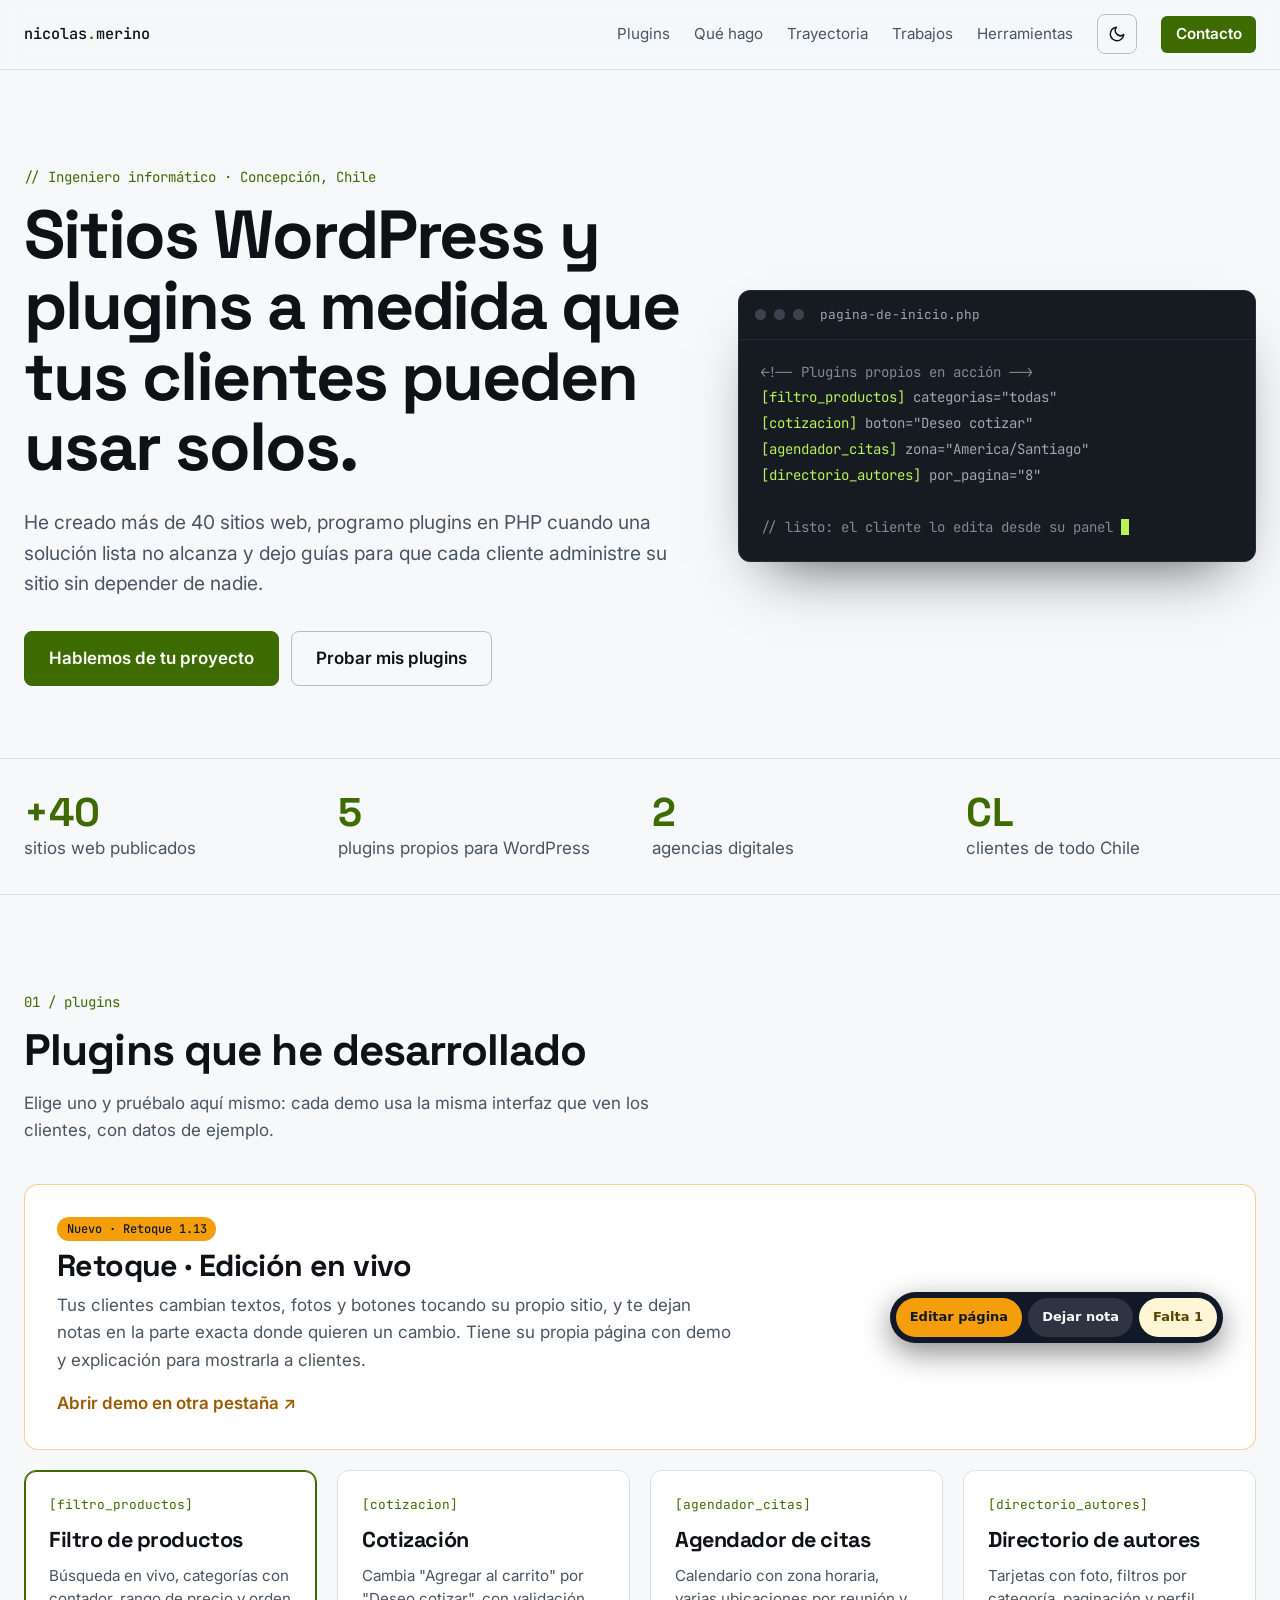
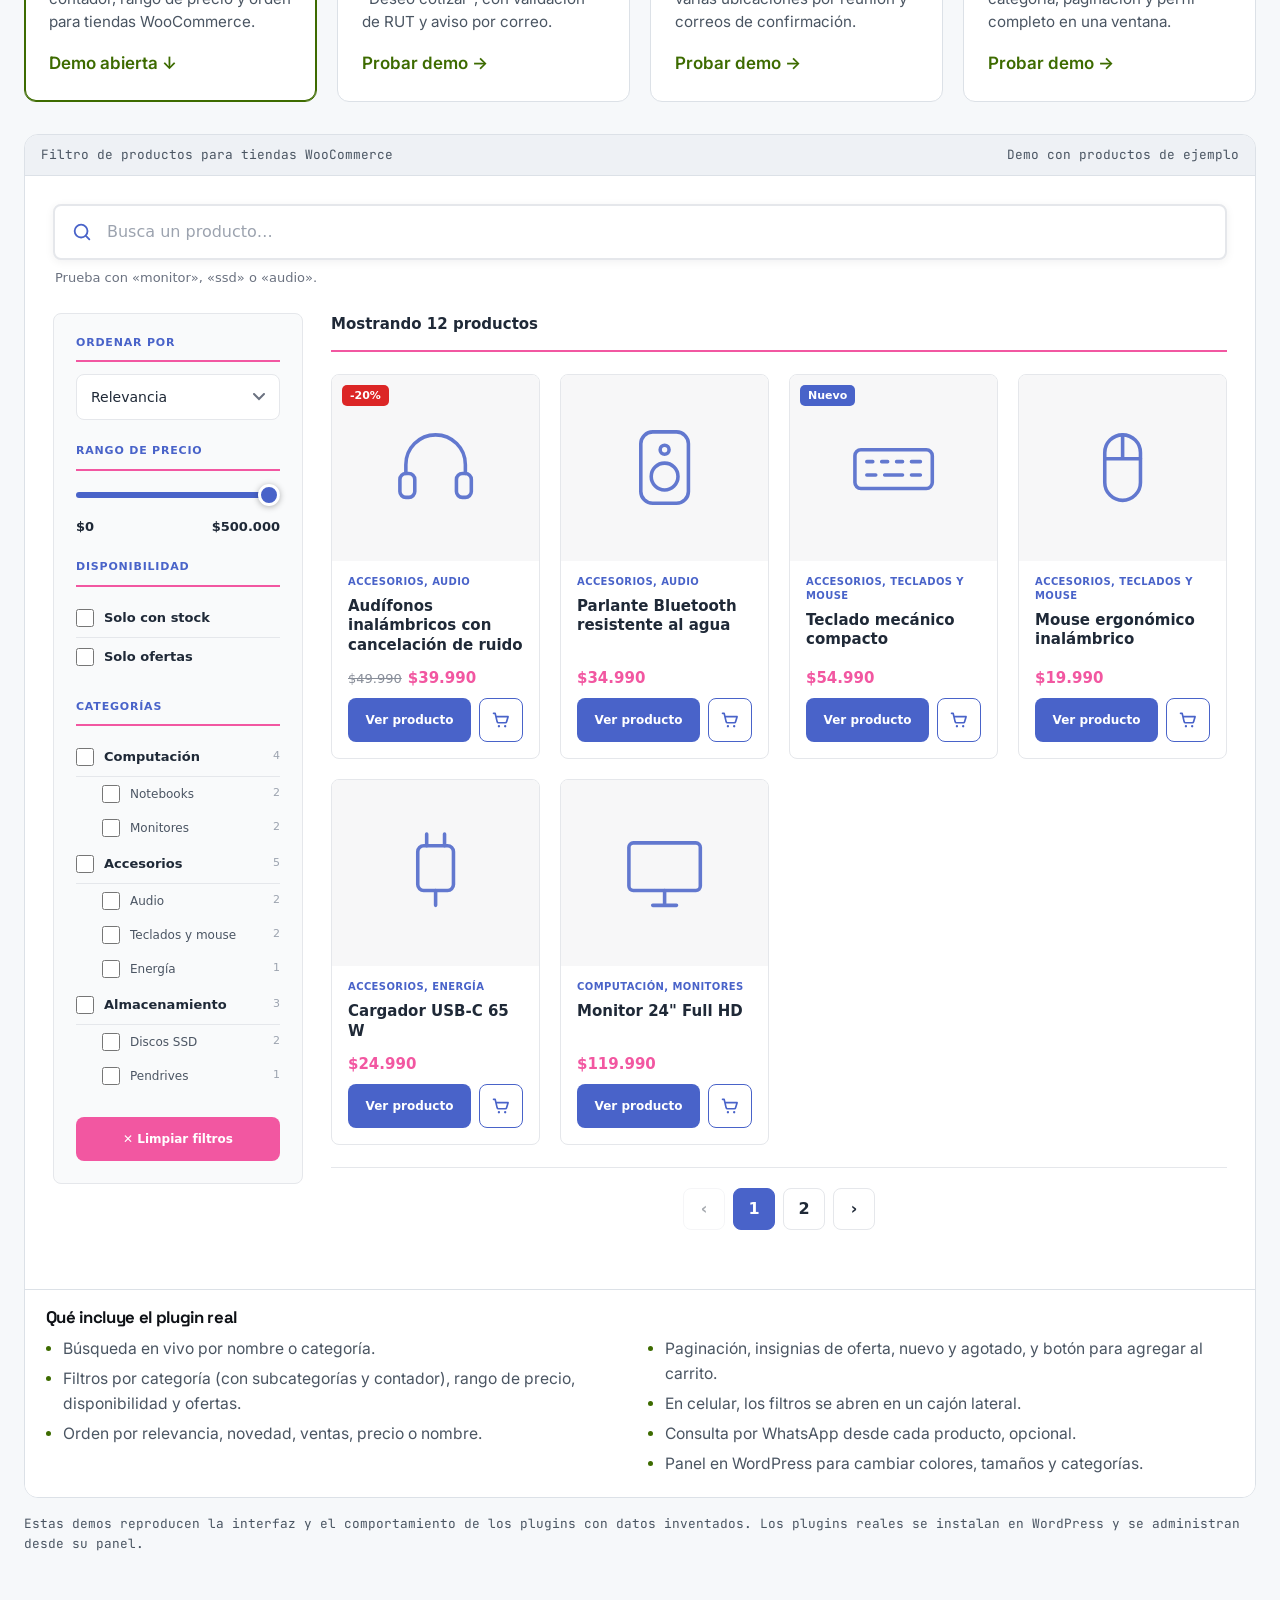
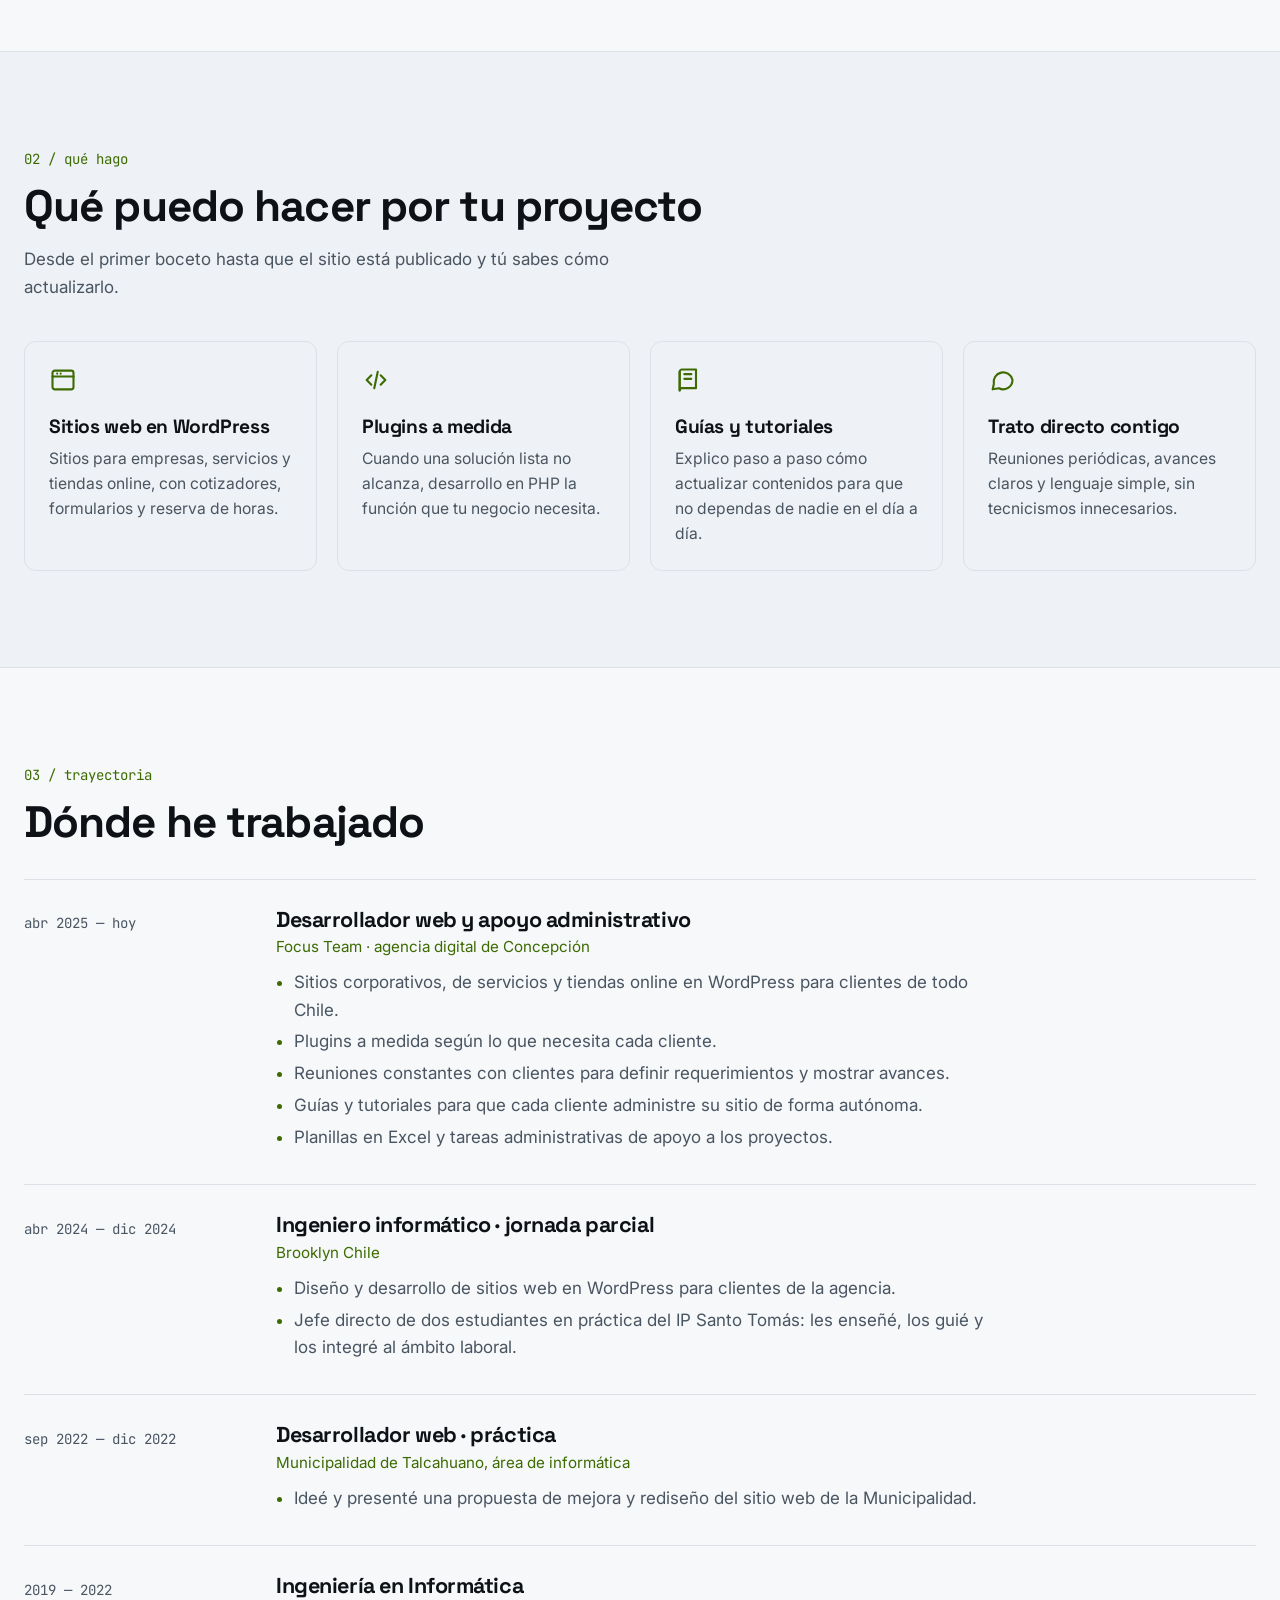
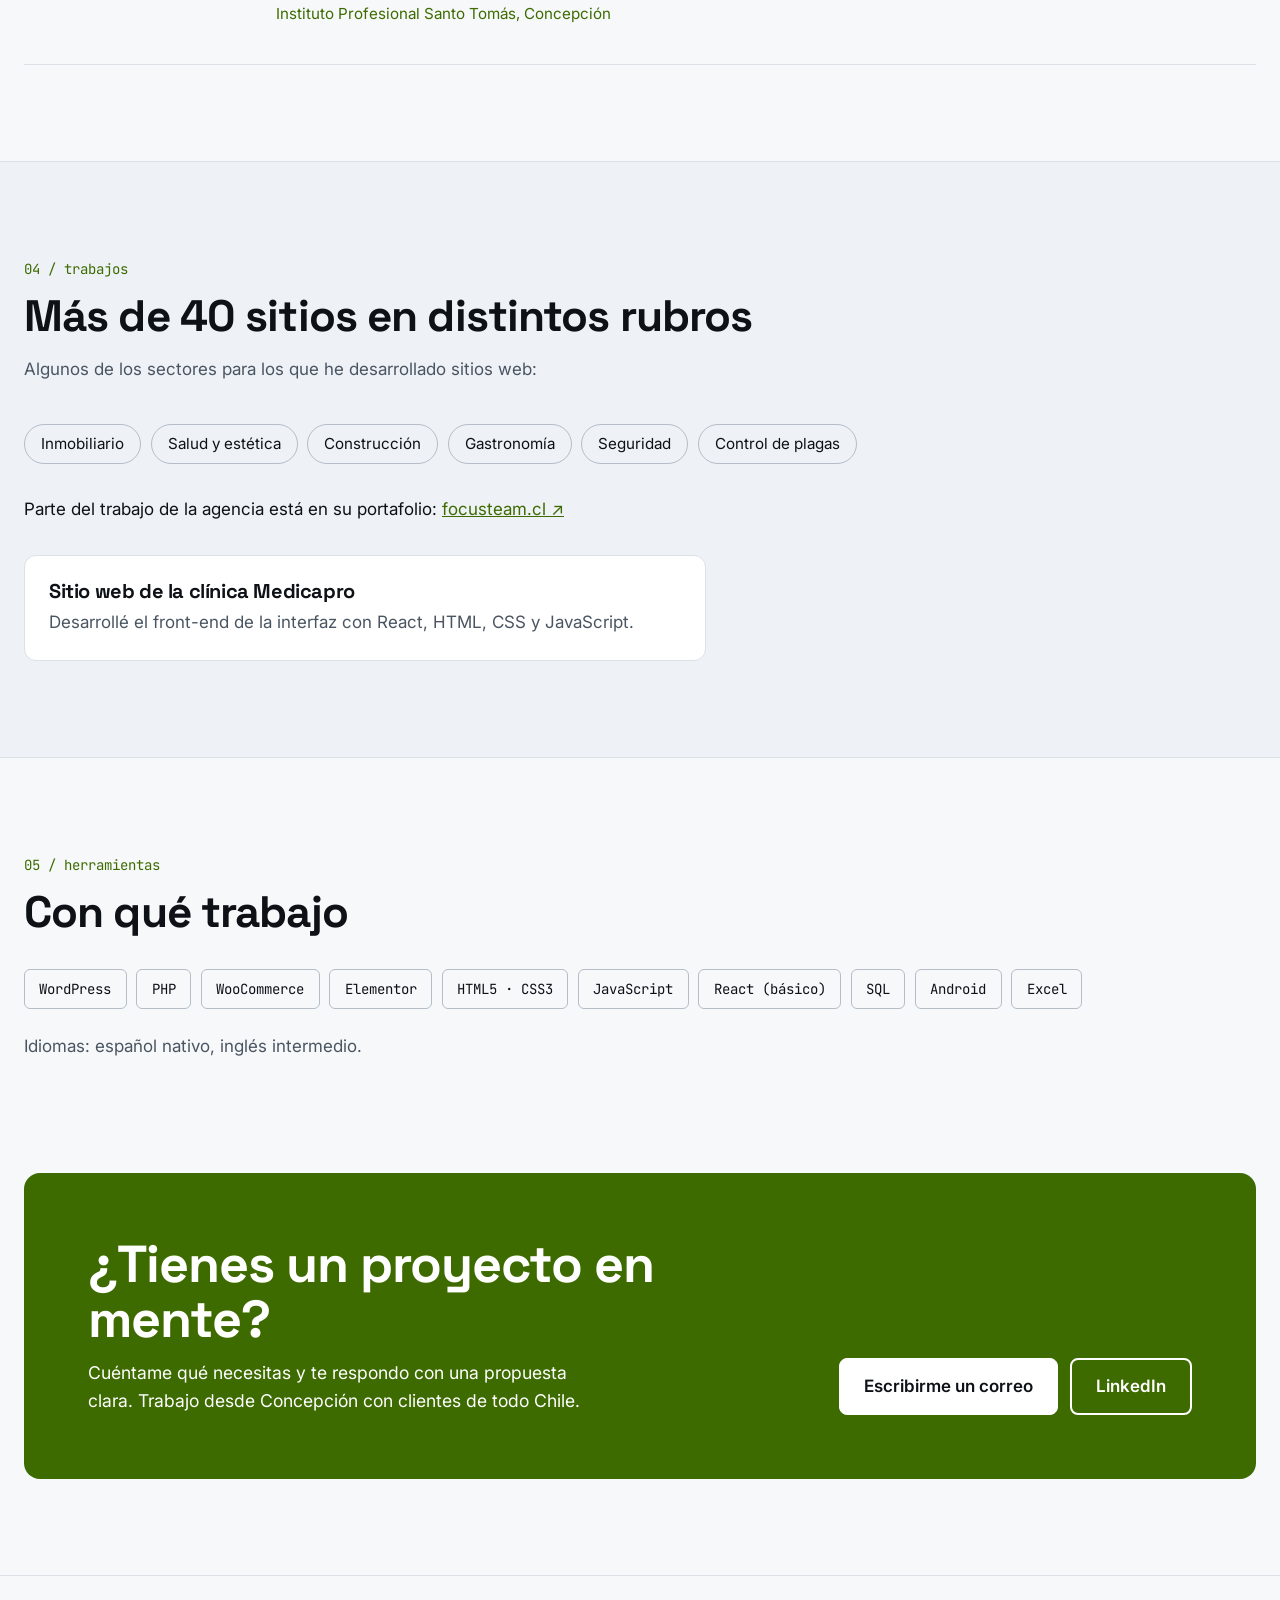
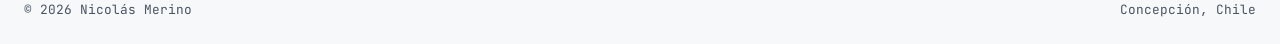
<file: index.html>
<!DOCTYPE html>
<html lang="es">
<head>
<meta charset="utf-8">
<script>
  // Tema guardado por el visitante; la primera vez se usa el del sistema.
  (function () {
    var tema = null;
    try { tema = localStorage.getItem("tema"); } catch (e) {}
    if (tema !== "claro" && tema !== "oscuro") {
      tema = window.matchMedia && window.matchMedia("(prefers-color-scheme: light)").matches ? "claro" : "oscuro";
    }
    document.documentElement.setAttribute("data-tema", tema);
  })();
</script>
<meta name="viewport" content="width=device-width, initial-scale=1, viewport-fit=cover">
<title>Nicolás Merino · Desarrollador web</title>
<meta name="description" content="Portafolio de Nicolás Merino, ingeniero informático en Concepción. Más de 40 sitios web en WordPress, plugins a medida que puedes probar en vivo y guías para que cada cliente administre su propio sitio.">
<meta name="theme-color" content="#0E1116">
<meta property="og:title" content="Nicolás Merino · Desarrollador web">
<meta property="og:description" content="Más de 40 sitios web en WordPress y plugins a medida que puedes probar en vivo.">
<meta property="og:type" content="website">
<link rel="preconnect" href="https://fonts.googleapis.com">
<link rel="preconnect" href="https://fonts.gstatic.com" crossorigin>
<link href="https://fonts.googleapis.com/css2?family=Space+Grotesk:wght@500;700&family=Inter:wght@400;500;600&family=JetBrains+Mono:wght@400;500&family=Open+Sans:wght@400;600;700&display=swap" rel="stylesheet">
<style>
  /* ---------- Variables (diseño oscuro) ---------- */
  :root {
    color-scheme: dark;
    --fondo: #0E1116;
    --fondo-alterno: #12161C;
    --superficie: #161B22;
    --tinta: #E6EDF3;
    --tinta-suave: #9BA7B4;
    --linea: #232A33;
    --linea-fuerte: #3A4450;
    --verde: #1C232C;
    --acento: #B8F35A;
    --acento-claro: #D4FA94;
    --texto-acento: #0E1116;
    --barra-fondo: rgba(14, 17, 22, 0.88);
    --icono-fondo: #111827;
    --ambar-texto: #F59E0B;
    --sombra-ventana: 0 30px 60px -30px rgba(0, 0, 0, 0.7);
    --fuente-titulos: "Space Grotesk", "Segoe UI", system-ui, sans-serif;
    --fuente-texto: "Inter", system-ui, -apple-system, "Segoe UI", Roboto, sans-serif;
    --fuente-mono: "JetBrains Mono", ui-monospace, "Cascadia Code", Consolas, monospace;
  }

  * { box-sizing: border-box; }
  html { scroll-behavior: smooth; scroll-padding-top: 5rem; }
  body {
    margin: 0;
    background: var(--fondo);
    color: var(--tinta);
    font-family: var(--fuente-texto);
    font-size: 1.0625rem;
    line-height: 1.6;
    -webkit-font-smoothing: antialiased;
  }
  h1, h2, h3 { font-family: var(--fuente-titulos); margin: 0; letter-spacing: -0.02em; line-height: 1.1; }
  p { margin: 0 0 1em; }
  a { color: var(--acento); }
  a:hover { color: var(--acento-claro); }
  :focus-visible { outline: 3px solid var(--acento); outline-offset: 3px; border-radius: 4px; }

  .contenedor { width: min(1440px, 100% - 3rem); margin-inline: auto; }
  .seccion { padding: clamp(4rem, 9vw, 6rem) 0; }
  .seccion-alterna { background: var(--fondo-alterno); border-block: 1px solid var(--linea); }
  .rotulo { margin: 0 0 0.75rem; font-family: var(--fuente-mono); font-size: 0.875rem; color: var(--acento); }
  .titulo-seccion { font-size: clamp(2rem, 4vw, 2.75rem); margin-bottom: 1rem; }
  .entrada { color: var(--tinta-suave); max-width: 60ch; margin-bottom: 2.5rem; }

  /* ---------- Saltar al contenido ---------- */
  .saltar { position: absolute; left: 1rem; top: -4rem; z-index: 100; background: var(--acento); color: var(--texto-acento); padding: 0.6rem 1rem; border-radius: 6px; font-weight: 600; text-decoration: none; }
  .saltar:focus { top: 1rem; }

  /* ---------- Barra superior ---------- */
  .barra { position: sticky; top: 0; z-index: 50; background: var(--barra-fondo); backdrop-filter: blur(10px); -webkit-backdrop-filter: blur(10px); border-bottom: 1px solid var(--linea); }
  .barra .contenedor { display: flex; justify-content: space-between; align-items: center; gap: 1rem; padding: 0.9rem 0; }
  .marca { font-family: var(--fuente-mono); font-weight: 500; font-size: 0.95rem; color: var(--tinta); text-decoration: none; white-space: nowrap; }
  .marca span { color: var(--acento); }
  .barra nav { display: flex; align-items: center; gap: 1.5rem; font-size: 0.95rem; overflow-x: auto; scrollbar-width: none; }
  .barra nav::-webkit-scrollbar { display: none; }
  .barra nav a { color: var(--tinta-suave); text-decoration: none; white-space: nowrap; }
  .barra nav a:hover { color: var(--tinta); }
  .barra nav .nav-contacto { color: var(--texto-acento); background: var(--acento); padding: 0.4rem 0.9rem; border-radius: 6px; font-weight: 600; }
  .barra nav .nav-contacto:hover { color: var(--texto-acento); background: var(--acento-claro); }

  /* ---------- Botones ---------- */
  .acciones { display: flex; flex-wrap: wrap; gap: 0.75rem; }
  .boton { display: inline-flex; align-items: center; min-height: 48px; padding: 0.8rem 1.5rem; border-radius: 8px; font-weight: 600; text-decoration: none; background: var(--acento); color: var(--texto-acento); border: 1px solid var(--acento); transition: transform 0.15s ease, background-color 0.15s ease; }
  .boton:hover { color: var(--texto-acento); background: var(--acento-claro); transform: translateY(-2px); }
  .boton.secundario { background: transparent; color: var(--tinta); border-color: var(--linea-fuerte); }
  .boton.secundario:hover { border-color: var(--tinta); color: var(--tinta); }

  /* ---------- Portada ---------- */
  .portada { padding: clamp(3.5rem, 9vw, 6rem) 0 clamp(3rem, 7vw, 4.5rem); }
  .portada .contenedor { display: flex; flex-wrap: wrap; align-items: center; gap: 3.5rem; }
  .portada-texto { flex: 1 1 520px; min-width: 0; }
  .portada h1 { font-size: clamp(2.5rem, 6vw, 4.25rem); line-height: 1.04; letter-spacing: -0.03em; margin-bottom: 1.5rem; }
  .portada .bajada { color: var(--tinta-suave); font-size: 1.2rem; max-width: 56ch; margin-bottom: 2rem; }
  .codigo { flex: 1 1 380px; min-width: 0; background: var(--superficie); border: 1px solid var(--linea); border-radius: 12px; overflow: hidden; font-family: var(--fuente-mono); font-size: 0.875rem; line-height: 1.85; box-shadow: 0 30px 60px -30px rgba(0, 0, 0, 0.7); }
  .codigo-barra { display: flex; align-items: center; gap: 0.5rem; padding: 0.75rem 1rem; border-bottom: 1px solid var(--linea); }
  .codigo-barra i { width: 11px; height: 11px; border-radius: 50%; background: var(--linea-fuerte); }
  .codigo-barra span { margin-left: 0.5rem; color: var(--tinta-suave); font-size: 0.8rem; }
  .codigo pre { margin: 0; padding: 1.25rem 1.4rem; color: #C9D3DD; font: inherit; white-space: pre-wrap; word-break: break-word; }
  .codigo .c { color: #7D8A97; }
  .codigo .s { color: var(--acento); }
  .codigo .a { color: var(--tinta-suave); }
  .cursor { display: inline-block; width: 0.55em; height: 1.1em; vertical-align: -0.2em; background: var(--acento); }

  /* ---------- Cifras ---------- */
  .cifras { border-block: 1px solid var(--linea); }
  .cifras .contenedor { display: grid; grid-template-columns: repeat(auto-fit, minmax(200px, 1fr)); gap: 1.5rem; padding: 2rem 0; }
  .cifra strong { display: block; font-family: var(--fuente-titulos); font-size: 2.5rem; line-height: 1.1; color: var(--acento); }
  .cifra span { color: var(--tinta-suave); }

  /* ---------- Tarjetas de plugins (son las pestañas) ---------- */
  .tarjetas-plugins { display: grid; grid-template-columns: repeat(auto-fit, minmax(250px, 1fr)); gap: 1.25rem; margin-bottom: 2rem; }
  .tarjeta-plugin { display: flex; flex-direction: column; gap: 0.75rem; text-align: left; padding: 1.5rem; border-radius: 12px; border: 1px solid var(--linea); background: var(--superficie); color: var(--tinta); font: inherit; cursor: pointer; transition: border-color 0.15s ease, transform 0.15s ease; }
  .tarjeta-plugin:hover { border-color: var(--linea-fuerte); transform: translateY(-2px); }
  .tarjeta-plugin[aria-selected="true"] { border-color: var(--acento); box-shadow: inset 0 0 0 1px var(--acento); }
  .tarjeta-plugin code { font-family: var(--fuente-mono); font-size: 0.8rem; color: var(--acento); }
  .tarjeta-plugin .nombre { font-family: var(--fuente-titulos); font-weight: 700; font-size: 1.35rem; letter-spacing: -0.02em; line-height: 1.2; }
  .tarjeta-plugin .detalle { color: var(--tinta-suave); font-size: 0.95rem; line-height: 1.5; }
  .tarjeta-plugin .llamado { margin-top: auto; padding-top: 0.25rem; font-weight: 600; color: var(--acento); }
  .tarjeta-plugin .llamado-activo { display: none; }
  .tarjeta-plugin[aria-selected="true"] .llamado-inactivo { display: none; }
  .tarjeta-plugin[aria-selected="true"] .llamado-activo { display: inline; }
  #zona-demos { scroll-margin-top: 5.5rem; }

  /* ---------- Plugin destacado (página aparte) ---------- */
  .sr-only { position: absolute; width: 1px; height: 1px; overflow: hidden; clip: rect(0 0 0 0); white-space: nowrap; }
  .destacado { display: grid; grid-template-columns: minmax(0, 1fr) auto; grid-template-areas: "texto barra" "llamado barra"; gap: 1rem 2rem; align-items: center; margin-bottom: 1.25rem; padding: clamp(1.4rem, 3vw, 2rem); border-radius: 14px; border: 1px solid rgba(245, 158, 11, 0.45); background: linear-gradient(var(--superficie), var(--superficie)) padding-box; color: var(--tinta); text-decoration: none; transition: border-color 0.15s ease, transform 0.15s ease; }
  .destacado:hover { color: var(--tinta); border-color: #F59E0B; transform: translateY(-2px); }
  .destacado-texto { grid-area: texto; display: flex; flex-direction: column; gap: 0.5rem; min-width: 0; }
  .destacado-etiqueta { align-self: flex-start; padding: 0.15rem 0.6rem; border-radius: 999px; background: #F59E0B; color: #111827; font-family: var(--fuente-mono); font-size: 0.75rem; font-weight: 500; }
  .destacado-nombre { font-family: var(--fuente-titulos); font-weight: 700; font-size: clamp(1.5rem, 3vw, 1.9rem); letter-spacing: -0.02em; line-height: 1.15; }
  .destacado-detalle { color: var(--tinta-suave); max-width: 62ch; }
  .destacado .llamado { grid-area: llamado; font-weight: 600; color: var(--ambar-texto); }
  .destacado-barra { grid-area: barra; display: flex; align-items: center; gap: 6px; padding: 6px; border-radius: 999px; background: #111827; box-shadow: 0 10px 30px rgba(0, 0, 0, 0.45); font-family: system-ui, -apple-system, "Segoe UI", Roboto, sans-serif; font-size: 13px; font-weight: 600; white-space: nowrap; }
  .destacado-boton { padding: 9px 14px; border-radius: 999px; background: rgba(255, 255, 255, 0.12); color: #f9fafb; }
  .destacado-boton--editar { background: #F59E0B; color: #111827; }
  .destacado-boton--falta { background: #FFF6D6; color: #5C4400; }
  @media (max-width: 760px) {
    .destacado { grid-template-columns: 1fr; grid-template-areas: "texto" "barra" "llamado"; }
    .destacado-barra { justify-self: start; }
  }

    /* ---------- Demos de plugins ---------- */
  .panel-demo[hidden] { display: none; }
  .demo-marco { border: 1px solid var(--linea); border-radius: 14px; overflow: hidden; background: var(--superficie); }
  .demo-cabecera { display: flex; justify-content: space-between; align-items: center; flex-wrap: wrap; gap: 0.5rem 1rem; padding: 0.6rem 1rem; background: var(--verde); border-bottom: 1px solid var(--linea); font-family: var(--fuente-titulos); font-size: 0.88rem; color: var(--tinta); }
  .demo-cabecera button { font: inherit; font-weight: 700; color: var(--tinta); background: transparent; border: 1px solid var(--tinta); border-radius: 999px; padding: 0.2rem 0.85rem; cursor: pointer; }
  .demo-cabecera button:hover { background: var(--tinta); color: var(--fondo); }
  .demo-incluye { padding: 1.1rem 1.3rem 1.3rem; border-top: 1px solid var(--linea); background: var(--superficie); }
  .demo-incluye h3 { font-size: 1.05rem; font-weight: 700; margin-bottom: 0.6rem; }
  .demo-incluye ul { margin: 0; padding-left: 1.1rem; columns: 2; column-gap: 2rem; font-size: 0.98rem; }
  .demo-incluye li { margin-bottom: 0.3rem; break-inside: avoid; }
  .nota-demo { font-size: 0.92rem; color: var(--tinta-suave); margin: 1rem 0 0; }

  /* Zona que simula la página de un cliente: siempre clara, sin importar el tema del portafolio */
  .demo-plugin { color-scheme: light; background: #fff; color: #1f2937; font-family: system-ui, -apple-system, "Segoe UI", Roboto, "Helvetica Neue", Arial, sans-serif; font-size: 16px; line-height: 1.5; letter-spacing: normal; padding: clamp(14px, 3vw, 28px); }
  .demo-plugin *, .demo-plugin *::before, .demo-plugin *::after { box-sizing: border-box; }
  /* :where() deja estas reglas con la menor prioridad, para que los estilos de cada plugin las puedan reemplazar */
  .demo-plugin :where(h2, h3, h4) { font-family: inherit; letter-spacing: normal; line-height: 1.3; margin: 0; padding: 0; }
  .demo-plugin :where(p) { max-width: none; margin: 0; }
  .demo-plugin :where(ul, ol, fieldset, legend) { margin: 0; padding: 0; }
  .demo-plugin :where(button, input, select, textarea) { font-family: inherit; font-size: inherit; color: inherit; }
  .demo-plugin :focus-visible { outline: 3px solid #7c93e6; outline-offset: 2px; }
  .demo-estado { min-height: 1.4em; margin-top: 12px; font-size: 0.88rem; color: #6b7280; text-align: center; }

  /* ============ 1. Filtro de productos (ftfp) ============ */
  .ftfp-filtro { --ftfp-primary: #4963C9; --ftfp-accent: #F257A1; --ftfp-text: #1F2937; --ftfp-muted: #6B7280; --ftfp-border: #E5E7EB; --ftfp-surface: #F9FAFB; --ftfp-radius: 8px; --ftfp-control-h: 46px; color: var(--ftfp-text); }
  .ftfp-searchbar { margin-bottom: 26px; }
  .ftfp-search { position: relative; display: flex; align-items: center; }
  .ftfp-filtro .ftfp-search-input { width: 100%; height: 56px; margin: 0; padding: 0 48px 0 52px; border: 2px solid var(--ftfp-border); border-radius: var(--ftfp-radius); background: #fff; color: var(--ftfp-text); font-size: 16px; font-weight: 500; box-shadow: 0 2px 10px rgba(17, 24, 39, .06); -webkit-appearance: none; appearance: none; transition: border-color .2s ease, box-shadow .2s ease; }
  .ftfp-filtro .ftfp-search-input::-webkit-search-cancel-button { display: none; }
  .ftfp-filtro .ftfp-search-input::placeholder { color: #9CA3AF; opacity: 1; }
  .ftfp-filtro .ftfp-search-input:focus { outline: none; border-color: var(--ftfp-primary); box-shadow: 0 0 0 4px color-mix(in srgb, var(--ftfp-primary) 15%, transparent); }
  .ftfp-search-icon { position: absolute; left: 18px; top: 50%; transform: translateY(-50%); display: flex; color: var(--ftfp-primary); pointer-events: none; }
  .ftfp-search-clear { position: absolute; right: 10px; top: 50%; transform: translateY(-50%); display: none; align-items: center; justify-content: center; width: 32px; height: 32px; padding: 0; border: 0; border-radius: 50%; background: #F3F4F6; color: var(--ftfp-muted); font-size: 13px; cursor: pointer; }
  .ftfp-search-clear.is-visible { display: flex; }
  .ftfp-search-clear:hover { background: #E5E7EB; color: var(--ftfp-text); }
  .ftfp-search-hint { margin: 8px 2px 0; font-size: 13px; color: var(--ftfp-muted); }
  .ftfp-wrapper { display: grid; grid-template-columns: 250px minmax(0, 1fr); gap: 28px; align-items: start; }
  .ftfp-sidebar { background: var(--ftfp-surface); border: 1px solid var(--ftfp-border); border-radius: var(--ftfp-radius); }
  .ftfp-sidebar-body { display: flex; flex-direction: column; gap: 24px; padding: 22px; }
  .ftfp-filter-title { margin: 0 0 12px; padding: 0 0 10px; border-bottom: 2px solid var(--ftfp-accent); color: var(--ftfp-primary); font-size: 11px; font-weight: 700; letter-spacing: .8px; text-transform: uppercase; }
  .ftfp-select { width: 100%; height: var(--ftfp-control-h); padding: 0 38px 0 14px; border: 1px solid var(--ftfp-border); border-radius: var(--ftfp-radius); background: #fff url("data:image/svg+xml,%3Csvg xmlns='http://www.w3.org/2000/svg' width='12' height='8' viewBox='0 0 12 8'%3E%3Cpath d='M1 1l5 5 5-5' stroke='%236B7280' stroke-width='2' fill='none' stroke-linecap='round'/%3E%3C/svg%3E") no-repeat right 14px center; color: var(--ftfp-text); font-size: 14px; font-weight: 500; cursor: pointer; -webkit-appearance: none; appearance: none; }
  .ftfp-select:focus { outline: none; border-color: var(--ftfp-primary); box-shadow: 0 0 0 3px color-mix(in srgb, var(--ftfp-primary) 15%, transparent); }
  .ftfp-range { --ftfp-fill: 100%; display: block; width: 100%; height: 24px; margin: 6px 0 10px; padding: 0; border: 0; background: transparent; cursor: pointer; -webkit-appearance: none; appearance: none; }
  .ftfp-range::-webkit-slider-runnable-track { height: 6px; border-radius: 3px; background: linear-gradient(to right, var(--ftfp-primary) 0, var(--ftfp-primary) var(--ftfp-fill), #E5E7EB var(--ftfp-fill), #E5E7EB 100%); }
  .ftfp-range::-webkit-slider-thumb { -webkit-appearance: none; appearance: none; width: 22px; height: 22px; margin-top: -8px; border-radius: 50%; border: 3px solid #fff; background: var(--ftfp-primary); box-shadow: 0 1px 6px rgba(0, 0, 0, .3); cursor: pointer; }
  .ftfp-range::-moz-range-track { height: 6px; border-radius: 3px; background: #E5E7EB; }
  .ftfp-range::-moz-range-progress { height: 6px; border-radius: 3px; background: var(--ftfp-primary); }
  .ftfp-range::-moz-range-thumb { width: 16px; height: 16px; border-radius: 50%; border: 3px solid #fff; background: var(--ftfp-primary); box-shadow: 0 1px 6px rgba(0, 0, 0, .3); cursor: pointer; }
  .ftfp-price-values { display: flex; justify-content: space-between; font-size: 13px; font-weight: 700; }
  .ftfp-categories { display: flex; flex-direction: column; }
  .ftfp-category-main-label, .ftfp-category-label { display: flex; align-items: center; gap: 10px; margin: 0; cursor: pointer; user-select: none; line-height: 1.35; transition: color .2s ease; }
  .ftfp-category-main-label { padding: 10px 0; border-bottom: 1px solid var(--ftfp-border); font-size: 13px; font-weight: 600; }
  .ftfp-category-label { padding: 8px 0 8px 26px; color: #4B5563; font-size: 12px; font-weight: 500; }
  .ftfp-category-main-label:hover, .ftfp-category-label:hover { color: var(--ftfp-primary); }
  .ftfp-category-checkbox { width: 18px; height: 18px; margin: 0; flex-shrink: 0; cursor: pointer; accent-color: var(--ftfp-primary); }
  .ftfp-category-count { margin-left: auto; color: #9CA3AF; font-size: 11px; font-weight: 500; }
  .ftfp-avail-box .ftfp-category-main-label:last-child { border-bottom: 0; }
  .ftfp-reset-btn { display: inline-flex; align-items: center; justify-content: center; width: 100%; min-height: 44px; padding: 10px 14px; border: 0; border-radius: var(--ftfp-radius); background: var(--ftfp-accent); color: #fff; font-size: 12px; font-weight: 700; cursor: pointer; transition: background-color .2s ease; }
  .ftfp-reset-btn:hover { background: #E0408A; }
  .ftfp-main { display: flex; flex-direction: column; gap: 22px; min-width: 0; }
  .ftfp-header { display: flex; align-items: center; justify-content: space-between; flex-wrap: wrap; gap: 12px; padding-bottom: 14px; border-bottom: 2px solid var(--ftfp-accent); }
  .ftfp-count { font-size: 15px; font-weight: 700; }
  .ftfp-count-query strong { color: var(--ftfp-primary); }
  .ftfp-filter-toggle { display: none; align-items: center; gap: 8px; padding: 10px 16px; border: 1px solid var(--ftfp-border); border-radius: var(--ftfp-radius); background: #fff; color: var(--ftfp-text); font-size: 14px; font-weight: 700; cursor: pointer; box-shadow: 0 1px 4px rgba(17, 24, 39, .06); }
  .ftfp-filter-toggle svg { color: var(--ftfp-primary); }
  .ftfp-filter-badge { display: none; min-width: 20px; height: 20px; padding: 0 6px; border-radius: 10px; background: var(--ftfp-primary); color: #fff; font-size: 11px; font-weight: 700; line-height: 20px; text-align: center; }
  .ftfp-filter-badge.is-visible { display: inline-block; }
  .ftfp-grid { display: grid; grid-template-columns: repeat(auto-fill, minmax(190px, 1fr)); gap: 20px; width: 100%; }
  .ftfp-product-card { display: flex; flex-direction: column; height: 100%; overflow: hidden; background: #fff; border: 1px solid var(--ftfp-border); border-radius: var(--ftfp-radius); transition: border-color .2s ease, box-shadow .2s ease, transform .2s ease; }
  .ftfp-product-card:hover { border-color: #F257A1; box-shadow: 0 8px 22px rgba(17, 24, 39, .10); transform: translateY(-3px); }
  .ftfp-product-image { position: relative; display: flex; align-items: center; justify-content: center; width: 100%; aspect-ratio: 1 / .9; background: #F7F7F8; color: var(--ftfp-primary); }
  .ftfp-product-image svg { width: 46%; height: auto; opacity: .85; }
  .ftfp-badges { position: absolute; top: 10px; left: 10px; display: flex; flex-direction: column; align-items: flex-start; gap: 5px; }
  .ftfp-badge { display: inline-block; padding: 4px 8px; border-radius: 5px; color: #fff; font-size: 11px; font-weight: 700; line-height: 1.2; }
  .ftfp-badge-sale { background: #DC2626; }
  .ftfp-badge-new { background: var(--ftfp-primary); }
  .ftfp-badge-oos { background: #6B7280; }
  .ftfp-oos .ftfp-product-image svg { opacity: .35; filter: grayscale(.6); }
  .ftfp-product-info { display: flex; flex-direction: column; flex-grow: 1; gap: 8px; padding: 14px 16px 16px; }
  .ftfp-product-category { color: var(--ftfp-primary); font-size: 10px; font-weight: 700; letter-spacing: .4px; line-height: 1.4; text-transform: uppercase; }
  .ftfp-product-title { font-size: 15px; font-weight: 600; word-break: break-word; }
  .ftfp-product-price { margin-top: auto; padding-top: 4px; font-size: 15px; font-weight: 700; color: #F257A1; }
  .ftfp-product-price del { color: #6B7280; opacity: .8; font-weight: 500; margin-right: 6px; font-size: 13px; }
  .ftfp-product-price ins { text-decoration: none; }
  .ftfp-actions { display: flex; align-items: stretch; gap: 8px; }
  .ftfp-btn { flex: 1; min-width: 0; display: inline-flex; align-items: center; justify-content: center; min-height: 44px; padding: 10px 14px; border: 0; border-radius: var(--ftfp-radius); background: var(--ftfp-primary); color: #fff; font-size: 12px; font-weight: 700; cursor: pointer; transition: filter .2s ease, box-shadow .2s ease; }
  .ftfp-btn:hover { filter: brightness(1.12); box-shadow: 0 4px 12px rgba(17, 24, 39, .18); }
  .ftfp-cart-btn { flex: 0 0 44px; width: 44px; min-height: 44px; display: inline-flex; align-items: center; justify-content: center; padding: 0; border: 1px solid var(--ftfp-primary); border-radius: var(--ftfp-radius); background: #fff; color: var(--ftfp-primary); cursor: pointer; transition: background-color .2s ease, color .2s ease; }
  .ftfp-cart-btn:hover { background: var(--ftfp-primary); color: #fff; }
  .ftfp-cart-btn .ftfp-ico-ok { display: none; }
  .ftfp-cart-btn.added { background: #16A34A; border-color: #16A34A; color: #fff; }
  .ftfp-cart-btn.added .ftfp-ico-cart { display: none; }
  .ftfp-cart-btn.added .ftfp-ico-ok { display: block; }
  .ftfp-pagination { display: flex; flex-wrap: wrap; align-items: center; justify-content: center; gap: 8px; padding-top: 20px; border-top: 1px solid var(--ftfp-border); }
  .ftfp-pagination:empty { display: none; }
  .ftfp-page-link { display: inline-flex; align-items: center; justify-content: center; min-width: 42px; height: 42px; padding: 0 14px; border: 1px solid var(--ftfp-border); border-radius: var(--ftfp-radius); background: #fff; color: var(--ftfp-text); font-weight: 600; cursor: pointer; transition: all .2s ease; }
  .ftfp-page-link:hover:not(:disabled) { border-color: var(--ftfp-primary); color: var(--ftfp-primary); }
  .ftfp-page-link.is-active { background: var(--ftfp-primary); border-color: var(--ftfp-primary); color: #fff; }
  .ftfp-page-link:disabled { opacity: .4; cursor: default; }
  .ftfp-no-results { grid-column: 1 / -1; padding: 50px 24px; text-align: center; color: var(--ftfp-muted); }
  .ftfp-no-results strong { display: block; margin-bottom: 8px; color: var(--ftfp-text); font-size: 17px; }

  /* ============ 2. Cotización (txc) ============ */
  .txc { --txc-azul: #1a3a6b; --txc-azul-2: #234b88; --txc-texto: #1e293b; --txc-suave: #64748b; --txc-borde: #cbd5e1; --txc-fondo: #f7f8fa; --txc-rojo: #dc2626; --txc-verde: #16a34a; --txc-radio: 8px; max-width: 1040px; margin: 0 auto; color: var(--txc-texto); }
  .txc-intro { margin: 0 0 20px; font-size: 16px; line-height: 1.55; color: #475569; }
  .txc-intro span { display: block; margin-top: 4px; font-size: 14px; color: var(--txc-suave); }
  .txc-grid { display: grid; grid-template-columns: minmax(0, 1fr); gap: 20px; }
  .txc-resumen { background: var(--txc-fondo); border: 1px solid #e2e8f0; border-left: 4px solid var(--txc-azul); border-radius: var(--txc-radio); padding: 18px; align-self: start; }
  .txc-resumen__titulo { margin: 0 0 14px; font-size: 13px; font-weight: 700; letter-spacing: .06em; text-transform: uppercase; color: var(--txc-azul); }
  .txc-prod { display: flex; gap: 14px; align-items: center; }
  .txc-prod__img { flex: 0 0 72px; width: 72px; height: 72px; border-radius: 6px; background: #fff; border: 1px solid #e2e8f0; display: flex; align-items: center; justify-content: center; color: var(--txc-azul); }
  .txc-prod__img svg { width: 44px; height: 44px; }
  .txc-prod__nombre { font-weight: 700; font-size: 16px; line-height: 1.35; }
  .txc-prod__sku { font-size: 13px; color: var(--txc-suave); margin-top: 2px; }
  .txc-prod__precio { font-size: 15px; color: var(--txc-azul); margin-top: 4px; font-weight: 600; }
  .txc-link { display: inline-block; margin-top: 14px; padding: 0; border: 0; background: none; font-size: 14px; color: var(--txc-azul); text-decoration: underline; text-underline-offset: 3px; cursor: pointer; }
  .txc-pasos { list-style: none; margin: 18px 0 0; padding: 16px 0 0; border-top: 1px solid #e2e8f0; display: none; }
  .txc-pasos li { display: flex; align-items: center; gap: 10px; margin: 0 0 10px; font-size: 14px; color: #475569; }
  .txc-pasos li span { flex: 0 0 24px; height: 24px; border-radius: 50%; background: var(--txc-azul); color: #fff; font-size: 12px; font-weight: 700; display: inline-flex; align-items: center; justify-content: center; }
  .txc-seccion { border: 0; margin: 0 0 22px; min-width: 0; }
  .txc-seccion legend { display: block; width: 100%; margin: 0 0 14px; padding: 0 0 8px; border-bottom: 2px solid var(--txc-azul); font-size: 13px; font-weight: 700; letter-spacing: .06em; text-transform: uppercase; color: var(--txc-azul); float: none; }
  .txc-fila { display: grid; grid-template-columns: minmax(0, 1fr); gap: 0 16px; }
  .txc-campo { margin: 0 0 14px; min-width: 0; }
  .txc-campo label, .txc-label { display: block; margin: 0 0 6px; font-size: 15px; font-weight: 600; color: var(--txc-texto); line-height: 1.3; }
  .txc abbr { color: var(--txc-rojo); text-decoration: none; cursor: help; }
  .txc-opc { font-weight: 400; color: var(--txc-suave); }
  .txc-campo input[type="text"], .txc-campo input[type="email"], .txc-campo input[type="tel"], .txc-campo input[type="number"], .txc-campo select, .txc-campo textarea { width: 100%; min-height: 46px; padding: 10px 12px; border: 1px solid var(--txc-borde); border-radius: var(--txc-radio); background: #fff; color: var(--txc-texto); font-size: 16px; line-height: 1.4; }
  .txc-campo textarea { resize: vertical; min-height: 110px; }
  .txc-campo input:focus, .txc-campo select:focus, .txc-campo textarea:focus { outline: none; border-color: var(--txc-azul); box-shadow: 0 0 0 3px rgba(26, 58, 107, .15); }
  .txc-campo [aria-invalid="true"] { border-color: var(--txc-rojo); background: #fff7f7; }
  .txc-campo select:disabled { background: #f1f5f9; color: var(--txc-suave); cursor: not-allowed; }
  .txc-error { display: block; margin-top: 5px; font-size: 13.5px; color: var(--txc-rojo); }
  .txc-error[hidden] { display: none; }
  .txc-tel { display: flex; }
  .txc-tel__pref { display: inline-flex; align-items: center; padding: 0 12px; border: 1px solid var(--txc-borde); border-right: 0; border-radius: var(--txc-radio) 0 0 var(--txc-radio); background: #f1f5f9; color: var(--txc-suave); font-weight: 600; }
  .txc-campo .txc-tel input { border-radius: 0 var(--txc-radio) var(--txc-radio) 0; }
  .txc-couriers { display: grid; grid-template-columns: repeat(auto-fit, minmax(130px, 1fr)); gap: 10px; }
  .txc-courier { margin: 0; cursor: pointer; }
  .txc-campo .txc-courier { margin: 0; font-weight: 600; }
  .txc-courier input { position: absolute; opacity: 0; pointer-events: none; }
  .txc-courier__caja { position: relative; display: flex; flex-direction: column; align-items: center; justify-content: center; gap: 6px; min-height: 88px; padding: 12px 8px; border: 2px solid var(--txc-borde); border-radius: var(--txc-radio); background: #fff; color: var(--txc-suave); text-align: center; transition: border-color .15s ease, background .15s ease; }
  .txc-courier__nombre { font-size: 14px; font-weight: 700; color: var(--txc-texto); }
  .txc-courier input:checked + .txc-courier__caja { border-color: var(--txc-azul); background: #eef3fa; color: var(--txc-azul); }
  .txc-courier input:focus-visible + .txc-courier__caja { outline: 3px solid #7c93e6; outline-offset: 2px; }
  .txc-courier__check { position: absolute; top: 6px; right: 6px; width: 18px; height: 18px; border-radius: 50%; background: var(--txc-azul); display: none; }
  .txc-courier__check::after { content: ""; position: absolute; left: 6px; top: 3px; width: 5px; height: 9px; border: solid #fff; border-width: 0 2px 2px 0; transform: rotate(45deg); }
  .txc-courier input:checked + .txc-courier__caja .txc-courier__check { display: block; }
  .txc-stepper { display: inline-flex; align-items: stretch; }
  .txc-stepper__btn { width: 46px; border: 1px solid var(--txc-borde); background: #f1f5f9; color: var(--txc-azul); font-size: 22px; font-weight: 700; cursor: pointer; }
  .txc-stepper__btn:first-child { border-radius: var(--txc-radio) 0 0 var(--txc-radio); }
  .txc-stepper__btn:last-child { border-radius: 0 var(--txc-radio) var(--txc-radio) 0; }
  .txc-campo .txc-stepper input { width: 84px; border-radius: 0; text-align: center; border-left: 0; border-right: 0; }
  .txc-alerta { margin: 0 0 18px; padding: 12px 14px; border: 1px solid #fecaca; border-radius: var(--txc-radio); background: #fef2f2; color: #991b1b; font-size: 15px; }
  .txc-enviar { display: inline-flex; align-items: center; justify-content: center; width: 100%; min-height: 52px; padding: 12px 28px; border: 0; border-radius: var(--txc-radio); background: var(--txc-azul); color: #fff; font-size: 17px; font-weight: 700; cursor: pointer; box-shadow: 0 2px 6px rgba(26, 58, 107, .25); transition: background .15s ease; }
  .txc-enviar:hover { background: var(--txc-azul-2); }
  .txc-nota { margin: 14px 0 0; font-size: 14px; color: var(--txc-suave); line-height: 1.5; }
  .txc-gracias { max-width: 560px; margin: 0 auto; padding: 24px 0; text-align: center; }
  .txc-gracias__icono { width: 64px; height: 64px; margin: 0 auto 16px; border-radius: 50%; background: var(--txc-verde); color: #fff; display: flex; align-items: center; justify-content: center; }
  .txc-gracias h2 { font-size: 26px; margin-bottom: 12px; color: var(--txc-azul); }
  .txc-gracias p { margin-bottom: 12px; line-height: 1.55; }
  .txc-gracias__sub { color: var(--txc-suave); }
  .txc-btn-wsp { display: inline-flex; align-items: center; gap: 8px; padding: 12px 22px; border: 0; border-radius: var(--txc-radio); background: #25D366; color: #fff; font-size: 16px; font-weight: 700; cursor: pointer; }
  .txc-btn-wsp:hover { filter: brightness(.94); }
  @media (min-width: 860px) {
    .txc-grid { grid-template-columns: 300px minmax(0, 1fr); gap: 32px; }
    .txc-pasos { display: block; }
    .txc-fila { grid-template-columns: repeat(2, minmax(0, 1fr)); }
  }

  /* ============ 3. Agendador de citas (ac) ============ */
  .ac-agendador { --ac-color: #0f766e; --ac-fondo: #ffffff; --ac-texto: #1a1f2b; --ac-suave: #5b6676; --ac-borde: #dde2e9; --ac-panel: color-mix(in srgb, var(--ac-color) 6%, #fff); --ac-radio: 18px; --ac-radio-dia: 11px; --ac-sombra: 0 6px 24px rgba(20, 30, 50, .08); width: 100%; max-width: 880px; margin: 0 auto; color: var(--ac-texto); line-height: 1.45; }
  .ac-tarjeta { display: grid; grid-template-columns: minmax(200px, 280px) minmax(0, 1fr); background: var(--ac-fondo); border: 1px solid var(--ac-borde); border-radius: var(--ac-radio); box-shadow: var(--ac-sombra); overflow: hidden; min-height: 440px; }
  .ac-confirmada .ac-tarjeta { grid-template-columns: minmax(0, 1fr); }
  .ac-info { position: relative; padding: 28px 24px; background: var(--ac-panel); border-right: 1px solid color-mix(in srgb, var(--ac-color) 14%, var(--ac-borde)); }
  .ac-atras { width: 38px; height: 38px; margin: 0 0 16px; display: inline-flex; align-items: center; justify-content: center; color: var(--ac-color); background: var(--ac-fondo); border: 1px solid var(--ac-borde); border-radius: 50%; cursor: pointer; }
  .ac-atras:hover { border-color: var(--ac-color); }
  .ac-anfitrion { margin: 0 0 4px; font-size: 14px; font-weight: 600; color: var(--ac-suave); }
  .ac-titulo { margin: 0 0 16px; font-size: 22px; font-weight: 700; line-height: 1.25; }
  .ac-meta { list-style: none; display: flex; flex-direction: column; gap: 10px; margin: 0 0 16px; }
  .ac-meta li { display: flex; align-items: flex-start; gap: 10px; }
  .ac-meta .ac-icono { flex: 0 0 18px; margin-top: 2px; color: var(--ac-color); }
  .ac-meta .ac-seleccion { font-weight: 700; color: var(--ac-color); }
  .ac-ayuda { display: block; font-size: 13px; color: var(--ac-suave); font-weight: 400; }
  .ac-descripcion { font-size: 14px; color: var(--ac-suave); line-height: 1.55; }
  .ac-icono { width: 18px; height: 18px; flex: none; }
  .ac-principal { padding: 28px 30px; min-width: 0; }
  .ac-pasos { list-style: none; display: flex; flex-wrap: wrap; gap: 6px 18px; margin: 0 0 18px; }
  .ac-paso { display: flex; align-items: center; gap: 8px; font-size: 13px; color: var(--ac-suave); }
  .ac-paso-numero { width: 24px; height: 24px; display: inline-flex; align-items: center; justify-content: center; border-radius: 50%; border: 1px solid var(--ac-borde); font-size: 12px; font-weight: 700; }
  .ac-paso-actual { color: var(--ac-texto); font-weight: 700; }
  .ac-paso-actual .ac-paso-numero { background: var(--ac-color); border-color: var(--ac-color); color: #fff; }
  .ac-paso-hecho .ac-paso-numero { background: color-mix(in srgb, var(--ac-color) 14%, #fff); border-color: transparent; color: var(--ac-color); }
  .ac-encabezado { margin: 0 0 16px; font-size: 20px; font-weight: 700; outline: none; }
  .ac-error { margin: 0 0 14px; padding: 10px 12px; border-radius: 8px; background: #fef2f2; border: 1px solid #fecaca; color: #991b1b; font-size: 14px; }
  .ac-error:empty { display: none; }
  .ac-selector { display: grid; grid-template-columns: minmax(0, 1fr); gap: 22px; }
  .ac-selector.ac-con-horas { grid-template-columns: minmax(0, 1fr) 170px; }
  .ac-cal-cabecera { display: flex; align-items: center; justify-content: space-between; margin-bottom: 12px; }
  .ac-mes { font-size: 16px; font-weight: 700; }
  .ac-nav { width: 38px; height: 38px; display: inline-flex; align-items: center; justify-content: center; color: var(--ac-color); background: var(--ac-fondo); border: 1px solid var(--ac-borde); border-radius: 50%; cursor: pointer; }
  .ac-nav:hover:not(:disabled) { border-color: var(--ac-color); }
  .ac-nav:disabled { opacity: .35; cursor: default; }
  .ac-semana, .ac-dias { display: grid; grid-template-columns: repeat(7, minmax(0, 1fr)); gap: 6px; }
  .ac-semana span { padding: 4px 0; text-align: center; font-size: 12px; font-weight: 700; color: var(--ac-suave); }
  .ac-dia { aspect-ratio: 1; display: inline-flex; align-items: center; justify-content: center; position: relative; padding: 0; border: 0; border-radius: var(--ac-radio-dia); background: none; color: #a3acb9; font-size: 15px; cursor: default; }
  .ac-dia.ac-libre { background: color-mix(in srgb, var(--ac-color) 10%, #fff); color: var(--ac-color); font-weight: 700; cursor: pointer; transition: background .15s ease; }
  .ac-dia.ac-libre:hover { background: color-mix(in srgb, var(--ac-color) 20%, #fff); }
  .ac-dia.ac-activo, .ac-dia.ac-activo:hover { background: var(--ac-color); color: #fff; }
  .ac-dia.ac-hoy::after { content: ""; position: absolute; bottom: 5px; left: 50%; width: 4px; height: 4px; margin-left: -2px; border-radius: 50%; background: currentColor; }
  .ac-estado { margin-top: 12px; font-size: 14px; color: var(--ac-suave); }
  .ac-zona-caja { margin-top: 18px; }
  .ac-zona-caja label { display: block; margin-bottom: 6px; font-size: 13px; font-weight: 600; color: var(--ac-suave); }
  .ac-zona-fila { display: flex; align-items: center; gap: 8px; color: var(--ac-suave); }
  .ac-zona { flex: 1; min-width: 0; padding: 9px 10px; border: 1px solid var(--ac-borde); border-radius: 8px; background: #fff; color: var(--ac-texto); font-size: 14px; }
  .ac-zona:focus, .ac-form input:focus, .ac-form textarea:focus { outline: none; border-color: var(--ac-color); box-shadow: 0 0 0 1px var(--ac-color); }
  .ac-horas-caja { min-width: 0; }
  .ac-horas-titulo { margin-bottom: 10px; font-size: 14px; font-weight: 700; }
  .ac-horas { display: flex; flex-direction: column; gap: 8px; max-height: 330px; overflow-y: auto; padding: 2px 4px 2px 2px; }
  .ac-hora { padding: 9px 12px; border: 1px solid var(--ac-color); border-radius: 999px; background: #fff; color: var(--ac-color); font-size: 15px; font-weight: 700; cursor: pointer; transition: background .15s ease; }
  .ac-hora:hover { background: color-mix(in srgb, var(--ac-color) 10%, #fff); }
  .ac-hora-activa, .ac-hora-activa:hover { background: var(--ac-color); color: #fff; }
  .ac-continuar { margin-top: 14px; padding-top: 14px; border-top: 1px solid var(--ac-borde); }
  .ac-continuar-texto { margin-bottom: 8px; font-size: 14px; font-weight: 700; }
  .ac-siguiente, .ac-btn { display: inline-flex; align-items: center; justify-content: center; gap: 6px; width: 100%; padding: 11px 16px; border: 0; border-radius: 8px; background: var(--ac-color); color: #fff; font-size: 15px; font-weight: 700; cursor: pointer; transition: filter .15s ease; }
  .ac-siguiente:hover, .ac-btn:hover { filter: brightness(1.1); }
  .ac-form { display: flex; flex-direction: column; gap: 14px; max-width: 460px; }
  .ac-form label, .ac-form legend { display: block; margin-bottom: 6px; font-size: 14px; font-weight: 600; }
  .ac-form input[type="text"], .ac-form input[type="email"], .ac-form input[type="tel"], .ac-form textarea { width: 100%; padding: 10px 12px; border: 1px solid var(--ac-borde); border-radius: 8px; background: #fff; color: var(--ac-texto); font-size: 15px; line-height: 1.4; }
  .ac-form [aria-invalid="true"] { border-color: #dc2626; }
  .ac-form fieldset { border: 0; min-width: 0; }
  .ac-ubicaciones { display: grid; grid-template-columns: repeat(2, minmax(0, 1fr)); gap: 8px; }
  .ac-opcion-ubicacion { display: flex; align-items: center; gap: 8px; margin: 0 !important; padding: 10px 12px; border: 1px solid var(--ac-borde); border-radius: 8px; font-weight: 600 !important; cursor: pointer; }
  .ac-opcion-ubicacion input { accent-color: var(--ac-color); }
  .ac-opcion-ubicacion .ac-icono { color: var(--ac-color); }
  .ac-opcion-ubicacion:has(input:checked) { border-color: var(--ac-color); background: var(--ac-panel); }
  .ac-opcion-ubicacion:has(input:focus-visible) { outline: 3px solid #7c93e6; outline-offset: 2px; }
  .ac-opcional { font-weight: 400; color: var(--ac-suave); }
  .ac-btn-secundario { align-self: flex-start; padding: 6px 0; border: 0; background: none; color: var(--ac-color); font-size: 14px; font-weight: 700; cursor: pointer; }
  .ac-legal { font-size: 12.5px; color: var(--ac-suave); }
  .ac-ok { max-width: 520px; margin: 0 auto; padding: 8px 0; text-align: center; }
  .ac-ok-icono { width: 64px; height: 64px; margin: 8px auto 14px; display: flex; align-items: center; justify-content: center; border-radius: 50%; background: color-mix(in srgb, var(--ac-color) 12%, #fff); color: var(--ac-color); }
  .ac-ok-icono .ac-icono { width: 32px; height: 32px; }
  .ac-ok-titulo { margin-bottom: 14px; }
  .ac-resumen { margin: 0 0 16px; padding: 16px 18px; border: 1px solid var(--ac-borde); border-radius: 12px; text-align: left; }
  .ac-resumen h3 { margin-bottom: 10px; font-size: 16px; font-weight: 700; }
  .ac-resumen ul { list-style: none; display: flex; flex-direction: column; gap: 8px; }
  .ac-resumen li { display: flex; gap: 10px; align-items: flex-start; font-size: 14.5px; }
  .ac-resumen .ac-icono { color: var(--ac-color); margin-top: 2px; }
  .ac-enlaces { display: flex; flex-wrap: wrap; justify-content: center; gap: 8px; margin-bottom: 12px; }
  .ac-enlaces span { padding: 6px 12px; border: 1px solid var(--ac-borde); border-radius: 999px; font-size: 13px; font-weight: 600; color: var(--ac-color); }
  .ac-nota-ok { margin-bottom: 14px; font-size: 13px; color: var(--ac-suave); }
  .ac-ok .ac-btn { width: auto; padding: 10px 22px; }
  @media (max-width: 760px) {
    .ac-tarjeta { grid-template-columns: minmax(0, 1fr); min-height: 0; }
    .ac-info { padding: 22px 20px 16px; border-right: 0; border-bottom: 1px solid var(--ac-borde); }
    .ac-principal { padding: 20px; }
    .ac-selector.ac-con-horas { grid-template-columns: minmax(0, 1fr); }
    .ac-horas { flex-direction: row; flex-wrap: wrap; max-height: none; }
    .ac-hora { flex: 1 1 78px; }
    .ac-ubicaciones { grid-template-columns: minmax(0, 1fr); }
  }

  /* ============ 4. Directorio de autores (diraut) ============ */
  .diraut-directorio { font-family: 'Open Sans', system-ui, sans-serif; max-width: 1200px; margin: 0 auto; color: #2b2b33; }
  .diraut-filtros { margin-bottom: 32px; display: flex; justify-content: center; align-items: center; flex-wrap: wrap; gap: 14px; }
  .diraut-filtros select { width: auto; min-width: min(280px, 100%); max-width: 100%; padding: 12px 40px 12px 16px; border: 1px solid #d8d8de; border-radius: 10px; font-size: 15px; font-weight: 600; background-color: #fff; color: #2b2b33; box-shadow: 0 2px 6px rgba(20, 20, 40, .05); cursor: pointer; line-height: 1.5; -webkit-appearance: none; appearance: none; background-image: url("data:image/svg+xml;charset=UTF-8,%3Csvg xmlns='http://www.w3.org/2000/svg' viewBox='0 0 24 24' fill='none' stroke='%236343e9' stroke-width='2'%3E%3Cpath d='M6 9l6 6 6-6'/%3E%3C/svg%3E"); background-repeat: no-repeat; background-position: right 14px center; background-size: 18px; }
  .diraut-filtros select:focus { outline: none; border-color: #6343e9; box-shadow: 0 0 0 3px rgba(99, 67, 233, .15); }
  .diraut-grid { display: grid; grid-template-columns: minmax(0, 1fr); gap: 26px; }
  @media (min-width: 640px) { .diraut-grid { grid-template-columns: repeat(2, minmax(0, 1fr)); } }
  @media (min-width: 1000px) { .diraut-grid { grid-template-columns: repeat(4, minmax(0, 1fr)); } }
  .diraut-sin-resultados { grid-column: 1 / -1; text-align: center; color: #666672; margin: 20px 0; }
  .diraut-tarjeta { position: relative; display: flex; flex-direction: column; min-width: 0; margin: 0; overflow: hidden; background: #fff; border: 1px solid #f1f1f4; border-radius: 14px; box-shadow: 0 5px 18px rgba(20, 20, 40, .06); transition: transform .3s ease, box-shadow .3s ease; }
  .diraut-tarjeta:hover { transform: translateY(-6px); box-shadow: 0 16px 28px rgba(20, 20, 40, .12); }
  .diraut-imagen-contenedor { position: relative; width: 100%; aspect-ratio: 1 / 1; overflow: hidden; background: #f3f2f8; cursor: pointer; flex-shrink: 0; }
  .diraut-imagen-contenedor img { position: absolute; inset: 0; width: 100%; height: 100%; object-fit: cover; display: block; transition: transform .4s ease; }
  .diraut-tarjeta:hover .diraut-imagen-contenedor img { transform: scale(1.04); }
  .diraut-etiqueta-categoria { position: absolute; top: 15px; left: 15px; z-index: 2; background: rgba(255, 255, 255, .95); color: #2b2b33; font-size: 11px; font-weight: 700; line-height: 1.2; padding: 6px 12px; border-radius: 7px; text-transform: uppercase; letter-spacing: .5px; box-shadow: 0 2px 5px rgba(0, 0, 0, .12); pointer-events: none; }
  .diraut-tarjeta-contenido { padding: 20px 20px 24px; flex-grow: 1; display: flex; flex-direction: column; }
  .diraut-titulo { font-size: 18px; font-weight: 700; margin: 0 0 12px; color: #18181c; line-height: 1.3; }
  .diraut-descripcion { font-size: 14px; color: #666672; line-height: 1.6; margin-bottom: 20px; display: -webkit-box; -webkit-line-clamp: 3; line-clamp: 3; -webkit-box-orient: vertical; overflow: hidden; }
  .diraut-boton-ver-mas { align-self: center; width: max-content; max-width: 100%; margin: auto auto 0; padding: 8px 24px; border: 2px solid #6343e9; border-radius: 8px; background: transparent; color: #6343e9; font-size: 14px; font-weight: 600; line-height: 1.4; cursor: pointer; transition: all .25s ease; }
  .diraut-boton-ver-mas:hover, .diraut-boton-ver-mas:focus-visible { background: #6343e9; color: #fff; }
  .diraut-directorio :focus-visible, .diraut-modal-fondo :focus-visible { outline: 3px solid rgba(99, 67, 233, .35); outline-offset: 2px; }
  .diraut-paginacion { display: flex; justify-content: center; align-items: center; gap: 8px; margin-top: 40px; flex-wrap: wrap; }
  .diraut-paginacion:empty { display: none; }
  .diraut-boton-pagina { min-width: 38px; height: 38px; padding: 0 10px; display: flex; justify-content: center; align-items: center; border: 1px solid #e2e2e8; background: #fff; color: #55555f; cursor: pointer; border-radius: 8px; font-weight: 600; font-size: 14px; line-height: 1; transition: all .2s; }
  .diraut-boton-pagina:hover:not(:disabled) { background: #f5f4fb; color: #333; }
  .diraut-boton-pagina.activo { background: #6343e9; color: #fff; border-color: #6343e9; }
  .diraut-boton-pagina:disabled { opacity: .45; cursor: default; }
  .diraut-paginacion-separador { color: #8a8a96; }
  html.diraut-modal-abierto, html.diraut-modal-abierto body { overflow: hidden; }
  .diraut-modal-fondo { position: fixed; inset: 0; z-index: 999999; display: flex; justify-content: center; align-items: center; padding: 20px; background: rgba(20, 20, 30, .7); -webkit-backdrop-filter: blur(4px); backdrop-filter: blur(4px); font-family: 'Open Sans', system-ui, sans-serif; }
  .diraut-modal-fondo[hidden] { display: none; }
  .diraut-modal-fondo *, .diraut-modal-fondo *::before, .diraut-modal-fondo *::after { box-sizing: border-box; }
  .diraut-modal-contenido { position: relative; width: 100%; max-width: 620px; max-height: 88vh; max-height: 88dvh; padding: 40px; overflow-y: auto; overscroll-behavior: contain; background: #fff; color: #2b2b33; border-radius: 18px; box-shadow: 0 25px 55px rgba(0, 0, 0, .28); outline: none; }
  .diraut-modal-cerrar { position: absolute; top: 16px; right: 16px; z-index: 3; width: 40px; height: 40px; padding: 0; display: flex; align-items: center; justify-content: center; border: 0; border-radius: 50%; background: rgba(255, 255, 255, .92); color: #55555f; font-size: 24px; line-height: 1; cursor: pointer; box-shadow: 0 2px 8px rgba(0, 0, 0, .15); }
  .diraut-modal-cerrar:hover { background: #e3e1ee; color: #333; }
  .diraut-modal-imagen { position: relative; width: 100%; height: 300px; border-radius: 14px; overflow: hidden; background: #f3f2f8; margin-bottom: 24px; }
  .diraut-modal-imagen img { position: absolute; inset: 0; width: 100%; height: 100%; object-fit: contain; }
  .diraut-modal-titulo { margin: 0 0 6px; font-size: 26px; font-weight: 700; line-height: 1.25; color: #18181c; }
  .diraut-modal-meta { margin: 0 0 16px; font-size: 14px; font-weight: 600; color: #6343e9; }
  .diraut-modal-descripcion { font-size: 16px; color: #4d4d57; line-height: 1.75; }
  .diraut-modal-descripcion p { margin: 0 0 16px; }
  .diraut-caracteristicas-titulo { margin: 24px 0 12px; padding-top: 20px; border-top: 1px solid #f0f0f4; font-size: 15px; font-weight: 700; color: #18181c; }
  .diraut-lista-caracteristicas { margin: 0; padding: 0; list-style: none; display: flex; flex-direction: column; gap: 10px; }
  .diraut-lista-caracteristicas li { position: relative; padding-left: 22px; font-size: 14.5px; color: #4d4d57; line-height: 1.5; }
  .diraut-lista-caracteristicas li::before { content: ""; position: absolute; left: 3px; top: 7px; width: 8px; height: 8px; border-radius: 50%; background: #6343e9; }
  @media (max-width: 640px) {
    .diraut-modal-fondo { padding: 10px; }
    .diraut-modal-contenido { padding: 22px; border-radius: 14px; }
    .diraut-modal-imagen { height: 240px; }
    .diraut-modal-titulo { font-size: 22px; }
    .diraut-modal-cerrar { top: 10px; right: 10px; }
  }

  .ftfp-drawer-head, .ftfp-drawer-foot { display: none; }
  /* ---------- Filtro en celular ---------- */
  @media (max-width: 768px) {
    .ftfp-wrapper { grid-template-columns: minmax(0, 1fr); gap: 16px; }
    .ftfp-sidebar { display: none; }
    .ftfp-abierto .ftfp-sidebar { display: flex; flex-direction: column; position: fixed; top: 0; bottom: 0; left: 0; z-index: 1001; width: min(88vw, 380px); border: 0; border-radius: 0 14px 14px 0; background: #fff; box-shadow: 4px 0 30px rgba(0, 0, 0, .2); }
    .ftfp-abierto .ftfp-sidebar-body { flex: 1; overflow-y: auto; padding: 20px 18px; }
    .ftfp-abierto::after { content: ""; position: fixed; inset: 0; z-index: 1000; background: rgba(17, 24, 39, .5); }
    .ftfp-drawer-head { display: flex; align-items: center; justify-content: space-between; padding: 16px 18px; border-bottom: 1px solid var(--ftfp-border); font-size: 17px; font-weight: 700; }
    .ftfp-drawer-close { width: 36px; height: 36px; display: flex; align-items: center; justify-content: center; padding: 0; border: 0; border-radius: 50%; background: #F3F4F6; color: var(--ftfp-text); font-size: 15px; cursor: pointer; }
    .ftfp-drawer-foot { display: block; padding: 14px 18px; border-top: 1px solid var(--ftfp-border); background: #fff; }
    .ftfp-apply-btn { width: 100%; min-height: 48px; border: 0; border-radius: var(--ftfp-radius); background: var(--ftfp-primary); color: #fff; font-size: 15px; font-weight: 700; cursor: pointer; }
    .ftfp-filter-toggle { display: inline-flex; }
    .ftfp-search-input { height: 52px !important; }
    .ftfp-grid { grid-template-columns: repeat(2, minmax(0, 1fr)); gap: 12px; }
    .ftfp-product-card:hover { transform: none; }
    .ftfp-product-info { padding: 10px 12px 12px; gap: 6px; }
    .ftfp-product-title { font-size: 14px; }
    .demo-incluye ul { columns: 1; }
  }
  @media (max-width: 340px) { .ftfp-grid { grid-template-columns: 1fr; } }
  @media (prefers-reduced-motion: reduce) {
    .ftfp-product-card, .diraut-tarjeta, .diraut-imagen-contenedor img { transition: none; }
    .ftfp-product-card:hover, .diraut-tarjeta:hover { transform: none; }
  }


  /* ---------- Ajustes de las demos al diseño oscuro ---------- */
  .demo-marco { border-color: var(--linea); }
  .demo-cabecera { font-family: var(--fuente-mono); font-size: 0.8rem; color: var(--tinta-suave); }
  .demo-cabecera button { font-family: var(--fuente-texto); color: var(--acento); border-color: var(--acento); }
  .demo-cabecera button:hover { background: var(--acento); color: var(--texto-acento); }
  .demo-incluye h3 { font-family: var(--fuente-titulos); }
  .demo-incluye ul { color: var(--tinta-suave); }
  .demo-incluye li::marker { color: var(--acento); }
  .nota-demo { font-family: var(--fuente-mono); font-size: 0.8rem; }

  /* ---------- Servicios ---------- */
  .servicios { display: grid; grid-template-columns: repeat(auto-fit, minmax(240px, 1fr)); gap: 1.25rem; }
  .servicio { padding: 1.5rem; border: 1px solid var(--linea); border-radius: 12px; }
  .servicio h3 { font-size: 1.2rem; margin-bottom: 0.5rem; }
  .servicio p { margin: 0; color: var(--tinta-suave); font-size: 0.98rem; }
  .servicio svg { color: var(--acento); margin-bottom: 0.9rem; }

  /* ---------- Trayectoria ---------- */
  .experiencias { display: flex; flex-direction: column; }
  .experiencia { display: flex; flex-wrap: wrap; gap: 0.5rem 2rem; padding: 1.75rem 0; border-top: 1px solid var(--linea); }
  .experiencia:last-child { border-bottom: 1px solid var(--linea); }
  .experiencia .fecha { flex: 0 0 220px; font-family: var(--fuente-mono); font-size: 0.875rem; color: var(--tinta-suave); padding-top: 0.3rem; }
  .experiencia .detalle { flex: 1 1 420px; min-width: 0; }
  .experiencia h3 { font-size: 1.35rem; margin-bottom: 0.25rem; }
  .experiencia .lugar { color: var(--acento); font-size: 0.95rem; margin-bottom: 0.6rem; }
  .experiencia ul { margin: 0; padding-left: 1.1rem; color: var(--tinta-suave); max-width: 66ch; }
  .experiencia li { margin-bottom: 0.3rem; }
  .experiencia li::marker { color: var(--acento); }

  /* ---------- Trabajos ---------- */
  .rubros { list-style: none; margin: 0 0 2rem; padding: 0; display: flex; flex-wrap: wrap; gap: 0.6rem; }
  .rubros li { padding: 0.45rem 1rem; border: 1px solid var(--linea-fuerte); border-radius: 999px; font-size: 0.95rem; }
  .proyecto { margin-top: 2rem; padding: 1.5rem; border: 1px solid var(--linea); border-radius: 12px; background: var(--superficie); max-width: 62ch; }
  .proyecto h3 { font-size: 1.25rem; margin-bottom: 0.4rem; }
  .proyecto p { margin: 0; color: var(--tinta-suave); }

  /* ---------- Herramientas ---------- */
  .herramientas { list-style: none; margin: 0; padding: 0; display: flex; flex-wrap: wrap; gap: 0.6rem; font-family: var(--fuente-mono); font-size: 0.875rem; }
  .herramientas li { padding: 0.5rem 0.9rem; border: 1px solid var(--linea-fuerte); border-radius: 6px; }
  .idiomas { margin-top: 1.5rem; color: var(--tinta-suave); }

  /* ---------- Contacto ---------- */
  .contacto-caja { display: flex; flex-wrap: wrap; align-items: flex-end; justify-content: space-between; gap: 2rem; padding: clamp(2rem, 6vw, 4rem); border-radius: 16px; background: var(--acento); color: var(--texto-acento); }
  .contacto-caja > div { flex: 1 1 420px; min-width: 0; }
  .contacto-caja h2 { font-size: clamp(2rem, 4.5vw, 3.25rem); line-height: 1.05; margin-bottom: 0.75rem; }
  .contacto-caja p { margin: 0; font-size: 1.1rem; max-width: 48ch; }
  .contacto-caja .boton { background: var(--texto-acento); color: var(--tinta); border-color: var(--texto-acento); }
  .contacto-caja .boton:hover { background: #232A33; color: var(--tinta); }
  .contacto-caja .boton.secundario { background: transparent; color: var(--texto-acento); border: 2px solid var(--texto-acento); }
  .contacto-caja .boton.secundario:hover { background: rgba(14, 17, 22, 0.08); color: var(--texto-acento); }
  .contacto-caja :focus-visible { outline-color: var(--texto-acento); }

  footer { border-top: 1px solid var(--linea); }
  footer .contenedor { padding: 1.5rem 0; font-family: var(--fuente-mono); font-size: 0.8rem; color: var(--tinta-suave); display: flex; flex-wrap: wrap; justify-content: space-between; gap: 0.5rem; }

  /* ---------- Movimiento ---------- */
  @media (prefers-reduced-motion: no-preference) {
    .cursor { animation: parpadeo 1.1s steps(1) infinite; }
    @keyframes parpadeo { 50% { opacity: 0; } }
    .codigo { animation: aparecer 0.7s ease-out both; }
    @keyframes aparecer { from { opacity: 0; transform: translateY(14px); } to { opacity: 1; transform: none; } }
  }
  @media (prefers-reduced-motion: reduce) {
    html { scroll-behavior: auto; }
    .boton, .tarjeta-plugin { transition: none; }
  }

  @media (max-width: 640px) {
    .barra nav a:not(.nav-contacto) { display: none; }
    .experiencia .fecha { flex-basis: 100%; padding-top: 0; }
    .demo-incluye ul { columns: 1; }
  }
  /* ---------- Modo claro ---------- */
  :root[data-tema="claro"] {
    color-scheme: light;
    --fondo: #F6F8FA;
    --fondo-alterno: #EEF1F5;
    --superficie: #FFFFFF;
    --tinta: #0E1116;
    --tinta-suave: #4A5562;
    --linea: #DCE1E7;
    --linea-fuerte: #B4BDC8;
    --verde: #EEF1F5;
    --acento: #3D6B00;
    --acento-claro: #4E8700;
    --texto-acento: #FFFFFF;
    --barra-fondo: rgba(246, 248, 250, 0.9);
    --icono-fondo: #E8F2DA;
    --ambar-texto: #9A5B00;
    --sombra-ventana: 0 24px 50px -28px rgba(14, 17, 22, 0.35);
  }
  /* La ventana de código se ve siempre oscura, como un editor */
  :root[data-tema="claro"] .codigo { --superficie: #161B22; --linea: #232A33; --linea-fuerte: #3A4450; --tinta-suave: #9BA7B4; --acento: #B8F35A; color-scheme: dark; }
  :root[data-tema="claro"] .contacto-caja .boton:hover { background: #E9EEF3; color: #0E1116; }
  :root[data-tema="claro"] .contacto-caja .boton.secundario:hover { background: rgba(255, 255, 255, 0.14); color: var(--texto-acento); }
  :root[data-tema="claro"] .paso.es-hecho { border-color: var(--acento); }

  /* ---------- Botón de modo claro / oscuro ---------- */
  .tema-boton { flex: none; display: inline-grid; place-items: center; width: 40px; height: 40px; padding: 0; border: 1px solid var(--linea-fuerte); border-radius: 8px; background: transparent; color: var(--tinta); cursor: pointer; }
  .tema-boton:hover { border-color: var(--tinta); }
  .tema-boton svg { display: block; }
  .tema-luna { display: none !important; }
  :root[data-tema="claro"] .tema-sol { display: none !important; }
  :root[data-tema="claro"] .tema-luna { display: block !important; }
</style>
</head>
<body>
<a class="saltar" href="#contenido">Saltar al contenido</a>

<header class="barra">
  <div class="contenedor">
    <a class="marca" href="#inicio">nicolas<span>.</span>merino</a>
    <nav aria-label="Secciones">
      <a href="#plugins">Plugins</a>
      <a href="#servicios">Qué hago</a>
      <a href="#trayectoria">Trayectoria</a>
      <a href="#trabajos">Trabajos</a>
      <a href="#herramientas">Herramientas</a>
      <button type="button" class="tema-boton" id="tema-boton" aria-label="Cambiar a modo claro" title="Cambiar a modo claro">
        <svg class="tema-sol" aria-hidden="true" width="18" height="18" viewBox="0 0 24 24" fill="none" stroke="currentColor" stroke-width="2" stroke-linecap="round" stroke-linejoin="round"><circle cx="12" cy="12" r="4"/><path d="M12 2v2M12 20v2M4.9 4.9l1.4 1.4M17.7 17.7l1.4 1.4M2 12h2M20 12h2M4.9 19.1l1.4-1.4M17.7 6.3l1.4-1.4"/></svg>
        <svg class="tema-luna" aria-hidden="true" width="18" height="18" viewBox="0 0 24 24" fill="none" stroke="currentColor" stroke-width="2" stroke-linecap="round" stroke-linejoin="round"><path d="M21 12.8A9 9 0 1 1 11.2 3a7 7 0 0 0 9.8 9.8z"/></svg>
      </button>
      <a class="nav-contacto" href="#contacto">Contacto</a>
    </nav>
  </div>
</header>

<main id="contenido">
  <!-- Portada -->
  <section class="portada" id="inicio">
    <div class="contenedor">
      <div class="portada-texto">
        <p class="rotulo">// Ingeniero informático · Concepción, Chile</p>
        <h1>Sitios WordPress y plugins a medida que tus clientes pueden usar solos.</h1>
        <p class="bajada">He creado más de 40 sitios web, programo plugins en PHP cuando una solución lista no alcanza y dejo guías para que cada cliente administre su sitio sin depender de nadie.</p>
        <div class="acciones">
          <a class="boton" href="#contacto">Hablemos de tu proyecto</a>
          <a class="boton secundario" href="#plugins">Probar mis plugins</a>
        </div>
      </div>
      <div class="codigo" aria-hidden="true">
        <div class="codigo-barra"><i></i><i></i><i></i><span>pagina-de-inicio.php</span></div>
<pre><span class="c">&lt;!-- Plugins propios en acción --&gt;</span>
<span class="s">[filtro_productos]</span> <span class="a">categorias="todas"</span>
<span class="s">[cotizacion]</span> <span class="a">boton="Deseo cotizar"</span>
<span class="s">[agendador_citas]</span> <span class="a">zona="America/Santiago"</span>
<span class="s">[directorio_autores]</span> <span class="a">por_pagina="8"</span>

<span class="c">// listo: el cliente lo edita desde su panel</span> <span class="cursor"></span></pre>
      </div>
    </div>
  </section>

  <!-- Cifras -->
  <section class="cifras" aria-label="En resumen">
    <div class="contenedor">
      <div class="cifra"><strong>+40</strong><span>sitios web publicados</span></div>
      <div class="cifra"><strong>5</strong><span>plugins propios para WordPress</span></div>
      <div class="cifra"><strong>2</strong><span>agencias digitales</span></div>
      <div class="cifra"><strong>CL</strong><span>clientes de todo Chile</span></div>
    </div>
  </section>

  <!-- Plugins -->
  <section class="seccion" id="plugins">
    <div class="contenedor">
      <p class="rotulo">01 / plugins</p>
      <h2 class="titulo-seccion">Plugins que he desarrollado</h2>
      <p class="entrada">Elige uno y pruébalo aquí mismo: cada demo usa la misma interfaz que ven los clientes, con datos de ejemplo.</p>

      <a class="destacado" href="retoque.html" target="_blank" rel="noopener">
        <span class="destacado-texto">
          <span class="destacado-etiqueta">Nuevo · Retoque 1.13</span>
          <span class="destacado-nombre">Retoque · Edición en vivo</span>
          <span class="destacado-detalle">Tus clientes cambian textos, fotos y botones tocando su propio sitio, y te dejan notas en la parte exacta donde quieren un cambio. Tiene su propia página con demo y explicación para mostrarla a clientes.</span>
        </span>
        <span class="destacado-barra" aria-hidden="true">
          <span class="destacado-boton destacado-boton--editar">Editar página</span>
          <span class="destacado-boton">Dejar nota</span>
          <span class="destacado-boton destacado-boton--falta">Falta 1</span>
        </span>
        <span class="llamado">Abrir demo en otra pestaña ↗<span class="sr-only"> (se abre en una pestaña nueva)</span></span>
      </a>

      <div class="tarjetas-plugins" role="tablist" aria-label="Demos de plugins">
        <button type="button" class="tarjeta-plugin" role="tab" id="pestana-filtros" aria-controls="panel-filtros" aria-selected="true">
          <code>[filtro_productos]</code>
          <span class="nombre">Filtro de productos</span>
          <span class="detalle">Búsqueda en vivo, categorías con contador, rango de precio y orden para tiendas WooCommerce.</span>
          <span class="llamado"><span class="llamado-inactivo">Probar demo →</span><span class="llamado-activo">Demo abierta ↓</span></span>
        </button>
        <button type="button" class="tarjeta-plugin" role="tab" id="pestana-cotizacion" aria-controls="panel-cotizacion" aria-selected="false" tabindex="-1">
          <code>[cotizacion]</code>
          <span class="nombre">Cotización</span>
          <span class="detalle">Cambia "Agregar al carrito" por "Deseo cotizar", con validación de RUT y aviso por correo.</span>
          <span class="llamado"><span class="llamado-inactivo">Probar demo →</span><span class="llamado-activo">Demo abierta ↓</span></span>
        </button>
        <button type="button" class="tarjeta-plugin" role="tab" id="pestana-agenda" aria-controls="panel-agenda" aria-selected="false" tabindex="-1">
          <code>[agendador_citas]</code>
          <span class="nombre">Agendador de citas</span>
          <span class="detalle">Calendario con zona horaria, varias ubicaciones por reunión y correos de confirmación.</span>
          <span class="llamado"><span class="llamado-inactivo">Probar demo →</span><span class="llamado-activo">Demo abierta ↓</span></span>
        </button>
        <button type="button" class="tarjeta-plugin" role="tab" id="pestana-autores" aria-controls="panel-autores" aria-selected="false" tabindex="-1">
          <code>[directorio_autores]</code>
          <span class="nombre">Directorio de autores</span>
          <span class="detalle">Tarjetas con foto, filtros por categoría, paginación y perfil completo en una ventana.</span>
          <span class="llamado"><span class="llamado-inactivo">Probar demo →</span><span class="llamado-activo">Demo abierta ↓</span></span>
        </button>
      </div>

      <div id="zona-demos">
      <!-- 1. Filtro de productos -->
      <div class="panel-demo" role="tabpanel" id="panel-filtros" aria-labelledby="pestana-filtros">
        <div class="demo-marco">
          <div class="demo-cabecera"><span>Filtro de productos para tiendas WooCommerce</span><span>Demo con productos de ejemplo</span></div>
          <div class="demo-plugin">
            <div class="ftfp-filtro" id="demo-filtro"></div>
            <p class="demo-estado" role="status" aria-live="polite"></p>
          </div>
          <div class="demo-incluye">
            <h3>Qué incluye el plugin real</h3>
            <ul>
              <li>Búsqueda en vivo por nombre o categoría.</li>
              <li>Filtros por categoría (con subcategorías y contador), rango de precio, disponibilidad y ofertas.</li>
              <li>Orden por relevancia, novedad, ventas, precio o nombre.</li>
              <li>Paginación, insignias de oferta, nuevo y agotado, y botón para agregar al carrito.</li>
              <li>En celular, los filtros se abren en un cajón lateral.</li>
              <li>Consulta por WhatsApp desde cada producto, opcional.</li>
              <li>Panel en WordPress para cambiar colores, tamaños y categorías.</li>
            </ul>
          </div>
        </div>
      </div>

      <!-- 2. Cotización -->
      <div class="panel-demo" role="tabpanel" id="panel-cotizacion" aria-labelledby="pestana-cotizacion" hidden>
        <div class="demo-marco">
          <div class="demo-cabecera"><span>Formulario de cotización para tiendas WooCommerce</span><button type="button" id="demo-cot-rellenar">Rellenar con datos de ejemplo</button></div>
          <div class="demo-plugin">
            <div id="demo-cotizacion"></div>
            <p class="demo-estado" role="status" aria-live="polite"></p>
          </div>
          <div class="demo-incluye">
            <h3>Qué incluye el plugin real</h3>
            <ul>
              <li>Reemplaza "Agregar al carrito" por el botón "Deseo cotizar" en fichas y listados de productos.</li>
              <li>Formulario con validación en vivo, RUT chileno con dígito verificador y teléfono +56.</li>
              <li>Datos de despacho opcionales: empresa de envío, región y comuna.</li>
              <li>Correo de aviso al negocio y copia para el cliente.</li>
              <li>Enlace a WhatsApp con el resumen de la solicitud.</li>
              <li>Protección contra mensajes automáticos (spam).</li>
            </ul>
          </div>
        </div>
      </div>

      <!-- 3. Agendador -->
      <div class="panel-demo" role="tabpanel" id="panel-agenda" aria-labelledby="pestana-agenda" hidden>
        <div class="demo-marco">
          <div class="demo-cabecera"><span>Agendador de reuniones</span><span>Horarios de ejemplo</span></div>
          <div class="demo-plugin">
            <div id="demo-agendador"></div>
            <p class="demo-estado" role="status" aria-live="polite"></p>
          </div>
          <div class="demo-incluye">
            <h3>Qué incluye el plugin real</h3>
            <ul>
              <li>Calendario con zona horaria elegida por el cliente; abre en el primer mes con horarios libres.</li>
              <li>Varias ubicaciones por reunión: Google Meet, Zoom, llamada, WhatsApp o presencial.</li>
              <li>Disponibilidad por horario semanal, fechas especiales, aviso mínimo y máximo de citas por día.</li>
              <li>Opción de aprobar cada reunión antes de confirmarla.</li>
              <li>Correos de confirmación con invitación de calendario y enlace para cancelar o cambiar el horario.</li>
              <li>Estilos propios por página y widget para Elementor.</li>
            </ul>
          </div>
        </div>
      </div>

      <!-- 4. Directorio de autores -->
      <div class="panel-demo" role="tabpanel" id="panel-autores" aria-labelledby="pestana-autores" hidden>
        <div class="demo-marco">
          <div class="demo-cabecera"><span>Directorio de autores y autoras</span><span>Autores y fotos de ejemplo</span></div>
          <div class="demo-plugin">
            <div class="diraut-directorio" id="demo-directorio"></div>
          </div>
          <div class="demo-incluye">
            <h3>Qué incluye el plugin real</h3>
            <ul>
              <li>Tipo de contenido propio "Autor" con foto, categoría, descripción corta y larga, y características.</li>
              <li>Fotos con la misma proporción en todas las tarjetas, con punto de enfoque definido por autor.</li>
              <li>Filtros por categoría y por tipo de escritor, y paginación.</li>
              <li>Ventana con el perfil completo, accesible con teclado y cierre con Esc.</li>
              <li>Se muestra con un shortcode; puede haber varios directorios en una misma página.</li>
            </ul>
          </div>
        </div>
      </div>

      <p class="nota-demo">Estas demos reproducen la interfaz y el comportamiento de los plugins con datos inventados. Los plugins reales se instalan en WordPress y se administran desde su panel.</p>
      </div>
    </div>
  </section>

  <!-- Qué hago -->
  <section class="seccion seccion-alterna" id="servicios">
    <div class="contenedor">
      <p class="rotulo">02 / qué hago</p>
      <h2 class="titulo-seccion">Qué puedo hacer por tu proyecto</h2>
      <p class="entrada">Desde el primer boceto hasta que el sitio está publicado y tú sabes cómo actualizarlo.</p>
      <div class="servicios">
        <div class="servicio">
          <svg aria-hidden="true" width="28" height="28" viewBox="0 0 24 24" fill="none" stroke="currentColor" stroke-width="1.8" stroke-linecap="round" stroke-linejoin="round"><rect x="3" y="4" width="18" height="16" rx="2"/><path d="M3 9h18"/><path d="M7 6.5h.01M10 6.5h.01"/></svg>
          <h3>Sitios web en WordPress</h3>
          <p>Sitios para empresas, servicios y tiendas online, con cotizadores, formularios y reserva de horas.</p>
        </div>
        <div class="servicio">
          <svg aria-hidden="true" width="28" height="28" viewBox="0 0 24 24" fill="none" stroke="currentColor" stroke-width="1.8" stroke-linecap="round" stroke-linejoin="round"><path d="m8 8-4 4 4 4"/><path d="m16 8 4 4-4 4"/><path d="m13.5 5-3 14"/></svg>
          <h3>Plugins a medida</h3>
          <p>Cuando una solución lista no alcanza, desarrollo en PHP la función que tu negocio necesita.</p>
        </div>
        <div class="servicio">
          <svg aria-hidden="true" width="28" height="28" viewBox="0 0 24 24" fill="none" stroke="currentColor" stroke-width="1.8" stroke-linecap="round" stroke-linejoin="round"><path d="M4 5a2 2 0 0 1 2-2h12v16H6a2 2 0 0 0-2 2z"/><path d="M4 21V5"/><path d="M8 7h6M8 11h6"/></svg>
          <h3>Guías y tutoriales</h3>
          <p>Explico paso a paso cómo actualizar contenidos para que no dependas de nadie en el día a día.</p>
        </div>
        <div class="servicio">
          <svg aria-hidden="true" width="28" height="28" viewBox="0 0 24 24" fill="none" stroke="currentColor" stroke-width="1.8" stroke-linecap="round" stroke-linejoin="round"><path d="M21 12a8 8 0 0 1-11.6 7.1L4 20l1-4.6A8 8 0 1 1 21 12z"/></svg>
          <h3>Trato directo contigo</h3>
          <p>Reuniones periódicas, avances claros y lenguaje simple, sin tecnicismos innecesarios.</p>
        </div>
      </div>
    </div>
  </section>

  <!-- Trayectoria -->
  <section class="seccion" id="trayectoria">
    <div class="contenedor">
      <p class="rotulo">03 / trayectoria</p>
      <h2 class="titulo-seccion">Dónde he trabajado</h2>
      <div class="experiencias" style="margin-top: 2rem">
        <article class="experiencia">
          <div class="fecha">abr 2025 — hoy</div>
          <div class="detalle">
            <h3>Desarrollador web y apoyo administrativo</h3>
            <p class="lugar">Focus Team · agencia digital de Concepción</p>
            <ul>
              <li>Sitios corporativos, de servicios y tiendas online en WordPress para clientes de todo Chile.</li>
              <li>Plugins a medida según lo que necesita cada cliente.</li>
              <li>Reuniones constantes con clientes para definir requerimientos y mostrar avances.</li>
              <li>Guías y tutoriales para que cada cliente administre su sitio de forma autónoma.</li>
              <li>Planillas en Excel y tareas administrativas de apoyo a los proyectos.</li>
            </ul>
          </div>
        </article>
        <article class="experiencia">
          <div class="fecha">abr 2024 — dic 2024</div>
          <div class="detalle">
            <h3>Ingeniero informático · jornada parcial</h3>
            <p class="lugar">Brooklyn Chile</p>
            <ul>
              <li>Diseño y desarrollo de sitios web en WordPress para clientes de la agencia.</li>
              <li>Jefe directo de dos estudiantes en práctica del IP Santo Tomás: les enseñé, los guié y los integré al ámbito laboral.</li>
            </ul>
          </div>
        </article>
        <article class="experiencia">
          <div class="fecha">sep 2022 — dic 2022</div>
          <div class="detalle">
            <h3>Desarrollador web · práctica</h3>
            <p class="lugar">Municipalidad de Talcahuano, área de informática</p>
            <ul>
              <li>Ideé y presenté una propuesta de mejora y rediseño del sitio web de la Municipalidad.</li>
            </ul>
          </div>
        </article>
        <article class="experiencia">
          <div class="fecha">2019 — 2022</div>
          <div class="detalle">
            <h3>Ingeniería en Informática</h3>
            <p class="lugar">Instituto Profesional Santo Tomás, Concepción</p>
          </div>
        </article>
      </div>
    </div>
  </section>

  <!-- Trabajos -->
  <section class="seccion seccion-alterna" id="trabajos">
    <div class="contenedor">
      <p class="rotulo">04 / trabajos</p>
      <h2 class="titulo-seccion">Más de 40 sitios en distintos rubros</h2>
      <p class="entrada">Algunos de los sectores para los que he desarrollado sitios web:</p>
      <ul class="rubros">
        <li>Inmobiliario</li>
        <li>Salud y estética</li>
        <li>Construcción</li>
        <li>Gastronomía</li>
        <li>Seguridad</li>
        <li>Control de plagas</li>
      </ul>
      <p>Parte del trabajo de la agencia está en su portafolio: <a href="https://focusteam.cl" target="_blank" rel="noopener">focusteam.cl ↗</a></p>
      <div class="proyecto">
        <h3>Sitio web de la clínica Medicapro</h3>
        <p>Desarrollé el front-end de la interfaz con React, HTML, CSS y JavaScript.</p>
      </div>
    </div>
  </section>

  <!-- Herramientas -->
  <section class="seccion" id="herramientas">
    <div class="contenedor">
      <p class="rotulo">05 / herramientas</p>
      <h2 class="titulo-seccion" style="margin-bottom: 2rem">Con qué trabajo</h2>
      <ul class="herramientas">
        <li>WordPress</li>
        <li>PHP</li>
        <li>WooCommerce</li>
        <li>Elementor</li>
        <li>HTML5 · CSS3</li>
        <li>JavaScript</li>
        <li>React (básico)</li>
        <li>SQL</li>
        <li>Android</li>
        <li>Excel</li>
      </ul>
      <p class="idiomas">Idiomas: español nativo, inglés intermedio.</p>
    </div>
  </section>

  <!-- Contacto -->
  <section class="seccion" id="contacto" style="padding-top: 0">
    <div class="contenedor">
      <div class="contacto-caja">
        <div>
          <h2>¿Tienes un proyecto en mente?</h2>
          <p>Cuéntame qué necesitas y te respondo con una propuesta clara. Trabajo desde Concepción con clientes de todo Chile.</p>
        </div>
        <div class="acciones" style="flex: 0 1 auto">
          <a class="boton" href="mailto:nicolasmerino321@gmail.com">Escribirme un correo</a>
          <a class="boton secundario" href="https://www.linkedin.com/in/nico-merino-b07332221" target="_blank" rel="noopener">LinkedIn</a>
        </div>
      </div>
    </div>
  </section>
</main>

<footer>
  <div class="contenedor"><span>© 2026 Nicolás Merino</span><span>Concepción, Chile</span></div>
</footer>

<script>

  /* ========== Demos de plugins ========== */
  const pesos = (n) => "$" + Math.round(n).toLocaleString("es-CL");
  const normalizar = (t) => String(t).toLowerCase().normalize("NFD").replace(/[̀-ͯ]/g, "");
  const esc = (t) => String(t).replace(/[&<>"']/g, (c) => ({ "&": "&amp;", "<": "&lt;", ">": "&gt;", '"': "&quot;", "'": "&#39;" }[c]));
  const pad = (n) => String(n).padStart(2, "0");
  const mayuscula = (t) => t.charAt(0).toUpperCase() + t.slice(1);
  const sinMovimiento = window.matchMedia("(prefers-reduced-motion: reduce)").matches;

  // Mensaje breve bajo cada demo (por ejemplo, cuando un botón solo existe en el sitio real)
  function avisar(raiz, mensaje) {
    const zona = raiz.closest(".demo-plugin").querySelector(".demo-estado");
    if (!zona) return;
    zona.textContent = mensaje;
    clearTimeout(zona._temporizador);
    zona._temporizador = setTimeout(() => { zona.textContent = ""; }, 4500);
  }

  // ----- Pestañas -----
  const pestanas = Array.from(document.querySelectorAll('[role="tab"]'));
  function activarPestana(pestana) {
    pestanas.forEach((otra) => {
      const activa = otra === pestana;
      otra.setAttribute("aria-selected", activa ? "true" : "false");
      otra.tabIndex = activa ? 0 : -1;
      document.getElementById(otra.getAttribute("aria-controls")).hidden = !activa;
    });
  }
  pestanas.forEach((pestana, indice) => {
    pestana.addEventListener("click", () => activarPestana(pestana));
    pestana.addEventListener("keydown", (evento) => {
      let destino = null;
      if (evento.key === "ArrowRight") destino = pestanas[(indice + 1) % pestanas.length];
      if (evento.key === "ArrowLeft") destino = pestanas[(indice - 1 + pestanas.length) % pestanas.length];
      if (destino) { evento.preventDefault(); activarPestana(destino); destino.focus(); }
    });
  });

  /* ================================================================
     1. Filtro de productos
     ================================================================ */
  (function filtroProductos() {
    const raiz = document.getElementById("demo-filtro");
    const POR_PAGINA = 6;
    const PRECIO_MAX = 500000;

    const ICONOS = {
      audifonos: '<path d="M12 36v-6a20 20 0 0 1 40 0v6"/><rect x="8" y="36" width="10" height="16" rx="4"/><rect x="46" y="36" width="10" height="16" rx="4"/>',
      parlante: '<rect x="16" y="8" width="32" height="48" rx="8"/><circle cx="32" cy="38" r="9"/><circle cx="32" cy="20" r="3"/>',
      teclado: '<rect x="6" y="20" width="52" height="26" rx="4"/><path d="M14 28h4M24 28h4M34 28h4M44 28h6M14 37h6M26 37h12M44 37h6"/>',
      mouse: '<rect x="20" y="10" width="24" height="44" rx="12"/><path d="M32 10v16M20 26h24"/>',
      cargador: '<rect x="20" y="14" width="24" height="30" rx="4"/><path d="M26 6v8M38 6v8M32 44v10"/>',
      monitor: '<rect x="8" y="12" width="48" height="32" rx="3"/><path d="M24 54h16M32 44v10"/>',
      notebook: '<rect x="14" y="14" width="36" height="26" rx="3"/><path d="M6 46h52l-4 6H10z"/>',
      ssd: '<rect x="10" y="18" width="44" height="28" rx="4"/><path d="M18 38h8M44 28h4"/><circle cx="46" cy="38" r="2"/>',
      pendrive: '<rect x="22" y="22" width="20" height="32" rx="3"/><path d="M26 22V10h12v12M30 15h1M34 15h1"/>'
    };

    const CATEGORIAS = [
      { nombre: "Computación", hijas: ["Notebooks", "Monitores"] },
      { nombre: "Accesorios", hijas: ["Audio", "Teclados y mouse", "Energía"] },
      { nombre: "Almacenamiento", hijas: ["Discos SSD", "Pendrives"] }
    ];

    // orden = posición en "relevancia"; novedad y ventas sirven para los otros ordenamientos
    const PRODUCTOS = [
      { nombre: "Audífonos inalámbricos con cancelación de ruido", cat: "Accesorios", sub: "Audio", precio: 39990, antes: 49990, icono: "audifonos", novedad: 6, ventas: 90 },
      { nombre: "Parlante Bluetooth resistente al agua", cat: "Accesorios", sub: "Audio", precio: 34990, icono: "parlante", novedad: 3, ventas: 75 },
      { nombre: "Teclado mecánico compacto", cat: "Accesorios", sub: "Teclados y mouse", precio: 54990, nuevo: true, icono: "teclado", novedad: 12, ventas: 40 },
      { nombre: "Mouse ergonómico inalámbrico", cat: "Accesorios", sub: "Teclados y mouse", precio: 19990, icono: "mouse", novedad: 2, ventas: 120 },
      { nombre: "Cargador USB-C 65 W", cat: "Accesorios", sub: "Energía", precio: 24990, icono: "cargador", novedad: 5, ventas: 110 },
      { nombre: "Monitor 24\" Full HD", cat: "Computación", sub: "Monitores", precio: 119990, icono: "monitor", novedad: 4, ventas: 60 },
      { nombre: "Monitor curvo 27\" QHD", cat: "Computación", sub: "Monitores", precio: 219990, antes: 249990, icono: "monitor", novedad: 7, ventas: 30 },
      { nombre: "Notebook 14\" Ryzen 5, 16 GB", cat: "Computación", sub: "Notebooks", precio: 429990, icono: "notebook", novedad: 9, ventas: 55 },
      { nombre: "Notebook 15,6\" Core i5", cat: "Computación", sub: "Notebooks", precio: 499990, agotado: true, icono: "notebook", novedad: 1, ventas: 80 },
      { nombre: "Disco SSD 1 TB NVMe", cat: "Almacenamiento", sub: "Discos SSD", precio: 64990, nuevo: true, icono: "ssd", novedad: 11, ventas: 70 },
      { nombre: "Disco SSD portátil 500 GB", cat: "Almacenamiento", sub: "Discos SSD", precio: 49990, icono: "ssd", novedad: 8, ventas: 65 },
      { nombre: "Pendrive 128 GB USB 3.2", cat: "Almacenamiento", sub: "Pendrives", precio: 9990, icono: "pendrive", novedad: 10, ventas: 150 }
    ].map((p, i) => Object.assign({ id: i, orden: i }, p));

    const estado = { texto: "", precioMax: PRECIO_MAX, cats: new Set(), stock: false, oferta: false, orden: "relevancia", pagina: 1 };

    const cuenta = (fn) => PRODUCTOS.filter(fn).length;
    const htmlCategorias = CATEGORIAS.map((c) => {
      const hijas = c.hijas.map((h) =>
        `<label class="ftfp-category-label"><input type="checkbox" class="ftfp-category-checkbox" data-cat="${esc(c.nombre)}|${esc(h)}"><span>${esc(h)}</span><span class="ftfp-category-count">${cuenta((p) => p.cat === c.nombre && p.sub === h)}</span></label>`
      ).join("");
      return `<label class="ftfp-category-main-label"><input type="checkbox" class="ftfp-category-checkbox" data-cat="${esc(c.nombre)}"><span>${esc(c.nombre)}</span><span class="ftfp-category-count">${cuenta((p) => p.cat === c.nombre)}</span></label>${hijas}`;
    }).join("");

    raiz.innerHTML = `
      <div class="ftfp-searchbar">
        <div class="ftfp-search" role="search">
          <span class="ftfp-search-icon"><svg width="22" height="22" viewBox="0 0 24 24" fill="none" stroke="currentColor" stroke-width="2" stroke-linecap="round" aria-hidden="true"><circle cx="11" cy="11" r="7"/><path d="M20 20l-3.5-3.5"/></svg></span>
          <input type="search" class="ftfp-search-input" placeholder="Busca un producto…" aria-label="Buscar productos" autocomplete="off" spellcheck="false">
          <button type="button" class="ftfp-search-clear" aria-label="Borrar búsqueda">✕</button>
        </div>
        <p class="ftfp-search-hint">Prueba con «monitor», «ssd» o «audio».</p>
      </div>
      <div class="ftfp-wrapper">
        <aside class="ftfp-sidebar" aria-label="Filtros">
          <div class="ftfp-drawer-head"><span>Filtros</span><button type="button" class="ftfp-drawer-close" aria-label="Cerrar filtros">✕</button></div>
          <div class="ftfp-sidebar-body">
            <div>
              <h3 class="ftfp-filter-title">Ordenar por</h3>
              <select class="ftfp-select" aria-label="Ordenar por">
                <option value="relevancia">Relevancia</option>
                <option value="nuevos">Más nuevos</option>
                <option value="vendidos">Más vendidos</option>
                <option value="precio-asc">Precio: menor a mayor</option>
                <option value="precio-desc">Precio: mayor a menor</option>
                <option value="nombre-asc">Nombre: A - Z</option>
              </select>
            </div>
            <div class="ftfp-price-box">
              <h3 class="ftfp-filter-title">Rango de precio</h3>
              <input type="range" class="ftfp-range" min="0" max="${PRECIO_MAX}" step="5000" value="${PRECIO_MAX}" aria-label="Precio máximo">
              <div class="ftfp-price-values"><span>$0</span><span class="ftfp-precio-max">${pesos(PRECIO_MAX)}</span></div>
            </div>
            <div class="ftfp-avail-box">
              <h3 class="ftfp-filter-title">Disponibilidad</h3>
              <label class="ftfp-category-main-label"><input type="checkbox" class="ftfp-category-checkbox" data-filtro="stock"><span>Solo con stock</span></label>
              <label class="ftfp-category-main-label"><input type="checkbox" class="ftfp-category-checkbox" data-filtro="oferta"><span>Solo ofertas</span></label>
            </div>
            <div class="ftfp-categories-box">
              <h3 class="ftfp-filter-title">Categorías</h3>
              <div class="ftfp-categories">${htmlCategorias}</div>
            </div>
            <button type="button" class="ftfp-reset-btn">✕ Limpiar filtros</button>
          </div>
          <div class="ftfp-drawer-foot"><button type="button" class="ftfp-apply-btn">Ver <span class="ftfp-apply-count"></span> productos</button></div>
        </aside>
        <div class="ftfp-main">
          <div class="ftfp-header">
            <button type="button" class="ftfp-filter-toggle" aria-expanded="false">
              <svg width="18" height="18" viewBox="0 0 24 24" fill="none" stroke="currentColor" stroke-width="2" stroke-linecap="round" aria-hidden="true"><path d="M4 6h16M7 12h10M10 18h4"/></svg>
              Filtrar <span class="ftfp-filter-badge"></span>
            </button>
            <div class="ftfp-count" aria-live="polite">Mostrando <span class="ftfp-total"></span> productos<span class="ftfp-count-query"></span></div>
          </div>
          <div class="ftfp-grid"></div>
          <div class="ftfp-pagination"></div>
        </div>
      </div>`;

    const $ = (sel) => raiz.querySelector(sel);
    const campoBuscar = $(".ftfp-search-input");
    const botonLimpiarBusqueda = $(".ftfp-search-clear");
    const selectorOrden = $(".ftfp-select");
    const rango = $(".ftfp-range");
    const grilla = $(".ftfp-grid");
    const paginacion = $(".ftfp-pagination");
    const insignia = $(".ftfp-filter-badge");
    const botonFiltrar = $(".ftfp-filter-toggle");

    function filtrar() {
      const palabras = normalizar(estado.texto).split(/\s+/).filter(Boolean);
      const lista = PRODUCTOS.filter((p) => {
        const pajar = normalizar(p.nombre + " " + p.cat + " " + p.sub);
        return palabras.every((w) => pajar.includes(w)) &&
          p.precio <= estado.precioMax &&
          (estado.cats.size === 0 || estado.cats.has(p.cat) || estado.cats.has(p.cat + "|" + p.sub)) &&
          (!estado.stock || !p.agotado) &&
          (!estado.oferta || p.antes);
      });
      const criterios = {
        "relevancia": (a, b) => a.orden - b.orden,
        "nuevos": (a, b) => b.novedad - a.novedad,
        "vendidos": (a, b) => b.ventas - a.ventas,
        "precio-asc": (a, b) => a.precio - b.precio,
        "precio-desc": (a, b) => b.precio - a.precio,
        "nombre-asc": (a, b) => a.nombre.localeCompare(b.nombre, "es")
      };
      return lista.sort(criterios[estado.orden]);
    }

    function tarjeta(p) {
      const insignias = (p.agotado ? '<span class="ftfp-badge ftfp-badge-oos">Agotado</span>' : "") +
        (p.antes ? `<span class="ftfp-badge ftfp-badge-sale">-${Math.round((1 - p.precio / p.antes) * 100)}%</span>` : "") +
        (p.nuevo ? '<span class="ftfp-badge ftfp-badge-new">Nuevo</span>' : "");
      const carrito = p.agotado ? "" :
        `<button type="button" class="ftfp-cart-btn" data-accion="carrito" aria-label="Agregar al carrito: ${esc(p.nombre)}">
          <svg class="ftfp-ico-cart" viewBox="0 0 24 24" width="20" height="20" aria-hidden="true"><path d="M3 4h2l2.4 10.2a1.5 1.5 0 0 0 1.5 1.1h8.3a1.5 1.5 0 0 0 1.5-1.1L20.5 8H6.2" fill="none" stroke="currentColor" stroke-width="2" stroke-linecap="round" stroke-linejoin="round"/><circle cx="9.5" cy="19.5" r="1.4" fill="currentColor"/><circle cx="17" cy="19.5" r="1.4" fill="currentColor"/></svg>
          <svg class="ftfp-ico-ok" viewBox="0 0 24 24" width="20" height="20" aria-hidden="true"><path d="M5 12.5l4.5 4.5L19 7.5" fill="none" stroke="currentColor" stroke-width="2.6" stroke-linecap="round" stroke-linejoin="round"/></svg>
        </button>`;
      return `<article class="ftfp-product-card${p.agotado ? " ftfp-oos" : ""}">
        <div class="ftfp-product-image">
          ${insignias ? `<span class="ftfp-badges">${insignias}</span>` : ""}
          <svg viewBox="0 0 64 64" fill="none" stroke="currentColor" stroke-width="2.4" stroke-linecap="round" stroke-linejoin="round" aria-hidden="true">${ICONOS[p.icono]}</svg>
        </div>
        <div class="ftfp-product-info">
          <div class="ftfp-product-category">${esc(p.cat)}, ${esc(p.sub)}</div>
          <h3 class="ftfp-product-title">${esc(p.nombre)}</h3>
          <div class="ftfp-product-price">${p.antes ? `<del>${pesos(p.antes)}</del>` : ""}<ins>${pesos(p.precio)}</ins></div>
          <div class="ftfp-actions"><button type="button" class="ftfp-btn" data-accion="ver">Ver producto</button>${carrito}</div>
        </div>
      </article>`;
    }

    function dibujarPaginacion(paginas) {
      if (paginas <= 1) { paginacion.innerHTML = ""; return; }
      let html = `<button type="button" class="ftfp-page-link" data-pagina="${estado.pagina - 1}" aria-label="Página anterior"${estado.pagina === 1 ? " disabled" : ""}>‹</button>`;
      for (let i = 1; i <= paginas; i++) {
        html += `<button type="button" class="ftfp-page-link${i === estado.pagina ? " is-active" : ""}" data-pagina="${i}"${i === estado.pagina ? ' aria-current="page"' : ""} aria-label="Página ${i}">${i}</button>`;
      }
      html += `<button type="button" class="ftfp-page-link" data-pagina="${estado.pagina + 1}" aria-label="Página siguiente"${estado.pagina === paginas ? " disabled" : ""}>›</button>`;
      paginacion.innerHTML = html;
    }

    function actualizar() {
      const lista = filtrar();
      const paginas = Math.max(1, Math.ceil(lista.length / POR_PAGINA));
      if (estado.pagina > paginas) estado.pagina = paginas;
      const visibles = lista.slice((estado.pagina - 1) * POR_PAGINA, estado.pagina * POR_PAGINA);

      $(".ftfp-total").textContent = lista.length;
      $(".ftfp-apply-count").textContent = lista.length;
      $(".ftfp-count-query").innerHTML = estado.texto.trim() ? ` para «<strong>${esc(estado.texto.trim())}</strong>»` : "";
      $(".ftfp-precio-max").textContent = pesos(estado.precioMax);
      rango.style.setProperty("--ftfp-fill", (estado.precioMax / PRECIO_MAX * 100) + "%");
      botonLimpiarBusqueda.classList.toggle("is-visible", estado.texto.length > 0);

      grilla.innerHTML = visibles.length
        ? visibles.map(tarjeta).join("")
        : '<div class="ftfp-no-results"><strong>No encontramos productos con esos filtros.</strong>Prueba con otro nombre, sube el precio máximo o limpia los filtros.</div>';
      dibujarPaginacion(paginas);

      const activos = estado.cats.size + (estado.stock ? 1 : 0) + (estado.oferta ? 1 : 0) + (estado.precioMax < PRECIO_MAX ? 1 : 0);
      insignia.textContent = activos;
      insignia.classList.toggle("is-visible", activos > 0);
    }

    campoBuscar.addEventListener("input", () => { estado.texto = campoBuscar.value; estado.pagina = 1; actualizar(); });
    botonLimpiarBusqueda.addEventListener("click", () => { campoBuscar.value = ""; estado.texto = ""; estado.pagina = 1; actualizar(); campoBuscar.focus(); });
    selectorOrden.addEventListener("change", () => { estado.orden = selectorOrden.value; estado.pagina = 1; actualizar(); });
    rango.addEventListener("input", () => { estado.precioMax = Number(rango.value); estado.pagina = 1; actualizar(); });

    raiz.addEventListener("change", (e) => {
      const caja = e.target.closest(".ftfp-category-checkbox");
      if (!caja) return;
      if (caja.dataset.cat) {
        caja.checked ? estado.cats.add(caja.dataset.cat) : estado.cats.delete(caja.dataset.cat);
      } else if (caja.dataset.filtro) {
        estado[caja.dataset.filtro] = caja.checked;
      }
      estado.pagina = 1;
      actualizar();
    });

    $(".ftfp-reset-btn").addEventListener("click", () => {
      estado.texto = ""; estado.precioMax = PRECIO_MAX; estado.cats.clear(); estado.stock = false; estado.oferta = false; estado.orden = "relevancia"; estado.pagina = 1;
      campoBuscar.value = ""; rango.value = PRECIO_MAX; selectorOrden.value = "relevancia";
      raiz.querySelectorAll(".ftfp-category-checkbox").forEach((c) => { c.checked = false; });
      actualizar();
    });

    // En celular los filtros se abren en un cajón lateral
    function cajon(abrir) {
      raiz.classList.toggle("ftfp-abierto", abrir);
      document.documentElement.classList.toggle("diraut-modal-abierto", abrir);
      botonFiltrar.setAttribute("aria-expanded", abrir ? "true" : "false");
      if (abrir) $(".ftfp-drawer-close").focus(); else botonFiltrar.focus();
    }
    botonFiltrar.addEventListener("click", () => cajon(!raiz.classList.contains("ftfp-abierto")));
    $(".ftfp-drawer-close").addEventListener("click", () => cajon(false));
    $(".ftfp-apply-btn").addEventListener("click", () => cajon(false));
    document.addEventListener("keydown", (ev) => { if (ev.key === "Escape" && raiz.classList.contains("ftfp-abierto")) cajon(false); });
    window.matchMedia("(min-width: 769px)").addEventListener("change", (m) => {
      if (m.matches && raiz.classList.contains("ftfp-abierto")) {
        raiz.classList.remove("ftfp-abierto");
        document.documentElement.classList.remove("diraut-modal-abierto");
        botonFiltrar.setAttribute("aria-expanded", "false");
      }
    });

    raiz.addEventListener("click", (e) => {
      if (e.target === raiz && raiz.classList.contains("ftfp-abierto")) { cajon(false); return; } // clic en el fondo oscuro
      const pag = e.target.closest("[data-pagina]");
      if (pag && !pag.disabled) {
        estado.pagina = Number(pag.dataset.pagina);
        actualizar();
        $(".ftfp-header").scrollIntoView({ behavior: sinMovimiento ? "auto" : "smooth", block: "start" });
        return;
      }
      const boton = e.target.closest("[data-accion]");
      if (!boton) return;
      if (boton.dataset.accion === "ver") {
        avisar(raiz, "En el sitio real, este botón abre la ficha del producto.");
      } else if (boton.dataset.accion === "carrito") {
        boton.classList.add("added");
        avisar(raiz, "Producto agregado al carrito (simulado).");
        setTimeout(() => boton.classList.remove("added"), 1600);
      }
    });

    actualizar();
  })();

  /* ================================================================
     2. Cotización
     ================================================================ */
  (function cotizacion() {
    const raiz = document.getElementById("demo-cotizacion");
    const REGIONES = {
      biobio: { nombre: "Región del Biobío", comunas: ["Concepción", "Talcahuano", "San Pedro de la Paz", "Chiguayante", "Los Ángeles"] },
      metropolitana: { nombre: "Región Metropolitana", comunas: ["Santiago", "Providencia", "Las Condes", "Maipú", "Ñuñoa"] },
      valparaiso: { nombre: "Región de Valparaíso", comunas: ["Valparaíso", "Viña del Mar", "Quilpué", "Villa Alemana"] }
    };
    const COURIERS = ["Chilexpress", "Starken", "Blue Express"];
    const VARIANTES = ["2 MP · 1080p", "4 MP · 2K", "8 MP · 4K"];
    const ICONO_CAMION = '<svg aria-hidden="true" width="26" height="26" viewBox="0 0 24 24" fill="none" stroke="currentColor" stroke-width="1.8" stroke-linecap="round" stroke-linejoin="round"><path d="M1 4h13v12H1z"/><path d="M14 8h4l3 3v5h-7z"/><circle cx="5.5" cy="18.5" r="2"/><circle cx="17.5" cy="18.5" r="2"/></svg>';

    // Validación del RUT chileno (módulo 11), igual que en el plugin
    const limpiarRut = (v) => (v || "").replace(/[^0-9kK]/g, "").toUpperCase();
    function rutValido(v) {
      const r = limpiarRut(v);
      if (r.length < 8 || r.length > 9) return false;
      const cuerpo = r.slice(0, -1), dv = r.slice(-1);
      if (!/^\d+$/.test(cuerpo)) return false;
      let suma = 0, mult = 2;
      for (let i = cuerpo.length - 1; i >= 0; i--) {
        suma += parseInt(cuerpo.charAt(i), 10) * mult;
        mult = mult === 7 ? 2 : mult + 1;
      }
      const res = 11 - (suma % 11);
      return (res === 11 ? "0" : res === 10 ? "K" : String(res)) === dv;
    }
    function formatearRut(v) {
      const r = limpiarRut(v);
      if (r.length < 2) return r;
      return r.slice(0, -1).replace(/\B(?=(\d{3})+(?!\d))/g, ".") + "-" + r.slice(-1);
    }
    const digitosTel = (v) => (v || "").replace(/\D/g, "").replace(/^0+/, "").replace(/^56(?=\d{9})/, "");

    const reglas = {
      nombre: (v) => v.trim().length >= 3 || "Ingresa tu nombre y apellido.",
      correo: (v) => /^[^\s@]+@[^\s@]+\.[^\s@]{2,}$/.test(v.trim()) || "Ingresa un correo válido.",
      telefono: (v) => { const d = digitosTel(v); return (d.length >= 8 && d.length <= 13) || "Ingresa un teléfono válido, ej: 912345678."; },
      empresa: (v) => v.trim().length >= 2 || "Ingresa el nombre de la empresa.",
      rut: (v) => !v.trim() ? "Ingresa el RUT de la empresa." : (rutValido(v) || "El RUT no es válido. Revisa el número y el dígito verificador."),
      cantidad: (v) => { const n = parseInt(v, 10); return (n >= 1 && n <= 9999) || "Indica una cantidad entre 1 y 9999."; }
    };

    const campoHtml = (id, etiqueta, entrada, opciones = {}) => `
      <div class="txc-campo">
        <label for="txc-${id}">${etiqueta}${opciones.opcional ? ' <span class="txc-opc">(opcional)</span>' : ' <abbr title="obligatorio">*</abbr>'}</label>
        ${entrada}
        <span class="txc-error" id="txc-err-${id}" hidden></span>
      </div>`;

    function vistaFormulario() {
      raiz.innerHTML = `
        <div class="txc">
          <p class="txc-intro">Completa tus datos y te enviaremos el <strong>valor y disponibilidad</strong> por correo y WhatsApp. <span>No se procesan pagos en este sitio.</span></p>
          <div class="txc-grid">
            <aside class="txc-resumen" aria-label="Producto a cotizar">
              <h3 class="txc-resumen__titulo">Producto a cotizar</h3>
              <div class="txc-prod">
                <div class="txc-prod__img"><svg viewBox="0 0 64 64" fill="none" stroke="currentColor" stroke-width="2.6" stroke-linecap="round" stroke-linejoin="round" aria-hidden="true"><rect x="8" y="16" width="40" height="22" rx="5"/><circle cx="28" cy="27" r="6"/><path d="M48 24l10-5v18l-10-5M20 38v10h16"/></svg></div>
                <div>
                  <div class="txc-prod__nombre">Cámara de seguridad IP Wi-Fi</div>
                  <div class="txc-prod__sku">SKU: CAM-IP-04</div>
                  <div class="txc-prod__precio">Desde ${pesos(59990)} + IVA</div>
                </div>
              </div>
              <button type="button" class="txc-link" data-accion="volver">← Volver al producto / elegir otro</button>
              <ul class="txc-pasos">
                <li><span>1</span> Envías este formulario</li>
                <li><span>2</span> Confirmas por WhatsApp (opcional)</li>
                <li><span>3</span> Recibes la cotización formal</li>
              </ul>
            </aside>

            <form class="txc-form" novalidate>
              <div class="txc-alerta" role="alert" hidden>Revisa los campos marcados en rojo e intenta de nuevo.</div>

              <fieldset class="txc-seccion">
                <legend>Datos de contacto</legend>
                ${campoHtml("nombre", "Nombre y Apellido", '<input id="txc-nombre" type="text" name="nombre" maxlength="100" autocomplete="off">')}
                <div class="txc-fila">
                  ${campoHtml("correo", "Correo electrónico", '<input id="txc-correo" type="email" name="correo" maxlength="120" autocomplete="off" inputmode="email">')}
                  ${campoHtml("telefono", "Teléfono / WhatsApp", '<div class="txc-tel"><span class="txc-tel__pref" aria-hidden="true">+56</span><input id="txc-telefono" type="tel" name="telefono" maxlength="20" autocomplete="off" inputmode="tel" placeholder="Ej: 912345678"></div>')}
                </div>
              </fieldset>

              <fieldset class="txc-seccion">
                <legend>Datos de la empresa</legend>
                <div class="txc-fila">
                  ${campoHtml("empresa", "Nombre de la Empresa", '<input id="txc-empresa" type="text" name="empresa" maxlength="120" autocomplete="off">')}
                  ${campoHtml("rut", "RUT Empresa", '<input id="txc-rut" type="text" name="rut" maxlength="12" placeholder="Ej: 77.654.321-7" autocomplete="off">')}
                </div>
              </fieldset>

              <fieldset class="txc-seccion">
                <legend>Datos de despacho <span class="txc-opc">(opcional)</span></legend>
                <div class="txc-campo">
                  <span class="txc-label" id="txc-courier-lbl">¿Con qué empresa quieres el envío? <span class="txc-opc">(opcional)</span></span>
                  <div class="txc-couriers" role="radiogroup" aria-labelledby="txc-courier-lbl">
                    ${COURIERS.map((c) => `<label class="txc-courier"><input type="radio" name="courier" value="${esc(c)}"><span class="txc-courier__caja">${ICONO_CAMION}<span class="txc-courier__nombre">${esc(c)}</span><span class="txc-courier__check" aria-hidden="true"></span></span></label>`).join("")}
                  </div>
                </div>
                <div class="txc-fila">
                  ${campoHtml("region", "Región", `<select id="txc-region" name="region"><option value="">Selecciona una región</option>${Object.entries(REGIONES).map(([k, r]) => `<option value="${k}">${esc(r.nombre)}</option>`).join("")}</select>`, { opcional: true })}
                  ${campoHtml("comuna", "Comuna", '<select id="txc-comuna" name="comuna" disabled><option value="">Primero elige la región</option></select>', { opcional: true })}
                </div>
                <div class="txc-fila">
                  ${campoHtml("direccion", "Dirección (calle y número)", '<input id="txc-direccion" type="text" name="direccion" maxlength="150" autocomplete="off" placeholder="Ej: Av. Providencia 1234">', { opcional: true })}
                  ${campoHtml("direccion2", "Depto / oficina", '<input id="txc-direccion2" type="text" name="direccion2" maxlength="120" autocomplete="off" placeholder="Ej: Of. 502, Torre B, bodega">', { opcional: true })}
                </div>
              </fieldset>

              <fieldset class="txc-seccion">
                <legend>Detalle de la cotización</legend>
                <div class="txc-fila">
                  <div class="txc-campo">
                    <label for="txc-variante">Modelo / variante</label>
                    <select id="txc-variante" name="variacion"><option value="0">No estoy seguro / asesórenme</option>${VARIANTES.map((v) => `<option>${esc(v)}</option>`).join("")}</select>
                  </div>
                  ${campoHtml("cantidad", "Cantidad", '<div class="txc-stepper"><button type="button" class="txc-stepper__btn" data-paso="-1" aria-label="Restar uno">−</button><input id="txc-cantidad" type="number" name="cantidad" min="1" max="9999" step="1" inputmode="numeric" value="1"><button type="button" class="txc-stepper__btn" data-paso="1" aria-label="Sumar uno">+</button></div>')}
                </div>
                <div class="txc-campo">
                  <label for="txc-mensaje">Mensaje <span class="txc-opc">(opcional)</span></label>
                  <textarea id="txc-mensaje" name="mensaje" rows="4" maxlength="2000" placeholder="Describe lo que necesitas aquí: uso, accesorios, plazos, lugar de despacho…"></textarea>
                </div>
              </fieldset>

              <button type="submit" class="txc-enviar">Enviar solicitud de cotización</button>
              <p class="txc-nota">Al enviar, recibirás una confirmación por correo y podrás escribirnos por <strong>WhatsApp</strong> para acelerar tu cotización.</p>
            </form>
          </div>
        </div>`;
      enlazar();
    }

    function validar(campo) {
      const regla = reglas[campo.name];
      if (!regla) return true;
      const resultado = regla(campo.value);
      const mensaje = document.getElementById("txc-err-" + campo.name);
      const ok = resultado === true;
      if (ok) { campo.removeAttribute("aria-invalid"); } else { campo.setAttribute("aria-invalid", "true"); }
      if (mensaje) { mensaje.hidden = ok; mensaje.textContent = ok ? "" : resultado; }
      return ok;
    }

    function enlazar() {
      const form = raiz.querySelector(".txc-form");
      const alerta = form.querySelector(".txc-alerta");
      const selRegion = form.elements.region;
      const selComuna = form.elements.comuna;

      form.addEventListener("input", (e) => {
        const c = e.target;
        if (c.name === "rut") c.value = formatearRut(c.value);
        if (c.name === "telefono") c.value = c.value.replace(/[^\d\s]/g, "");
        if (c.getAttribute("aria-invalid")) validar(c);
      });
      form.addEventListener("focusout", (e) => {
        if (reglas[e.target.name] && e.target.value !== "") validar(e.target);
      });

      selRegion.addEventListener("change", () => {
        const region = REGIONES[selRegion.value];
        selComuna.innerHTML = `<option value="">${region ? "Selecciona una comuna" : "Primero elige la región"}</option>` +
          (region ? region.comunas.map((c) => `<option>${esc(c)}</option>`).join("") : "");
        selComuna.disabled = !region;
        if (region) selComuna.focus();
      });

      // Courier: un segundo clic sobre la opción elegida la desmarca (el despacho es opcional)
      form.querySelectorAll('input[name="courier"]').forEach((radio) => {
        radio.addEventListener("click", () => {
          if (radio.dataset.estaba === "1") {
            radio.checked = false;
            radio.dataset.estaba = "";
          } else {
            form.querySelectorAll('input[name="courier"]').forEach((x) => { x.dataset.estaba = ""; });
            radio.dataset.estaba = "1";
          }
        });
      });

      form.querySelectorAll(".txc-stepper__btn").forEach((boton) => {
        boton.addEventListener("click", () => {
          const campo = form.elements.cantidad;
          const nuevo = Math.min(9999, Math.max(1, (parseInt(campo.value, 10) || 1) + Number(boton.dataset.paso)));
          campo.value = nuevo;
          if (campo.getAttribute("aria-invalid")) validar(campo);
        });
      });

      form.addEventListener("submit", (e) => {
        e.preventDefault();
        let primero = null;
        Object.keys(reglas).forEach((nombre) => {
          const campo = form.elements[nombre];
          if (campo && !validar(campo) && !primero) primero = campo;
        });
        alerta.hidden = !primero;
        if (primero) { primero.focus(); return; }
        vistaGracias(form.elements.nombre.value.trim(), form.elements.correo.value.trim());
      });

      raiz.querySelector('[data-accion="volver"]').addEventListener("click", () => {
        avisar(raiz, "En el sitio real, este enlace vuelve a la ficha del producto o al catálogo.");
      });
    }

    function vistaGracias(nombre, correo) {
      const numero = "C-" + (1000 + Math.floor(Math.random() * 9000));
      raiz.innerHTML = `
        <div class="txc"><div class="txc-gracias">
          <div class="txc-gracias__icono" aria-hidden="true"><svg width="34" height="34" viewBox="0 0 24 24" fill="none" stroke="currentColor" stroke-width="3" stroke-linecap="round" stroke-linejoin="round"><path d="M20 6 9 17l-5-5"/></svg></div>
          <h2 tabindex="-1">¡Solicitud enviada!</h2>
          <p>Gracias, <strong>${esc(nombre)}</strong>. Recibimos tu solicitud <strong>N° ${numero}</strong> y te responderemos a la brevedad.</p>
          <p class="txc-gracias__sub">¿Quieres agilizarla? Envíanos el resumen por WhatsApp:</p>
          <p><button type="button" class="txc-btn-wsp" data-accion="wsp"><svg aria-hidden="true" width="20" height="20" viewBox="0 0 24 24" fill="currentColor"><path d="M17.5 14.4c-.3-.1-1.8-.9-2-1-.3-.1-.5-.1-.7.1-.2.3-.8 1-.9 1.2-.2.2-.3.2-.6.1-.3-.1-1.3-.5-2.4-1.5-.9-.8-1.5-1.8-1.7-2.1-.2-.3 0-.5.1-.6l.4-.5c.2-.2.2-.3.3-.5.1-.2 0-.4 0-.5l-.9-2.2c-.2-.6-.5-.5-.7-.5h-.6c-.2 0-.5.1-.8.4-.3.3-1 1-1 2.5s1.1 2.9 1.2 3.1c.1.2 2.1 3.2 5.1 4.5.7.3 1.3.5 1.7.6.7.2 1.4.2 1.9.1.6-.1 1.8-.7 2-1.4.2-.7.2-1.3.2-1.4-.1-.1-.3-.2-.6-.3zM12 21.8c-1.8 0-3.5-.5-5-1.4l-.4-.2-3.7 1 1-3.6-.2-.4A9.8 9.8 0 1 1 12 21.8zM12 0a12 12 0 0 0-10.3 18L0 24l6.2-1.6A12 12 0 1 0 12 0z"/></svg><span>Enviar por WhatsApp</span></button></p>
          <p class="txc-gracias__sub">Te enviamos una copia a <strong>${esc(correo)}</strong>. Si no la ves, revisa tu carpeta de spam o promociones.</p>
          <p><button type="button" class="txc-link" data-accion="nueva">Hacer otra cotización →</button></p>
        </div></div>`;
      raiz.querySelector("h2").focus();
      raiz.querySelector('[data-accion="wsp"]').addEventListener("click", () => avisar(raiz, "En el sitio real, este botón abre WhatsApp con el resumen de la solicitud."));
      raiz.querySelector('[data-accion="nueva"]').addEventListener("click", vistaFormulario);
    }

    document.getElementById("demo-cot-rellenar").addEventListener("click", () => {
      if (!raiz.querySelector(".txc-form")) vistaFormulario();
      const form = raiz.querySelector(".txc-form");
      const valores = { nombre: "Ana Ejemplo", correo: "ana@ejemplo.cl", telefono: "912345678", empresa: "Comercial Ejemplo SpA", rut: "77.654.321-7", cantidad: "3", mensaje: "Necesito 3 cámaras para una bodega. ¿Tienen instalación?" };
      Object.entries(valores).forEach(([k, v]) => { form.elements[k].value = v; form.elements[k].removeAttribute("aria-invalid"); });
      form.querySelectorAll(".txc-error").forEach((m) => { m.hidden = true; });
      form.querySelector(".txc-alerta").hidden = true;
      avisar(raiz, "Datos de ejemplo cargados. Presiona «Enviar solicitud de cotización».");
    });

    vistaFormulario();
  })();

  /* ================================================================
     3. Agendador de citas
     ================================================================ */
  (function agendador() {
    const raiz = document.getElementById("demo-agendador");
    const IDIOMA = "es-CL";
    const ZONA_ANFITRION = "America/Santiago";
    const ZONAS = [["America/Santiago", "Santiago (Chile)"], ["America/Bogota", "Bogotá"], ["America/Mexico_City", "Ciudad de México"], ["America/New_York", "Nueva York"], ["Europe/Madrid", "Madrid"]];
    const DURACION = 30;
    const SEMANA = ["Lu", "Ma", "Mi", "Ju", "Vi", "Sá", "Do"];
    const PASOS = ["Horario", "Sus datos", "Listo"];
    const UBICACIONES = [
      { tipo: "meet", nombre: "Google Meet", icono: "video", ayuda: "El enlace llega en la confirmación", telefono: false },
      { tipo: "llamada", nombre: "Llamada telefónica", icono: "telefono", ayuda: "Le llamamos al número que indique", telefono: true },
      { tipo: "whatsapp", nombre: "WhatsApp", icono: "whatsapp", ayuda: "Le escribimos al número que indique", telefono: true },
      { tipo: "presencial", nombre: "Presencial", icono: "ubicacion", ayuda: "Av. Ejemplo 123, Concepción", telefono: false }
    ];
    const ICONOS = {
      izquierda: '<path d="M15 18l-6-6 6-6"/>',
      derecha: '<path d="M9 18l6-6-6-6"/>',
      reloj: '<circle cx="12" cy="12" r="9"/><path d="M12 7v5l3 2"/>',
      ubicacion: '<path d="M12 21s-7-6.2-7-11a7 7 0 0 1 14 0c0 4.8-7 11-7 11z"/><circle cx="12" cy="10" r="2.5"/>',
      calendario: '<rect x="3" y="5" width="18" height="16" rx="2"/><path d="M3 10h18M8 3v4M16 3v4"/>',
      mundo: '<circle cx="12" cy="12" r="9"/><path d="M3 12h18M12 3a14 14 0 0 1 0 18M12 3a14 14 0 0 0 0 18"/>',
      check: '<path d="M5 12.5l4.5 4.5L19 7.5"/>',
      video: '<rect x="3" y="6" width="13" height="12" rx="2"/><path d="M16 10l5-3v10l-5-3z"/>',
      telefono: '<path d="M5 4h4l2 5-2.5 1.5a11 11 0 0 0 5 5L15 13l5 2v4a2 2 0 0 1-2 2A16 16 0 0 1 3 6a2 2 0 0 1 2-2z"/>',
      whatsapp: '<path d="M3 21l1.6-4.7A8.5 8.5 0 1 1 8 19.6z"/><path d="M9 9.5c.5 2 2.5 4 5 5l1.2-1.2-2-1-1 .7a4 4 0 0 1-1.7-1.7l.7-1-1-2z"/>'
    };
    const icono = (n) => `<svg class="ac-icono" viewBox="0 0 24 24" fill="none" stroke="currentColor" stroke-width="2" stroke-linecap="round" stroke-linejoin="round" aria-hidden="true" focusable="false">${ICONOS[n]}</svg>`;

    // ---- Zonas horarias: se calcula el instante real de "9:00 en Santiago" ----
    function partes(ts, zona) {
      const f = new Intl.DateTimeFormat("en-CA", { timeZone: zona, year: "numeric", month: "2-digit", day: "2-digit", hour: "2-digit", minute: "2-digit", hourCycle: "h23" });
      const o = {};
      f.formatToParts(ts).forEach((p) => { o[p.type] = p.value; });
      return { y: +o.year, m: +o.month, d: +o.day, h: +o.hour, mi: +o.minute };
    }
    function instanteEnZona(y, m, d, h, mi, zona) {
      let ts = Date.UTC(y, m - 1, d, h, mi);
      for (let i = 0; i < 2; i++) {
        const p = partes(ts, zona);
        ts -= Date.UTC(p.y, p.m - 1, p.d, p.h, p.mi) - Date.UTC(y, m - 1, d, h, mi);
      }
      return ts;
    }
    const claveDia = (ts, zona) => { const p = partes(ts, zona); return p.y + "-" + pad(p.m) + "-" + pad(p.d); };

    // ---- Horarios de ejemplo: lunes a viernes, 09:00 a 17:30, sin hora de almuerzo ----
    const hoy = partes(Date.now(), ZONA_ANFITRION);
    const HORARIOS = [];
    for (let i = 1; i <= 40; i++) {
      const f = new Date(Date.UTC(hoy.y, hoy.m - 1, hoy.d + i));
      const dow = f.getUTCDay();
      if (dow === 0 || dow === 6) continue;
      for (let min = 9 * 60; min <= 17 * 60 + 30; min += 30) {
        if (min >= 13 * 60 && min < 14 * 60) continue;
        if ((f.getUTCDate() * 3 + min / 30) % 4 === 0) continue; // algunas horas ya ocupadas
        HORARIOS.push(instanteEnZona(f.getUTCFullYear(), f.getUTCMonth() + 1, f.getUTCDate(), Math.floor(min / 60), min % 60, ZONA_ANFITRION));
      }
    }

    const e = { vista: "calendario", zona: ZONA_ANFITRION, anio: 0, mes: 0, dia: null, hora: null, invitados: false, error: "", datos: { nombre: "", correo: "", ubicacion: "", telefono: "", listaInvitados: "", notas: "" } };

    const porDia = () => {
      const m = {};
      HORARIOS.forEach((ts) => { const k = claveDia(ts, e.zona); (m[k] = m[k] || []).push(ts); });
      return m;
    };
    const fDia = (ts) => mayuscula(new Intl.DateTimeFormat(IDIOMA, { timeZone: e.zona, weekday: "long", day: "numeric", month: "long" }).format(ts));
    const fHora = (ts) => new Intl.DateTimeFormat(IDIOMA, { timeZone: e.zona, hour: "2-digit", minute: "2-digit", hourCycle: "h23" }).format(ts);
    const rango = (ts) => fHora(ts) + " – " + fHora(ts + DURACION * 60000) + ", " + fDia(ts);
    const ubicacionElegida = () => UBICACIONES.find((u) => u.tipo === e.datos.ubicacion) || null;

    function irAlPrimerMes() {
      const claves = Object.keys(porDia()).sort();
      const [a, m] = claves[0].split("-").map(Number);
      e.anio = a; e.mes = m - 1;
    }

    function panelInfo() {
      const elegida = e.vista === "formulario" ? ubicacionElegida() : null;
      let ubic;
      if (elegida) ubic = `<li>${icono(elegida.icono)}<span>${esc(elegida.nombre)}</span></li>`;
      else ubic = `<li>${icono("ubicacion")}<span>Usted elige el lugar:<small class="ac-ayuda">${UBICACIONES.map((u) => esc(u.nombre)).join(" · ")}</small></span></li>`;
      return `<aside class="ac-info">
        ${e.vista === "formulario" ? `<button type="button" class="ac-atras" data-accion="atras" aria-label="Volver al calendario">${icono("izquierda")}</button>` : ""}
        <p class="ac-anfitrion">Consultoría Ejemplo</p>
        <h2 class="ac-titulo">Reunión de diagnóstico</h2>
        <ul class="ac-meta">
          <li>${icono("reloj")}<span>${DURACION} min</span></li>
          ${ubic}
          ${e.vista === "formulario" && e.hora ? `<li class="ac-seleccion">${icono("calendario")}<span>${esc(rango(e.hora))}</span></li><li>${icono("mundo")}<span>${esc(e.zona.replace(/_/g, " "))}</span></li>` : ""}
        </ul>
        <p class="ac-descripcion">Conversemos 30 minutos sobre lo que necesita su negocio y los pasos para empezar.</p>
      </aside>`;
    }

    function pasos(actual) {
      return `<ol class="ac-pasos" aria-label="Pasos">${PASOS.map((nombre, i) => {
        const n = i + 1;
        const clase = n < actual ? " ac-paso-hecho" : n === actual ? " ac-paso-actual" : "";
        return `<li class="ac-paso${clase}"${n === actual ? ' aria-current="step"' : ""}><span class="ac-paso-numero">${n < actual ? "✓" : n}</span><span>${nombre}</span></li>`;
      }).join("")}</ol>`;
    }

    function vistaCalendario() {
      const dias = porDia();
      const claves = Object.keys(dias).sort();
      const [pa, pm] = claves[0].split("-").map(Number);
      const [ua, um] = claves[claves.length - 1].split("-").map(Number);
      const actual = e.anio * 12 + e.mes;
      const hayAtras = actual > pa * 12 + (pm - 1);
      const hayAdelante = actual < ua * 12 + (um - 1);
      const primero = new Date(Date.UTC(e.anio, e.mes, 1)).getUTCDay();
      const desfase = (primero + 6) % 7;
      const total = new Date(Date.UTC(e.anio, e.mes + 1, 0)).getUTCDate();
      const nombreMes = mayuscula(new Intl.DateTimeFormat(IDIOMA, { timeZone: "UTC", month: "long", year: "numeric" }).format(Date.UTC(e.anio, e.mes, 1)));
      const hoyClave = claveDia(Date.now(), e.zona);
      const etiquetaDia = new Intl.DateTimeFormat(IDIOMA, { timeZone: "UTC", weekday: "long", day: "numeric", month: "long" });

      let html = pasos(1) + '<h2 class="ac-encabezado" tabindex="-1">Elija un día y una hora</h2>';
      html += `<div class="ac-selector${e.dia ? " ac-con-horas" : ""}"><div class="ac-calendario">`;
      html += `<div class="ac-cal-cabecera"><button type="button" class="ac-nav" data-accion="mes-anterior" aria-label="Mes anterior"${hayAtras ? "" : " disabled"}>${icono("izquierda")}</button><span class="ac-mes" aria-live="polite">${esc(nombreMes)}</span><button type="button" class="ac-nav" data-accion="mes-siguiente" aria-label="Mes siguiente"${hayAdelante ? "" : " disabled"}>${icono("derecha")}</button></div>`;
      html += `<div class="ac-semana" aria-hidden="true">${SEMANA.map((d) => `<span>${d}</span>`).join("")}</div><div class="ac-dias">`;
      for (let i = 0; i < desfase; i++) html += "<span></span>";
      for (let d = 1; d <= total; d++) {
        const clave = e.anio + "-" + pad(e.mes + 1) + "-" + pad(d);
        const libre = !!dias[clave];
        const activo = clave === e.dia;
        const etiqueta = etiquetaDia.format(Date.UTC(e.anio, e.mes, d)) + (libre ? ", con horarios disponibles" : ", sin horarios");
        const clases = "ac-dia" + (libre ? " ac-libre" : "") + (clave === hoyClave ? " ac-hoy" : "") + (activo ? " ac-activo" : "");
        html += `<button type="button" class="${clases}"${libre ? ` data-accion="dia" data-dia="${clave}"` : " disabled"}${activo ? ' aria-pressed="true"' : ""} aria-label="${esc(etiqueta)}">${d}</button>`;
      }
      html += "</div>";
      html += `<div class="ac-zona-caja"><label for="ac-zona">Mostrar horarios en</label><div class="ac-zona-fila">${icono("mundo")}<select class="ac-zona" id="ac-zona">${ZONAS.map(([v, n]) => `<option value="${v}"${v === e.zona ? " selected" : ""}>${esc(n)}</option>`).join("")}</select></div></div>`;
      html += "</div>";

      if (e.dia) {
        const horas = (dias[e.dia] || []).slice().sort((a, b) => a - b);
        html += `<div class="ac-horas-caja"><p class="ac-horas-titulo" id="ac-horas-t">${horas.length ? esc(fDia(horas[0])) : ""}</p><div class="ac-horas" role="group" aria-labelledby="ac-horas-t">`;
        html += horas.map((ts) => `<button type="button" class="ac-hora${ts === e.hora ? " ac-hora-activa" : ""}" data-accion="hora" data-ts="${ts}" aria-pressed="${ts === e.hora ? "true" : "false"}">${fHora(ts)}</button>`).join("");
        html += "</div>";
        if (e.hora) html += `<div class="ac-continuar"><p class="ac-continuar-texto">${fHora(e.hora)} · ${DURACION} min</p><button type="button" class="ac-siguiente" data-accion="siguiente">Continuar ${icono("derecha")}</button></div>`;
        html += "</div>";
      }
      html += "</div>";
      return html;
    }

    function vistaFormulario() {
      const d = e.datos;
      const sel = ubicacionElegida();
      let html = pasos(2) + '<h2 class="ac-encabezado" tabindex="-1">Sus datos</h2><form class="ac-form" novalidate>';
      html += `<div><label for="ac-nombre">Nombre y apellido *</label><input id="ac-nombre" type="text" name="nombre" autocomplete="off" value="${esc(d.nombre)}"></div>`;
      html += `<div><label for="ac-correo">Correo electrónico *</label><input id="ac-correo" type="email" name="correo" autocomplete="off" value="${esc(d.correo)}"></div>`;
      html += '<fieldset class="ac-ubicaciones-caja"><legend>¿Dónde prefiere la reunión? *</legend><div class="ac-ubicaciones">';
      html += UBICACIONES.map((u) => `<label class="ac-opcion-ubicacion"><input type="radio" name="ubicacion" value="${u.tipo}"${d.ubicacion === u.tipo ? " checked" : ""}>${icono(u.icono)}<span>${esc(u.nombre)}</span></label>`).join("");
      html += "</div></fieldset>";
      html += `<div class="ac-campo-telefono"${sel && sel.telefono ? "" : " hidden"}><label for="ac-telefono">Teléfono *</label><input id="ac-telefono" type="tel" name="telefono" autocomplete="off" value="${esc(d.telefono)}"><small class="ac-ayuda">Incluya el código de país si no es de Chile.</small></div>`;
      html += `<button type="button" class="ac-btn-secundario" data-accion="invitados"${e.invitados ? " hidden" : ""}>+ Invitar a otra persona</button>`;
      html += `<div class="ac-invitados"${e.invitados ? "" : " hidden"}><label for="ac-invitados">Correos de las personas invitadas (separados por coma)</label><textarea id="ac-invitados" name="invitados" rows="2">${esc(d.listaInvitados)}</textarea></div>`;
      html += `<div><label for="ac-notas">¿Algo que debamos saber antes de la reunión? <span class="ac-opcional">(opcional)</span></label><textarea id="ac-notas" name="notas" rows="3" maxlength="3000">${esc(d.notas)}</textarea></div>`;
      html += '<p class="ac-legal">Al confirmar, acepta que usemos sus datos solo para gestionar esta reunión.</p>';
      html += `<div class="ac-error" role="alert">${esc(e.error)}</div>`;
      html += '<button type="submit" class="ac-btn">Confirmar reunión</button></form>';
      return html;
    }

    function vistaListo() {
      const d = e.datos;
      const u = ubicacionElegida();
      return pasos(3) + `<div class="ac-ok">
        <span class="ac-ok-icono">${icono("check")}</span>
        <h2 class="ac-ok-titulo ac-encabezado" tabindex="-1">¡Reserva confirmada!</h2>
        <div class="ac-resumen"><h3>Reunión de diagnóstico</h3><ul>
          <li>${icono("calendario")}<span>${esc(rango(e.hora))}</span></li>
          <li>${icono("mundo")}<span>${esc(e.zona.replace(/_/g, " "))}</span></li>
          <li>${icono(u.icono)}<span>${esc(u.nombre)}${u.telefono && d.telefono ? " · " + esc(d.telefono) : ""}</span></li>
          <li>${icono("check")}<span>${esc(d.nombre)} · ${esc(d.correo)}</span></li>
        </ul></div>
        <div class="ac-enlaces"><span>Google Calendar</span><span>Outlook</span><span>Apple</span><span>Cancelar o cambiar horario</span></div>
        <p class="ac-nota-ok">En el sitio real llega un correo con estos botones y la invitación de calendario.</p>
        <button type="button" class="ac-btn" data-accion="reiniciar">Hacer otra reserva</button>
      </div>`;
    }

    function dibujar(enfocar) {
      const contenido = e.vista === "calendario" ? vistaCalendario() : e.vista === "formulario" ? vistaFormulario() : vistaListo();
      const clases = "ac-agendador-interior" + (e.vista === "listo" ? " ac-confirmada" : "");
      raiz.innerHTML = `<div class="ac-agendador"><div class="${clases}"><div class="ac-tarjeta">${panelInfo()}<section class="ac-principal">${contenido}</section></div></div></div>`;
      if (enfocar === "titulo") {
        const t = raiz.querySelector(".ac-encabezado");
        if (t) t.focus({ preventScroll: true });
      } else if (enfocar) {
        const el = raiz.querySelector(enfocar);
        if (el) el.focus({ preventScroll: true });
      }
    }

    raiz.addEventListener("click", (ev) => {
      const b = ev.target.closest("[data-accion]");
      if (!b) return;
      const accion = b.dataset.accion;
      if (accion === "dia") { e.dia = b.dataset.dia; e.hora = null; dibujar('[data-dia="' + e.dia + '"]'); }
      else if (accion === "hora") { e.hora = Number(b.dataset.ts); dibujar('[data-ts="' + e.hora + '"]'); }
      else if (accion === "mes-anterior" || accion === "mes-siguiente") {
        const delta = accion === "mes-anterior" ? -1 : 1;
        const f = new Date(Date.UTC(e.anio, e.mes + delta, 1));
        e.anio = f.getUTCFullYear(); e.mes = f.getUTCMonth();
        dibujar('[data-accion="' + accion + '"]');
      }
      else if (accion === "siguiente") { e.vista = "formulario"; e.error = ""; dibujar("titulo"); }
      else if (accion === "atras") { e.vista = "calendario"; e.error = ""; dibujar("titulo"); }
      else if (accion === "invitados") {
        e.invitados = true;
        raiz.querySelector(".ac-invitados").hidden = false;
        b.hidden = true;
        raiz.querySelector("#ac-invitados").focus();
      }
      else if (accion === "reiniciar") {
        e.vista = "calendario"; e.dia = null; e.hora = null; e.invitados = false; e.error = "";
        e.datos = { nombre: "", correo: "", ubicacion: "", telefono: "", listaInvitados: "", notas: "" };
        irAlPrimerMes(); dibujar("titulo");
      }
    });

    raiz.addEventListener("change", (ev) => {
      if (ev.target.id === "ac-zona") {
        e.zona = ev.target.value;
        e.hora = null;
        const dias = porDia();
        if (!dias[e.dia]) e.dia = null;
        if (!Object.keys(dias).some((k) => k.startsWith(e.anio + "-" + pad(e.mes + 1)))) irAlPrimerMes();
        dibujar("#ac-zona");
      } else if (ev.target.name === "ubicacion") {
        e.datos.ubicacion = ev.target.value;
        const u = ubicacionElegida();
        raiz.querySelector(".ac-campo-telefono").hidden = !(u && u.telefono);
        raiz.querySelector(".ac-info").outerHTML = panelInfo();
      }
    });

    raiz.addEventListener("input", (ev) => {
      const mapa = { nombre: "nombre", correo: "correo", telefono: "telefono", invitados: "listaInvitados", notas: "notas" };
      const clave = mapa[ev.target.name];
      if (clave && ev.target.closest(".ac-form")) e.datos[clave] = ev.target.value;
    });

    raiz.addEventListener("submit", (ev) => {
      ev.preventDefault();
      const d = e.datos;
      const u = ubicacionElegida();
      const form = ev.target;
      let error = "", foco = null;
      form.querySelectorAll("[aria-invalid]").forEach((x) => x.removeAttribute("aria-invalid"));
      if (d.nombre.trim().length < 3) { error = "Ingrese su nombre y apellido."; foco = form.elements.nombre; }
      else if (!/^[^\s@]+@[^\s@]+\.[^\s@]{2,}$/.test(d.correo.trim())) { error = "Ingrese un correo válido."; foco = form.elements.correo; }
      else if (!u) { error = "Elija dónde prefiere la reunión."; foco = form.querySelector('input[name="ubicacion"]'); }
      else if (u.telefono && d.telefono.replace(/\D/g, "").length < 8) { error = "Ingrese un teléfono válido para poder contactarlo."; foco = form.elements.telefono; }
      e.error = error;
      const caja = form.querySelector(".ac-error");
      caja.textContent = error;
      if (error) { if (foco && foco.name !== "ubicacion") foco.setAttribute("aria-invalid", "true"); if (foco) foco.focus(); return; }
      e.vista = "listo";
      dibujar("titulo");
    });

    irAlPrimerMes();
    dibujar();
  })();

  /* ================================================================
     4. Directorio de autores
     ================================================================ */
  (function directorioAutores() {
    const raiz = document.getElementById("demo-directorio");
    const POR_PAGINA = 8;
    const TODOS = "Todos (Autores y Autoras)";
    const TODOS_TIPOS = "Todos los tipos";

    // Autores y autoras inventados para la demostración
    const AUTORES = [
      { n: "Elena Marchant", c: "Autora", t: "Novelista", corta: "Novelas de misterio ambientadas en pueblos del sur de Chile.", larga: ["Escribe novelas de misterio donde el paisaje funciona casi como un personaje más. Combina trabajo de archivo con ficción para recrear la vida en los pueblos del sur.", "Dicta talleres de escritura para quienes parten su primera novela."], car: ["4 novelas publicadas", "Talleres de escritura narrativa", "Participación en ferias del libro regionales"] },
      { n: "Tomás Valderrama", c: "Autor", t: "Ensayista", corta: "Ensayos breves sobre ciudad, memoria y vida cotidiana.", larga: ["Sus ensayos parten de escenas pequeñas, como una esquina o una conversación en el bus, para pensar cómo cambian las ciudades.", "Colabora con revistas culturales y ha coordinado ciclos de lectura."], car: ["3 libros de ensayo", "Columnista en revistas culturales", "Coordinador de ciclos de lectura"] },
      { n: "Irene Collao", c: "Autora", t: "Poeta", corta: "Poesía de versos cortos inspirada en el mar y los oficios.", larga: ["Su poesía usa versos cortos y un lenguaje directo para hablar del mar, el trabajo y la familia.", "Realiza lecturas en bibliotecas y colegios."], car: ["5 poemarios", "Lecturas en bibliotecas y colegios", "Antologada en publicaciones regionales"] },
      { n: "Bruno Aldunate", c: "Autor", t: "Cuentista", corta: "Cuentos fantásticos que cruzan lo cotidiano con lo inexplicable.", larga: ["Sus cuentos parten en escenas normales y giran hacia lo fantástico sin aviso. Prefiere finales abiertos.", "Participa en talleres de lectura en voz alta."], car: ["2 libros de cuentos", "Talleres de lectura en voz alta", "Cuentos publicados en revistas literarias"] },
      { n: "Marta Quiroz", c: "Autora", t: "Infantil", corta: "Álbumes ilustrados para primeros lectores sobre animales y amistad.", larga: ["Escribe álbumes ilustrados con frases breves y mucho humor, pensados para leer en voz alta.", "Trabaja con ilustradoras e ilustradores de la región."], car: ["6 álbumes ilustrados", "Visitas a jardines infantiles y escuelas", "Trabajo en equipo con ilustradores"] },
      { n: "Julián Ferrer", c: "Autor", t: "Novelista", corta: "Novela histórica sobre puertos, migraciones y oficios.", larga: ["Investiga archivos portuarios para reconstruir historias de familias migrantes en los puertos del país.", "Sus novelas mezclan documentos reales y personajes inventados."], car: ["3 novelas históricas", "Investigación en archivos portuarios", "Charlas en museos y centros culturales"] },
      { n: "Sofía Bahamondes", c: "Autora", t: "Poeta", corta: "Poesía contemporánea sobre cuerpo, territorio y lenguaje.", larga: ["Trabaja con fragmentos, listas y repeticiones para escribir sobre el cuerpo y el territorio.", "Edita una pequeña colección de poesía independiente."], car: ["2 poemarios", "Edición de una colección independiente", "Lecturas y performances"] },
      { n: "Ignacio Pereda", c: "Autor", t: "Ensayista", corta: "Ensayo cultural sobre cine, música y fandoms.", larga: ["Escribe sobre cómo las comunidades de fans construyen sentido alrededor del cine y la música.", "Dicta clases de escritura académica y de divulgación."], car: ["2 libros de ensayo", "Clases de escritura de divulgación", "Participación en podcasts culturales"] },
      { n: "Alma Tapia", c: "Autora", t: "Cuentista", corta: "Cuentos breves de humor negro sobre la vida de barrio.", larga: ["Sus cuentos son cortos, directos y con humor negro. Los personajes salen de su propio barrio.", "Organiza una feria anual de escritores locales."], car: ["3 libros de cuentos", "Organizadora de una feria de escritores", "Cuentos adaptados a radioteatro"] },
      { n: "Renato Cifuentes", c: "Autor", t: "Infantil", corta: "Cuentos de aventuras para lectores de 8 a 12 años.", larga: ["Escribe aventuras con misterios y mapas para lectores de 8 a 12 años.", "Realiza talleres para fomentar la lectura en escuelas rurales."], car: ["4 libros infantiles", "Talleres en escuelas rurales", "Material de apoyo para docentes"] },
      { n: "Paula Norambuena", c: "Autora", t: "Ensayista", corta: "Ensayos sobre educación, lectura y bibliotecas públicas.", larga: ["Combina su experiencia como bibliotecaria con investigación para escribir sobre cómo se forman los lectores.", "Asesora proyectos de bibliotecas comunitarias."], car: ["2 libros de ensayo", "Asesorías a bibliotecas comunitarias", "Conferencias sobre fomento lector"] },
      { n: "Gaspar Leiva", c: "Autor", t: "Poeta", corta: "Poesía visual y experimental con collage y fotografía.", larga: ["Mezcla texto, collage y fotografía para crear poemas que se leen y se miran.", "Presenta sus libros en galerías y ferias de arte."], car: ["3 libros de poesía visual", "Exposiciones en galerías", "Libros de artista en edición limitada"] }
    ];
    const PALETAS = [["#e9e5fb", "#bfb4f1"], ["#e3eefb", "#a9c5ef"], ["#fbe6ee", "#f0b4c8"], ["#e4f4ec", "#a9d9bf"], ["#fbf0dc", "#efd096"], ["#ece7f5", "#c2b2e0"]];
    const retrato = (i) => {
      const [fondo, figura] = PALETAS[i % PALETAS.length];
      const svg = `<svg xmlns="http://www.w3.org/2000/svg" viewBox="0 0 400 400"><rect width="400" height="400" fill="${fondo}"/><circle cx="200" cy="150" r="62" fill="${figura}"/><path d="M80 400c0-85 54-140 120-140s120 55 120 140z" fill="${figura}"/></svg>`;
      return "data:image/svg+xml;charset=UTF-8," + encodeURIComponent(svg);
    };
    AUTORES.forEach((a, i) => { a.img = retrato(i); a.fondo = PALETAS[i % PALETAS.length][0]; });

    const categorias = [...new Set(AUTORES.map((a) => a.c))].sort();
    const tipos = [...new Set(AUTORES.map((a) => a.t))].sort((a, b) => a.localeCompare(b, "es"));
    const estado = { categoria: TODOS, tipo: TODOS_TIPOS, pagina: 1 };

    raiz.innerHTML = `
      <div class="diraut-filtros">
        <select class="diraut-filtro-categoria" aria-label="Filtrar por categoría"><option>${TODOS}</option>${categorias.map((c) => `<option>${esc(c)}</option>`).join("")}</select>
        <select class="diraut-filtro-tipo" aria-label="Filtrar por tipo de escritor"><option>${TODOS_TIPOS}</option>${tipos.map((t) => `<option>${esc(t)}</option>`).join("")}</select>
      </div>
      <div class="diraut-grid" aria-live="polite"></div>
      <nav class="diraut-paginacion" aria-label="Paginación del directorio"></nav>
      <div class="diraut-modal-fondo" role="dialog" aria-modal="true" aria-labelledby="diraut-modal-nombre" hidden>
        <div class="diraut-modal-contenido" tabindex="-1">
          <button type="button" class="diraut-modal-cerrar" aria-label="Cerrar">&times;</button>
          <div class="diraut-modal-cuerpo"></div>
        </div>
      </div>`;

    const grilla = raiz.querySelector(".diraut-grid");
    const paginacion = raiz.querySelector(".diraut-paginacion");
    const modal = raiz.querySelector(".diraut-modal-fondo");
    const cuerpoModal = raiz.querySelector(".diraut-modal-cuerpo");
    const botonCerrar = raiz.querySelector(".diraut-modal-cerrar");
    let origenFoco = null;

    function filtrados() {
      return AUTORES.filter((a) => (estado.categoria === TODOS || a.c === estado.categoria) && (estado.tipo === TODOS_TIPOS || a.t === estado.tipo))
        .sort((a, b) => a.n.localeCompare(b.n, "es"));
    }

    function dibujarPaginacion(paginas) {
      if (paginas <= 1) { paginacion.innerHTML = ""; return; }
      const boton = (texto, pagina, extra = "", etiqueta = "") => `<button type="button" class="diraut-boton-pagina${extra}" data-pagina="${pagina}"${etiqueta ? ` aria-label="${etiqueta}"` : ""}${extra.includes("activo") ? ' aria-current="page"' : ""}>${texto}</button>`;
      let html = `<button type="button" class="diraut-boton-pagina" data-pagina="${estado.pagina - 1}" aria-label="Página anterior"${estado.pagina === 1 ? " disabled" : ""}>‹</button>`;
      let ultimo = 0;
      for (let i = 1; i <= paginas; i++) {
        if (i === 1 || i === paginas || Math.abs(i - estado.pagina) <= 1) {
          if (i - ultimo > 1) html += '<span class="diraut-paginacion-separador">…</span>';
          html += boton(i, i, i === estado.pagina ? " activo" : "", "Página " + i);
          ultimo = i;
        }
      }
      html += `<button type="button" class="diraut-boton-pagina" data-pagina="${estado.pagina + 1}" aria-label="Página siguiente"${estado.pagina === paginas ? " disabled" : ""}>›</button>`;
      paginacion.innerHTML = html;
    }

    function dibujar() {
      const lista = filtrados();
      const paginas = Math.max(1, Math.ceil(lista.length / POR_PAGINA));
      if (estado.pagina > paginas) estado.pagina = paginas;
      const visibles = lista.slice((estado.pagina - 1) * POR_PAGINA, estado.pagina * POR_PAGINA);
      grilla.innerHTML = visibles.length
        ? visibles.map((a) => `<article class="diraut-tarjeta">
            <div class="diraut-imagen-contenedor" data-perfil="${esc(a.n)}">
              <span class="diraut-etiqueta-categoria">${esc(a.c)}</span>
              <img src="${a.img}" alt="" loading="lazy">
            </div>
            <div class="diraut-tarjeta-contenido">
              <h3 class="diraut-titulo">${esc(a.n)}</h3>
              <p class="diraut-descripcion">${esc(a.corta)}</p>
              <button type="button" class="diraut-boton-ver-mas" data-perfil="${esc(a.n)}">Ver perfil completo</button>
            </div>
          </article>`).join("")
        : '<p class="diraut-sin-resultados">No se encontraron resultados.</p>';
      dibujarPaginacion(paginas);
    }

    function abrirPerfil(nombre, origen) {
      const a = AUTORES.find((x) => x.n === nombre);
      if (!a) return;
      origenFoco = origen;
      cuerpoModal.innerHTML = `
        <div class="diraut-modal-imagen" style="background:${a.fondo}"><img src="${a.img}" alt=""></div>
        <h3 class="diraut-modal-titulo" id="diraut-modal-nombre">${esc(a.n)}</h3>
        <p class="diraut-modal-meta">${esc(a.c)} · ${esc(a.t)}</p>
        <div class="diraut-modal-descripcion">${a.larga.map((p) => `<p>${esc(p)}</p>`).join("")}</div>
        <h4 class="diraut-caracteristicas-titulo">Características</h4>
        <ul class="diraut-lista-caracteristicas">${a.car.map((c) => `<li>${esc(c)}</li>`).join("")}</ul>`;
      modal.hidden = false;
      document.documentElement.classList.add("diraut-modal-abierto");
      raiz.querySelector(".diraut-modal-contenido").scrollTop = 0;
      botonCerrar.focus();
    }
    function cerrarPerfil() {
      if (modal.hidden) return;
      modal.hidden = true;
      document.documentElement.classList.remove("diraut-modal-abierto");
      if (origenFoco && document.body.contains(origenFoco)) origenFoco.focus();
    }

    raiz.querySelector(".diraut-filtro-categoria").addEventListener("change", (ev) => { estado.categoria = ev.target.value; estado.pagina = 1; dibujar(); });
    raiz.querySelector(".diraut-filtro-tipo").addEventListener("change", (ev) => { estado.tipo = ev.target.value; estado.pagina = 1; dibujar(); });

    raiz.addEventListener("click", (ev) => {
      const pag = ev.target.closest("[data-pagina]");
      if (pag && !pag.disabled) {
        estado.pagina = Number(pag.dataset.pagina);
        dibujar();
        grilla.scrollIntoView({ behavior: sinMovimiento ? "auto" : "smooth", block: "start" });
        return;
      }
      const perfil = ev.target.closest("[data-perfil]");
      if (perfil) {
        const boton = perfil.closest(".diraut-tarjeta").querySelector(".diraut-boton-ver-mas");
        abrirPerfil(perfil.dataset.perfil, boton);
        return;
      }
      if (ev.target === modal || ev.target.closest(".diraut-modal-cerrar")) cerrarPerfil();
    });

    document.addEventListener("keydown", (ev) => {
      if (modal.hidden) return;
      if (ev.key === "Escape") cerrarPerfil();
      // El único elemento enfocable de la ventana es el botón de cierre: se mantiene el foco dentro
      if (ev.key === "Tab") { ev.preventDefault(); botonCerrar.focus(); }
    });

    dibujar();
  })();


  // ----- Las tarjetas abren su demo y llevan la vista hasta ella -----
  document.querySelectorAll(".tarjeta-plugin").forEach((tarjeta) => {
    tarjeta.addEventListener("click", () => {
      const zona = document.getElementById("zona-demos");
      const arriba = zona.getBoundingClientRect().top;
      // Solo desplaza si la demo no está ya a la vista
      if (arriba > window.innerHeight * 0.6 || arriba < 0) {
        zona.scrollIntoView({ behavior: sinMovimiento ? "auto" : "smooth", block: "start" });
      }
    });
  });
</script>
<script>
  // Botón de modo claro / oscuro: cambia el tema y lo recuerda para la próxima visita.
  (function () {
    var boton = document.getElementById("tema-boton");
    var meta = document.querySelector('meta[name="theme-color"]');
    function pintar() {
      var claro = document.documentElement.getAttribute("data-tema") === "claro";
      var texto = claro ? "Cambiar a modo oscuro" : "Cambiar a modo claro";
      boton.setAttribute("aria-label", texto);
      boton.title = texto;
      if (meta) meta.setAttribute("content", claro ? "#F6F8FA" : "#0E1116");
    }
    boton.addEventListener("click", function () {
      var nuevo = document.documentElement.getAttribute("data-tema") === "claro" ? "oscuro" : "claro";
      document.documentElement.setAttribute("data-tema", nuevo);
      try { localStorage.setItem("tema", nuevo); } catch (e) {}
      pintar();
    });
    pintar();
  })();
</script>
</body>
</html>
</file>
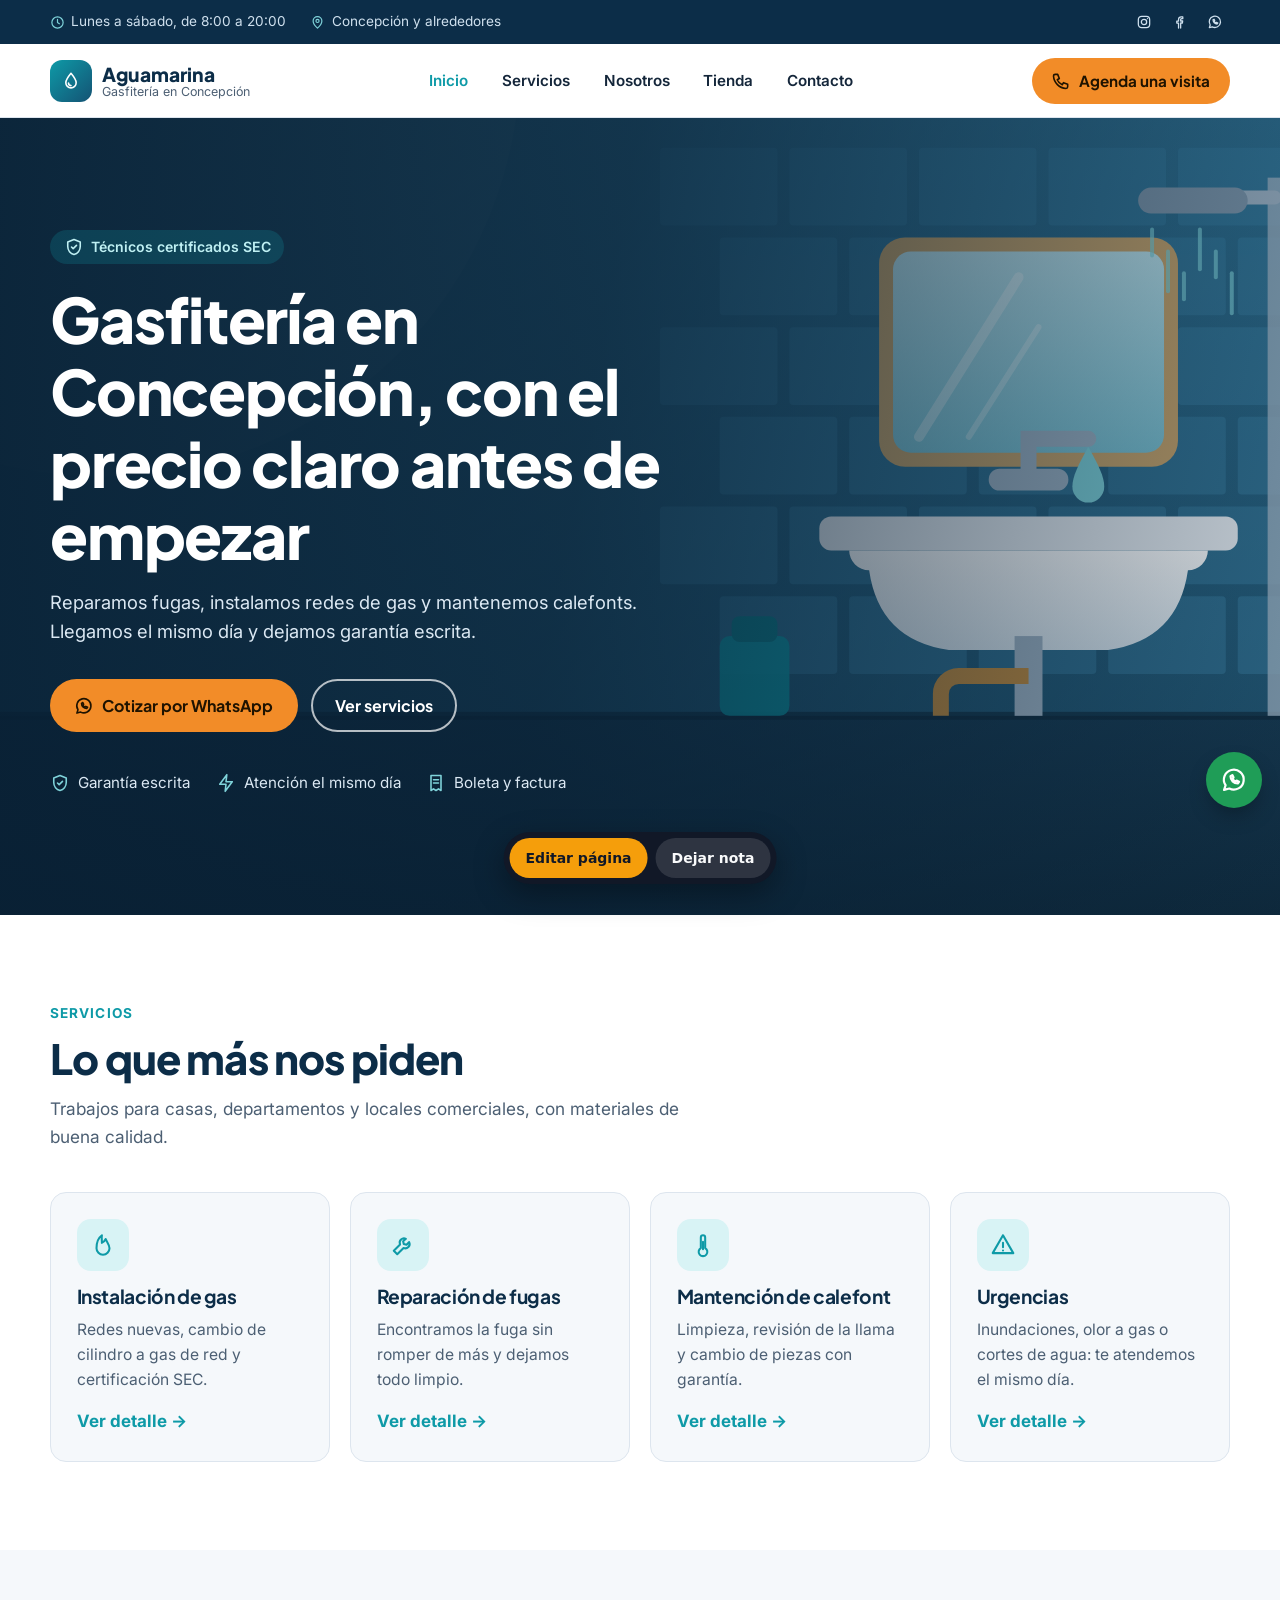
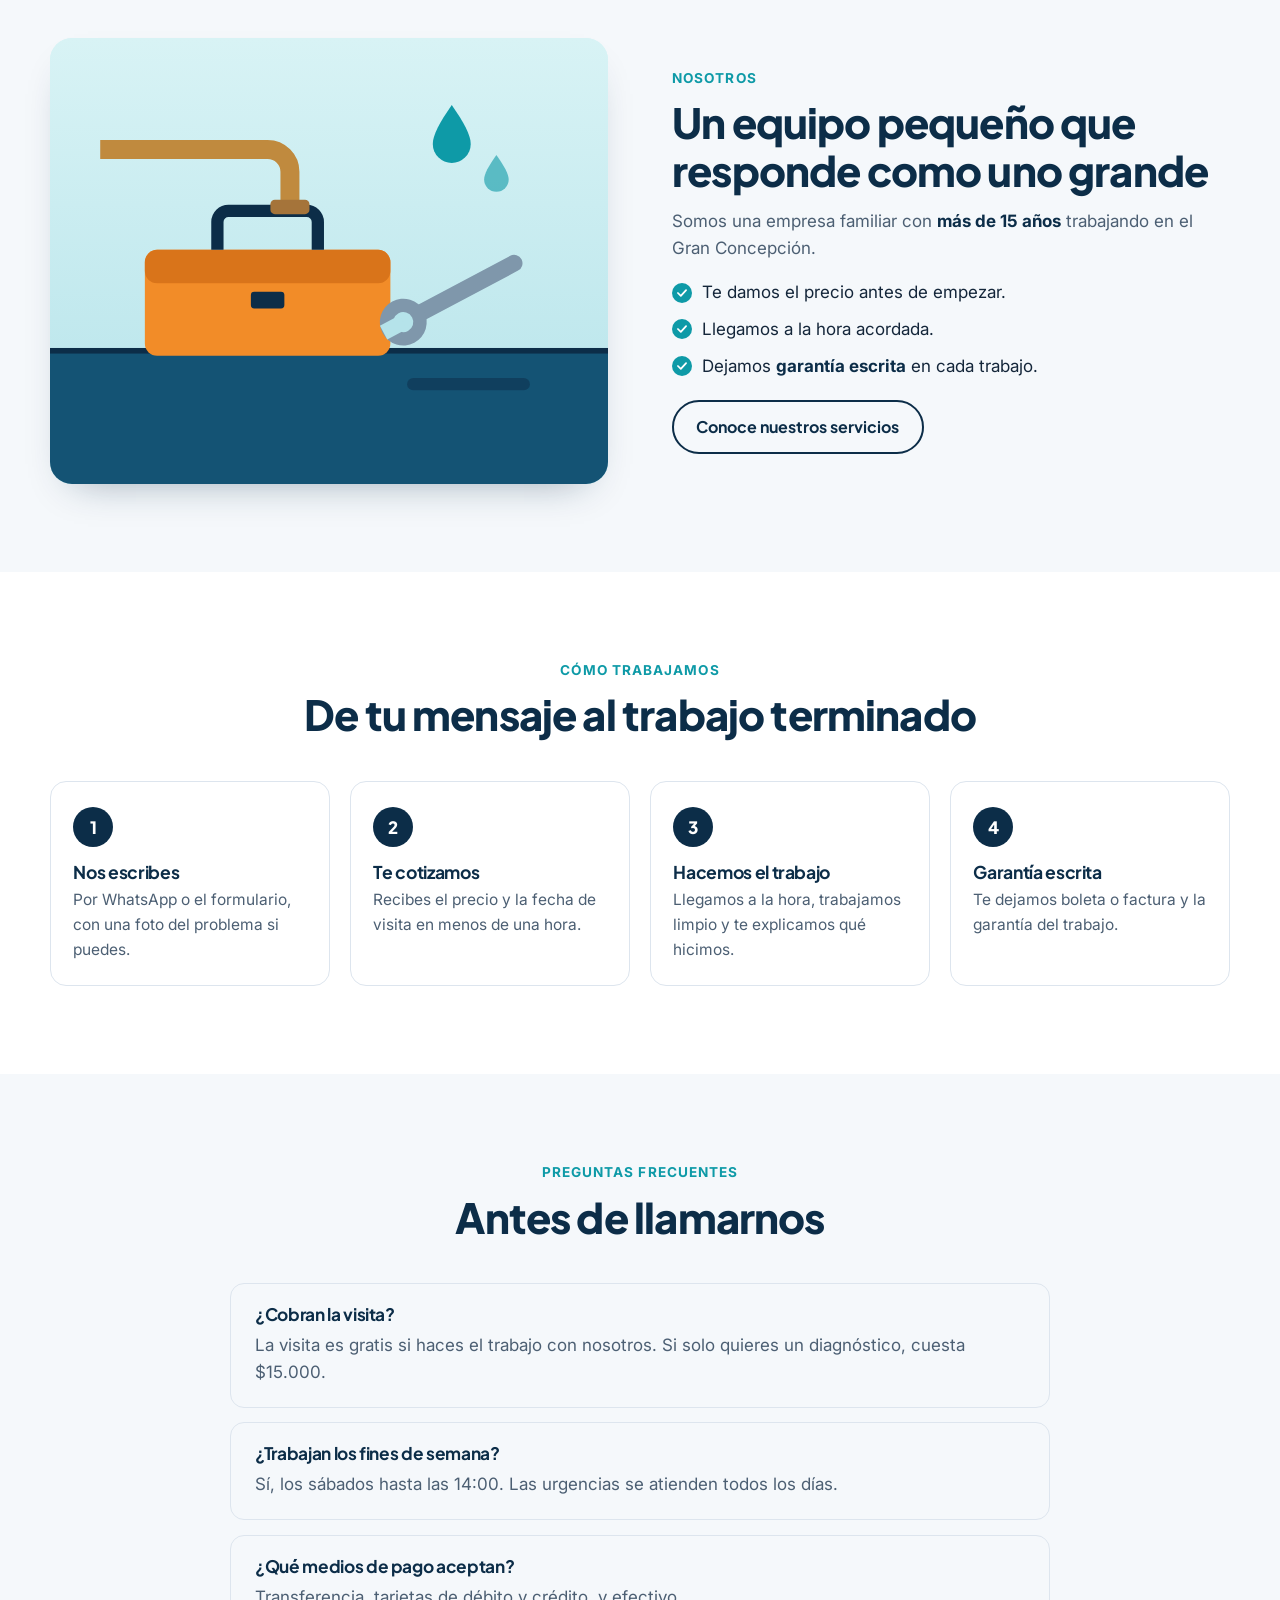
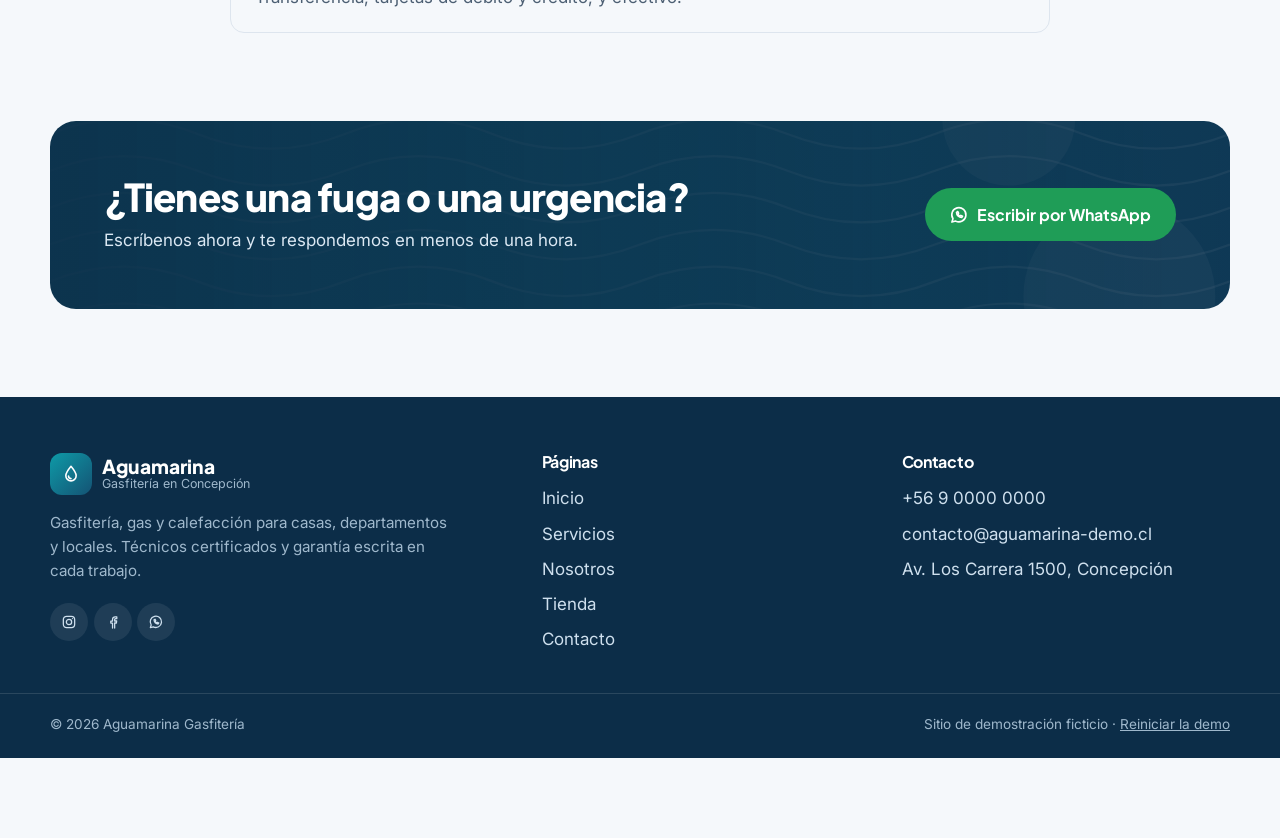
<file: retoque-demo/index.html>
<!DOCTYPE html>
<html lang="es">
<head>
<meta charset="utf-8">
<meta name="viewport" content="width=device-width, initial-scale=1">
<title>Aguamarina Gasfitería · Concepción</title>
<meta name="description" content="Gasfitería, gas y calefacción en Concepción. Sitio de demostración de Retoque.">
<meta name="robots" content="noindex">
<link rel="preconnect" href="https://fonts.googleapis.com">
<link rel="preconnect" href="https://fonts.gstatic.com" crossorigin>
<link href="https://fonts.googleapis.com/css2?family=Plus+Jakarta+Sans:wght@600;700;800&family=Inter:wght@400;500;600;700&display=swap" rel="stylesheet">
<link rel="stylesheet" href="sitio.css">
<link rel="stylesheet" href="retoque/editor.css">
<link rel="stylesheet" href="retoque/estilo.css">
</head>
<body>
<div class="franja" data-contenedor="franja">
  <div class="contenedor">
    <div class="franja-datos">
      <span><svg class="icono" aria-hidden="true" viewBox="0 0 24 24" fill="none" stroke="currentColor" stroke-width="1.9" stroke-linecap="round" stroke-linejoin="round"><circle cx="12" cy="12" r="9"/><path d="M12 7v5l3 2"/></svg><span data-retoque="franja_horario" data-retoque-tipo="texto">Lunes a sábado, de 8:00 a 20:00</span></span>
      <span><svg class="icono" aria-hidden="true" viewBox="0 0 24 24" fill="none" stroke="currentColor" stroke-width="1.9" stroke-linecap="round" stroke-linejoin="round"><path d="M12 21s-7-6.3-7-11.5a7 7 0 0 1 14 0C19 14.7 12 21 12 21z"/><circle cx="12" cy="9.5" r="2.5"/></svg><span data-retoque="franja_zona" data-retoque-tipo="texto">Concepción y alrededores</span></span>
    </div>
    <div class="redes">
      <a id="franja-instagram" href="https://instagram.com/" aria-label="Instagram"><svg class="icono" aria-hidden="true" viewBox="0 0 24 24" fill="none" stroke="currentColor" stroke-width="1.9" stroke-linecap="round" stroke-linejoin="round"><rect x="3.5" y="3.5" width="17" height="17" rx="5"/><circle cx="12" cy="12" r="4"/><path d="M17.2 6.8h.01"/></svg></a>
      <a href="https://facebook.com/" aria-label="Facebook"><svg class="icono" aria-hidden="true" viewBox="0 0 24 24" fill="none" stroke="currentColor" stroke-width="1.9" stroke-linecap="round" stroke-linejoin="round"><path d="M14.5 21v-7.5h2.6l.4-3h-3V8.6c0-.9.3-1.6 1.6-1.6h1.6V4.3a21 21 0 0 0-2.4-.1c-2.4 0-4 1.4-4 4.1v2.3H8.7v3h2.6V21"/></svg></a>
      <a href="https://wa.me/56900000000" aria-label="WhatsApp"><svg class="icono" aria-hidden="true" viewBox="0 0 24 24" fill="none" stroke="currentColor" stroke-width="1.9" stroke-linecap="round" stroke-linejoin="round"><path d="M3.5 20.5l1.3-4A8.5 8.5 0 1 1 8 19.3z"/><path d="M9 8.8c0 3.4 2.8 6.2 6.2 6.2l1.1-1.5-2.1-1-1 .8a4 4 0 0 1-2.4-2.4l.8-1-1-2.1z"/></svg></a>
    </div>
  </div>
</div>
<header class="cabecera" data-contenedor="cabecera">
  <div class="contenedor">
    <a class="logo" href="index.html">
      <span class="logo-marca"><svg class="icono" aria-hidden="true" viewBox="0 0 24 24" fill="none" stroke="currentColor" stroke-width="1.9" stroke-linecap="round" stroke-linejoin="round"><path d="M12 2.8c3.6 4.4 6.2 8 6.2 11.2a6.2 6.2 0 0 1-12.4 0c0-3.2 2.6-6.8 6.2-11.2z"/><path d="M9 14.5a3 3 0 0 0 3 3"/></svg></span>
      <span class="logo-texto"><span class="logo-nombre" data-retoque="marca_nombre" data-retoque-tipo="texto">Aguamarina</span><span class="logo-lema" data-retoque="marca_lema" data-retoque-tipo="texto">Gasfitería en Concepción</span></span>
    </a>
    <nav class="menu" aria-label="Menú principal">
      <a href="index.html" aria-current="page">Inicio</a>
      <a href="servicios.html">Servicios</a>
      <a href="index.html#nosotros">Nosotros</a>
      <a href="tienda.html">Tienda</a>
      <a href="contacto.html">Contacto</a>
    </nav>
    <a class="boton boton-principal" href="contacto.html" data-retoque="cabecera_boton" data-retoque-tipo="enlace" data-retoque-url="contacto.html"><svg class="icono" aria-hidden="true" viewBox="0 0 24 24" fill="none" stroke="currentColor" stroke-width="1.9" stroke-linecap="round" stroke-linejoin="round"><path d="M5 4h3l2 5-2.5 1.5a11 11 0 0 0 6 6L15 14l5 2v3a2 2 0 0 1-2 2A16 16 0 0 1 3 6a2 2 0 0 1 2-2z"/></svg><span class="retoque-enlace-texto">Agenda una visita</span></a>
  </div>
</header>
<main id="contenido">

<section class="banner" data-contenedor="banner" style="--retoque-imagen-fondo: url(&quot;img/banner-bano.svg&quot;)" data-retoque-con-fondo data-retoque-fondo="inicio_banner_fondo" data-retoque-defecto="img/banner-bano.svg" data-retoque-nombre-capa="Fondo del banner">
  <div class="contenedor">
    <div class="banner-texto">
      <span class="etiqueta"><svg class="icono" aria-hidden="true" viewBox="0 0 24 24" fill="none" stroke="currentColor" stroke-width="1.9" stroke-linecap="round" stroke-linejoin="round"><path d="M12 3 4.5 6v5.5c0 4.6 3.2 8.4 7.5 9.5 4.3-1.1 7.5-4.9 7.5-9.5V6z"/><path d="m9 12 2 2 4-4"/></svg><span data-retoque="inicio_etiqueta" data-retoque-tipo="texto">Técnicos certificados SEC</span></span>
      <h1 data-retoque="inicio_titulo" data-retoque-tipo="texto">Gasfitería en Concepción, con el precio claro antes de empezar</h1>
      <p class="bajada" data-retoque="inicio_bajada" data-retoque-tipo="parrafo">Reparamos fugas, instalamos redes de gas y mantenemos calefonts. Llegamos el mismo día y dejamos garantía escrita.</p>
      <div class="acciones">
        <a class="boton boton-principal" href="https://wa.me/56900000000" data-retoque="inicio_boton_whatsapp" data-retoque-tipo="enlace" data-retoque-url="https://wa.me/56900000000"><svg class="icono" aria-hidden="true" viewBox="0 0 24 24" fill="none" stroke="currentColor" stroke-width="1.9" stroke-linecap="round" stroke-linejoin="round"><path d="M3.5 20.5l1.3-4A8.5 8.5 0 1 1 8 19.3z"/><path d="M9 8.8c0 3.4 2.8 6.2 6.2 6.2l1.1-1.5-2.1-1-1 .8a4 4 0 0 1-2.4-2.4l.8-1-1-2.1z"/></svg><span class="retoque-enlace-texto">Cotizar por WhatsApp</span></a>
        <a class="boton boton-claro" href="servicios.html" data-retoque="inicio_boton_servicios" data-retoque-tipo="enlace" data-retoque-url="servicios.html"><span class="retoque-enlace-texto">Ver servicios</span></a>
      </div>
      <ul class="sellos">
        <li><svg class="icono" aria-hidden="true" viewBox="0 0 24 24" fill="none" stroke="currentColor" stroke-width="1.9" stroke-linecap="round" stroke-linejoin="round"><path d="M12 3 4.5 6v5.5c0 4.6 3.2 8.4 7.5 9.5 4.3-1.1 7.5-4.9 7.5-9.5V6z"/><path d="m9 12 2 2 4-4"/></svg><span data-retoque="inicio_sello_1" data-retoque-tipo="texto">Garantía escrita</span></li>
        <li><svg class="icono" aria-hidden="true" viewBox="0 0 24 24" fill="none" stroke="currentColor" stroke-width="1.9" stroke-linecap="round" stroke-linejoin="round"><path d="M13 2 4.5 13.5H12L11 22l8.5-11.5H12z"/></svg><span data-retoque="inicio_sello_2" data-retoque-tipo="texto">Atención el mismo día</span></li>
        <li><svg class="icono" aria-hidden="true" viewBox="0 0 24 24" fill="none" stroke="currentColor" stroke-width="1.9" stroke-linecap="round" stroke-linejoin="round"><path d="M6 3h12v18l-3-2-3 2-3-2-3 2z"/><path d="M9 8h6M9 12h6"/></svg><span data-retoque="inicio_sello_3" data-retoque-tipo="texto">Boleta y factura</span></li>
      </ul>
    </div>
  </div>
</section>

<section class="seccion seccion-blanca" data-contenedor="servicios-destacados">
  <div class="contenedor">
    <div class="encabezado">
      <span class="antetitulo" data-retoque="inicio_servicios_antetitulo" data-retoque-tipo="texto">Servicios</span>
      <h2 class="titulo" data-retoque="inicio_servicios_titulo" data-retoque-tipo="texto">Lo que más nos piden</h2>
      <p class="entrada" data-retoque="inicio_servicios_entrada" data-retoque-tipo="parrafo">Trabajos para casas, departamentos y locales comerciales, con materiales de buena calidad.</p>
    </div>
    <ul class="servicios" data-retoque-lista="inicio_servicios" data-retoque-nombre="servicio">
      <li class="servicio" data-retoque-item="s1">
          <span class="servicio-icono"><svg class="icono" aria-hidden="true" viewBox="0 0 24 24" fill="none" stroke="currentColor" stroke-width="1.9" stroke-linecap="round" stroke-linejoin="round"><path d="M12 21a6 6 0 0 0 6-6c0-3.5-2.5-5.5-3.5-8.5-1 2-2 3-3.5 3.5C11 7 10.5 5 11 3 7.5 5.5 6 9.5 6 15a6 6 0 0 0 6 6z"/></svg></span>
          <h3 data-retoque="inicio_servicios_s1_titulo" data-retoque-tipo="texto">Instalación de gas</h3>
          <p data-retoque="inicio_servicios_s1_texto" data-retoque-tipo="parrafo">Redes nuevas, cambio de cilindro a gas de red y certificación SEC.</p>
          <a class="mas" href="servicios.html">Ver detalle →</a>
        </li>
      <li class="servicio" data-retoque-item="s2">
          <span class="servicio-icono"><svg class="icono" aria-hidden="true" viewBox="0 0 24 24" fill="none" stroke="currentColor" stroke-width="1.9" stroke-linecap="round" stroke-linejoin="round"><path d="M14.7 6.3a4 4 0 0 0-5.4 5.2L3.5 17.3l3.2 3.2 5.8-5.8a4 4 0 0 0 5.2-5.4l-2.4 2.4-2.6-.6-.6-2.6z"/></svg></span>
          <h3 data-retoque="inicio_servicios_s2_titulo" data-retoque-tipo="texto">Reparación de fugas</h3>
          <p data-retoque="inicio_servicios_s2_texto" data-retoque-tipo="parrafo">Encontramos la fuga sin romper de más y dejamos todo limpio.</p>
          <a class="mas" href="servicios.html">Ver detalle →</a>
        </li>
      <li class="servicio" data-retoque-item="s3">
          <span class="servicio-icono"><svg class="icono" aria-hidden="true" viewBox="0 0 24 24" fill="none" stroke="currentColor" stroke-width="1.9" stroke-linecap="round" stroke-linejoin="round"><path d="M14 14.8V5a2 2 0 0 0-4 0v9.8a4 4 0 1 0 4 0z"/><path d="M12 9v7"/></svg></span>
          <h3 data-retoque="inicio_servicios_s3_titulo" data-retoque-tipo="texto">Mantención de calefont</h3>
          <p data-retoque="inicio_servicios_s3_texto" data-retoque-tipo="parrafo">Limpieza, revisión de la llama y cambio de piezas con garantía.</p>
          <a class="mas" href="servicios.html">Ver detalle →</a>
        </li>
      <li class="servicio" data-retoque-item="s4">
          <span class="servicio-icono"><svg class="icono" aria-hidden="true" viewBox="0 0 24 24" fill="none" stroke="currentColor" stroke-width="1.9" stroke-linecap="round" stroke-linejoin="round"><path d="M12 3 2.5 19.5h19z"/><path d="M12 10v4M12 17h.01"/></svg></span>
          <h3 data-retoque="inicio_servicios_s4_titulo" data-retoque-tipo="texto">Urgencias</h3>
          <p data-retoque="inicio_servicios_s4_texto" data-retoque-tipo="parrafo">Inundaciones, olor a gas o cortes de agua: te atendemos el mismo día.</p>
          <a class="mas" href="servicios.html">Ver detalle →</a>
        </li>
    </ul>
    <template data-retoque-plantilla="inicio_servicios">
      <li class="servicio" data-retoque-item="__nuevo__">
        <span class="servicio-icono"><svg class="icono" aria-hidden="true" viewBox="0 0 24 24" fill="none" stroke="currentColor" stroke-width="1.9" stroke-linecap="round" stroke-linejoin="round"><path d="M14.7 6.3a4 4 0 0 0-5.4 5.2L3.5 17.3l3.2 3.2 5.8-5.8a4 4 0 0 0 5.2-5.4l-2.4 2.4-2.6-.6-.6-2.6z"/></svg></span>
        <h3 data-retoque="inicio_servicios___nuevo___titulo" data-retoque-tipo="texto" data-retoque-defecto="Nuevo servicio">Nuevo servicio</h3>
        <p data-retoque="inicio_servicios___nuevo___texto" data-retoque-tipo="parrafo" data-retoque-defecto="Describe el servicio en una o dos frases.">Describe el servicio en una o dos frases.</p>
        <a class="mas" href="servicios.html">Ver detalle →</a>
      </li>
    </template>
  </div>
</section>

<section class="seccion" id="nosotros" data-contenedor="nosotros">
  <div class="contenedor dos-columnas">
    <div class="foto"><img src="img/herramientas.svg" alt="Caja de herramientas y llave de gasfitería" width="1000" height="800" data-retoque="inicio_nosotros_foto" data-retoque-tipo="imagen"></div>
    <div>
      <span class="antetitulo" data-retoque="inicio_nosotros_antetitulo" data-retoque-tipo="texto">Nosotros</span>
      <h2 class="titulo" data-retoque="inicio_nosotros_titulo" data-retoque-tipo="texto">Un equipo pequeño que responde como uno grande</h2>
      <div class="texto-largo" data-retoque="inicio_nosotros_texto" data-retoque-tipo="formato"><p>Somos una empresa familiar con <strong>más de 15 años</strong> trabajando en el Gran Concepción.</p><ul><li>Te damos el precio antes de empezar.</li><li>Llegamos a la hora acordada.</li><li>Dejamos <strong>garantía escrita</strong> en cada trabajo.</li></ul></div>
      <a class="boton boton-borde" href="servicios.html" data-retoque="inicio_nosotros_boton" data-retoque-tipo="enlace" data-retoque-url="servicios.html"><span class="retoque-enlace-texto">Conoce nuestros servicios</span></a>
    </div>
  </div>
</section>

<section class="seccion seccion-blanca" data-contenedor="como-trabajamos">
  <div class="contenedor">
    <div class="encabezado encabezado-centro">
      <span class="antetitulo" data-retoque="inicio_pasos_antetitulo" data-retoque-tipo="texto">Cómo trabajamos</span>
      <h2 class="titulo" data-retoque="inicio_pasos_titulo" data-retoque-tipo="texto">De tu mensaje al trabajo terminado</h2>
    </div>
    <ol class="pasos">
      <li class="paso"><h3 data-retoque="inicio_paso_1_titulo" data-retoque-tipo="texto">Nos escribes</h3><p data-retoque="inicio_paso_1_texto" data-retoque-tipo="parrafo">Por WhatsApp o el formulario, con una foto del problema si puedes.</p></li>
      <li class="paso"><h3 data-retoque="inicio_paso_2_titulo" data-retoque-tipo="texto">Te cotizamos</h3><p data-retoque="inicio_paso_2_texto" data-retoque-tipo="parrafo">Recibes el precio y la fecha de visita en menos de una hora.</p></li>
      <li class="paso"><h3 data-retoque="inicio_paso_3_titulo" data-retoque-tipo="texto">Hacemos el trabajo</h3><p data-retoque="inicio_paso_3_texto" data-retoque-tipo="parrafo">Llegamos a la hora, trabajamos limpio y te explicamos qué hicimos.</p></li>
      <li class="paso"><h3 data-retoque="inicio_paso_4_titulo" data-retoque-tipo="texto">Garantía escrita</h3><p data-retoque="inicio_paso_4_texto" data-retoque-tipo="parrafo">Te dejamos boleta o factura y la garantía del trabajo.</p></li>
    </ol>
  </div>
</section>

<section class="seccion" data-contenedor="preguntas">
  <div class="contenedor">
    <div class="encabezado encabezado-centro">
      <span class="antetitulo" data-retoque="inicio_preguntas_antetitulo" data-retoque-tipo="texto">Preguntas frecuentes</span>
      <h2 class="titulo" data-retoque="inicio_preguntas_titulo" data-retoque-tipo="texto">Antes de llamarnos</h2>
    </div>
    <ul class="preguntas" data-retoque-lista="inicio_preguntas" data-retoque-nombre="pregunta">
      <li class="pregunta" data-retoque-item="p1">
          <h3 data-retoque="inicio_preguntas_p1_titulo" data-retoque-tipo="texto">¿Cobran la visita?</h3>
          <p data-retoque="inicio_preguntas_p1_texto" data-retoque-tipo="parrafo">La visita es gratis si haces el trabajo con nosotros. Si solo quieres un diagnóstico, cuesta $15.000.</p>
        </li>
      <li class="pregunta" data-retoque-item="p2">
          <h3 data-retoque="inicio_preguntas_p2_titulo" data-retoque-tipo="texto">¿Trabajan los fines de semana?</h3>
          <p data-retoque="inicio_preguntas_p2_texto" data-retoque-tipo="parrafo">Sí, los sábados hasta las 14:00. Las urgencias se atienden todos los días.</p>
        </li>
      <li class="pregunta" data-retoque-item="p3">
          <h3 data-retoque="inicio_preguntas_p3_titulo" data-retoque-tipo="texto">¿Qué medios de pago aceptan?</h3>
          <p data-retoque="inicio_preguntas_p3_texto" data-retoque-tipo="parrafo">Transferencia, tarjetas de débito y crédito, y efectivo.</p>
        </li>
    </ul>
    <template data-retoque-plantilla="inicio_preguntas">
      <li class="pregunta" data-retoque-item="__nuevo__">
        <h3 data-retoque="inicio_preguntas___nuevo___titulo" data-retoque-tipo="texto" data-retoque-defecto="Nueva pregunta">Nueva pregunta</h3>
        <p data-retoque="inicio_preguntas___nuevo___texto" data-retoque-tipo="parrafo" data-retoque-defecto="Escribe aquí la respuesta.">Escribe aquí la respuesta.</p>
      </li>
    </template>
  </div>
</section>

<section class="seccion" style="padding-top: 0" data-contenedor="llamado">
  <div class="contenedor">
    <div class="llamado" style="--retoque-imagen-fondo: url(&quot;img/agua.svg&quot;)" data-retoque-con-fondo data-retoque-fondo="inicio_llamado_fondo" data-retoque-defecto="img/agua.svg" data-retoque-nombre-capa="Fondo del llamado">
      <div class="llamado-dentro">
        <div>
          <h2 data-retoque="inicio_llamado_titulo" data-retoque-tipo="texto">¿Tienes una fuga o una urgencia?</h2>
          <p data-retoque="inicio_llamado_texto" data-retoque-tipo="parrafo">Escríbenos ahora y te respondemos en menos de una hora.</p>
        </div>
        <a class="boton boton-whatsapp" href="https://wa.me/56900000000" data-retoque="inicio_llamado_boton" data-retoque-tipo="enlace" data-retoque-url="https://wa.me/56900000000"><svg class="icono" aria-hidden="true" viewBox="0 0 24 24" fill="none" stroke="currentColor" stroke-width="1.9" stroke-linecap="round" stroke-linejoin="round"><path d="M3.5 20.5l1.3-4A8.5 8.5 0 1 1 8 19.3z"/><path d="M9 8.8c0 3.4 2.8 6.2 6.2 6.2l1.1-1.5-2.1-1-1 .8a4 4 0 0 1-2.4-2.4l.8-1-1-2.1z"/></svg><span class="retoque-enlace-texto">Escribir por WhatsApp</span></a>
      </div>
    </div>
  </div>
</section>

</main>
<footer class="pie" data-contenedor="pie">
  <div class="contenedor pie-rejilla">
    <div>
      <a class="logo" href="index.html">
        <span class="logo-marca"><svg class="icono" aria-hidden="true" viewBox="0 0 24 24" fill="none" stroke="currentColor" stroke-width="1.9" stroke-linecap="round" stroke-linejoin="round"><path d="M12 2.8c3.6 4.4 6.2 8 6.2 11.2a6.2 6.2 0 0 1-12.4 0c0-3.2 2.6-6.8 6.2-11.2z"/><path d="M9 14.5a3 3 0 0 0 3 3"/></svg></span>
        <span class="logo-texto"><span class="logo-nombre">Aguamarina</span><span class="logo-lema">Gasfitería en Concepción</span></span>
      </a>
      <p data-retoque="pie_texto" data-retoque-tipo="parrafo">Gasfitería, gas y calefacción para casas, departamentos y locales. Técnicos certificados y garantía escrita en cada trabajo.</p>
      <div class="redes">
        <a href="https://instagram.com/" aria-label="Instagram"><svg class="icono" aria-hidden="true" viewBox="0 0 24 24" fill="none" stroke="currentColor" stroke-width="1.9" stroke-linecap="round" stroke-linejoin="round"><rect x="3.5" y="3.5" width="17" height="17" rx="5"/><circle cx="12" cy="12" r="4"/><path d="M17.2 6.8h.01"/></svg></a>
        <a href="https://facebook.com/" aria-label="Facebook"><svg class="icono" aria-hidden="true" viewBox="0 0 24 24" fill="none" stroke="currentColor" stroke-width="1.9" stroke-linecap="round" stroke-linejoin="round"><path d="M14.5 21v-7.5h2.6l.4-3h-3V8.6c0-.9.3-1.6 1.6-1.6h1.6V4.3a21 21 0 0 0-2.4-.1c-2.4 0-4 1.4-4 4.1v2.3H8.7v3h2.6V21"/></svg></a>
        <a href="https://wa.me/56900000000" aria-label="WhatsApp"><svg class="icono" aria-hidden="true" viewBox="0 0 24 24" fill="none" stroke="currentColor" stroke-width="1.9" stroke-linecap="round" stroke-linejoin="round"><path d="M3.5 20.5l1.3-4A8.5 8.5 0 1 1 8 19.3z"/><path d="M9 8.8c0 3.4 2.8 6.2 6.2 6.2l1.1-1.5-2.1-1-1 .8a4 4 0 0 1-2.4-2.4l.8-1-1-2.1z"/></svg></a>
      </div>
    </div>
    <div>
      <h3>Páginas</h3>
      <ul>
        <li><a href="index.html">Inicio</a></li>
        <li><a href="servicios.html">Servicios</a></li>
        <li><a href="index.html#nosotros">Nosotros</a></li>
        <li><a href="tienda.html">Tienda</a></li>
        <li><a href="contacto.html">Contacto</a></li>
      </ul>
    </div>
    <div>
      <h3>Contacto</h3>
      <ul>
        <li><span data-retoque="sitio_telefono" data-retoque-tipo="texto">+56 9 0000 0000</span></li>
        <li><span data-retoque="sitio_correo" data-retoque-tipo="texto">contacto@aguamarina-demo.cl</span></li>
        <li><span data-retoque="pie_direccion" data-retoque-tipo="texto">Av. Los Carrera 1500, Concepción</span></li>
      </ul>
    </div>
  </div>
  <div class="pie-final">
    <div class="contenedor">
      <span data-retoque="pie_derechos" data-retoque-tipo="texto">© 2026 Aguamarina Gasfitería</span>
      <span>Sitio de demostración ficticio · <button type="button" class="reiniciar-demo" data-reiniciar-demo>Reiniciar la demo</button></span>
    </div>
  </div>
</footer>
<a class="flotante" href="https://wa.me/56900000000" aria-label="Escribir por WhatsApp"><svg class="icono" aria-hidden="true" viewBox="0 0 24 24" fill="none" stroke="currentColor" stroke-width="1.9" stroke-linecap="round" stroke-linejoin="round"><path d="M3.5 20.5l1.3-4A8.5 8.5 0 1 1 8 19.3z"/><path d="M9 8.8c0 3.4 2.8 6.2 6.2 6.2l1.1-1.5-2.1-1-1 .8a4 4 0 0 1-2.4-2.4l.8-1-1-2.1z"/></svg></a>
<script>window.RETOQUE_DEMO_IMAGENES = [{"url": "img/banner-bano.svg", "alt": "Baño con lavamanos y cañerías"}, {"url": "img/banner-cocina.svg", "alt": "Cocina con lavaplatos y llave nueva"}, {"url": "img/herramientas.svg", "alt": "Caja de herramientas y llave de gasfitería"}, {"url": "img/camioneta.svg", "alt": "Camioneta de servicio"}, {"url": "img/calefont.svg", "alt": "Calefont recién mantenido"}, {"url": "img/canerias.svg", "alt": "Cañerías de cobre"}, {"url": "img/agua.svg", "alt": "Fondo de agua"}, {"url": "img/mapa.svg", "alt": "Mapa de la zona de atención"}];</script>
<script src="demo.js"></script>
<script src="retoque/editor.js"></script>
<script src="retoque/estilo.js"></script>
</body>
</html>
</file>
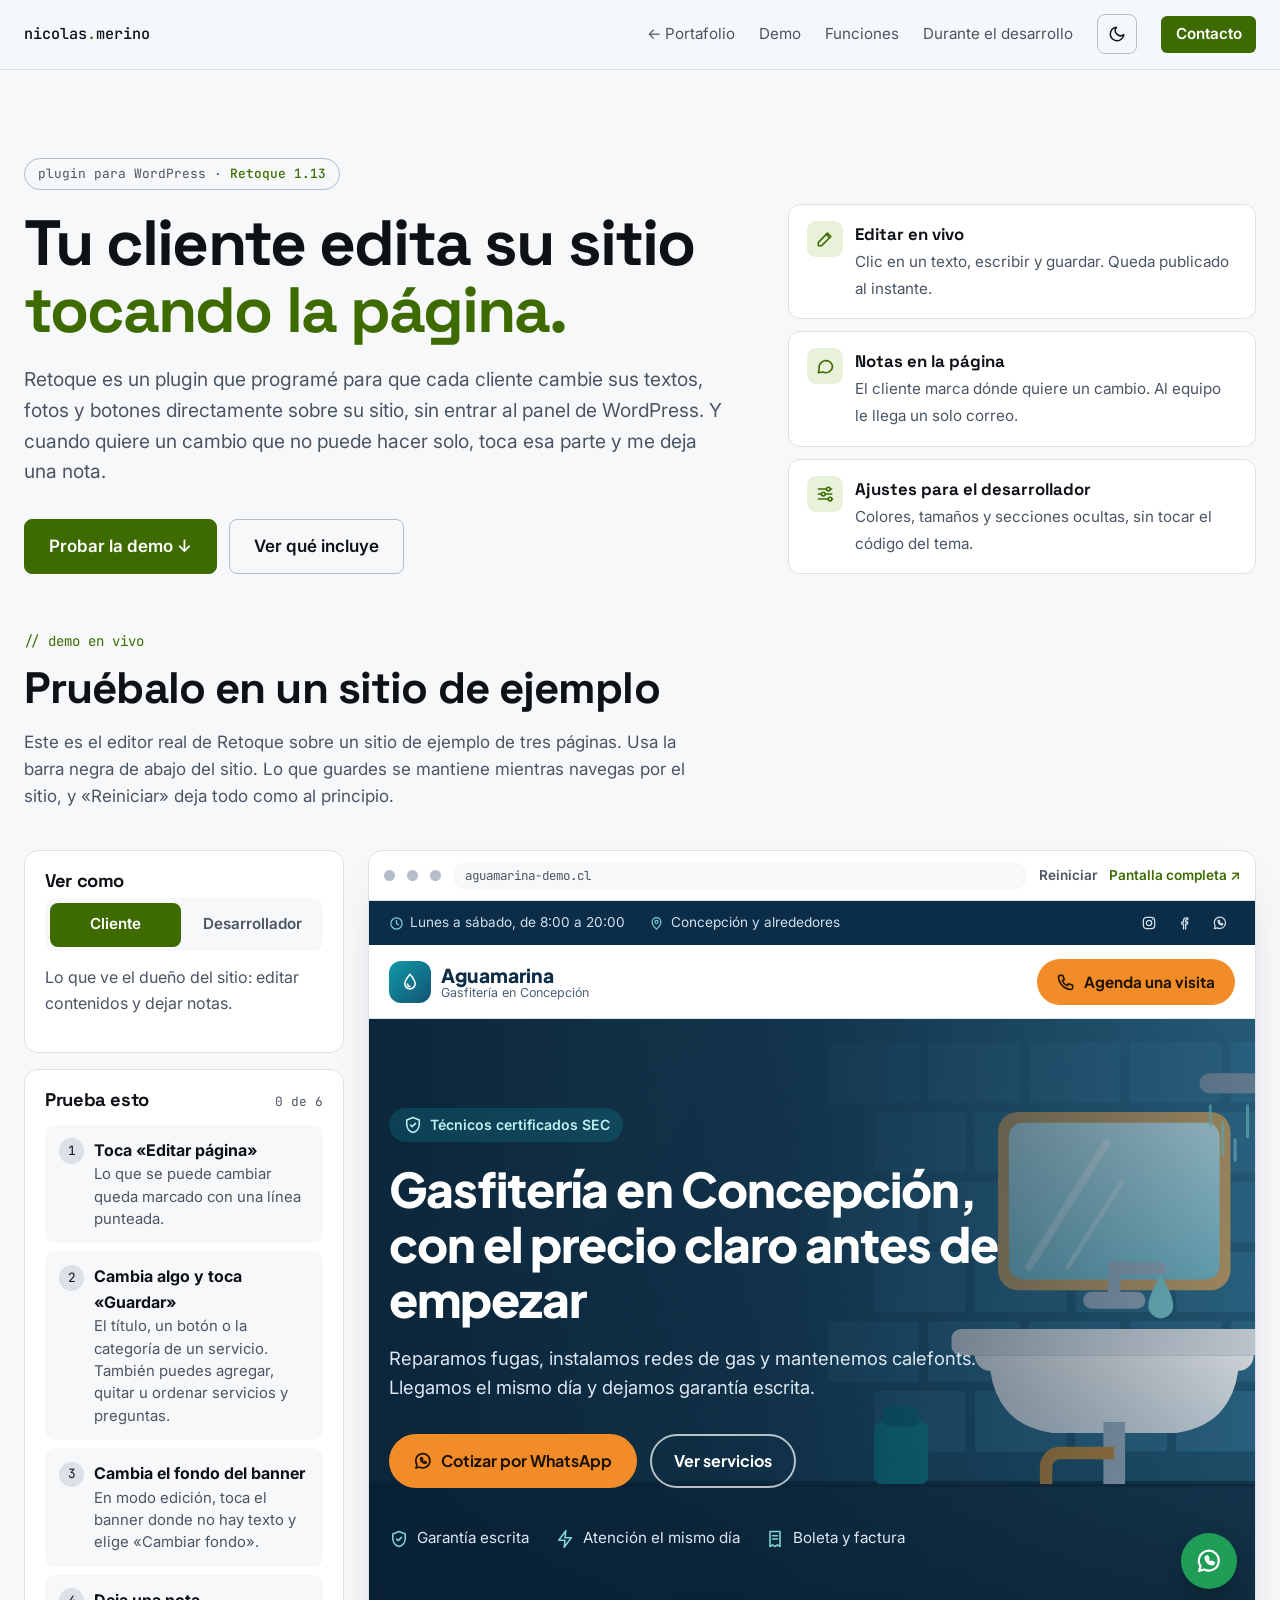
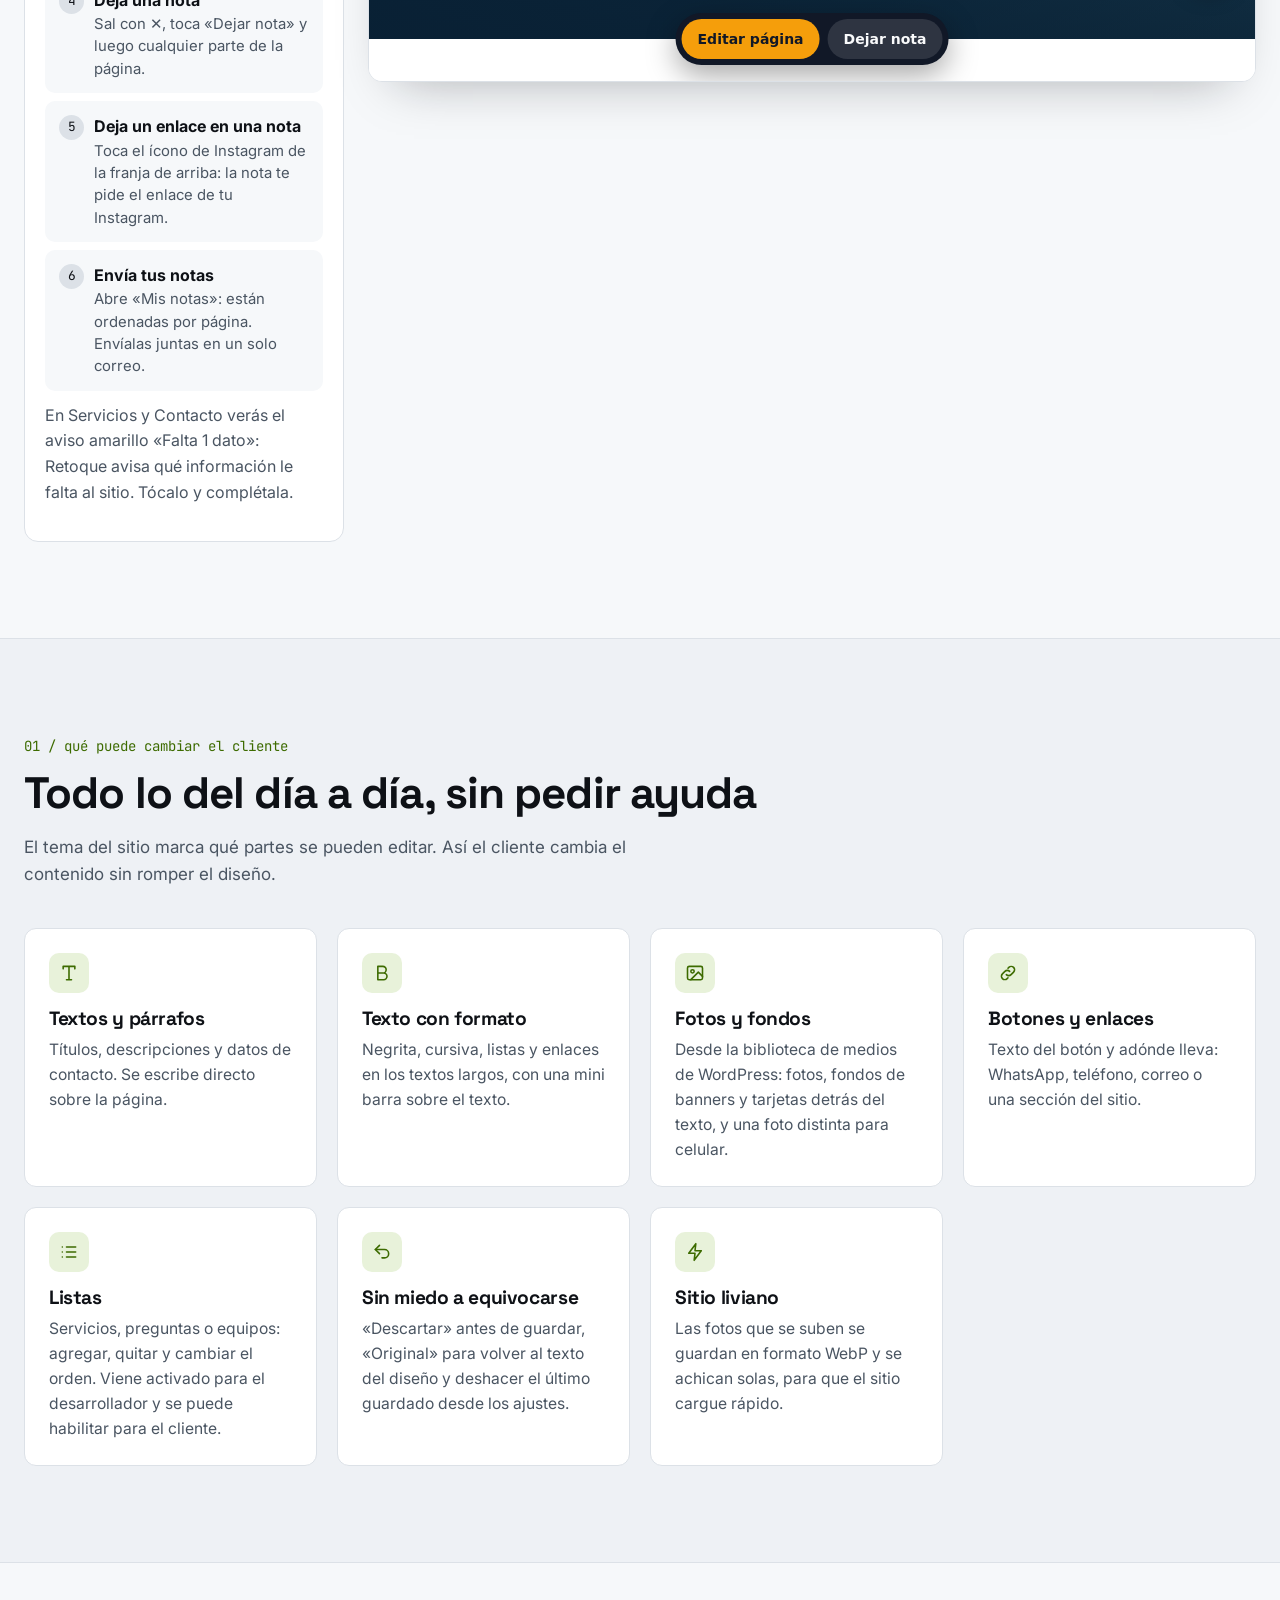
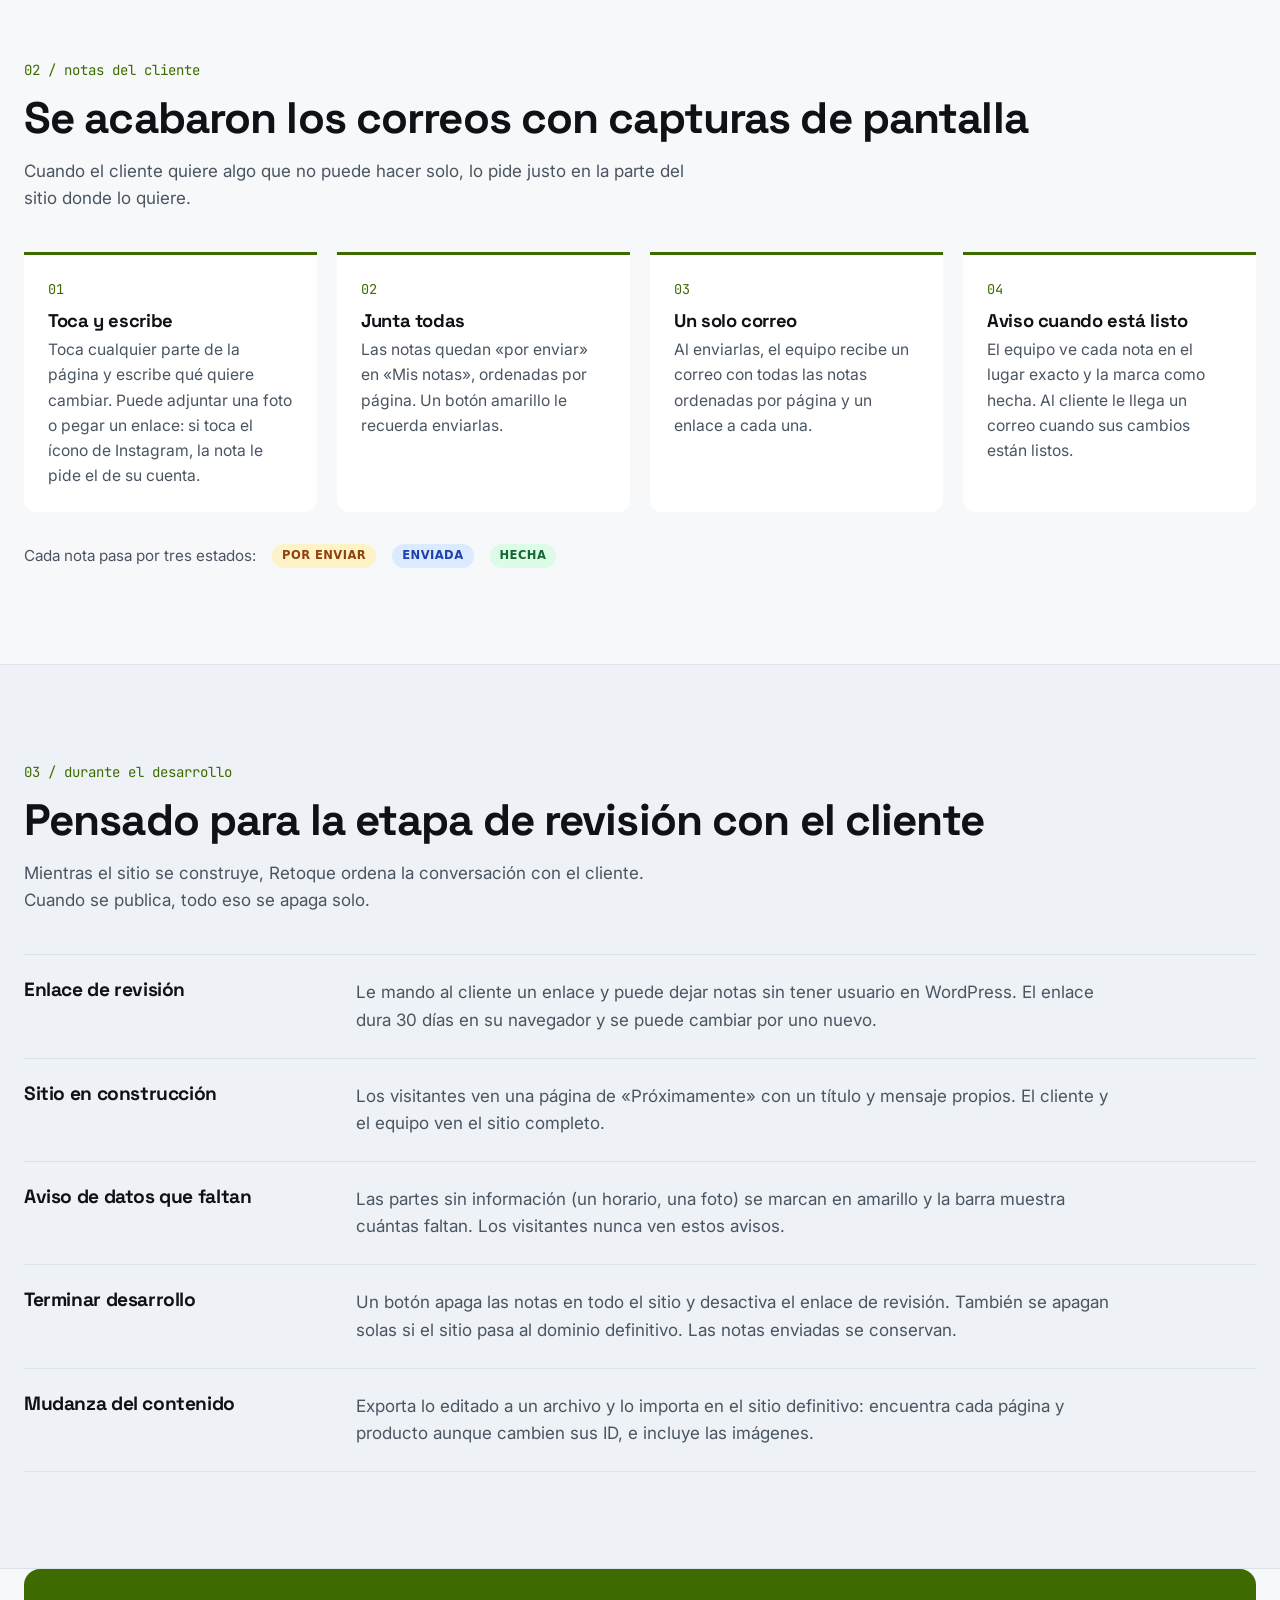
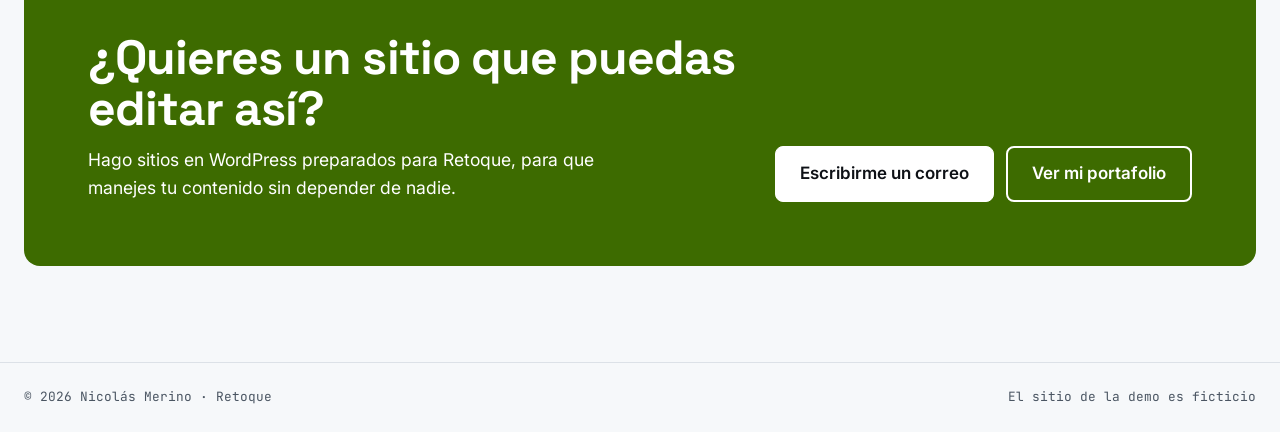
<file: retoque.html>
<!DOCTYPE html>
<html lang="es">
<head>
<meta charset="utf-8">
<script>
  // Tema guardado por el visitante; la primera vez se usa el del sistema.
  (function () {
    var tema = null;
    try { tema = localStorage.getItem("tema"); } catch (e) {}
    if (tema !== "claro" && tema !== "oscuro") {
      tema = window.matchMedia && window.matchMedia("(prefers-color-scheme: light)").matches ? "claro" : "oscuro";
    }
    document.documentElement.setAttribute("data-tema", tema);
  })();
</script>
<meta name="viewport" content="width=device-width, initial-scale=1, viewport-fit=cover">
<title>Retoque · Edición en vivo para WordPress</title>
<meta name="description" content="Retoque es un plugin de WordPress hecho por Nicolás Merino: tus clientes cambian textos, fotos y botones tocando su propio sitio, y te dejan notas en cualquier parte de la página. Pruébalo en vivo.">
<meta name="theme-color" content="#0E1116">
<meta property="og:title" content="Retoque · Edición en vivo para WordPress">
<meta property="og:description" content="Tus clientes editan su sitio tocando la página y te dejan notas donde quieren un cambio. Demo interactiva.">
<meta property="og:type" content="website">
<link rel="preconnect" href="https://fonts.googleapis.com">
<link rel="preconnect" href="https://fonts.gstatic.com" crossorigin>
<link href="https://fonts.googleapis.com/css2?family=Space+Grotesk:wght@500;700&family=Inter:wght@400;500;600&family=JetBrains+Mono:wght@400;500&display=swap" rel="stylesheet">
<style>
  /* ---------- Variables (mismo diseño oscuro del portafolio) ---------- */
  :root {
    color-scheme: dark;
    --fondo: #0E1116;
    --fondo-alterno: #12161C;
    --superficie: #161B22;
    --tinta: #E6EDF3;
    --tinta-suave: #9BA7B4;
    --linea: #232A33;
    --linea-fuerte: #3A4450;
    --acento: #B8F35A;
    --acento-claro: #D4FA94;
    --texto-acento: #0E1116;
    --barra-fondo: rgba(14, 17, 22, 0.88);
    --icono-fondo: #111827;
    --ambar-texto: #F59E0B;
    --sombra-ventana: 0 30px 60px -30px rgba(0, 0, 0, 0.7);
    --ambar: #F59E0B;
    --fuente-titulos: "Space Grotesk", "Segoe UI", system-ui, sans-serif;
    --fuente-texto: "Inter", system-ui, -apple-system, "Segoe UI", Roboto, sans-serif;
    --fuente-mono: "JetBrains Mono", ui-monospace, "Cascadia Code", Consolas, monospace;
  }
  * { box-sizing: border-box; }
  html { scroll-behavior: smooth; scroll-padding-top: 5rem; }
  body { margin: 0; background: var(--fondo); color: var(--tinta); font-family: var(--fuente-texto); font-size: 1.0625rem; line-height: 1.6; -webkit-font-smoothing: antialiased; }
  h1, h2, h3 { font-family: var(--fuente-titulos); margin: 0; letter-spacing: -0.02em; line-height: 1.1; }
  p { margin: 0 0 1em; }
  a { color: var(--acento); }
  a:hover { color: var(--acento-claro); }
  :focus-visible { outline: 3px solid var(--acento); outline-offset: 3px; border-radius: 4px; }
  code { font-family: var(--fuente-mono); font-size: 0.9em; }

  .contenedor { width: min(1600px, 100% - 3rem); margin-inline: auto; }
  .seccion { padding: clamp(4rem, 9vw, 6rem) 0; }
  .seccion-alterna { background: var(--fondo-alterno); border-block: 1px solid var(--linea); }
  .rotulo { margin: 0 0 0.75rem; font-family: var(--fuente-mono); font-size: 0.875rem; color: var(--acento); }
  .titulo-seccion { font-size: clamp(2rem, 4vw, 2.75rem); margin-bottom: 1rem; }
  .entrada { color: var(--tinta-suave); max-width: 62ch; margin-bottom: 2.5rem; }

  .saltar { position: absolute; left: 1rem; top: -4rem; z-index: 100; background: var(--acento); color: var(--texto-acento); padding: 0.6rem 1rem; border-radius: 6px; font-weight: 600; text-decoration: none; }
  .saltar:focus { top: 1rem; }

  /* ---------- Barra ---------- */
  .barra { position: sticky; top: 0; z-index: 50; background: var(--barra-fondo); backdrop-filter: blur(10px); -webkit-backdrop-filter: blur(10px); border-bottom: 1px solid var(--linea); }
  .barra .contenedor { display: flex; justify-content: space-between; align-items: center; gap: 1rem; padding: 0.9rem 0; }
  .marca { font-family: var(--fuente-mono); font-weight: 500; font-size: 0.95rem; color: var(--tinta); text-decoration: none; white-space: nowrap; }
  .marca span { color: var(--acento); }
  .barra nav { display: flex; align-items: center; gap: 1.5rem; font-size: 0.95rem; }
  .barra nav a { color: var(--tinta-suave); text-decoration: none; white-space: nowrap; }
  .barra nav a:hover { color: var(--tinta); }
  .barra nav .nav-contacto { color: var(--texto-acento); background: var(--acento); padding: 0.4rem 0.9rem; border-radius: 6px; font-weight: 600; }
  .barra nav .nav-contacto:hover { color: var(--texto-acento); background: var(--acento-claro); }

  /* ---------- Botones ---------- */
  .acciones { display: flex; flex-wrap: wrap; gap: 0.75rem; }
  .boton { display: inline-flex; align-items: center; min-height: 48px; padding: 0.8rem 1.5rem; border-radius: 8px; font-weight: 600; text-decoration: none; background: var(--acento); color: var(--texto-acento); border: 1px solid var(--acento); transition: transform 0.15s ease, background-color 0.15s ease; }
  .boton:hover { color: var(--texto-acento); background: var(--acento-claro); transform: translateY(-2px); }
  .boton.secundario { background: transparent; color: var(--tinta); border-color: var(--linea-fuerte); }
  .boton.secundario:hover { border-color: var(--tinta); color: var(--tinta); }

  /* ---------- Portada ---------- */
  .portada { padding: clamp(3.5rem, 8vw, 5.5rem) 0 clamp(2.5rem, 5vw, 3.5rem); }
  .portada .contenedor { display: flex; flex-wrap: wrap; gap: 2.5rem 3.5rem; align-items: flex-end; }
  .portada-texto { flex: 1 1 560px; min-width: 0; }
  .insignia { display: inline-flex; align-items: center; gap: 0.5rem; margin-bottom: 1.25rem; padding: 0.3rem 0.8rem; border: 1px solid var(--linea-fuerte); border-radius: 999px; font-family: var(--fuente-mono); font-size: 0.8rem; color: var(--tinta-suave); }
  .insignia b { color: var(--acento); font-weight: 500; }
  .portada h1 { font-size: clamp(2.4rem, 5.6vw, 4rem); line-height: 1.05; letter-spacing: -0.03em; margin-bottom: 1.25rem; }
  .portada h1 em { font-style: normal; color: var(--acento); }
  .portada .bajada { color: var(--tinta-suave); font-size: 1.2rem; max-width: 60ch; margin-bottom: 2rem; }
  .resumen { flex: 1 1 320px; min-width: 0; display: grid; gap: 0.75rem; margin: 0; padding: 0; list-style: none; }
  .resumen li { display: flex; gap: 0.75rem; align-items: flex-start; padding: 1rem 1.1rem; border: 1px solid var(--linea); border-radius: 12px; background: var(--superficie); }
  .resumen .icono { flex: none; display: grid; place-items: center; width: 36px; height: 36px; border-radius: 9px; background: var(--icono-fondo); color: var(--acento); }
  .resumen strong { display: block; font-family: var(--fuente-titulos); font-size: 1.05rem; }
  .resumen span { color: var(--tinta-suave); font-size: 0.95rem; }

  /* ---------- Demo ---------- */
  .demo { padding: 0 0 clamp(4rem, 9vw, 6rem); }
  .demo-rejilla { display: flex; flex-wrap: wrap; gap: 1.5rem; align-items: flex-start; }
  .guia { flex: 1 1 320px; max-width: 380px; min-width: 0; display: flex; flex-direction: column; gap: 1rem; }
  .ventana { flex: 999 1 640px; min-width: 0; border: 1px solid var(--linea); border-radius: 14px; overflow: hidden; background: var(--superficie); box-shadow: var(--sombra-ventana); }
  .ventana-barra { display: flex; align-items: center; gap: 0.75rem; padding: 0.65rem 0.9rem; border-bottom: 1px solid var(--linea); }
  .ventana-barra i { flex: none; width: 11px; height: 11px; border-radius: 50%; background: var(--linea-fuerte); }
  .direccion { flex: 1; min-width: 0; overflow: hidden; text-overflow: ellipsis; white-space: nowrap; padding: 0.25rem 0.8rem; border-radius: 999px; background: var(--fondo); font-family: var(--fuente-mono); font-size: 0.78rem; color: var(--tinta-suave); }
  .ventana-boton { flex: none; padding: 0; border: 0; background: none; color: var(--tinta-suave); font: inherit; font-size: 0.85rem; font-weight: 600; cursor: pointer; white-space: nowrap; }
  .ventana-boton:hover { color: var(--tinta); }
  .ventana-barra a { flex: none; font-size: 0.85rem; font-weight: 600; text-decoration: none; white-space: nowrap; }
  .ventana iframe { display: block; width: 100%; height: min(860px, calc(100svh - 120px)); min-height: 560px; border: 0; background: #f4f7fb; }

  .caja { padding: 1.25rem; border: 1px solid var(--linea); border-radius: 14px; background: var(--superficie); }
  .caja h2 { font-size: 1.15rem; margin-bottom: 0.4rem; }
  .caja > p { color: var(--tinta-suave); font-size: 1rem; margin-bottom: 1rem; }
  .segmentos { display: grid; grid-template-columns: 1fr 1fr; gap: 0.4rem; padding: 0.3rem; border-radius: 10px; background: var(--fondo); }
  .segmentos button { min-height: 44px; border: 0; border-radius: 8px; background: transparent; color: var(--tinta-suave); font: inherit; font-weight: 600; font-size: 0.95rem; cursor: pointer; }
  .segmentos button[aria-pressed="true"] { background: var(--acento); color: var(--texto-acento); }
  .rol-detalle { margin: 0.85rem 0 0; color: var(--tinta-suave); font-size: 0.98rem; }

  .progreso { display: flex; justify-content: space-between; align-items: baseline; gap: 1rem; margin-bottom: 0.75rem; }
  .progreso h2 { margin: 0; }
  .progreso span { font-family: var(--fuente-mono); font-size: 0.8rem; color: var(--tinta-suave); white-space: nowrap; }
  .pasos { list-style: none; margin: 0; padding: 0; display: grid; gap: 0.5rem; counter-reset: paso; }
  .paso { position: relative; padding: 0.75rem 0.85rem 0.75rem 3rem; border-radius: 10px; background: var(--fondo); border: 1px solid transparent; counter-increment: paso; transition: border-color 0.2s ease; }
  .paso::before { content: counter(paso); position: absolute; left: 0.8rem; top: 0.8rem; width: 1.6rem; height: 1.6rem; border-radius: 50%; display: grid; place-items: center; background: var(--linea); color: var(--tinta); font-family: var(--fuente-mono); font-size: 0.8rem; }
  .paso strong { display: block; font-size: 1rem; }
  .paso span { display: block; color: var(--tinta-suave); font-size: 0.93rem; line-height: 1.5; }
  .paso.es-hecho { border-color: rgba(184, 243, 90, 0.45); }
  .paso.es-hecho::before { content: "✓"; background: var(--acento); color: var(--texto-acento); font-weight: 700; }
  .paso[hidden] { display: none; }
  .aviso-demo { margin: 0.75rem 0 0; font-size: 0.93rem; color: var(--tinta-suave); }

  /* ---------- Tarjetas ---------- */
  .tarjetas { display: grid; grid-template-columns: repeat(auto-fit, minmax(250px, 1fr)); gap: 1.25rem; }
  .tarjeta { padding: 1.5rem; border: 1px solid var(--linea); border-radius: 12px; background: var(--superficie); }
  .tarjeta .icono { display: inline-grid; place-items: center; width: 40px; height: 40px; margin-bottom: 0.9rem; border-radius: 10px; background: var(--icono-fondo); color: var(--acento); }
  .tarjeta h3 { font-size: 1.2rem; margin-bottom: 0.5rem; }
  .tarjeta p { margin: 0; color: var(--tinta-suave); font-size: 0.98rem; }

  /* ---------- Flujo de notas ---------- */
  .flujo { display: grid; grid-template-columns: repeat(auto-fit, minmax(230px, 1fr)); gap: 1.25rem; margin: 0 0 2rem; padding: 0; list-style: none; counter-reset: flujo; }
  .flujo li { position: relative; padding: 1.5rem 1.5rem 1.5rem 1.5rem; border-top: 3px solid var(--acento); background: var(--superficie); border-radius: 0 0 12px 12px; counter-increment: flujo; }
  .flujo li::before { content: "0" counter(flujo); display: block; margin-bottom: 0.6rem; font-family: var(--fuente-mono); font-size: 0.85rem; color: var(--acento); }
  .flujo h3 { font-size: 1.15rem; margin-bottom: 0.4rem; }
  .flujo p { margin: 0; color: var(--tinta-suave); font-size: 0.98rem; }
  .estados { display: flex; flex-wrap: wrap; align-items: center; gap: 0.6rem 1rem; color: var(--tinta-suave); font-size: 0.95rem; }
  .estado { display: inline-block; padding: 2px 10px; border-radius: 99px; font: 700 0.72rem/1.7 system-ui, sans-serif; letter-spacing: 0.04em; text-transform: uppercase; }
  .estado--borrador { background: #fef3c7; color: #92400e; }
  .estado--pendiente { background: #dbeafe; color: #1e40af; }
  .estado--hecho { background: #dcfce7; color: #166534; }

  /* ---------- Etapas ---------- */
  .etapas { display: flex; flex-direction: column; }
  .etapa { display: flex; flex-wrap: wrap; gap: 0.4rem 2rem; padding: 1.5rem 0; border-top: 1px solid var(--linea); }
  .etapa:last-child { border-bottom: 1px solid var(--linea); }
  .etapa h3 { flex: 0 0 300px; font-size: 1.2rem; }
  .etapa p { flex: 1 1 420px; min-width: 0; margin: 0; color: var(--tinta-suave); max-width: 70ch; }

  /* ---------- Contacto ---------- */
  .contacto-caja { display: flex; flex-wrap: wrap; align-items: flex-end; justify-content: space-between; gap: 2rem; padding: clamp(2rem, 6vw, 4rem); border-radius: 16px; background: var(--acento); color: var(--texto-acento); }
  .contacto-caja > div { flex: 1 1 420px; min-width: 0; }
  .contacto-caja h2 { font-size: clamp(2rem, 4.5vw, 3rem); line-height: 1.05; margin-bottom: 0.75rem; }
  .contacto-caja p { margin: 0; font-size: 1.1rem; max-width: 50ch; }
  .contacto-caja .boton { background: var(--texto-acento); color: var(--tinta); border-color: var(--texto-acento); }
  .contacto-caja .boton:hover { background: #232A33; color: var(--tinta); }
  .contacto-caja .boton.secundario { background: transparent; color: var(--texto-acento); border: 2px solid var(--texto-acento); }
  .contacto-caja .boton.secundario:hover { background: rgba(14, 17, 22, 0.08); color: var(--texto-acento); }
  .contacto-caja :focus-visible { outline-color: var(--texto-acento); }

  footer { border-top: 1px solid var(--linea); }
  footer .contenedor { padding: 1.5rem 0; font-family: var(--fuente-mono); font-size: 0.8rem; color: var(--tinta-suave); display: flex; flex-wrap: wrap; justify-content: space-between; gap: 0.5rem; }

  @media (prefers-reduced-motion: reduce) {
    html { scroll-behavior: auto; }
    .boton, .paso { transition: none; }
  }
  @media (max-width: 1000px) { .guia { max-width: none; } }
  @media (max-width: 640px) {
    .barra nav a:not(.nav-contacto):not(.nav-volver) { display: none; }
    .etapa h3 { flex-basis: 100%; }
    .ventana iframe { min-height: 520px; height: calc(100svh - 130px); }
  }
  /* ---------- Modo claro ---------- */
  :root[data-tema="claro"] {
    color-scheme: light;
    --fondo: #F6F8FA;
    --fondo-alterno: #EEF1F5;
    --superficie: #FFFFFF;
    --tinta: #0E1116;
    --tinta-suave: #4A5562;
    --linea: #DCE1E7;
    --linea-fuerte: #B4BDC8;
    --verde: #EEF1F5;
    --acento: #3D6B00;
    --acento-claro: #4E8700;
    --texto-acento: #FFFFFF;
    --barra-fondo: rgba(246, 248, 250, 0.9);
    --icono-fondo: #E8F2DA;
    --ambar-texto: #9A5B00;
    --sombra-ventana: 0 24px 50px -28px rgba(14, 17, 22, 0.35);
  }
  /* La ventana de código se ve siempre oscura, como un editor */
  :root[data-tema="claro"] .codigo { --superficie: #161B22; --linea: #232A33; --linea-fuerte: #3A4450; --tinta-suave: #9BA7B4; --acento: #B8F35A; color-scheme: dark; }
  :root[data-tema="claro"] .contacto-caja .boton:hover { background: #E9EEF3; color: #0E1116; }
  :root[data-tema="claro"] .contacto-caja .boton.secundario:hover { background: rgba(255, 255, 255, 0.14); color: var(--texto-acento); }
  :root[data-tema="claro"] .paso.es-hecho { border-color: var(--acento); }

  /* ---------- Botón de modo claro / oscuro ---------- */
  .tema-boton { flex: none; display: inline-grid; place-items: center; width: 40px; height: 40px; padding: 0; border: 1px solid var(--linea-fuerte); border-radius: 8px; background: transparent; color: var(--tinta); cursor: pointer; }
  .tema-boton:hover { border-color: var(--tinta); }
  .tema-boton svg { display: block; }
  .tema-luna { display: none !important; }
  :root[data-tema="claro"] .tema-sol { display: none !important; }
  :root[data-tema="claro"] .tema-luna { display: block !important; }
</style>
</head>
<body>
<a class="saltar" href="#contenido">Saltar al contenido</a>

<header class="barra">
  <div class="contenedor">
    <a class="marca" href="./">nicolas<span>.</span>merino</a>
    <nav aria-label="Secciones">
      <a class="nav-volver" href="./">← Portafolio</a>
      <a href="#demo">Demo</a>
      <a href="#funciones">Funciones</a>
      <a href="#desarrollo">Durante el desarrollo</a>
      <button type="button" class="tema-boton" id="tema-boton" aria-label="Cambiar a modo claro" title="Cambiar a modo claro">
        <svg class="tema-sol" aria-hidden="true" width="18" height="18" viewBox="0 0 24 24" fill="none" stroke="currentColor" stroke-width="2" stroke-linecap="round" stroke-linejoin="round"><circle cx="12" cy="12" r="4"/><path d="M12 2v2M12 20v2M4.9 4.9l1.4 1.4M17.7 17.7l1.4 1.4M2 12h2M20 12h2M4.9 19.1l1.4-1.4M17.7 6.3l1.4-1.4"/></svg>
        <svg class="tema-luna" aria-hidden="true" width="18" height="18" viewBox="0 0 24 24" fill="none" stroke="currentColor" stroke-width="2" stroke-linecap="round" stroke-linejoin="round"><path d="M21 12.8A9 9 0 1 1 11.2 3a7 7 0 0 0 9.8 9.8z"/></svg>
      </button>
      <a class="nav-contacto" href="#contacto">Contacto</a>
    </nav>
  </div>
</header>

<main id="contenido">
  <!-- Portada -->
  <section class="portada">
    <div class="contenedor">
      <div class="portada-texto">
        <p class="insignia">plugin para WordPress · <b>Retoque 1.13</b></p>
        <h1>Tu cliente edita su sitio <em>tocando la página.</em></h1>
        <p class="bajada">Retoque es un plugin que programé para que cada cliente cambie sus textos, fotos y botones directamente sobre su sitio, sin entrar al panel de WordPress. Y cuando quiere un cambio que no puede hacer solo, toca esa parte y me deja una nota.</p>
        <div class="acciones">
          <a class="boton" href="#demo">Probar la demo ↓</a>
          <a class="boton secundario" href="#funciones">Ver qué incluye</a>
        </div>
      </div>
      <ul class="resumen">
        <li><span class="icono" aria-hidden="true"><svg width="20" height="20" viewBox="0 0 24 24" fill="none" stroke="currentColor" stroke-width="1.9" stroke-linecap="round" stroke-linejoin="round"><path d="M4 20h4L19 9l-4-4L4 16z"/><path d="M13.5 6.5l4 4"/></svg></span><div><strong>Editar en vivo</strong><span>Clic en un texto, escribir y guardar. Queda publicado al instante.</span></div></li>
        <li><span class="icono" aria-hidden="true"><svg width="20" height="20" viewBox="0 0 24 24" fill="none" stroke="currentColor" stroke-width="1.9" stroke-linecap="round" stroke-linejoin="round"><path d="M21 12a8 8 0 0 1-11.6 7.1L4 20l1-4.6A8 8 0 1 1 21 12z"/></svg></span><div><strong>Notas en la página</strong><span>El cliente marca dónde quiere un cambio. Al equipo le llega un solo correo.</span></div></li>
        <li><span class="icono" aria-hidden="true"><svg width="20" height="20" viewBox="0 0 24 24" fill="none" stroke="currentColor" stroke-width="1.9" stroke-linecap="round" stroke-linejoin="round"><path d="M4 6h9M19 6h1M4 12h3M13 12h7M4 18h11M21 18h-1"/><circle cx="16" cy="6" r="2.2"/><circle cx="10" cy="12" r="2.2"/><circle cx="18" cy="18" r="2.2"/></svg></span><div><strong>Ajustes para el desarrollador</strong><span>Colores, tamaños y secciones ocultas, sin tocar el código del tema.</span></div></li>
      </ul>
    </div>
  </section>

  <!-- Demo -->
  <section class="demo" id="demo" aria-labelledby="titulo-demo">
    <div class="contenedor">
      <p class="rotulo">// demo en vivo</p>
      <h2 class="titulo-seccion" id="titulo-demo">Pruébalo en un sitio de ejemplo</h2>
      <p class="entrada">Este es el editor real de Retoque sobre un sitio de ejemplo de tres páginas. Usa la barra negra de abajo del sitio. Lo que guardes se mantiene mientras navegas por el sitio, y «Reiniciar» deja todo como al principio.</p>

      <div class="demo-rejilla">
        <div class="guia">
          <div class="caja">
            <h2>Ver como</h2>
            <div class="segmentos" role="group" aria-label="Ver la demo como">
              <button type="button" data-rol="cliente" aria-pressed="true">Cliente</button>
              <button type="button" data-rol="desarrollador" aria-pressed="false">Desarrollador</button>
            </div>
            <p class="rol-detalle" id="rol-detalle">Lo que ve el dueño del sitio: editar contenidos y dejar notas.</p>
          </div>

          <div class="caja">
            <div class="progreso">
              <h2>Prueba esto</h2>
              <span id="progreso" aria-live="polite">0 de 6</span>
            </div>
            <ol class="pasos">
              <li class="paso" data-paso="editar"><strong>Toca «Editar página»</strong><span>Lo que se puede cambiar queda marcado con una línea punteada.</span></li>
              <li class="paso" data-paso="guardar"><strong>Cambia algo y toca «Guardar»</strong><span>El título, un botón o la categoría de un servicio. También puedes agregar, quitar u ordenar servicios y preguntas.</span></li>
              <li class="paso" data-paso="fondo"><strong>Cambia el fondo del banner</strong><span>En modo edición, toca el banner donde no hay texto y elige «Cambiar fondo».</span></li>
              <li class="paso" data-paso="nota"><strong>Deja una nota</strong><span>Sal con ✕, toca «Dejar nota» y luego cualquier parte de la página.</span></li>
              <li class="paso" data-paso="enlace"><strong>Deja un enlace en una nota</strong><span>Toca el ícono de Instagram de la franja de arriba: la nota te pide el enlace de tu Instagram.</span></li>
              <li class="paso" data-paso="enviar"><strong>Envía tus notas</strong><span>Abre «Mis notas»: están ordenadas por página. Envíalas juntas en un solo correo.</span></li>
              <li class="paso" data-paso="estilo" data-solo="desarrollador" hidden><strong>Cambia un estilo con «Estilo»</strong><span>Prueba «Colores del sitio», el tamaño de un título u ocultar una sección, y guarda.</span></li>
              <li class="paso" data-paso="hecha" data-solo="desarrollador" hidden><strong>Marca una nota como hecha</strong><span>En «Dejar nota», toca un marcador azul de la clienta y márcalo como hecho. En «Mis notas» están las de todas las páginas.</span></li>
            </ol>
            <p class="aviso-demo">En Servicios y Contacto verás el aviso amarillo «Falta 1 dato»: Retoque avisa qué información le falta al sitio. Tócalo y complétala.</p>
          </div>
        </div>

        <div class="ventana">
          <div class="ventana-barra">
            <i aria-hidden="true"></i><i aria-hidden="true"></i><i aria-hidden="true"></i>
            <span class="direccion">aguamarina-demo.cl</span>
            <button type="button" id="reiniciar-demo" class="ventana-boton">Reiniciar</button>
            <a id="pantalla-completa" href="retoque-demo/index.html?rol=cliente&amp;nuevo=1" target="_blank" rel="noopener">Pantalla completa ↗</a>
          </div>
          <iframe id="marco-demo" src="retoque-demo/index.html?rol=cliente&amp;nuevo=1" title="Sitio de ejemplo con el editor Retoque"></iframe>
        </div>
      </div>
    </div>
  </section>

  <!-- Funciones -->
  <section class="seccion seccion-alterna" id="funciones">
    <div class="contenedor">
      <p class="rotulo">01 / qué puede cambiar el cliente</p>
      <h2 class="titulo-seccion">Todo lo del día a día, sin pedir ayuda</h2>
      <p class="entrada">El tema del sitio marca qué partes se pueden editar. Así el cliente cambia el contenido sin romper el diseño.</p>
      <div class="tarjetas">
        <article class="tarjeta"><span class="icono" aria-hidden="true"><svg width="20" height="20" viewBox="0 0 24 24" fill="none" stroke="currentColor" stroke-width="1.9" stroke-linecap="round" stroke-linejoin="round"><path d="M5 7V4h14v3M12 4v16M9 20h6"/></svg></span><h3>Textos y párrafos</h3><p>Títulos, descripciones y datos de contacto. Se escribe directo sobre la página.</p></article>
        <article class="tarjeta"><span class="icono" aria-hidden="true"><svg width="20" height="20" viewBox="0 0 24 24" fill="none" stroke="currentColor" stroke-width="1.9" stroke-linecap="round" stroke-linejoin="round"><path d="M7 4h6a4 4 0 0 1 0 8H7zM7 12h7a4 4 0 0 1 0 8H7z"/></svg></span><h3>Texto con formato</h3><p>Negrita, cursiva, listas y enlaces en los textos largos, con una mini barra sobre el texto.</p></article>
        <article class="tarjeta"><span class="icono" aria-hidden="true"><svg width="20" height="20" viewBox="0 0 24 24" fill="none" stroke="currentColor" stroke-width="1.9" stroke-linecap="round" stroke-linejoin="round"><rect x="3" y="4" width="18" height="16" rx="2"/><circle cx="9" cy="10" r="2"/><path d="M21 16l-5-5-9 9"/></svg></span><h3>Fotos y fondos</h3><p>Desde la biblioteca de medios de WordPress: fotos, fondos de banners y tarjetas detrás del texto, y una foto distinta para celular.</p></article>
        <article class="tarjeta"><span class="icono" aria-hidden="true"><svg width="20" height="20" viewBox="0 0 24 24" fill="none" stroke="currentColor" stroke-width="1.9" stroke-linecap="round" stroke-linejoin="round"><path d="M10 14a4 4 0 0 0 5.7 0l3-3a4 4 0 0 0-5.7-5.7l-1 1"/><path d="M14 10a4 4 0 0 0-5.7 0l-3 3a4 4 0 0 0 5.7 5.7l1-1"/></svg></span><h3>Botones y enlaces</h3><p>Texto del botón y adónde lleva: WhatsApp, teléfono, correo o una sección del sitio.</p></article>
        <article class="tarjeta"><span class="icono" aria-hidden="true"><svg width="20" height="20" viewBox="0 0 24 24" fill="none" stroke="currentColor" stroke-width="1.9" stroke-linecap="round" stroke-linejoin="round"><path d="M9 6h11M9 12h11M9 18h11M4 6h.01M4 12h.01M4 18h.01"/></svg></span><h3>Listas</h3><p>Servicios, preguntas o equipos: agregar, quitar y cambiar el orden. Viene activado para el desarrollador y se puede habilitar para el cliente.</p></article>
        <article class="tarjeta"><span class="icono" aria-hidden="true"><svg width="20" height="20" viewBox="0 0 24 24" fill="none" stroke="currentColor" stroke-width="1.9" stroke-linecap="round" stroke-linejoin="round"><path d="M9 14 4 9l5-5"/><path d="M4 9h11a5 5 0 0 1 0 10h-3"/></svg></span><h3>Sin miedo a equivocarse</h3><p>«Descartar» antes de guardar, «Original» para volver al texto del diseño y deshacer el último guardado desde los ajustes.</p></article>
        <article class="tarjeta"><span class="icono" aria-hidden="true"><svg width="20" height="20" viewBox="0 0 24 24" fill="none" stroke="currentColor" stroke-width="1.9" stroke-linecap="round" stroke-linejoin="round"><path d="M13 2 4.5 13.5H12L11 22l8.5-11.5H12z"/></svg></span><h3>Sitio liviano</h3><p>Las fotos que se suben se guardan en formato WebP y se achican solas, para que el sitio cargue rápido.</p></article>
      </div>
    </div>
  </section>

  <!-- Notas -->
  <section class="seccion" id="notas">
    <div class="contenedor">
      <p class="rotulo">02 / notas del cliente</p>
      <h2 class="titulo-seccion">Se acabaron los correos con capturas de pantalla</h2>
      <p class="entrada">Cuando el cliente quiere algo que no puede hacer solo, lo pide justo en la parte del sitio donde lo quiere.</p>
      <ol class="flujo">
        <li><h3>Toca y escribe</h3><p>Toca cualquier parte de la página y escribe qué quiere cambiar. Puede adjuntar una foto o pegar un enlace: si toca el ícono de Instagram, la nota le pide el de su cuenta.</p></li>
        <li><h3>Junta todas</h3><p>Las notas quedan «por enviar» en «Mis notas», ordenadas por página. Un botón amarillo le recuerda enviarlas.</p></li>
        <li><h3>Un solo correo</h3><p>Al enviarlas, el equipo recibe un correo con todas las notas ordenadas por página y un enlace a cada una.</p></li>
        <li><h3>Aviso cuando está listo</h3><p>El equipo ve cada nota en el lugar exacto y la marca como hecha. Al cliente le llega un correo cuando sus cambios están listos.</p></li>
      </ol>
      <div class="estados">
        <span>Cada nota pasa por tres estados:</span>
        <span class="estado estado--borrador">Por enviar</span>
        <span class="estado estado--pendiente">Enviada</span>
        <span class="estado estado--hecho">Hecha</span>
      </div>
    </div>
  </section>

  <!-- Durante el desarrollo -->
  <section class="seccion seccion-alterna" id="desarrollo">
    <div class="contenedor">
      <p class="rotulo">03 / durante el desarrollo</p>
      <h2 class="titulo-seccion">Pensado para la etapa de revisión con el cliente</h2>
      <p class="entrada">Mientras el sitio se construye, Retoque ordena la conversación con el cliente. Cuando se publica, todo eso se apaga solo.</p>
      <div class="etapas">
        <div class="etapa"><h3>Enlace de revisión</h3><p>Le mando al cliente un enlace y puede dejar notas sin tener usuario en WordPress. El enlace dura 30 días en su navegador y se puede cambiar por uno nuevo.</p></div>
        <div class="etapa"><h3>Sitio en construcción</h3><p>Los visitantes ven una página de «Próximamente» con un título y mensaje propios. El cliente y el equipo ven el sitio completo.</p></div>
        <div class="etapa"><h3>Aviso de datos que faltan</h3><p>Las partes sin información (un horario, una foto) se marcan en amarillo y la barra muestra cuántas faltan. Los visitantes nunca ven estos avisos.</p></div>
        <div class="etapa"><h3>Terminar desarrollo</h3><p>Un botón apaga las notas en todo el sitio y desactiva el enlace de revisión. También se apagan solas si el sitio pasa al dominio definitivo. Las notas enviadas se conservan.</p></div>
        <div class="etapa"><h3>Mudanza del contenido</h3><p>Exporta lo editado a un archivo y lo importa en el sitio definitivo: encuentra cada página y producto aunque cambien sus ID, e incluye las imágenes.</p></div>
      </div>
    </div>
  </section>

  <!-- Contacto -->
  <section class="seccion" id="contacto" style="padding-top: 0">
    <div class="contenedor">
      <div class="contacto-caja">
        <div>
          <h2>¿Quieres un sitio que puedas editar así?</h2>
          <p>Hago sitios en WordPress preparados para Retoque, para que manejes tu contenido sin depender de nadie.</p>
        </div>
        <div class="acciones" style="flex: 0 1 auto">
          <a class="boton" href="mailto:nicolasmerino321@gmail.com?subject=Sitio%20con%20Retoque">Escribirme un correo</a>
          <a class="boton secundario" href="./">Ver mi portafolio</a>
        </div>
      </div>
    </div>
  </section>
</main>

<footer>
  <div class="contenedor"><span>© 2026 Nicolás Merino · Retoque</span><span>El sitio de la demo es ficticio</span></div>
</footer>

<script>
(function () {
  "use strict";
  var marco = document.getElementById("marco-demo");
  var completa = document.getElementById("pantalla-completa");
  var detalle = document.getElementById("rol-detalle");
  var botonesRol = Array.prototype.slice.call(document.querySelectorAll("[data-rol]"));
  var pasos = Array.prototype.slice.call(document.querySelectorAll(".paso"));
  var progreso = document.getElementById("progreso");
  var DETALLES = {
    cliente: "Lo que ve el dueño del sitio: editar contenidos y dejar notas.",
    desarrollador: "Además: Estilo, Contenedores y marcar como hechas las notas que ya mandó el cliente."
  };
  var hechos = {};
  var rolActual = "cliente";

  function pintarProgreso() {
    var visibles = pasos.filter(function (p) { return !p.hidden; });
    var listos = visibles.filter(function (p) { return hechos[p.getAttribute("data-paso")]; });
    visibles.forEach(function (p) { p.classList.toggle("es-hecho", !!hechos[p.getAttribute("data-paso")]); });
    progreso.textContent = listos.length + " de " + visibles.length;
  }

  function elegirRol(rol) {
    botonesRol.forEach(function (b) { b.setAttribute("aria-pressed", b.getAttribute("data-rol") === rol ? "true" : "false"); });
    pasos.forEach(function (p) { if (p.hasAttribute("data-solo")) p.hidden = p.getAttribute("data-solo") !== rol; });
    detalle.textContent = DETALLES[rol];
    var url = "retoque-demo/index.html?rol=" + rol + "&nuevo=1";
    if (rol !== rolActual) { hechos = {}; marco.setAttribute("src", url); }
    rolActual = rol;
    completa.setAttribute("href", url);
    pintarProgreso();
  }

  botonesRol.forEach(function (b) {
    b.addEventListener("click", function () { elegirRol(b.getAttribute("data-rol")); });
  });

  // Reiniciar: la demo vuelve a como estaba al principio.
  document.getElementById("reiniciar-demo").addEventListener("click", function () {
    hechos = {};
    marco.setAttribute("src", "retoque-demo/index.html?rol=" + rolActual + "&nuevo=1&r=" + Date.now());
    pintarProgreso();
  });

  // El sitio de la demo avisa qué se va probando.
  window.addEventListener("message", function (e) {
    if (e.source !== marco.contentWindow || !e.data || typeof e.data.retoqueDemo !== "string") return;
    var paso = e.data.retoqueDemo;
    if (pasos.some(function (p) { return p.getAttribute("data-paso") === paso; })) {
      hechos[paso] = true;
      pintarProgreso();
    }
  });

  elegirRol("cliente");
})();
</script>
<script>
  // Botón de modo claro / oscuro: cambia el tema y lo recuerda para la próxima visita.
  (function () {
    var boton = document.getElementById("tema-boton");
    var meta = document.querySelector('meta[name="theme-color"]');
    function pintar() {
      var claro = document.documentElement.getAttribute("data-tema") === "claro";
      var texto = claro ? "Cambiar a modo oscuro" : "Cambiar a modo claro";
      boton.setAttribute("aria-label", texto);
      boton.title = texto;
      if (meta) meta.setAttribute("content", claro ? "#F6F8FA" : "#0E1116");
    }
    boton.addEventListener("click", function () {
      var nuevo = document.documentElement.getAttribute("data-tema") === "claro" ? "oscuro" : "claro";
      document.documentElement.setAttribute("data-tema", nuevo);
      try { localStorage.setItem("tema", nuevo); } catch (e) {}
      pintar();
    });
    pintar();
  })();
</script>
</body>
</html>
</file>
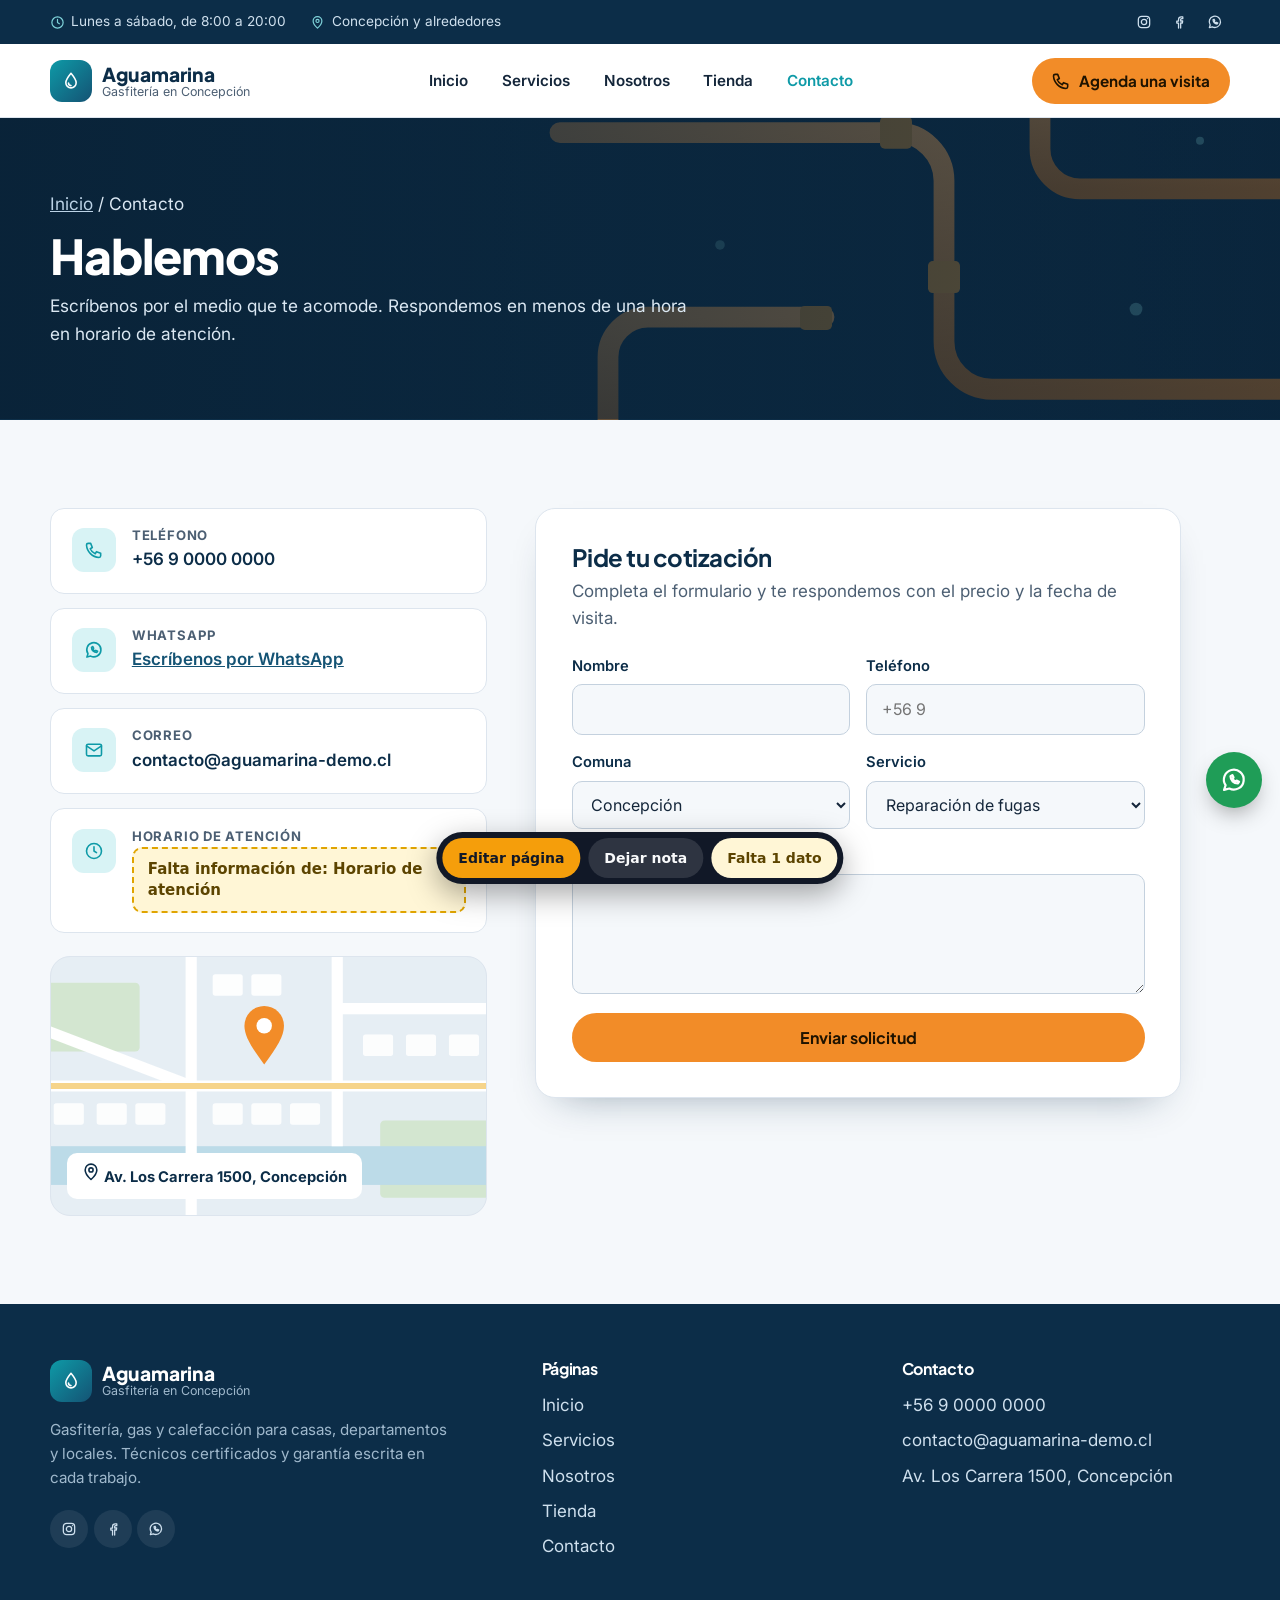
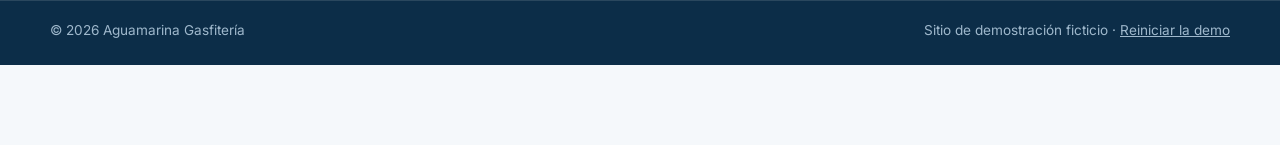
<file: retoque-demo/contacto.html>
<!DOCTYPE html>
<html lang="es">
<head>
<meta charset="utf-8">
<meta name="viewport" content="width=device-width, initial-scale=1">
<title>Contacto · Aguamarina Gasfitería</title>
<meta name="description" content="Contacto y cotizaciones. Sitio de demostración de Retoque.">
<meta name="robots" content="noindex">
<link rel="preconnect" href="https://fonts.googleapis.com">
<link rel="preconnect" href="https://fonts.gstatic.com" crossorigin>
<link href="https://fonts.googleapis.com/css2?family=Plus+Jakarta+Sans:wght@600;700;800&family=Inter:wght@400;500;600;700&display=swap" rel="stylesheet">
<link rel="stylesheet" href="sitio.css">
<link rel="stylesheet" href="retoque/editor.css">
<link rel="stylesheet" href="retoque/estilo.css">
</head>
<body>
<div class="franja" data-contenedor="franja">
  <div class="contenedor">
    <div class="franja-datos">
      <span><svg class="icono" aria-hidden="true" viewBox="0 0 24 24" fill="none" stroke="currentColor" stroke-width="1.9" stroke-linecap="round" stroke-linejoin="round"><circle cx="12" cy="12" r="9"/><path d="M12 7v5l3 2"/></svg><span data-retoque="franja_horario" data-retoque-tipo="texto">Lunes a sábado, de 8:00 a 20:00</span></span>
      <span><svg class="icono" aria-hidden="true" viewBox="0 0 24 24" fill="none" stroke="currentColor" stroke-width="1.9" stroke-linecap="round" stroke-linejoin="round"><path d="M12 21s-7-6.3-7-11.5a7 7 0 0 1 14 0C19 14.7 12 21 12 21z"/><circle cx="12" cy="9.5" r="2.5"/></svg><span data-retoque="franja_zona" data-retoque-tipo="texto">Concepción y alrededores</span></span>
    </div>
    <div class="redes">
      <a id="franja-instagram" href="https://instagram.com/" aria-label="Instagram"><svg class="icono" aria-hidden="true" viewBox="0 0 24 24" fill="none" stroke="currentColor" stroke-width="1.9" stroke-linecap="round" stroke-linejoin="round"><rect x="3.5" y="3.5" width="17" height="17" rx="5"/><circle cx="12" cy="12" r="4"/><path d="M17.2 6.8h.01"/></svg></a>
      <a href="https://facebook.com/" aria-label="Facebook"><svg class="icono" aria-hidden="true" viewBox="0 0 24 24" fill="none" stroke="currentColor" stroke-width="1.9" stroke-linecap="round" stroke-linejoin="round"><path d="M14.5 21v-7.5h2.6l.4-3h-3V8.6c0-.9.3-1.6 1.6-1.6h1.6V4.3a21 21 0 0 0-2.4-.1c-2.4 0-4 1.4-4 4.1v2.3H8.7v3h2.6V21"/></svg></a>
      <a href="https://wa.me/56900000000" aria-label="WhatsApp"><svg class="icono" aria-hidden="true" viewBox="0 0 24 24" fill="none" stroke="currentColor" stroke-width="1.9" stroke-linecap="round" stroke-linejoin="round"><path d="M3.5 20.5l1.3-4A8.5 8.5 0 1 1 8 19.3z"/><path d="M9 8.8c0 3.4 2.8 6.2 6.2 6.2l1.1-1.5-2.1-1-1 .8a4 4 0 0 1-2.4-2.4l.8-1-1-2.1z"/></svg></a>
    </div>
  </div>
</div>
<header class="cabecera" data-contenedor="cabecera">
  <div class="contenedor">
    <a class="logo" href="index.html">
      <span class="logo-marca"><svg class="icono" aria-hidden="true" viewBox="0 0 24 24" fill="none" stroke="currentColor" stroke-width="1.9" stroke-linecap="round" stroke-linejoin="round"><path d="M12 2.8c3.6 4.4 6.2 8 6.2 11.2a6.2 6.2 0 0 1-12.4 0c0-3.2 2.6-6.8 6.2-11.2z"/><path d="M9 14.5a3 3 0 0 0 3 3"/></svg></span>
      <span class="logo-texto"><span class="logo-nombre" data-retoque="marca_nombre" data-retoque-tipo="texto">Aguamarina</span><span class="logo-lema" data-retoque="marca_lema" data-retoque-tipo="texto">Gasfitería en Concepción</span></span>
    </a>
    <nav class="menu" aria-label="Menú principal">
      <a href="index.html">Inicio</a>
      <a href="servicios.html">Servicios</a>
      <a href="index.html#nosotros">Nosotros</a>
      <a href="tienda.html">Tienda</a>
      <a href="contacto.html" aria-current="page">Contacto</a>
    </nav>
    <a class="boton boton-principal" href="contacto.html" data-retoque="cabecera_boton" data-retoque-tipo="enlace" data-retoque-url="contacto.html"><svg class="icono" aria-hidden="true" viewBox="0 0 24 24" fill="none" stroke="currentColor" stroke-width="1.9" stroke-linecap="round" stroke-linejoin="round"><path d="M5 4h3l2 5-2.5 1.5a11 11 0 0 0 6 6L15 14l5 2v3a2 2 0 0 1-2 2A16 16 0 0 1 3 6a2 2 0 0 1 2-2z"/></svg><span class="retoque-enlace-texto">Agenda una visita</span></a>
  </div>
</header>
<main id="contenido">

<section class="portadilla" data-contenedor="portadilla" style="--retoque-imagen-fondo: url(&quot;img/canerias.svg&quot;)" data-retoque-con-fondo data-retoque-fondo="contacto_portadilla_fondo" data-retoque-defecto="img/canerias.svg" data-retoque-nombre-capa="Fondo de la cabecera">
  <div class="contenedor">
    <p class="migas"><a href="index.html">Inicio</a> / Contacto</p>
    <h1 data-retoque="contacto_titulo" data-retoque-tipo="texto">Hablemos</h1>
    <p data-retoque="contacto_bajada" data-retoque-tipo="parrafo">Escríbenos por el medio que te acomode. Respondemos en menos de una hora en horario de atención.</p>
  </div>
</section>

<section class="seccion" data-contenedor="contacto">
  <div class="contenedor contacto-rejilla">
    <div>
      <div class="datos">
        <div class="dato"><span class="dato-icono"><svg class="icono" aria-hidden="true" viewBox="0 0 24 24" fill="none" stroke="currentColor" stroke-width="1.9" stroke-linecap="round" stroke-linejoin="round"><path d="M5 4h3l2 5-2.5 1.5a11 11 0 0 0 6 6L15 14l5 2v3a2 2 0 0 1-2 2A16 16 0 0 1 3 6a2 2 0 0 1 2-2z"/></svg></span><div><h3>Teléfono</h3><p data-retoque="sitio_telefono" data-retoque-tipo="texto">+56 9 0000 0000</p></div></div>
        <div class="dato"><span class="dato-icono"><svg class="icono" aria-hidden="true" viewBox="0 0 24 24" fill="none" stroke="currentColor" stroke-width="1.9" stroke-linecap="round" stroke-linejoin="round"><path d="M3.5 20.5l1.3-4A8.5 8.5 0 1 1 8 19.3z"/><path d="M9 8.8c0 3.4 2.8 6.2 6.2 6.2l1.1-1.5-2.1-1-1 .8a4 4 0 0 1-2.4-2.4l.8-1-1-2.1z"/></svg></span><div><h3>WhatsApp</h3><p><a class="" href="https://wa.me/56900000000" data-retoque="contacto_whatsapp" data-retoque-tipo="enlace" data-retoque-url="https://wa.me/56900000000"><span class="retoque-enlace-texto">Escríbenos por WhatsApp</span></a></p></div></div>
        <div class="dato"><span class="dato-icono"><svg class="icono" aria-hidden="true" viewBox="0 0 24 24" fill="none" stroke="currentColor" stroke-width="1.9" stroke-linecap="round" stroke-linejoin="round"><rect x="3" y="5" width="18" height="14" rx="2"/><path d="m3 7 9 6 9-6"/></svg></span><div><h3>Correo</h3><p data-retoque="sitio_correo" data-retoque-tipo="texto">contacto@aguamarina-demo.cl</p></div></div>
        <div class="dato"><span class="dato-icono"><svg class="icono" aria-hidden="true" viewBox="0 0 24 24" fill="none" stroke="currentColor" stroke-width="1.9" stroke-linecap="round" stroke-linejoin="round"><circle cx="12" cy="12" r="9"/><path d="M12 7v5l3 2"/></svg></span><div><h3>Horario de atención</h3><p data-retoque="contacto_horario" data-retoque-tipo="parrafo" data-retoque-falta="Horario de atención"></p></div></div>
      </div>
      <div class="mapa" style="--retoque-imagen-fondo: url(&quot;img/mapa.svg&quot;)" data-retoque-con-fondo data-retoque-fondo="contacto_mapa_fondo" data-retoque-defecto="img/mapa.svg" data-retoque-nombre-capa="Imagen del mapa">
        <span class="mapa-etiqueta"><svg class="icono" aria-hidden="true" viewBox="0 0 24 24" fill="none" stroke="currentColor" stroke-width="1.9" stroke-linecap="round" stroke-linejoin="round"><path d="M12 21s-7-6.3-7-11.5a7 7 0 0 1 14 0C19 14.7 12 21 12 21z"/><circle cx="12" cy="9.5" r="2.5"/></svg> <span data-retoque="pie_direccion" data-retoque-tipo="texto">Av. Los Carrera 1500, Concepción</span></span>
      </div>
    </div>
    <form class="formulario" action="#" method="post" novalidate>
      <h2 data-retoque="contacto_form_titulo" data-retoque-tipo="texto">Pide tu cotización</h2>
      <p data-retoque="contacto_form_texto" data-retoque-tipo="parrafo">Completa el formulario y te respondemos con el precio y la fecha de visita.</p>
      <div class="campos">
        <label class="campo">Nombre<input type="text" name="nombre" autocomplete="name"></label>
        <label class="campo">Teléfono<input type="tel" name="telefono" autocomplete="tel" placeholder="+56 9"></label>
        <label class="campo">Comuna<select name="comuna"><option>Concepción</option><option>Talcahuano</option><option>San Pedro de la Paz</option><option>Chiguayante</option><option>Hualpén</option></select></label>
        <label class="campo">Servicio<select name="servicio"><option>Reparación de fugas</option><option>Instalación de gas</option><option>Mantención de calefont</option><option>Destape de cañerías</option><option>Urgencia</option></select></label>
        <label class="campo campo-ancho">Cuéntanos qué necesitas<textarea name="mensaje"></textarea></label>
      </div>
      <button type="submit" class="boton boton-principal">Enviar solicitud</button>
    </form>
  </div>
</section>

</main>
<footer class="pie" data-contenedor="pie">
  <div class="contenedor pie-rejilla">
    <div>
      <a class="logo" href="index.html">
        <span class="logo-marca"><svg class="icono" aria-hidden="true" viewBox="0 0 24 24" fill="none" stroke="currentColor" stroke-width="1.9" stroke-linecap="round" stroke-linejoin="round"><path d="M12 2.8c3.6 4.4 6.2 8 6.2 11.2a6.2 6.2 0 0 1-12.4 0c0-3.2 2.6-6.8 6.2-11.2z"/><path d="M9 14.5a3 3 0 0 0 3 3"/></svg></span>
        <span class="logo-texto"><span class="logo-nombre">Aguamarina</span><span class="logo-lema">Gasfitería en Concepción</span></span>
      </a>
      <p data-retoque="pie_texto" data-retoque-tipo="parrafo">Gasfitería, gas y calefacción para casas, departamentos y locales. Técnicos certificados y garantía escrita en cada trabajo.</p>
      <div class="redes">
        <a href="https://instagram.com/" aria-label="Instagram"><svg class="icono" aria-hidden="true" viewBox="0 0 24 24" fill="none" stroke="currentColor" stroke-width="1.9" stroke-linecap="round" stroke-linejoin="round"><rect x="3.5" y="3.5" width="17" height="17" rx="5"/><circle cx="12" cy="12" r="4"/><path d="M17.2 6.8h.01"/></svg></a>
        <a href="https://facebook.com/" aria-label="Facebook"><svg class="icono" aria-hidden="true" viewBox="0 0 24 24" fill="none" stroke="currentColor" stroke-width="1.9" stroke-linecap="round" stroke-linejoin="round"><path d="M14.5 21v-7.5h2.6l.4-3h-3V8.6c0-.9.3-1.6 1.6-1.6h1.6V4.3a21 21 0 0 0-2.4-.1c-2.4 0-4 1.4-4 4.1v2.3H8.7v3h2.6V21"/></svg></a>
        <a href="https://wa.me/56900000000" aria-label="WhatsApp"><svg class="icono" aria-hidden="true" viewBox="0 0 24 24" fill="none" stroke="currentColor" stroke-width="1.9" stroke-linecap="round" stroke-linejoin="round"><path d="M3.5 20.5l1.3-4A8.5 8.5 0 1 1 8 19.3z"/><path d="M9 8.8c0 3.4 2.8 6.2 6.2 6.2l1.1-1.5-2.1-1-1 .8a4 4 0 0 1-2.4-2.4l.8-1-1-2.1z"/></svg></a>
      </div>
    </div>
    <div>
      <h3>Páginas</h3>
      <ul>
        <li><a href="index.html">Inicio</a></li>
        <li><a href="servicios.html">Servicios</a></li>
        <li><a href="index.html#nosotros">Nosotros</a></li>
        <li><a href="tienda.html">Tienda</a></li>
        <li><a href="contacto.html">Contacto</a></li>
      </ul>
    </div>
    <div>
      <h3>Contacto</h3>
      <ul>
        <li><span data-retoque="sitio_telefono" data-retoque-tipo="texto">+56 9 0000 0000</span></li>
        <li><span data-retoque="sitio_correo" data-retoque-tipo="texto">contacto@aguamarina-demo.cl</span></li>
        <li><span data-retoque="pie_direccion" data-retoque-tipo="texto">Av. Los Carrera 1500, Concepción</span></li>
      </ul>
    </div>
  </div>
  <div class="pie-final">
    <div class="contenedor">
      <span data-retoque="pie_derechos" data-retoque-tipo="texto">© 2026 Aguamarina Gasfitería</span>
      <span>Sitio de demostración ficticio · <button type="button" class="reiniciar-demo" data-reiniciar-demo>Reiniciar la demo</button></span>
    </div>
  </div>
</footer>
<a class="flotante" href="https://wa.me/56900000000" aria-label="Escribir por WhatsApp"><svg class="icono" aria-hidden="true" viewBox="0 0 24 24" fill="none" stroke="currentColor" stroke-width="1.9" stroke-linecap="round" stroke-linejoin="round"><path d="M3.5 20.5l1.3-4A8.5 8.5 0 1 1 8 19.3z"/><path d="M9 8.8c0 3.4 2.8 6.2 6.2 6.2l1.1-1.5-2.1-1-1 .8a4 4 0 0 1-2.4-2.4l.8-1-1-2.1z"/></svg></a>
<script>window.RETOQUE_DEMO_IMAGENES = [{"url": "img/banner-bano.svg", "alt": "Baño con lavamanos y cañerías"}, {"url": "img/banner-cocina.svg", "alt": "Cocina con lavaplatos y llave nueva"}, {"url": "img/herramientas.svg", "alt": "Caja de herramientas y llave de gasfitería"}, {"url": "img/camioneta.svg", "alt": "Camioneta de servicio"}, {"url": "img/calefont.svg", "alt": "Calefont recién mantenido"}, {"url": "img/canerias.svg", "alt": "Cañerías de cobre"}, {"url": "img/agua.svg", "alt": "Fondo de agua"}, {"url": "img/mapa.svg", "alt": "Mapa de la zona de atención"}];</script>
<script src="demo.js"></script>
<script src="retoque/editor.js"></script>
<script src="retoque/estilo.js"></script>
</body>
</html>
</file>
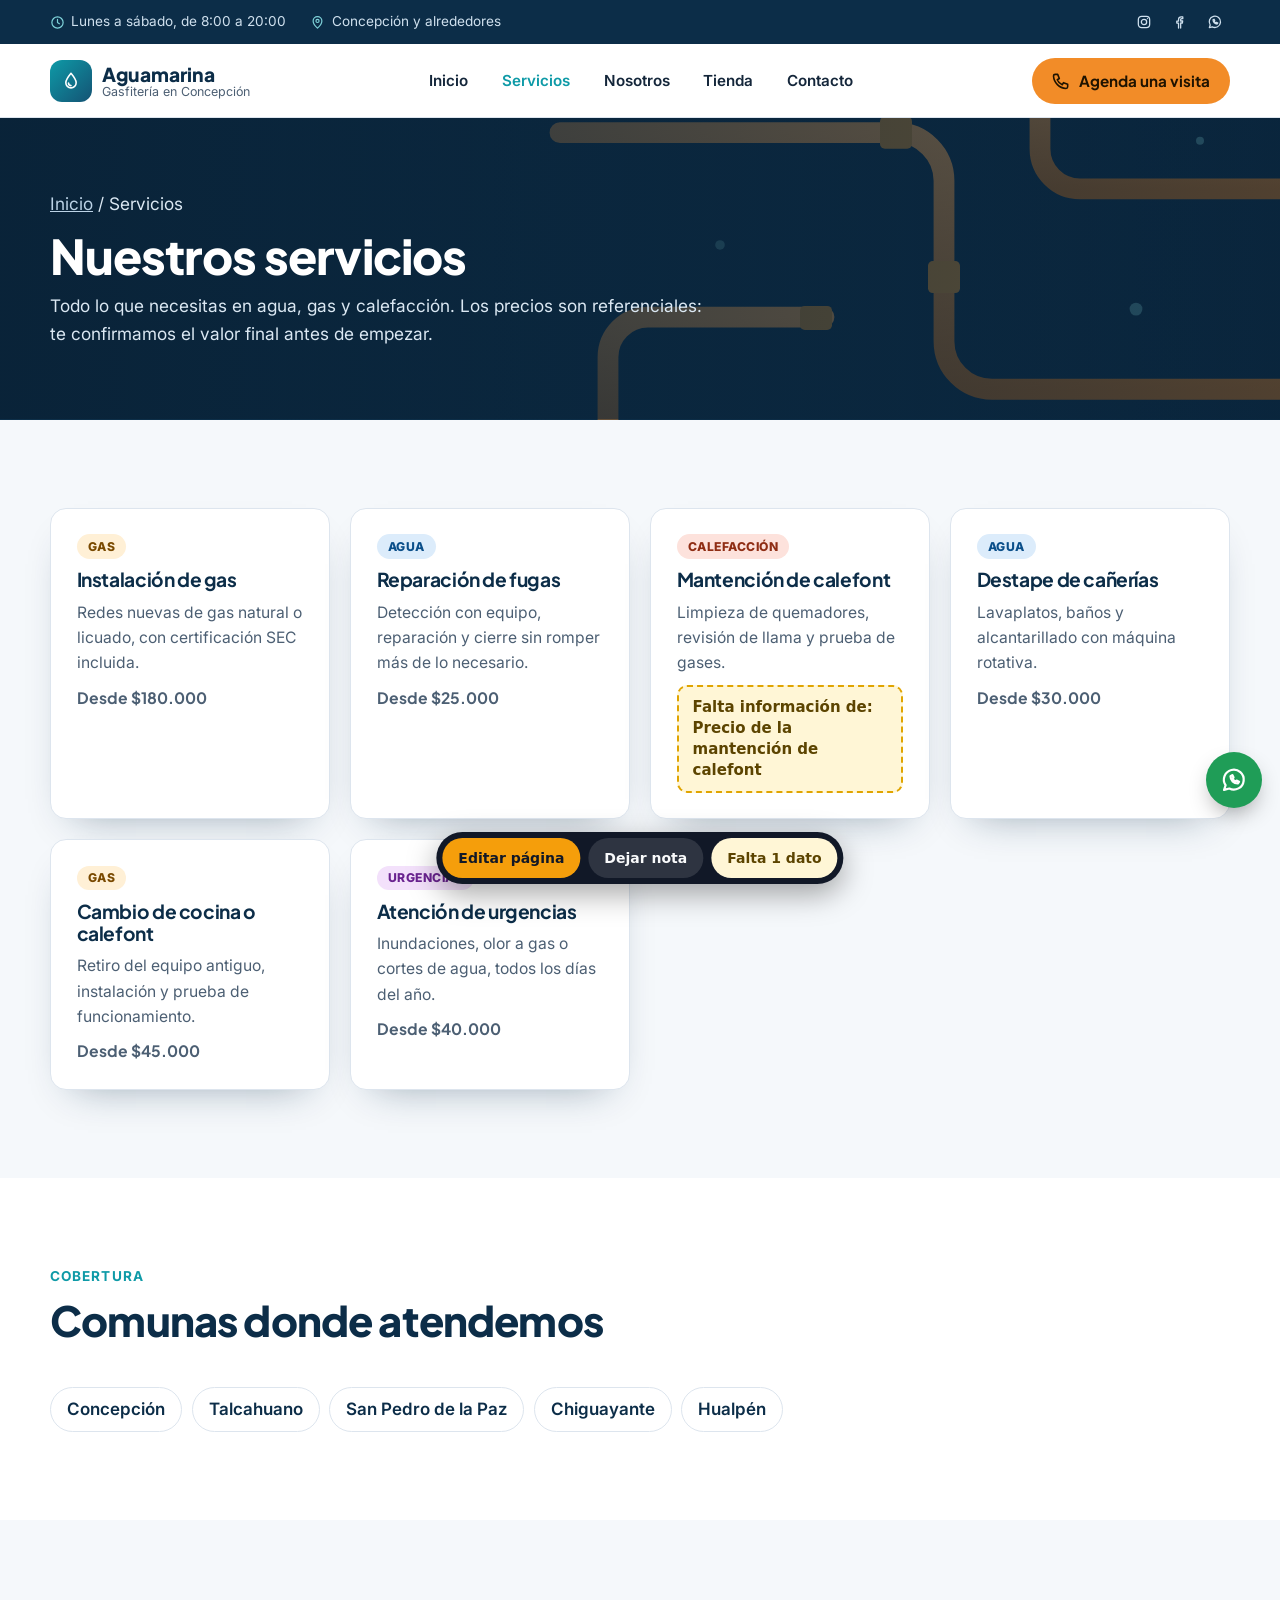
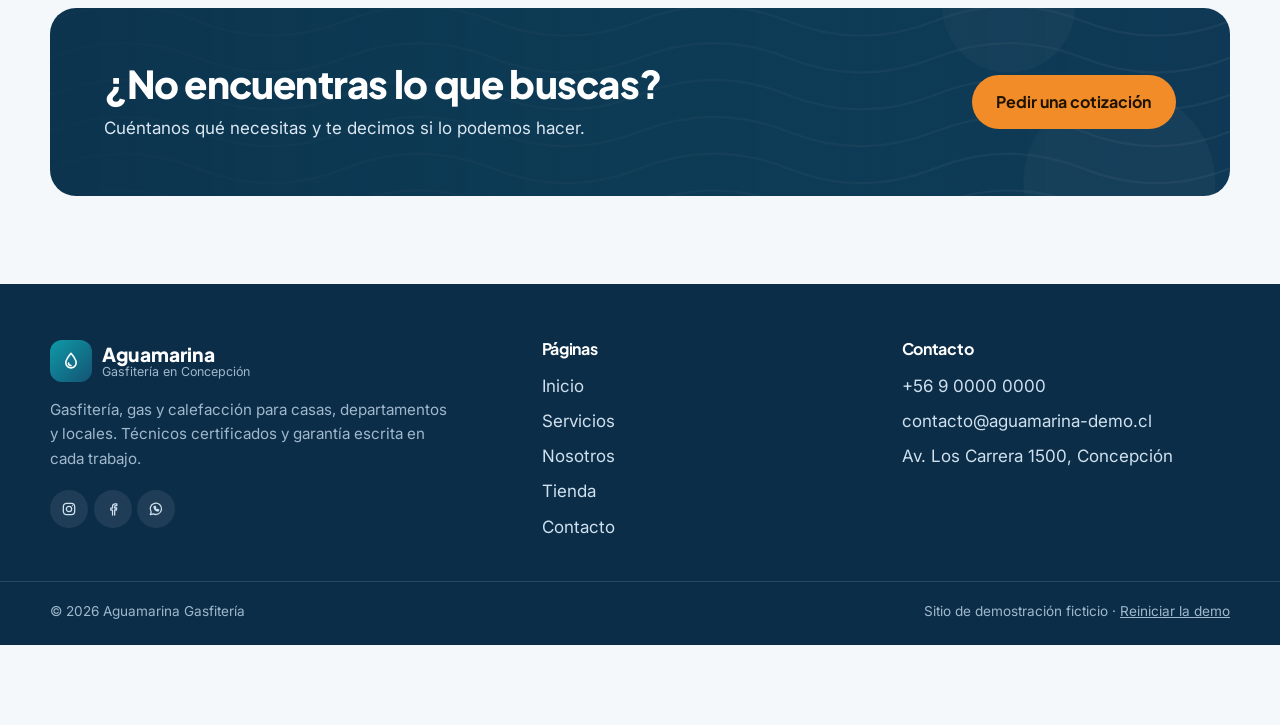
<file: retoque-demo/servicios.html>
<!DOCTYPE html>
<html lang="es">
<head>
<meta charset="utf-8">
<meta name="viewport" content="width=device-width, initial-scale=1">
<title>Servicios · Aguamarina Gasfitería</title>
<meta name="description" content="Servicios de gasfitería, gas y calefacción. Sitio de demostración de Retoque.">
<meta name="robots" content="noindex">
<link rel="preconnect" href="https://fonts.googleapis.com">
<link rel="preconnect" href="https://fonts.gstatic.com" crossorigin>
<link href="https://fonts.googleapis.com/css2?family=Plus+Jakarta+Sans:wght@600;700;800&family=Inter:wght@400;500;600;700&display=swap" rel="stylesheet">
<link rel="stylesheet" href="sitio.css">
<link rel="stylesheet" href="retoque/editor.css">
<link rel="stylesheet" href="retoque/estilo.css">
</head>
<body>
<div class="franja" data-contenedor="franja">
  <div class="contenedor">
    <div class="franja-datos">
      <span><svg class="icono" aria-hidden="true" viewBox="0 0 24 24" fill="none" stroke="currentColor" stroke-width="1.9" stroke-linecap="round" stroke-linejoin="round"><circle cx="12" cy="12" r="9"/><path d="M12 7v5l3 2"/></svg><span data-retoque="franja_horario" data-retoque-tipo="texto">Lunes a sábado, de 8:00 a 20:00</span></span>
      <span><svg class="icono" aria-hidden="true" viewBox="0 0 24 24" fill="none" stroke="currentColor" stroke-width="1.9" stroke-linecap="round" stroke-linejoin="round"><path d="M12 21s-7-6.3-7-11.5a7 7 0 0 1 14 0C19 14.7 12 21 12 21z"/><circle cx="12" cy="9.5" r="2.5"/></svg><span data-retoque="franja_zona" data-retoque-tipo="texto">Concepción y alrededores</span></span>
    </div>
    <div class="redes">
      <a id="franja-instagram" href="https://instagram.com/" aria-label="Instagram"><svg class="icono" aria-hidden="true" viewBox="0 0 24 24" fill="none" stroke="currentColor" stroke-width="1.9" stroke-linecap="round" stroke-linejoin="round"><rect x="3.5" y="3.5" width="17" height="17" rx="5"/><circle cx="12" cy="12" r="4"/><path d="M17.2 6.8h.01"/></svg></a>
      <a href="https://facebook.com/" aria-label="Facebook"><svg class="icono" aria-hidden="true" viewBox="0 0 24 24" fill="none" stroke="currentColor" stroke-width="1.9" stroke-linecap="round" stroke-linejoin="round"><path d="M14.5 21v-7.5h2.6l.4-3h-3V8.6c0-.9.3-1.6 1.6-1.6h1.6V4.3a21 21 0 0 0-2.4-.1c-2.4 0-4 1.4-4 4.1v2.3H8.7v3h2.6V21"/></svg></a>
      <a href="https://wa.me/56900000000" aria-label="WhatsApp"><svg class="icono" aria-hidden="true" viewBox="0 0 24 24" fill="none" stroke="currentColor" stroke-width="1.9" stroke-linecap="round" stroke-linejoin="round"><path d="M3.5 20.5l1.3-4A8.5 8.5 0 1 1 8 19.3z"/><path d="M9 8.8c0 3.4 2.8 6.2 6.2 6.2l1.1-1.5-2.1-1-1 .8a4 4 0 0 1-2.4-2.4l.8-1-1-2.1z"/></svg></a>
    </div>
  </div>
</div>
<header class="cabecera" data-contenedor="cabecera">
  <div class="contenedor">
    <a class="logo" href="index.html">
      <span class="logo-marca"><svg class="icono" aria-hidden="true" viewBox="0 0 24 24" fill="none" stroke="currentColor" stroke-width="1.9" stroke-linecap="round" stroke-linejoin="round"><path d="M12 2.8c3.6 4.4 6.2 8 6.2 11.2a6.2 6.2 0 0 1-12.4 0c0-3.2 2.6-6.8 6.2-11.2z"/><path d="M9 14.5a3 3 0 0 0 3 3"/></svg></span>
      <span class="logo-texto"><span class="logo-nombre" data-retoque="marca_nombre" data-retoque-tipo="texto">Aguamarina</span><span class="logo-lema" data-retoque="marca_lema" data-retoque-tipo="texto">Gasfitería en Concepción</span></span>
    </a>
    <nav class="menu" aria-label="Menú principal">
      <a href="index.html">Inicio</a>
      <a href="servicios.html" aria-current="page">Servicios</a>
      <a href="index.html#nosotros">Nosotros</a>
      <a href="tienda.html">Tienda</a>
      <a href="contacto.html">Contacto</a>
    </nav>
    <a class="boton boton-principal" href="contacto.html" data-retoque="cabecera_boton" data-retoque-tipo="enlace" data-retoque-url="contacto.html"><svg class="icono" aria-hidden="true" viewBox="0 0 24 24" fill="none" stroke="currentColor" stroke-width="1.9" stroke-linecap="round" stroke-linejoin="round"><path d="M5 4h3l2 5-2.5 1.5a11 11 0 0 0 6 6L15 14l5 2v3a2 2 0 0 1-2 2A16 16 0 0 1 3 6a2 2 0 0 1 2-2z"/></svg><span class="retoque-enlace-texto">Agenda una visita</span></a>
  </div>
</header>
<main id="contenido">

<section class="portadilla" data-contenedor="portadilla" style="--retoque-imagen-fondo: url(&quot;img/canerias.svg&quot;)" data-retoque-con-fondo data-retoque-fondo="servicios_portadilla_fondo" data-retoque-defecto="img/canerias.svg" data-retoque-nombre-capa="Fondo de la cabecera">
  <div class="contenedor">
    <p class="migas"><a href="index.html">Inicio</a> / Servicios</p>
    <h1 data-retoque="servicios_titulo" data-retoque-tipo="texto">Nuestros servicios</h1>
    <p data-retoque="servicios_bajada" data-retoque-tipo="parrafo">Todo lo que necesitas en agua, gas y calefacción. Los precios son referenciales: te confirmamos el valor final antes de empezar.</p>
  </div>
</section>

<section class="seccion" data-contenedor="servicios">
  <div class="contenedor">
    <ul class="servicios" data-retoque-lista="servicios_lista" data-retoque-nombre="servicio">
      <li class="servicio" data-retoque-item="s1">
          <span class="area area--gas" data-retoque="servicios_s1_area" data-retoque-tipo="opcion" data-retoque-valor="gas" data-retoque-clase-valor="area--" data-retoque-opciones="{&quot;gas&quot;:&quot;Gas&quot;,&quot;agua&quot;:&quot;Agua&quot;,&quot;calefaccion&quot;:&quot;Calefacción&quot;,&quot;urgencias&quot;:&quot;Urgencias&quot;}">Gas</span>
          <h3 data-retoque="servicios_s1_titulo" data-retoque-tipo="texto">Instalación de gas</h3>
          <p data-retoque="servicios_s1_texto" data-retoque-tipo="parrafo">Redes nuevas de gas natural o licuado, con certificación SEC incluida.</p>
          <p class="precio" data-retoque="servicios_s1_precio" data-retoque-tipo="texto">Desde $180.000</p>
        </li>
      <li class="servicio" data-retoque-item="s2">
          <span class="area area--agua" data-retoque="servicios_s2_area" data-retoque-tipo="opcion" data-retoque-valor="agua" data-retoque-clase-valor="area--" data-retoque-opciones="{&quot;gas&quot;:&quot;Gas&quot;,&quot;agua&quot;:&quot;Agua&quot;,&quot;calefaccion&quot;:&quot;Calefacción&quot;,&quot;urgencias&quot;:&quot;Urgencias&quot;}">Agua</span>
          <h3 data-retoque="servicios_s2_titulo" data-retoque-tipo="texto">Reparación de fugas</h3>
          <p data-retoque="servicios_s2_texto" data-retoque-tipo="parrafo">Detección con equipo, reparación y cierre sin romper más de lo necesario.</p>
          <p class="precio" data-retoque="servicios_s2_precio" data-retoque-tipo="texto">Desde $25.000</p>
        </li>
      <li class="servicio" data-retoque-item="s3">
          <span class="area area--calefaccion" data-retoque="servicios_s3_area" data-retoque-tipo="opcion" data-retoque-valor="calefaccion" data-retoque-clase-valor="area--" data-retoque-opciones="{&quot;gas&quot;:&quot;Gas&quot;,&quot;agua&quot;:&quot;Agua&quot;,&quot;calefaccion&quot;:&quot;Calefacción&quot;,&quot;urgencias&quot;:&quot;Urgencias&quot;}">Calefacción</span>
          <h3 data-retoque="servicios_s3_titulo" data-retoque-tipo="texto">Mantención de calefont</h3>
          <p data-retoque="servicios_s3_texto" data-retoque-tipo="parrafo">Limpieza de quemadores, revisión de llama y prueba de gases.</p>
          <p class="precio" data-retoque="servicios_s3_precio" data-retoque-tipo="texto" data-retoque-falta="Precio de la mantención de calefont"></p>
        </li>
      <li class="servicio" data-retoque-item="s4">
          <span class="area area--agua" data-retoque="servicios_s4_area" data-retoque-tipo="opcion" data-retoque-valor="agua" data-retoque-clase-valor="area--" data-retoque-opciones="{&quot;gas&quot;:&quot;Gas&quot;,&quot;agua&quot;:&quot;Agua&quot;,&quot;calefaccion&quot;:&quot;Calefacción&quot;,&quot;urgencias&quot;:&quot;Urgencias&quot;}">Agua</span>
          <h3 data-retoque="servicios_s4_titulo" data-retoque-tipo="texto">Destape de cañerías</h3>
          <p data-retoque="servicios_s4_texto" data-retoque-tipo="parrafo">Lavaplatos, baños y alcantarillado con máquina rotativa.</p>
          <p class="precio" data-retoque="servicios_s4_precio" data-retoque-tipo="texto">Desde $30.000</p>
        </li>
      <li class="servicio" data-retoque-item="s5">
          <span class="area area--gas" data-retoque="servicios_s5_area" data-retoque-tipo="opcion" data-retoque-valor="gas" data-retoque-clase-valor="area--" data-retoque-opciones="{&quot;gas&quot;:&quot;Gas&quot;,&quot;agua&quot;:&quot;Agua&quot;,&quot;calefaccion&quot;:&quot;Calefacción&quot;,&quot;urgencias&quot;:&quot;Urgencias&quot;}">Gas</span>
          <h3 data-retoque="servicios_s5_titulo" data-retoque-tipo="texto">Cambio de cocina o calefont</h3>
          <p data-retoque="servicios_s5_texto" data-retoque-tipo="parrafo">Retiro del equipo antiguo, instalación y prueba de funcionamiento.</p>
          <p class="precio" data-retoque="servicios_s5_precio" data-retoque-tipo="texto">Desde $45.000</p>
        </li>
      <li class="servicio" data-retoque-item="s6">
          <span class="area area--urgencias" data-retoque="servicios_s6_area" data-retoque-tipo="opcion" data-retoque-valor="urgencias" data-retoque-clase-valor="area--" data-retoque-opciones="{&quot;gas&quot;:&quot;Gas&quot;,&quot;agua&quot;:&quot;Agua&quot;,&quot;calefaccion&quot;:&quot;Calefacción&quot;,&quot;urgencias&quot;:&quot;Urgencias&quot;}">Urgencias</span>
          <h3 data-retoque="servicios_s6_titulo" data-retoque-tipo="texto">Atención de urgencias</h3>
          <p data-retoque="servicios_s6_texto" data-retoque-tipo="parrafo">Inundaciones, olor a gas o cortes de agua, todos los días del año.</p>
          <p class="precio" data-retoque="servicios_s6_precio" data-retoque-tipo="texto">Desde $40.000</p>
        </li>
    </ul>
    <template data-retoque-plantilla="servicios_lista">
      <li class="servicio" data-retoque-item="__nuevo__">
        <span class="area area--agua" data-retoque="servicios_lista___nuevo___area" data-retoque-tipo="opcion" data-retoque-valor="agua" data-retoque-defecto="agua" data-retoque-clase-valor="area--" data-retoque-opciones="{&quot;gas&quot;:&quot;Gas&quot;,&quot;agua&quot;:&quot;Agua&quot;,&quot;calefaccion&quot;:&quot;Calefacción&quot;,&quot;urgencias&quot;:&quot;Urgencias&quot;}">Agua</span>
        <h3 data-retoque="servicios_lista___nuevo___titulo" data-retoque-tipo="texto" data-retoque-defecto="Nuevo servicio">Nuevo servicio</h3>
        <p data-retoque="servicios_lista___nuevo___texto" data-retoque-tipo="parrafo" data-retoque-defecto="Describe el servicio en una o dos frases.">Describe el servicio en una o dos frases.</p>
        <p class="precio" data-retoque="servicios_lista___nuevo___precio" data-retoque-tipo="texto" data-retoque-defecto="Desde $0">Desde $0</p>
      </li>
    </template>
  </div>
</section>

<section class="seccion seccion-blanca" data-contenedor="cobertura">
  <div class="contenedor">
    <div class="encabezado">
      <span class="antetitulo" data-retoque="servicios_zonas_antetitulo" data-retoque-tipo="texto">Cobertura</span>
      <h2 class="titulo" data-retoque="servicios_zonas_titulo" data-retoque-tipo="texto">Comunas donde atendemos</h2>
    </div>
    <ul class="zonas" data-retoque-lista="servicios_zonas" data-retoque-nombre="comuna">
      <li data-retoque-item="z1"><span data-retoque="servicios_zonas_z1_nombre" data-retoque-tipo="texto">Concepción</span></li>
      <li data-retoque-item="z2"><span data-retoque="servicios_zonas_z2_nombre" data-retoque-tipo="texto">Talcahuano</span></li>
      <li data-retoque-item="z3"><span data-retoque="servicios_zonas_z3_nombre" data-retoque-tipo="texto">San Pedro de la Paz</span></li>
      <li data-retoque-item="z4"><span data-retoque="servicios_zonas_z4_nombre" data-retoque-tipo="texto">Chiguayante</span></li>
      <li data-retoque-item="z5"><span data-retoque="servicios_zonas_z5_nombre" data-retoque-tipo="texto">Hualpén</span></li>
    </ul>
    <template data-retoque-plantilla="servicios_zonas">
      <li data-retoque-item="__nuevo__"><span data-retoque="servicios_zonas___nuevo___nombre" data-retoque-tipo="texto" data-retoque-defecto="Nueva comuna">Nueva comuna</span></li>
    </template>
  </div>
</section>

<section class="seccion" data-contenedor="llamado">
  <div class="contenedor">
    <div class="llamado" style="--retoque-imagen-fondo: url(&quot;img/agua.svg&quot;)" data-retoque-con-fondo data-retoque-fondo="servicios_llamado_fondo" data-retoque-defecto="img/agua.svg" data-retoque-nombre-capa="Fondo del llamado">
      <div class="llamado-dentro">
        <div>
          <h2 data-retoque="servicios_llamado_titulo" data-retoque-tipo="texto">¿No encuentras lo que buscas?</h2>
          <p data-retoque="servicios_llamado_texto" data-retoque-tipo="parrafo">Cuéntanos qué necesitas y te decimos si lo podemos hacer.</p>
        </div>
        <a class="boton boton-principal" href="contacto.html" data-retoque="servicios_llamado_boton" data-retoque-tipo="enlace" data-retoque-url="contacto.html"><span class="retoque-enlace-texto">Pedir una cotización</span></a>
      </div>
    </div>
  </div>
</section>

</main>
<footer class="pie" data-contenedor="pie">
  <div class="contenedor pie-rejilla">
    <div>
      <a class="logo" href="index.html">
        <span class="logo-marca"><svg class="icono" aria-hidden="true" viewBox="0 0 24 24" fill="none" stroke="currentColor" stroke-width="1.9" stroke-linecap="round" stroke-linejoin="round"><path d="M12 2.8c3.6 4.4 6.2 8 6.2 11.2a6.2 6.2 0 0 1-12.4 0c0-3.2 2.6-6.8 6.2-11.2z"/><path d="M9 14.5a3 3 0 0 0 3 3"/></svg></span>
        <span class="logo-texto"><span class="logo-nombre">Aguamarina</span><span class="logo-lema">Gasfitería en Concepción</span></span>
      </a>
      <p data-retoque="pie_texto" data-retoque-tipo="parrafo">Gasfitería, gas y calefacción para casas, departamentos y locales. Técnicos certificados y garantía escrita en cada trabajo.</p>
      <div class="redes">
        <a href="https://instagram.com/" aria-label="Instagram"><svg class="icono" aria-hidden="true" viewBox="0 0 24 24" fill="none" stroke="currentColor" stroke-width="1.9" stroke-linecap="round" stroke-linejoin="round"><rect x="3.5" y="3.5" width="17" height="17" rx="5"/><circle cx="12" cy="12" r="4"/><path d="M17.2 6.8h.01"/></svg></a>
        <a href="https://facebook.com/" aria-label="Facebook"><svg class="icono" aria-hidden="true" viewBox="0 0 24 24" fill="none" stroke="currentColor" stroke-width="1.9" stroke-linecap="round" stroke-linejoin="round"><path d="M14.5 21v-7.5h2.6l.4-3h-3V8.6c0-.9.3-1.6 1.6-1.6h1.6V4.3a21 21 0 0 0-2.4-.1c-2.4 0-4 1.4-4 4.1v2.3H8.7v3h2.6V21"/></svg></a>
        <a href="https://wa.me/56900000000" aria-label="WhatsApp"><svg class="icono" aria-hidden="true" viewBox="0 0 24 24" fill="none" stroke="currentColor" stroke-width="1.9" stroke-linecap="round" stroke-linejoin="round"><path d="M3.5 20.5l1.3-4A8.5 8.5 0 1 1 8 19.3z"/><path d="M9 8.8c0 3.4 2.8 6.2 6.2 6.2l1.1-1.5-2.1-1-1 .8a4 4 0 0 1-2.4-2.4l.8-1-1-2.1z"/></svg></a>
      </div>
    </div>
    <div>
      <h3>Páginas</h3>
      <ul>
        <li><a href="index.html">Inicio</a></li>
        <li><a href="servicios.html">Servicios</a></li>
        <li><a href="index.html#nosotros">Nosotros</a></li>
        <li><a href="tienda.html">Tienda</a></li>
        <li><a href="contacto.html">Contacto</a></li>
      </ul>
    </div>
    <div>
      <h3>Contacto</h3>
      <ul>
        <li><span data-retoque="sitio_telefono" data-retoque-tipo="texto">+56 9 0000 0000</span></li>
        <li><span data-retoque="sitio_correo" data-retoque-tipo="texto">contacto@aguamarina-demo.cl</span></li>
        <li><span data-retoque="pie_direccion" data-retoque-tipo="texto">Av. Los Carrera 1500, Concepción</span></li>
      </ul>
    </div>
  </div>
  <div class="pie-final">
    <div class="contenedor">
      <span data-retoque="pie_derechos" data-retoque-tipo="texto">© 2026 Aguamarina Gasfitería</span>
      <span>Sitio de demostración ficticio · <button type="button" class="reiniciar-demo" data-reiniciar-demo>Reiniciar la demo</button></span>
    </div>
  </div>
</footer>
<a class="flotante" href="https://wa.me/56900000000" aria-label="Escribir por WhatsApp"><svg class="icono" aria-hidden="true" viewBox="0 0 24 24" fill="none" stroke="currentColor" stroke-width="1.9" stroke-linecap="round" stroke-linejoin="round"><path d="M3.5 20.5l1.3-4A8.5 8.5 0 1 1 8 19.3z"/><path d="M9 8.8c0 3.4 2.8 6.2 6.2 6.2l1.1-1.5-2.1-1-1 .8a4 4 0 0 1-2.4-2.4l.8-1-1-2.1z"/></svg></a>
<script>window.RETOQUE_DEMO_IMAGENES = [{"url": "img/banner-bano.svg", "alt": "Baño con lavamanos y cañerías"}, {"url": "img/banner-cocina.svg", "alt": "Cocina con lavaplatos y llave nueva"}, {"url": "img/herramientas.svg", "alt": "Caja de herramientas y llave de gasfitería"}, {"url": "img/camioneta.svg", "alt": "Camioneta de servicio"}, {"url": "img/calefont.svg", "alt": "Calefont recién mantenido"}, {"url": "img/canerias.svg", "alt": "Cañerías de cobre"}, {"url": "img/agua.svg", "alt": "Fondo de agua"}, {"url": "img/mapa.svg", "alt": "Mapa de la zona de atención"}];</script>
<script src="demo.js"></script>
<script src="retoque/editor.js"></script>
<script src="retoque/estilo.js"></script>
</body>
</html>
</file>
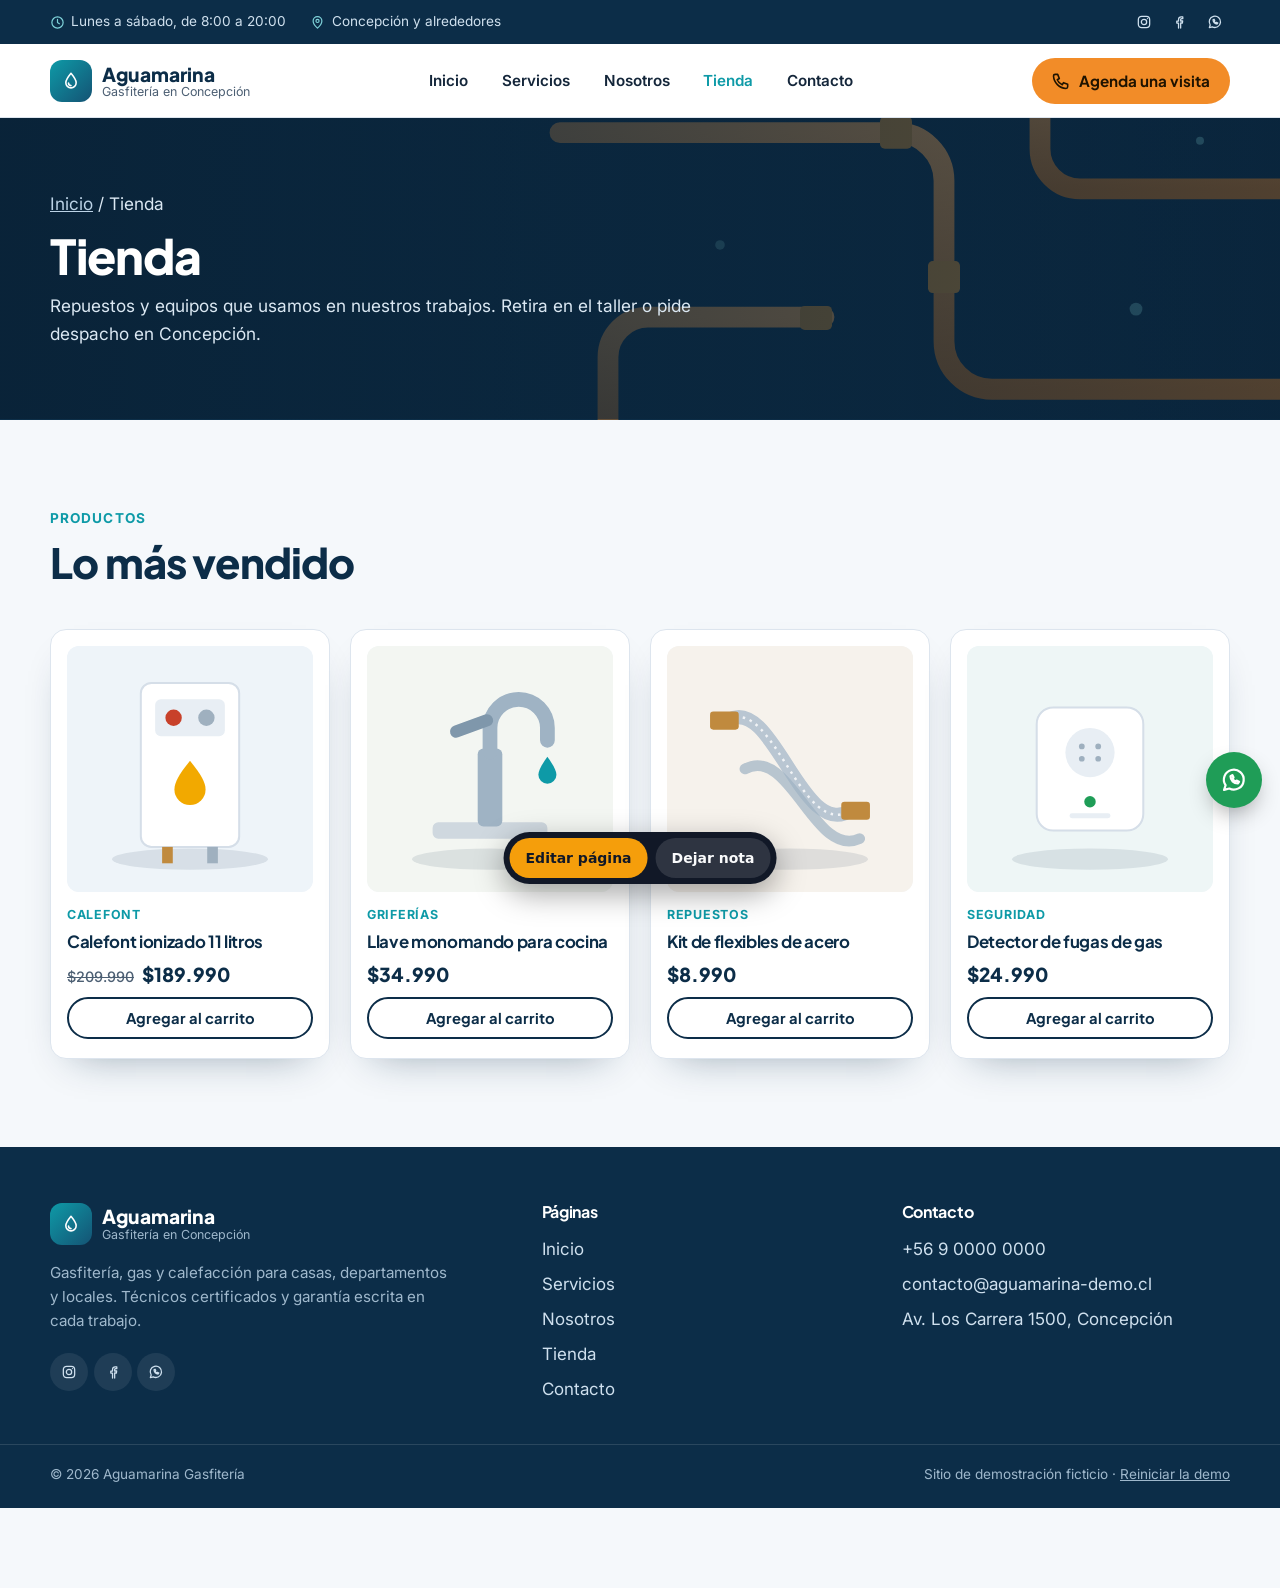
<file: retoque-demo/tienda.html>
<!DOCTYPE html>
<html lang="es">
<head>
<meta charset="utf-8">
<meta name="viewport" content="width=device-width, initial-scale=1">
<title>Tienda · Aguamarina Gasfitería</title>
<meta name="description" content="Repuestos y equipos de gasfitería. Sitio de demostración de Retoque.">
<meta name="robots" content="noindex">
<link rel="preconnect" href="https://fonts.googleapis.com">
<link rel="preconnect" href="https://fonts.gstatic.com" crossorigin>
<link href="https://fonts.googleapis.com/css2?family=Plus+Jakarta+Sans:wght@600;700;800&family=Inter:wght@400;500;600;700&display=swap" rel="stylesheet">
<link rel="stylesheet" href="sitio.css">
<link rel="stylesheet" href="retoque/editor.css">
<link rel="stylesheet" href="retoque/estilo.css">
</head>
<body>
<div class="franja" data-contenedor="franja">
  <div class="contenedor">
    <div class="franja-datos">
      <span><svg class="icono" aria-hidden="true" viewBox="0 0 24 24" fill="none" stroke="currentColor" stroke-width="1.9" stroke-linecap="round" stroke-linejoin="round"><circle cx="12" cy="12" r="9"/><path d="M12 7v5l3 2"/></svg><span data-retoque="franja_horario" data-retoque-tipo="texto">Lunes a sábado, de 8:00 a 20:00</span></span>
      <span><svg class="icono" aria-hidden="true" viewBox="0 0 24 24" fill="none" stroke="currentColor" stroke-width="1.9" stroke-linecap="round" stroke-linejoin="round"><path d="M12 21s-7-6.3-7-11.5a7 7 0 0 1 14 0C19 14.7 12 21 12 21z"/><circle cx="12" cy="9.5" r="2.5"/></svg><span data-retoque="franja_zona" data-retoque-tipo="texto">Concepción y alrededores</span></span>
    </div>
    <div class="redes">
      <a id="franja-instagram" href="https://instagram.com/" aria-label="Instagram"><svg class="icono" aria-hidden="true" viewBox="0 0 24 24" fill="none" stroke="currentColor" stroke-width="1.9" stroke-linecap="round" stroke-linejoin="round"><rect x="3.5" y="3.5" width="17" height="17" rx="5"/><circle cx="12" cy="12" r="4"/><path d="M17.2 6.8h.01"/></svg></a>
      <a href="https://facebook.com/" aria-label="Facebook"><svg class="icono" aria-hidden="true" viewBox="0 0 24 24" fill="none" stroke="currentColor" stroke-width="1.9" stroke-linecap="round" stroke-linejoin="round"><path d="M14.5 21v-7.5h2.6l.4-3h-3V8.6c0-.9.3-1.6 1.6-1.6h1.6V4.3a21 21 0 0 0-2.4-.1c-2.4 0-4 1.4-4 4.1v2.3H8.7v3h2.6V21"/></svg></a>
      <a href="https://wa.me/56900000000" aria-label="WhatsApp"><svg class="icono" aria-hidden="true" viewBox="0 0 24 24" fill="none" stroke="currentColor" stroke-width="1.9" stroke-linecap="round" stroke-linejoin="round"><path d="M3.5 20.5l1.3-4A8.5 8.5 0 1 1 8 19.3z"/><path d="M9 8.8c0 3.4 2.8 6.2 6.2 6.2l1.1-1.5-2.1-1-1 .8a4 4 0 0 1-2.4-2.4l.8-1-1-2.1z"/></svg></a>
    </div>
  </div>
</div>
<header class="cabecera" data-contenedor="cabecera">
  <div class="contenedor">
    <a class="logo" href="index.html">
      <span class="logo-marca"><svg class="icono" aria-hidden="true" viewBox="0 0 24 24" fill="none" stroke="currentColor" stroke-width="1.9" stroke-linecap="round" stroke-linejoin="round"><path d="M12 2.8c3.6 4.4 6.2 8 6.2 11.2a6.2 6.2 0 0 1-12.4 0c0-3.2 2.6-6.8 6.2-11.2z"/><path d="M9 14.5a3 3 0 0 0 3 3"/></svg></span>
      <span class="logo-texto"><span class="logo-nombre" data-retoque="marca_nombre" data-retoque-tipo="texto">Aguamarina</span><span class="logo-lema" data-retoque="marca_lema" data-retoque-tipo="texto">Gasfitería en Concepción</span></span>
    </a>
    <nav class="menu" aria-label="Menú principal">
      <a href="index.html">Inicio</a>
      <a href="servicios.html">Servicios</a>
      <a href="index.html#nosotros">Nosotros</a>
      <a href="tienda.html" aria-current="page">Tienda</a>
      <a href="contacto.html">Contacto</a>
    </nav>
    <a class="boton boton-principal" href="contacto.html" data-retoque="cabecera_boton" data-retoque-tipo="enlace" data-retoque-url="contacto.html"><svg class="icono" aria-hidden="true" viewBox="0 0 24 24" fill="none" stroke="currentColor" stroke-width="1.9" stroke-linecap="round" stroke-linejoin="round"><path d="M5 4h3l2 5-2.5 1.5a11 11 0 0 0 6 6L15 14l5 2v3a2 2 0 0 1-2 2A16 16 0 0 1 3 6a2 2 0 0 1 2-2z"/></svg><span class="retoque-enlace-texto">Agenda una visita</span></a>
  </div>
</header>
<main id="contenido">

<section class="portadilla" data-contenedor="portadilla" style="--retoque-imagen-fondo: url(&quot;img/canerias.svg&quot;)" data-retoque-con-fondo data-retoque-fondo="tienda_portadilla_fondo" data-retoque-defecto="img/canerias.svg" data-retoque-nombre-capa="Fondo de la cabecera">
  <div class="contenedor">
    <p class="migas"><a href="index.html">Inicio</a> / Tienda</p>
    <h1 data-retoque="tienda_titulo" data-retoque-tipo="texto">Tienda</h1>
    <p data-retoque="tienda_bajada" data-retoque-tipo="parrafo">Repuestos y equipos que usamos en nuestros trabajos. Retira en el taller o pide despacho en Concepción.</p>
  </div>
</section>

<section class="seccion" data-contenedor="productos">
  <div class="contenedor">
    <div class="encabezado">
      <span class="antetitulo" data-retoque="tienda_antetitulo" data-retoque-tipo="texto">Productos</span>
      <h2 class="titulo" data-retoque="tienda_seccion_titulo" data-retoque-tipo="texto">Lo más vendido</h2>
    </div>
    <ul class="productos">
      <li class="producto" data-retoque-externo="woocommerce.html" data-retoque-externo-donde="WooCommerce › Productos">
          <div class="producto-foto"><img src="img/producto-calefont.svg" alt="Calefont ionizado 11 litros" width="600" height="600"></div>
          <span class="producto-cat">Calefont</span>
          <h3>Calefont ionizado 11 litros</h3>
          <p class="producto-precio"><del>$209.990</del> $189.990</p>
          <button type="button" class="boton boton-borde producto-boton">Agregar al carrito</button>
        </li>
      <li class="producto" data-retoque-externo="woocommerce.html" data-retoque-externo-donde="WooCommerce › Productos">
          <div class="producto-foto"><img src="img/producto-llave.svg" alt="Llave monomando para cocina" width="600" height="600"></div>
          <span class="producto-cat">Griferías</span>
          <h3>Llave monomando para cocina</h3>
          <p class="producto-precio">$34.990</p>
          <button type="button" class="boton boton-borde producto-boton">Agregar al carrito</button>
        </li>
      <li class="producto" data-retoque-externo="woocommerce.html" data-retoque-externo-donde="WooCommerce › Productos">
          <div class="producto-foto"><img src="img/producto-flexible.svg" alt="Kit de flexibles de acero" width="600" height="600"></div>
          <span class="producto-cat">Repuestos</span>
          <h3>Kit de flexibles de acero</h3>
          <p class="producto-precio">$8.990</p>
          <button type="button" class="boton boton-borde producto-boton">Agregar al carrito</button>
        </li>
      <li class="producto" data-retoque-externo="woocommerce.html" data-retoque-externo-donde="WooCommerce › Productos">
          <div class="producto-foto"><img src="img/producto-detector.svg" alt="Detector de fugas de gas" width="600" height="600"></div>
          <span class="producto-cat">Seguridad</span>
          <h3>Detector de fugas de gas</h3>
          <p class="producto-precio">$24.990</p>
          <button type="button" class="boton boton-borde producto-boton">Agregar al carrito</button>
        </li>
    </ul>
  </div>
</section>

</main>
<footer class="pie" data-contenedor="pie">
  <div class="contenedor pie-rejilla">
    <div>
      <a class="logo" href="index.html">
        <span class="logo-marca"><svg class="icono" aria-hidden="true" viewBox="0 0 24 24" fill="none" stroke="currentColor" stroke-width="1.9" stroke-linecap="round" stroke-linejoin="round"><path d="M12 2.8c3.6 4.4 6.2 8 6.2 11.2a6.2 6.2 0 0 1-12.4 0c0-3.2 2.6-6.8 6.2-11.2z"/><path d="M9 14.5a3 3 0 0 0 3 3"/></svg></span>
        <span class="logo-texto"><span class="logo-nombre">Aguamarina</span><span class="logo-lema">Gasfitería en Concepción</span></span>
      </a>
      <p data-retoque="pie_texto" data-retoque-tipo="parrafo">Gasfitería, gas y calefacción para casas, departamentos y locales. Técnicos certificados y garantía escrita en cada trabajo.</p>
      <div class="redes">
        <a href="https://instagram.com/" aria-label="Instagram"><svg class="icono" aria-hidden="true" viewBox="0 0 24 24" fill="none" stroke="currentColor" stroke-width="1.9" stroke-linecap="round" stroke-linejoin="round"><rect x="3.5" y="3.5" width="17" height="17" rx="5"/><circle cx="12" cy="12" r="4"/><path d="M17.2 6.8h.01"/></svg></a>
        <a href="https://facebook.com/" aria-label="Facebook"><svg class="icono" aria-hidden="true" viewBox="0 0 24 24" fill="none" stroke="currentColor" stroke-width="1.9" stroke-linecap="round" stroke-linejoin="round"><path d="M14.5 21v-7.5h2.6l.4-3h-3V8.6c0-.9.3-1.6 1.6-1.6h1.6V4.3a21 21 0 0 0-2.4-.1c-2.4 0-4 1.4-4 4.1v2.3H8.7v3h2.6V21"/></svg></a>
        <a href="https://wa.me/56900000000" aria-label="WhatsApp"><svg class="icono" aria-hidden="true" viewBox="0 0 24 24" fill="none" stroke="currentColor" stroke-width="1.9" stroke-linecap="round" stroke-linejoin="round"><path d="M3.5 20.5l1.3-4A8.5 8.5 0 1 1 8 19.3z"/><path d="M9 8.8c0 3.4 2.8 6.2 6.2 6.2l1.1-1.5-2.1-1-1 .8a4 4 0 0 1-2.4-2.4l.8-1-1-2.1z"/></svg></a>
      </div>
    </div>
    <div>
      <h3>Páginas</h3>
      <ul>
        <li><a href="index.html">Inicio</a></li>
        <li><a href="servicios.html">Servicios</a></li>
        <li><a href="index.html#nosotros">Nosotros</a></li>
        <li><a href="tienda.html">Tienda</a></li>
        <li><a href="contacto.html">Contacto</a></li>
      </ul>
    </div>
    <div>
      <h3>Contacto</h3>
      <ul>
        <li><span data-retoque="sitio_telefono" data-retoque-tipo="texto">+56 9 0000 0000</span></li>
        <li><span data-retoque="sitio_correo" data-retoque-tipo="texto">contacto@aguamarina-demo.cl</span></li>
        <li><span data-retoque="pie_direccion" data-retoque-tipo="texto">Av. Los Carrera 1500, Concepción</span></li>
      </ul>
    </div>
  </div>
  <div class="pie-final">
    <div class="contenedor">
      <span data-retoque="pie_derechos" data-retoque-tipo="texto">© 2026 Aguamarina Gasfitería</span>
      <span>Sitio de demostración ficticio · <button type="button" class="reiniciar-demo" data-reiniciar-demo>Reiniciar la demo</button></span>
    </div>
  </div>
</footer>
<a class="flotante" href="https://wa.me/56900000000" aria-label="Escribir por WhatsApp"><svg class="icono" aria-hidden="true" viewBox="0 0 24 24" fill="none" stroke="currentColor" stroke-width="1.9" stroke-linecap="round" stroke-linejoin="round"><path d="M3.5 20.5l1.3-4A8.5 8.5 0 1 1 8 19.3z"/><path d="M9 8.8c0 3.4 2.8 6.2 6.2 6.2l1.1-1.5-2.1-1-1 .8a4 4 0 0 1-2.4-2.4l.8-1-1-2.1z"/></svg></a>
<script>window.RETOQUE_DEMO_IMAGENES = [{"url": "img/banner-bano.svg", "alt": "Baño con lavamanos y cañerías"}, {"url": "img/banner-cocina.svg", "alt": "Cocina con lavaplatos y llave nueva"}, {"url": "img/herramientas.svg", "alt": "Caja de herramientas y llave de gasfitería"}, {"url": "img/camioneta.svg", "alt": "Camioneta de servicio"}, {"url": "img/calefont.svg", "alt": "Calefont recién mantenido"}, {"url": "img/canerias.svg", "alt": "Cañerías de cobre"}, {"url": "img/agua.svg", "alt": "Fondo de agua"}, {"url": "img/mapa.svg", "alt": "Mapa de la zona de atención"}];</script>
<script src="demo.js"></script>
<script src="retoque/editor.js"></script>
<script src="retoque/estilo.js"></script>
</body>
</html>
</file>
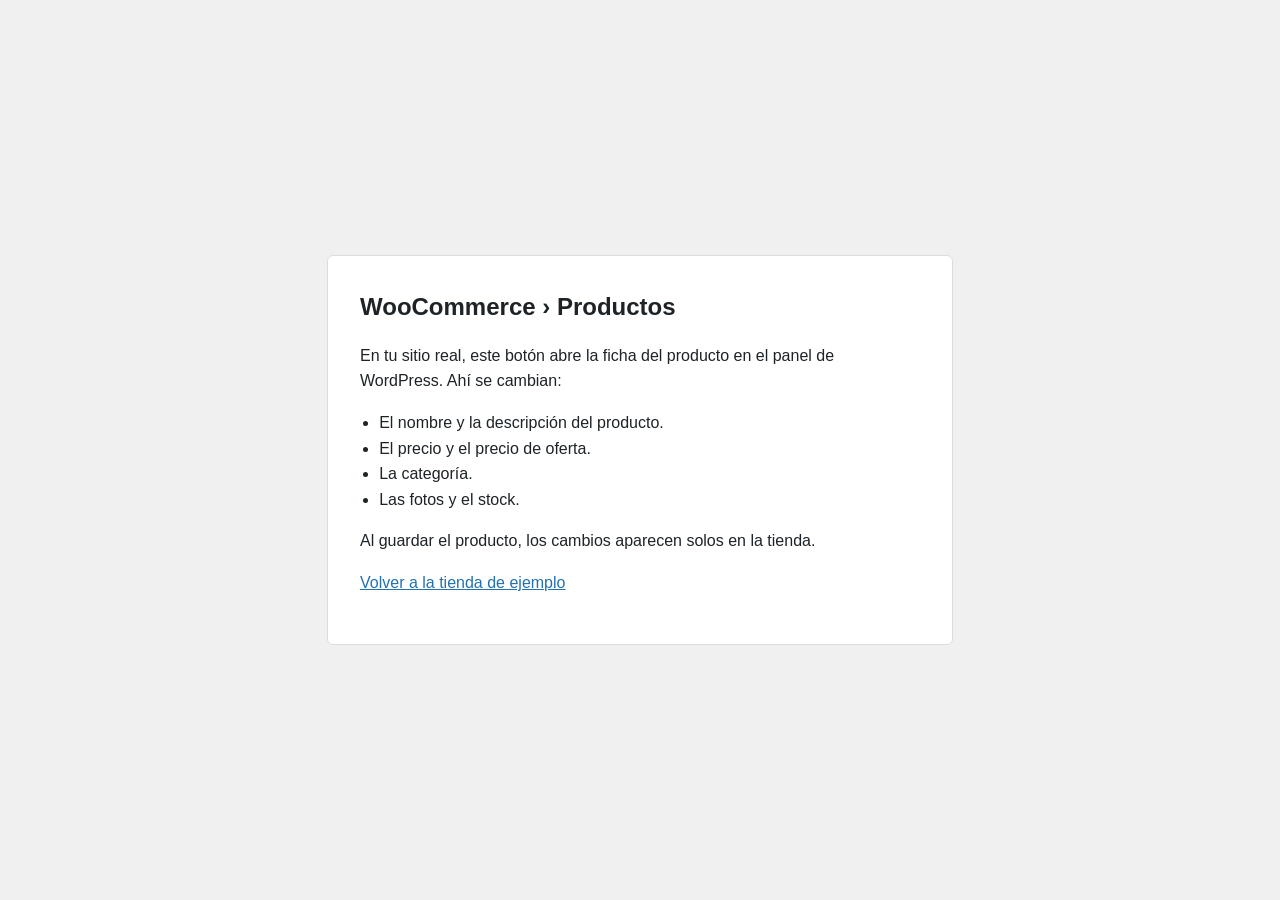
<file: retoque-demo/woocommerce.html>
<!DOCTYPE html>
<html lang="es">
<head>
<meta charset="utf-8">
<meta name="viewport" content="width=device-width, initial-scale=1">
<title>WooCommerce › Productos · Demo</title>
<meta name="robots" content="noindex">
<style>
  body { margin: 0; min-height: 100vh; display: grid; place-items: center; background: #f0f0f1; color: #1d2327; font: 16px/1.6 -apple-system, BlinkMacSystemFont, "Segoe UI", Roboto, sans-serif; padding: 24px; box-sizing: border-box; }
  .caja { max-width: 560px; background: #fff; border: 1px solid #dcdcde; border-radius: 6px; padding: 32px; }
  h1 { font-size: 1.5rem; margin: 0 0 12px; }
  ul { padding-left: 1.2rem; }
  a { color: #2271b1; }
</style>
</head>
<body>
  <div class="caja">
    <h1>WooCommerce › Productos</h1>
    <p>En tu sitio real, este botón abre la ficha del producto en el panel de WordPress. Ahí se cambian:</p>
    <ul>
      <li>El nombre y la descripción del producto.</li>
      <li>El precio y el precio de oferta.</li>
      <li>La categoría.</li>
      <li>Las fotos y el stock.</li>
    </ul>
    <p>Al guardar el producto, los cambios aparecen solos en la tienda.</p>
    <p><a href="tienda.html">Volver a la tienda de ejemplo</a></p>
  </div>
</body>
</html>
</file>
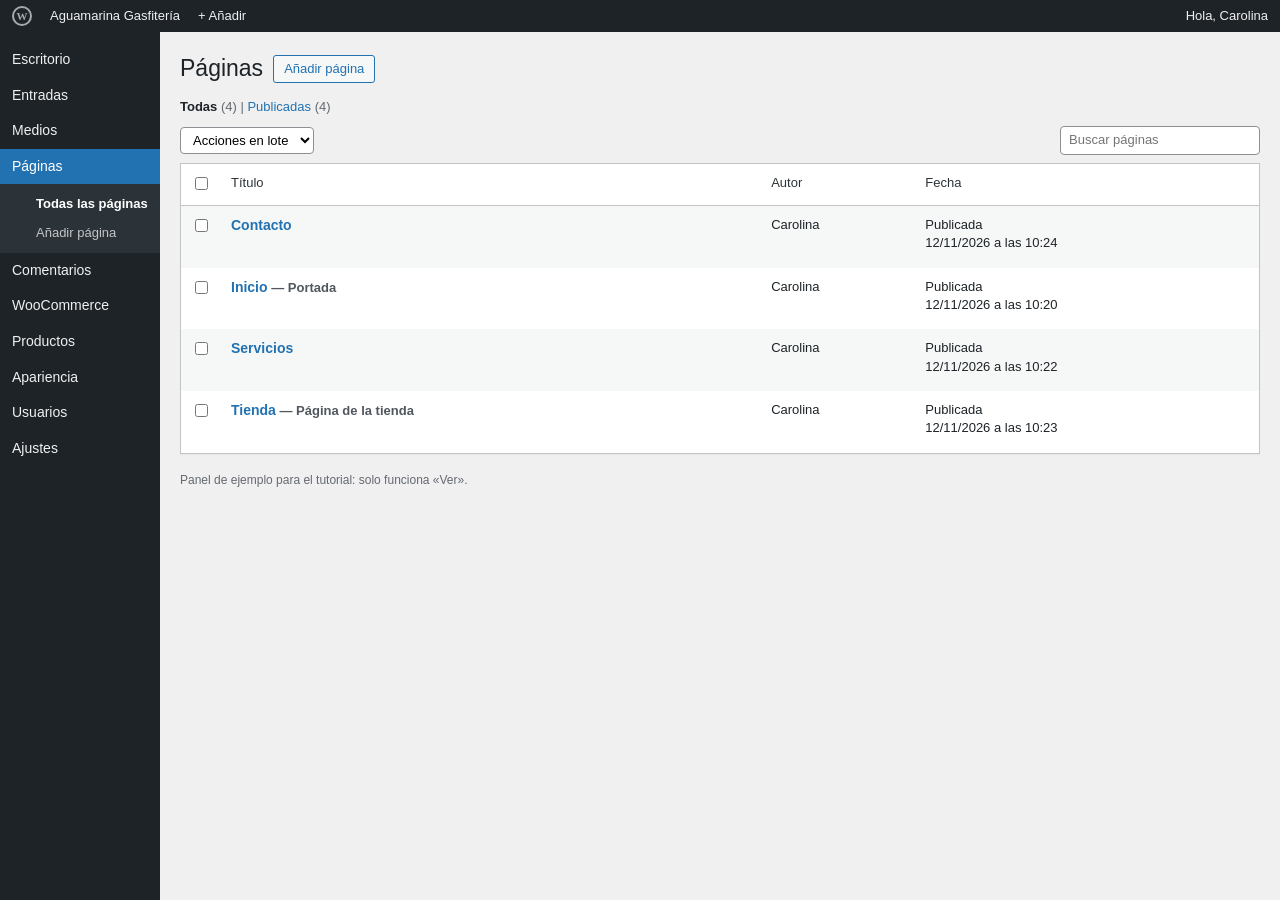
<file: retoque-demo/wp-admin.html>
<!DOCTYPE html>
<html lang="es">
<head>
<meta charset="utf-8">
<meta name="viewport" content="width=device-width, initial-scale=1">
<title>Páginas ‹ Aguamarina Gasfitería — WordPress (demo)</title>
<meta name="robots" content="noindex">
<style>
  /* Panel de WordPress simplificado, solo para el video tutorial de la demo. */
  * { box-sizing: border-box; }
  body { margin: 0; background: #f0f0f1; color: #1d2327; font: 13px/1.4 -apple-system, BlinkMacSystemFont, "Segoe UI", Roboto, Oxygen-Sans, Ubuntu, Cantarell, "Helvetica Neue", sans-serif; }
  a { color: #2271b1; text-decoration: none; }
  a:hover { color: #135e96; }
  .barra-admin { position: fixed; top: 0; left: 0; right: 0; height: 32px; background: #1d2327; color: #f0f0f1; display: flex; align-items: center; gap: 18px; padding: 0 12px; z-index: 10; font-size: 13px; }
  .barra-admin a { color: #f0f0f1; display: inline-flex; align-items: center; gap: 6px; }
  .barra-admin .derecha { margin-left: auto; }
  .logo-wp { width: 20px; height: 20px; border-radius: 50%; border: 2px solid #a7aaad; display: grid; place-items: center; font: 700 11px/1 Georgia, serif; color: #a7aaad; }
  .menu-admin { position: fixed; top: 32px; bottom: 0; left: 0; width: 160px; background: #1d2327; padding-top: 10px; }
  .menu-admin a { display: flex; align-items: center; gap: 8px; padding: 8px 12px; color: #f0f0f1; font-size: 14px; }
  .menu-admin a:hover { color: #72aee6; background: #2c3338; }
  .menu-admin a.actual { background: #2271b1; color: #fff; }
  .menu-admin .sub { background: #2c3338; padding: 6px 0; }
  .menu-admin .sub a { padding: 5px 12px 5px 36px; font-size: 13px; color: #c3c4c7; }
  .menu-admin .sub a.actual { background: none; color: #fff; font-weight: 600; }
  .menu-admin svg { width: 18px; height: 18px; flex: none; opacity: .7; }
  .contenido { margin-left: 160px; padding: 52px 20px 40px; }
  h1 { display: inline-block; margin: 0 10px 0 0; font-size: 23px; font-weight: 400; }
  .boton-wp { display: inline-block; padding: 4px 10px; border: 1px solid #2271b1; border-radius: 3px; color: #2271b1; background: #f6f7f7; font-size: 13px; vertical-align: 3px; }
  .filtros { margin: 14px 0 10px; color: #646970; }
  .filtros a { color: #2271b1; }
  .filtros b { color: #1d2327; }
  .acciones-tabla { display: flex; justify-content: space-between; align-items: center; margin-bottom: 8px; }
  .acciones-tabla select, .buscar input { font: inherit; padding: 4px 8px; border: 1px solid #8c8f94; border-radius: 4px; background: #fff; }
  .buscar input { width: 200px; }
  table { width: 100%; border-collapse: collapse; background: #fff; border: 1px solid #c3c4c7; box-shadow: 0 1px 1px rgba(0,0,0,.04); }
  th, td { text-align: left; padding: 10px; vertical-align: top; }
  thead th { border-bottom: 1px solid #c3c4c7; font-weight: 400; color: #2c3338; }
  tbody tr:nth-child(odd) { background: #f6f7f7; }
  td.titulo a.fila-titulo { font-size: 14px; font-weight: 600; }
  .estado-fila { color: #50575e; font-weight: 600; }
  .acciones-fila { margin-top: 4px; font-size: 13px; color: #a7aaad; visibility: hidden; }
  tr:hover .acciones-fila, tr:focus-within .acciones-fila { visibility: visible; }
  .acciones-fila .papelera { color: #b32d2e; }
  .check { width: 30px; }
  .aviso-demo { margin-top: 18px; color: #646970; font-size: 12px; }
</style>
</head>
<body>
<div class="barra-admin">
  <span class="logo-wp" aria-hidden="true">W</span>
  <a href="index.html">Aguamarina Gasfitería</a>
  <span>+ Añadir</span>
  <span class="derecha">Hola, Carolina</span>
</div>
<nav class="menu-admin" aria-label="Menú del panel">
  <a href="#">Escritorio</a>
  <a href="#">Entradas</a>
  <a href="#">Medios</a>
  <a href="#" class="actual">Páginas</a>
  <div class="sub"><a href="#" class="actual">Todas las páginas</a><a href="#">Añadir página</a></div>
  <a href="#">Comentarios</a>
  <a href="woocommerce.html">WooCommerce</a>
  <a href="woocommerce.html">Productos</a>
  <a href="#">Apariencia</a>
  <a href="#">Usuarios</a>
  <a href="#">Ajustes</a>
</nav>
<main class="contenido">
  <h1>Páginas</h1><a class="boton-wp" href="#">Añadir página</a>
  <p class="filtros"><b>Todas</b> (4) | <a href="#">Publicadas</a> (4)</p>
  <div class="acciones-tabla">
    <span><select aria-label="Acciones en lote"><option>Acciones en lote</option></select></span>
    <span class="buscar"><input type="search" aria-label="Buscar páginas" placeholder="Buscar páginas"></span>
  </div>
  <table>
    <thead><tr><th class="check"><input type="checkbox" aria-label="Seleccionar todas"></th><th>Título</th><th>Autor</th><th>Fecha</th></tr></thead>
    <tbody>
      <tr>
        <td class="check"><input type="checkbox" aria-label="Seleccionar Contacto"></td>
        <td class="titulo"><a class="fila-titulo" href="contacto.html">Contacto</a>
          <div class="acciones-fila"><a href="#">Editar</a> | <a href="#">Edición rápida</a> | <a class="papelera" href="#">Papelera</a> | <a class="ver" href="contacto.html">Ver</a></div></td>
        <td>Carolina</td><td>Publicada<br>12/11/2026 a las 10:24</td>
      </tr>
      <tr id="fila-inicio">
        <td class="check"><input type="checkbox" aria-label="Seleccionar Inicio"></td>
        <td class="titulo"><a class="fila-titulo" href="index.html">Inicio</a> <span class="estado-fila">— Portada</span>
          <div class="acciones-fila"><a href="#">Editar</a> | <a href="#">Edición rápida</a> | <a class="papelera" href="#">Papelera</a> | <a class="ver" href="index.html">Ver</a></div></td>
        <td>Carolina</td><td>Publicada<br>12/11/2026 a las 10:20</td>
      </tr>
      <tr>
        <td class="check"><input type="checkbox" aria-label="Seleccionar Servicios"></td>
        <td class="titulo"><a class="fila-titulo" href="servicios.html">Servicios</a>
          <div class="acciones-fila"><a href="#">Editar</a> | <a href="#">Edición rápida</a> | <a class="papelera" href="#">Papelera</a> | <a class="ver" href="servicios.html">Ver</a></div></td>
        <td>Carolina</td><td>Publicada<br>12/11/2026 a las 10:22</td>
      </tr>
      <tr>
        <td class="check"><input type="checkbox" aria-label="Seleccionar Tienda"></td>
        <td class="titulo"><a class="fila-titulo" href="tienda.html">Tienda</a> <span class="estado-fila">— Página de la tienda</span>
          <div class="acciones-fila"><a href="#">Editar</a> | <a href="#">Edición rápida</a> | <a class="papelera" href="#">Papelera</a> | <a class="ver" href="tienda.html">Ver</a></div></td>
        <td>Carolina</td><td>Publicada<br>12/11/2026 a las 10:23</td>
      </tr>
    </tbody>
  </table>
  <p class="aviso-demo">Panel de ejemplo para el tutorial: solo funciona «Ver».</p>
</main>
<script>
  // En la demo, los enlaces que no llevan a una página del sitio no hacen nada.
  document.addEventListener("click", function (e) {
    var a = e.target.closest("a");
    if (a && a.getAttribute("href") === "#") e.preventDefault();
  });
</script>
</body>
</html>
</file>
<file: retoque-demo/sitio.css>
/* ==================================================================
   Tema de ejemplo «Aguamarina Gasfitería», preparado para Retoque.
   Sitio ficticio para la demo y los videos tutoriales.
   ================================================================== */
:root {
  --azul: #0c2d48;
  --azul-medio: #145374;
  --turquesa: #0e9aa7;
  --turquesa-claro: #d8f3f5;
  --naranjo: #f28c28;
  --naranjo-oscuro: #d9741a;
  --fondo: #f5f8fb;
  --blanco: #ffffff;
  --texto: #14263a;
  --suave: #4c5f73;
  --linea: #dde5ee;
  --radio: 16px;
  --sombra: 0 18px 40px -24px rgba(12, 45, 72, 0.45);
  --titulos: "Plus Jakarta Sans", "Segoe UI", system-ui, sans-serif;
  --cuerpo: "Inter", system-ui, -apple-system, "Segoe UI", Roboto, sans-serif;
}
* { box-sizing: border-box; }
html { scroll-behavior: smooth; }
body { margin: 0; background: var(--fondo); color: var(--texto); font-family: var(--cuerpo); font-size: 17px; line-height: 1.6; -webkit-font-smoothing: antialiased; padding-bottom: 80px; }
h1, h2, h3, h4 { margin: 0; font-family: var(--titulos); line-height: 1.15; letter-spacing: -0.02em; }
p { margin: 0; }
a { color: var(--azul-medio); }
img { display: block; max-width: 100%; }
:focus-visible { outline: 3px solid var(--naranjo); outline-offset: 3px; }
.contenedor { width: min(1180px, 100% - 2.5rem); margin-inline: auto; }
.icono { width: 20px; height: 20px; flex: none; }

/* ---------- Franja superior ---------- */
.franja { background: var(--azul); color: #cfe0ee; font-size: 0.85rem; }
.franja .contenedor { display: flex; flex-wrap: wrap; align-items: center; justify-content: space-between; gap: 0.4rem 1.5rem; padding: 0.45rem 0; }
.franja-datos { display: flex; flex-wrap: wrap; gap: 0.3rem 1.5rem; }
.franja-datos span { display: inline-flex; align-items: center; gap: 0.4rem; }
.franja .icono { width: 15px; height: 15px; color: #7fd3da; }
.redes { display: flex; gap: 0.35rem; }
.redes a { display: inline-grid; place-items: center; width: 30px; height: 30px; border-radius: 50%; color: #cfe0ee; }
.redes a:hover { background: rgba(255, 255, 255, 0.1); color: #fff; }
.redes .icono { width: 16px; height: 16px; color: currentColor; }

/* ---------- Cabecera ---------- */
.cabecera { position: sticky; top: 0; z-index: 40; background: rgba(255, 255, 255, 0.96); backdrop-filter: blur(8px); border-bottom: 1px solid var(--linea); }
.cabecera .contenedor { display: flex; align-items: center; justify-content: space-between; gap: 1rem; padding: 0.85rem 0; }
.logo { display: flex; align-items: center; gap: 0.65rem; color: var(--azul); text-decoration: none; }
.logo-marca { width: 42px; height: 42px; border-radius: 12px; background: linear-gradient(135deg, var(--turquesa), var(--azul-medio)); display: grid; place-items: center; color: #fff; flex: none; }
.logo-texto { display: flex; flex-direction: column; line-height: 1.1; }
.logo-nombre { font-family: var(--titulos); font-weight: 800; font-size: 1.2rem; }
.logo-lema { font-size: 0.78rem; color: var(--suave); }
.menu { display: flex; align-items: center; gap: 0.3rem; }
.menu a { padding: 0.5rem 0.9rem; border-radius: 999px; color: var(--texto); font-weight: 600; font-size: 0.95rem; text-decoration: none; }
.menu a:hover { background: var(--fondo); }
.menu a[aria-current="page"] { color: var(--turquesa); }
.boton { display: inline-flex; align-items: center; justify-content: center; gap: 0.5rem; min-height: 48px; padding: 0.75rem 1.4rem; border-radius: 999px; border: 2px solid transparent; font-family: var(--titulos); font-weight: 700; font-size: 1rem; text-decoration: none; cursor: pointer; transition: background-color 0.15s ease, transform 0.15s ease; }
.boton:hover { transform: translateY(-1px); }
.boton-principal { background: var(--naranjo); color: #1f1300; }
.boton-principal:hover { background: var(--naranjo-oscuro); color: #1f1300; }
.boton-claro { background: transparent; color: #fff; border-color: rgba(255, 255, 255, 0.7); }
.boton-claro:hover { background: rgba(255, 255, 255, 0.12); color: #fff; }
.boton-borde { background: transparent; color: var(--azul); border-color: var(--azul); }
.boton-borde:hover { background: var(--azul); color: #fff; }
.boton-whatsapp { background: #1f9d57; color: #fff; }
.boton-whatsapp:hover { background: #17834a; color: #fff; }
.cabecera .boton { min-height: 44px; padding: 0.55rem 1.1rem; font-size: 0.95rem; }

/* ---------- Banner (con fondo editable) ---------- */
.banner { position: relative; color: #fff; background: var(--azul); background-size: cover; background-position: center; }
.banner[data-retoque-con-fondo] { background-image: linear-gradient(100deg, rgba(8, 31, 51, 0.92) 0%, rgba(8, 31, 51, 0.72) 45%, rgba(8, 31, 51, 0.15) 100%), var(--retoque-imagen-fondo); }
.banner .contenedor { padding: clamp(4rem, 10vw, 7rem) 0 clamp(4.5rem, 10vw, 7.5rem); }
.banner-texto { max-width: 620px; }
.etiqueta { display: inline-flex; align-items: center; gap: 0.45rem; padding: 0.35rem 0.85rem; border-radius: 999px; background: rgba(14, 154, 167, 0.22); color: #bff0f3; font-weight: 600; font-size: 0.88rem; margin-bottom: 1.2rem; }
.banner h1 { font-size: clamp(2.3rem, 5.4vw, 3.9rem); font-weight: 800; margin-bottom: 1.1rem; }
.banner .bajada { font-size: 1.15rem; color: #dbe8f3; margin-bottom: 2rem; max-width: 52ch; }
.acciones { display: flex; flex-wrap: wrap; gap: 0.8rem; }
.sellos { list-style: none; margin: 2.4rem 0 0; padding: 0; display: flex; flex-wrap: wrap; gap: 0.6rem 1.6rem; color: #dbe8f3; font-size: 0.95rem; }
.sellos li { display: inline-flex; align-items: center; gap: 0.5rem; }
.sellos .icono { color: #7fd3da; }

/* Cabecera de páginas interiores */
.portadilla { position: relative; color: #fff; background: var(--azul-medio); background-size: cover; background-position: center; }
.portadilla[data-retoque-con-fondo] { background-image: linear-gradient(90deg, rgba(8, 31, 51, 0.9), rgba(8, 31, 51, 0.55)), var(--retoque-imagen-fondo); }
.portadilla .contenedor { padding: clamp(3rem, 7vw, 4.5rem) 0; }
.migas { font-size: 0.9rem; color: #bcd3e6; margin-bottom: 0.6rem; }
.migas a { color: #bcd3e6; }
.portadilla h1 { font-size: clamp(2rem, 4.6vw, 3rem); font-weight: 800; margin-bottom: 0.6rem; }
.portadilla p { color: #dbe8f3; max-width: 60ch; font-size: 1.08rem; }

/* ---------- Secciones ---------- */
.seccion { padding: clamp(3.5rem, 8vw, 5.5rem) 0; }
.seccion-blanca { background: var(--blanco); }
.encabezado { max-width: 680px; margin-bottom: 2.6rem; }
.encabezado-centro { margin-inline: auto; text-align: center; }
.antetitulo { display: block; margin-bottom: 0.6rem; color: var(--turquesa); font-weight: 700; font-size: 0.85rem; letter-spacing: 0.08em; text-transform: uppercase; }
.titulo { font-size: clamp(1.8rem, 3.8vw, 2.6rem); font-weight: 800; color: var(--azul); margin-bottom: 0.8rem; }
.entrada { color: var(--suave); font-size: 1.08rem; }

/* Servicios */
.servicios { list-style: none; margin: 0; padding: 0; display: grid; grid-template-columns: repeat(auto-fill, minmax(260px, 1fr)); gap: 1.25rem; }
.servicio { position: relative; display: flex; flex-direction: column; gap: 0.6rem; padding: 1.6rem; border-radius: var(--radio); background: var(--blanco); border: 1px solid var(--linea); box-shadow: var(--sombra); }
.seccion-blanca .servicio { background: var(--fondo); box-shadow: none; }
.servicio-icono { width: 52px; height: 52px; border-radius: 14px; display: grid; place-items: center; background: var(--turquesa-claro); color: var(--turquesa); margin-bottom: 0.3rem; }
.servicio-icono .icono { width: 26px; height: 26px; }
.servicio h3 { font-size: 1.2rem; color: var(--azul); }
.servicio p { color: var(--suave); font-size: 0.98rem; }
.servicio .mas { margin-top: auto; padding-top: 0.4rem; font-weight: 700; color: var(--turquesa); text-decoration: none; }
.area { align-self: flex-start; display: inline-block; padding: 0.15rem 0.7rem; border-radius: 999px; font-size: 0.76rem; font-weight: 800; letter-spacing: 0.04em; text-transform: uppercase; }
.area--gas { background: #fff0d6; color: #7a4a00; }
.area--agua { background: #dcecfb; color: #0b4f8a; }
.area--calefaccion { background: #fde2dc; color: #8f2d14; }
.area--urgencias { background: #f3e1fb; color: #6a2390; }
.precio { font-family: var(--titulos); font-weight: 700; color: var(--azul); }
.precio small { font-family: var(--cuerpo); font-weight: 500; color: var(--suave); font-size: 0.85rem; }

/* Por qué elegirnos */
.dos-columnas { display: grid; grid-template-columns: 1fr 1fr; gap: clamp(2rem, 5vw, 4rem); align-items: center; }
.foto { border-radius: 22px; overflow: hidden; aspect-ratio: 5 / 4; background: var(--turquesa-claro); box-shadow: var(--sombra); }
.foto img { width: 100%; height: 100%; object-fit: cover; }
.texto-largo p { color: var(--suave); margin-bottom: 1em; }
.texto-largo ul { margin: 0 0 1.2em; padding: 0; list-style: none; display: grid; gap: 0.6rem; }
.texto-largo li { position: relative; padding-left: 1.9rem; color: var(--texto); }
.texto-largo li::before { content: ""; position: absolute; left: 0; top: 0.2em; width: 1.25rem; height: 1.25rem; border-radius: 50%; background: var(--turquesa) url("data:image/svg+xml,%3Csvg xmlns='http://www.w3.org/2000/svg' viewBox='0 0 24 24' fill='none' stroke='white' stroke-width='3' stroke-linecap='round' stroke-linejoin='round'%3E%3Cpath d='M5 12l5 5 9-10'/%3E%3C/svg%3E") center / 70% no-repeat; }
.texto-largo strong { color: var(--azul); }

/* Pasos */
.pasos { list-style: none; margin: 0; padding: 0; display: grid; grid-template-columns: repeat(auto-fit, minmax(220px, 1fr)); gap: 1.25rem; counter-reset: paso; }
.paso { position: relative; padding: 1.6rem 1.4rem 1.4rem; border-radius: var(--radio); background: var(--blanco); border: 1px solid var(--linea); counter-increment: paso; }
.paso::before { content: counter(paso); display: grid; place-items: center; width: 40px; height: 40px; margin-bottom: 0.9rem; border-radius: 50%; background: var(--azul); color: #fff; font-family: var(--titulos); font-weight: 800; }
.paso h3 { font-size: 1.1rem; color: var(--azul); margin-bottom: 0.4rem; }
.paso p { color: var(--suave); font-size: 0.97rem; }

/* Preguntas frecuentes */
.preguntas { list-style: none; margin: 0 auto; padding: 0; max-width: 820px; display: grid; gap: 0.9rem; }
.pregunta { padding: 1.3rem 1.5rem; border-radius: 14px; background: var(--fondo); border: 1px solid var(--linea); }
.pregunta h3 { font-size: 1.08rem; color: var(--azul); margin-bottom: 0.45rem; }
.pregunta p { color: var(--suave); }

/* Llamado final (con fondo editable) */
.llamado { position: relative; border-radius: 26px; overflow: hidden; color: #fff; background: var(--azul-medio); background-size: cover; background-position: center; }
.llamado[data-retoque-con-fondo] { background-image: linear-gradient(90deg, rgba(12, 45, 72, 0.94), rgba(12, 45, 72, 0.7)), var(--retoque-imagen-fondo); }
.llamado-dentro { display: flex; flex-wrap: wrap; align-items: center; justify-content: space-between; gap: 1.6rem; padding: clamp(2rem, 5vw, 3.4rem); }
.llamado h2 { font-size: clamp(1.7rem, 3.6vw, 2.4rem); font-weight: 800; margin-bottom: 0.5rem; }
.llamado p { color: #dbe8f3; max-width: 50ch; }

/* Zonas */
.zonas { list-style: none; margin: 0; padding: 0; display: flex; flex-wrap: wrap; gap: 0.6rem; }
.zonas li { padding: 0.5rem 1rem; border-radius: 999px; background: var(--blanco); border: 1px solid var(--linea); font-weight: 600; color: var(--azul); }

/* ---------- Contacto ---------- */
.contacto-rejilla { display: grid; grid-template-columns: 0.9fr 1.1fr; gap: clamp(1.5rem, 4vw, 3rem); align-items: start; }
.datos { display: grid; gap: 0.9rem; }
.dato { display: flex; gap: 1rem; align-items: flex-start; padding: 1.2rem 1.3rem; border-radius: 14px; background: var(--blanco); border: 1px solid var(--linea); }
.dato-icono { width: 44px; height: 44px; border-radius: 12px; display: grid; place-items: center; background: var(--turquesa-claro); color: var(--turquesa); flex: none; }
.dato h3 { font-size: 0.82rem; font-family: var(--cuerpo); font-weight: 700; letter-spacing: 0.06em; text-transform: uppercase; color: var(--suave); margin-bottom: 0.2rem; }
.dato p { font-weight: 600; color: var(--azul); }
.formulario { padding: clamp(1.4rem, 3vw, 2.2rem); border-radius: 20px; background: var(--blanco); border: 1px solid var(--linea); box-shadow: var(--sombra); }
.formulario h2 { font-size: 1.5rem; color: var(--azul); margin-bottom: 0.4rem; }
.formulario > p { color: var(--suave); margin-bottom: 1.4rem; }
.campos { display: grid; grid-template-columns: 1fr 1fr; gap: 1rem; }
.campo { display: flex; flex-direction: column; gap: 0.35rem; font-weight: 600; font-size: 0.92rem; color: var(--azul); }
.campo-ancho { grid-column: 1 / -1; }
.campo input, .campo select, .campo textarea { font: inherit; font-weight: 400; font-size: 1rem; padding: 0.75rem 0.9rem; border: 1px solid #c4d1de; border-radius: 10px; background: var(--fondo); color: var(--texto); }
.campo textarea { min-height: 120px; resize: vertical; }
.formulario .boton { margin-top: 1.2rem; width: 100%; }
.mapa { margin-top: 1.4rem; height: 260px; border-radius: 20px; background: #dfe9f2; background-size: cover; background-position: center; border: 1px solid var(--linea); display: flex; align-items: flex-end; }
.mapa[data-retoque-con-fondo] { background-image: var(--retoque-imagen-fondo); }
.mapa-etiqueta { margin: 1rem; padding: 0.55rem 0.9rem; border-radius: 10px; background: #fff; color: var(--azul); font-weight: 700; font-size: 0.92rem; box-shadow: var(--sombra); }

/* ---------- Pie ---------- */
.pie { background: var(--azul); color: #cfe0ee; padding: 3.5rem 0 0; }
.pie-rejilla { display: grid; grid-template-columns: 1.4fr 1fr 1fr; gap: 2rem; padding-bottom: 2.5rem; }
.pie .logo { color: #fff; margin-bottom: 1rem; }
.pie .logo-lema { color: #9fb8cc; }
.pie h3 { color: #fff; font-size: 1rem; margin-bottom: 0.9rem; }
.pie ul { list-style: none; margin: 0; padding: 0; display: grid; gap: 0.5rem; }
.pie a { color: #cfe0ee; text-decoration: none; }
.pie a:hover { color: #fff; text-decoration: underline; }
.pie p { color: #9fb8cc; font-size: 0.95rem; max-width: 40ch; }
.pie .redes { margin-top: 1.2rem; }
.pie .redes a { width: 38px; height: 38px; background: rgba(255, 255, 255, 0.08); }
.pie-final { border-top: 1px solid rgba(255, 255, 255, 0.12); }
.pie-final .contenedor { display: flex; flex-wrap: wrap; justify-content: space-between; gap: 0.5rem; padding: 1.2rem 0 1.4rem; font-size: 0.85rem; color: #9fb8cc; }
.reiniciar-demo { font: inherit; color: #9fb8cc; background: none; border: 0; padding: 0; text-decoration: underline; cursor: pointer; }
.reiniciar-demo:hover { color: #fff; }

/* Botón flotante de WhatsApp */
.flotante { position: fixed; right: 18px; bottom: 92px; z-index: 30; width: 56px; height: 56px; border-radius: 50%; display: grid; place-items: center; background: #1f9d57; color: #fff; box-shadow: 0 10px 24px -8px rgba(0, 0, 0, 0.45); }
.flotante .icono { width: 28px; height: 28px; }

/* ---------- Biblioteca de medios simulada (en WordPress es la de siempre) ---------- */
.media-modal-backdrop { position: fixed; inset: 0; background: rgba(0, 0, 0, .7); }
.media-modal { position: fixed; inset: 30px; max-width: 980px; max-height: 680px; margin: auto; display: flex; flex-direction: column; background: #fff; color: #1d2327; border-radius: 4px; box-shadow: 0 10px 40px rgba(0,0,0,.4); font: 14px/1.4 -apple-system, BlinkMacSystemFont, "Segoe UI", Roboto, sans-serif; }
.media-modal__cabeza { display: flex; align-items: center; justify-content: space-between; padding-left: 16px; border-bottom: 1px solid #dcdcde; }
.media-modal__cabeza h2 { font: 600 22px/1.3 -apple-system, BlinkMacSystemFont, "Segoe UI", Roboto, sans-serif; letter-spacing: 0; }
.media-modal__cerrar { width: 50px; height: 50px; border: 0; background: none; font-size: 22px; cursor: pointer; color: #646970; }
.media-modal__pestanas { display: flex; padding: 0 16px; border-bottom: 1px solid #dcdcde; }
.media-modal__pestanas span { padding: 10px 12px; font-weight: 600; color: #646970; }
.media-modal__pestanas span.es-actual { color: #1d2327; box-shadow: inset 0 -3px 0 #2271b1; }
.media-modal__grilla { flex: 1; overflow-y: auto; display: grid; grid-template-columns: repeat(auto-fill, minmax(150px, 1fr)); gap: 12px; padding: 16px; align-content: start; }
.media-modal__item { position: relative; padding: 0; border: 0; background: #f0f0f1; aspect-ratio: 1; cursor: pointer; box-shadow: inset 0 0 0 1px rgba(0,0,0,.1); }
.media-modal__item img { width: 100%; height: 100%; object-fit: cover; }
.media-modal__item[aria-pressed="true"] { box-shadow: 0 0 0 3px #fff, 0 0 0 7px #2271b1; }
.media-modal__item[aria-pressed="true"]::after { content: "✓"; position: absolute; top: -7px; right: -7px; width: 24px; height: 24px; border-radius: 3px; background: #2271b1; color: #fff; font-weight: 700; display: grid; place-items: center; }
.media-modal__pie { display: flex; justify-content: space-between; align-items: center; gap: 12px; padding: 12px 16px; border-top: 1px solid #dcdcde; }
.media-modal__nota { color: #646970; font-size: 13px; }
.media-modal__usar { min-height: 40px; padding: 0 16px; border: 1px solid #2271b1; border-radius: 3px; background: #2271b1; color: #fff; font-weight: 600; cursor: pointer; }
.media-modal__usar:disabled { opacity: .5; cursor: default; }

/* ---------- Celular ---------- */
@media (max-width: 900px) {
  .menu { display: none; }
  .dos-columnas, .contacto-rejilla { grid-template-columns: 1fr; }
  .pie-rejilla { grid-template-columns: 1fr; }
}
@media (max-width: 600px) {
  body { font-size: 16px; }
  .franja-datos span:not(:first-child) { display: none; }
  .logo-lema { display: none; }
  .cabecera .boton span { display: none; }
  .campos { grid-template-columns: 1fr; }
  .flotante { bottom: 84px; right: 12px; width: 50px; height: 50px; }
}
@media (prefers-reduced-motion: reduce) {
  html { scroll-behavior: auto; }
  .boton { transition: none; }
}

/* ---------- Tienda (WooCommerce) ---------- */
.productos { list-style: none; margin: 0; padding: 0; display: grid; grid-template-columns: repeat(auto-fill, minmax(230px, 1fr)); gap: 1.25rem; }
.producto { display: flex; flex-direction: column; gap: 0.45rem; padding: 1rem 1rem 1.2rem; border-radius: var(--radio); background: var(--blanco); border: 1px solid var(--linea); box-shadow: var(--sombra); }
.producto-foto { border-radius: 12px; overflow: hidden; aspect-ratio: 1; background: var(--fondo); margin-bottom: 0.4rem; }
.producto-foto img { width: 100%; height: 100%; object-fit: cover; }
.producto-cat { font-size: 0.78rem; font-weight: 700; letter-spacing: 0.06em; text-transform: uppercase; color: var(--turquesa); }
.producto h3 { font-size: 1.05rem; color: var(--azul); }
.producto-precio { font-family: var(--titulos); font-weight: 800; font-size: 1.2rem; color: var(--azul); }
.producto-precio del { font-family: var(--cuerpo); font-weight: 500; font-size: 0.9rem; color: var(--suave); margin-right: 0.3rem; }
.producto-boton { margin-top: auto; min-height: 42px; padding: 0.5rem 1rem; font-size: 0.92rem; }
</file>
<file: retoque-demo/retoque/editor.css>
/* Retoque · Editor en vivo. Todo con prefijo .retoque- para no chocar con el tema. */

.retoque-barra,
.retoque-chip,
.retoque-panel,
.retoque-aviso {
	--retoque-fondo: #111827;
	--retoque-texto: #f9fafb;
	--retoque-acento: #f59e0b;
	--retoque-verde: #16a34a;
	font-family: system-ui, -apple-system, "Segoe UI", Roboto, sans-serif;
	font-size: 14px;
	line-height: 1.3;
	letter-spacing: normal;
	text-transform: none;
	box-sizing: border-box;
}

.retoque-barra *,
.retoque-chip *,
.retoque-panel * {
	box-sizing: border-box;
	font-family: inherit;
}

/* Barra flotante */
.retoque-barra {
	position: fixed;
	z-index: 999990;
	left: 50%;
	bottom: 16px;
	transform: translateX(-50%);
	display: flex;
	align-items: center;
	gap: 8px;
	padding: 6px;
	border-radius: 999px;
	background: var(--retoque-fondo);
	color: var(--retoque-texto);
	box-shadow: 0 10px 30px rgba(0, 0, 0, .35);
	max-width: calc(100vw - 16px);
}

.retoque-barra.es-activa {
	padding-left: 16px;
}

.retoque-barra__estado {
	white-space: nowrap;
	opacity: .85;
	padding-right: 4px;
}

.retoque-barra [hidden],
.retoque-chip[hidden] {
	display: none !important;
}

.retoque-boton {
	appearance: none;
	border: 0;
	margin: 0;
	border-radius: 999px;
	padding: 10px 16px;
	font-size: 14px;
	font-weight: 600;
	line-height: 1;
	cursor: pointer;
	white-space: nowrap;
	transition: filter .15s, opacity .15s;
	min-height: 40px;
}

.retoque-boton:hover { filter: brightness(1.1); }
.retoque-boton:focus-visible { outline: 3px solid var(--retoque-acento); outline-offset: 2px; }
.retoque-boton:disabled { opacity: .45; cursor: default; }

.retoque-boton--principal { background: var(--retoque-acento); color: #111827; }
.retoque-boton--guardar   { background: var(--retoque-verde); color: #fff; }
.retoque-boton--suave     { background: rgba(255, 255, 255, .12); color: inherit; }
.retoque-boton--icono     { background: transparent; color: inherit; padding: 10px 12px; font-size: 16px; }

@media (max-width: 600px) {
	.retoque-barra {
		left: 8px;
		right: 8px;
		transform: none;
		bottom: 8px;
		border-radius: 16px;
		justify-content: flex-end;
	}
	.retoque-barra:not(.es-activa) {
		left: auto;
	}
	.retoque-barra__estado {
		flex: 1;
		font-size: 12px;
		white-space: normal;
	}
}

/* Elementos editables (solo con el modo edición encendido) */
.retoque-activo [data-retoque] {
	outline: 2px dashed rgba(245, 158, 11, .55);
	outline-offset: 3px;
	cursor: text;
	transition: outline-color .15s;
}

.retoque-activo [data-retoque-tipo="imagen"],
.retoque-activo [data-retoque-tipo="enlace"] {
	cursor: pointer;
}

.retoque-activo [data-retoque]:hover,
.retoque-activo [data-retoque]:focus-visible {
	outline: 2px solid #f59e0b;
}

.retoque-activo [data-retoque].retoque-seleccionado {
	outline: 3px solid #f59e0b;
	background-color: rgba(245, 158, 11, .08);
}

.retoque-activo [data-retoque].retoque-modificado {
	outline-color: #16a34a;
	outline-style: solid;
}

.retoque-activo [contenteditable]:not([data-retoque-tipo="formato"]) {
	-webkit-user-modify: read-write-plaintext-only;
	caret-color: #f59e0b;
}

/* Contenedores */
.retoque-ver-contenedores [data-contenedor] {
	outline: 2px dashed #8b5cf6 !important;
	outline-offset: -2px;
}

.retoque-etiqueta-contenedor {
	position: absolute;
	z-index: 999989;
	margin: 0;
	padding: 4px 8px;
	border: 0;
	border-radius: 0 0 6px 0;
	background: #7c3aed;
	color: #fff;
	font: 600 12px/1.2 ui-monospace, SFMono-Regular, Menlo, Consolas, monospace;
	letter-spacing: normal;
	text-transform: none;
	cursor: copy;
	white-space: nowrap;
	box-shadow: 0 2px 6px rgba(0, 0, 0, .25);
}

.retoque-etiqueta-contenedor.es-fija { position: fixed; border-radius: 6px; }

.retoque-etiqueta-contenedor:hover,
.retoque-etiqueta-contenedor:focus-visible { background: #5b21b6; outline: 2px solid #f59e0b; }

.retoque-boton.es-presionado { background: #7c3aed; color: #fff; }

@media (max-width: 600px) {
	.retoque-barra .retoque-boton { padding: 10px 12px; font-size: 13px; }
}

/* Mini barra sobre el elemento */
.retoque-chip {
	position: absolute;
	z-index: 999991;
	display: flex;
	align-items: center;
	gap: 4px;
	padding: 4px;
	border-radius: 10px;
	background: var(--retoque-fondo);
	color: var(--retoque-texto);
	box-shadow: 0 6px 18px rgba(0, 0, 0, .3);
	flex-wrap: wrap;
	max-width: min(560px, calc(100vw - 16px));
}

.retoque-chip__tipo {
	padding: 0 8px;
	font-size: 12px;
	font-weight: 700;
	color: var(--retoque-acento);
	text-transform: uppercase;
	letter-spacing: .04em;
}

.retoque-chip__boton {
	appearance: none;
	border: 0;
	margin: 0;
	border-radius: 7px;
	padding: 8px 10px;
	background: rgba(255, 255, 255, .1);
	color: inherit;
	font-size: 13px;
	font-weight: 600;
	line-height: 1;
	cursor: pointer;
	min-height: 34px;
}

.retoque-chip__boton:hover { background: rgba(255, 255, 255, .2); }

/* Panel para editar un botón */
.retoque-panel {
	position: absolute;
	z-index: 999992;
	padding: 16px;
	border-radius: 14px;
	background: #fff;
	color: #111827;
	box-shadow: 0 16px 40px rgba(0, 0, 0, .3);
	border: 1px solid #e5e7eb;
}

.retoque-panel__etiqueta {
	display: block;
	margin: 0 0 6px;
	font-size: 13px;
	font-weight: 600;
}

.retoque-panel__campo {
	display: block;
	width: 100%;
	margin: 0 0 12px;
	padding: 10px 12px;
	border: 1px solid #d1d5db;
	border-radius: 8px;
	font-size: 16px; /* 16px evita el zoom automático en iPhone */
	color: #111827;
	background: #fff;
}

.retoque-panel__campo:focus {
	outline: 2px solid #f59e0b;
	border-color: transparent;
}

.retoque-panel__ayuda {
	margin: -4px 0 12px;
	font-size: 12px;
	color: #6b7280;
}

.retoque-panel__acciones {
	display: flex;
	justify-content: flex-end;
	gap: 8px;
}

.retoque-panel .retoque-boton--suave {
	background: #f3f4f6;
	color: #111827;
}

/* Avisos */
.retoque-aviso {
	position: fixed;
	z-index: 999995;
	left: 50%;
	bottom: 80px;
	transform: translate(-50%, 12px);
	max-width: min(440px, calc(100vw - 32px));
	padding: 12px 18px;
	border-radius: 12px;
	background: var(--retoque-verde);
	color: #fff;
	font-weight: 600;
	box-shadow: 0 10px 30px rgba(0, 0, 0, .25);
	opacity: 0;
	transition: opacity .25s, transform .25s;
}

.retoque-aviso--error { background: #b91c1c; }
.retoque-aviso.es-visible { opacity: 1; transform: translate(-50%, 0); }

/* La biblioteca de medios debe quedar sobre todo */
.media-modal { z-index: 1000000 !important; }
.media-modal-backdrop { z-index: 999999 !important; }

@media (prefers-reduced-motion: reduce) {
	.retoque-aviso, .retoque-boton { transition: none; }
}

/* ===== 1.2.0 ===== */

/* Campo vacío que se puede completar (ej. bajada de cada página) */
.retoque-activo [data-retoque-ayuda]:empty {
	display: block;
	min-height: 1.6em;
}
.retoque-activo [data-retoque-ayuda]:empty::before {
	content: attr(data-retoque-ayuda);
	opacity: .55;
	font-style: italic;
}

/* Texto con formato */
.retoque-chip__boton--negrita { font-weight: 800; min-width: 34px; }
.retoque-chip__boton--cursiva { font-style: italic; font-family: Georgia, serif; min-width: 34px; }
.retoque-chip__campo {
	width: min(240px, 52vw);
	min-height: 34px;
	padding: 6px 10px;
	border: 0;
	border-radius: 7px;
	font-size: 16px;
	color: #111827;
	background: #fff;
}
.retoque-activo [data-retoque-tipo="formato"] a { text-decoration: underline; }

/* Listas */
.retoque-activo [data-retoque-item] { position: relative; }

.retoque-controles-item {
	position: absolute;
	z-index: 30;
	top: 10px;
	right: 10px;
	display: flex;
	gap: 4px;
	padding: 4px;
	border-radius: 10px;
	background: #111827;
	box-shadow: 0 4px 12px rgba(0, 0, 0, .3);
	font-family: system-ui, -apple-system, "Segoe UI", Roboto, sans-serif;
}

.retoque-control {
	appearance: none;
	width: 34px;
	height: 34px;
	margin: 0;
	padding: 0;
	border: 0;
	border-radius: 7px;
	background: rgba(255, 255, 255, .12);
	color: #fff;
	font-size: 16px;
	font-weight: 700;
	line-height: 1;
	cursor: pointer;
}
.retoque-control:hover { background: rgba(255, 255, 255, .24); }
.retoque-control--quitar:hover { background: #b91c1c; }
.retoque-control:focus-visible { outline: 2px solid #f59e0b; outline-offset: 1px; }

.retoque-agregar {
	display: block;
	width: 100%;
	margin: 20px 0 0;
	padding: 18px;
	border: 2px dashed #f59e0b;
	border-radius: 14px;
	background: rgba(245, 158, 11, .08);
	color: #92400e;
	font: 700 16px/1.2 system-ui, -apple-system, "Segoe UI", Roboto, sans-serif;
	cursor: pointer;
}
.retoque-agregar:hover { background: rgba(245, 158, 11, .16); }

/* Comentar */
.retoque-comentando,
.retoque-comentando * { cursor: crosshair !important; }
.retoque-comentando .retoque-barra *,
.retoque-comentando .retoque-panel *,
.retoque-comentando .retoque-pin,
.retoque-comentando .retoque-pin-detalle * { cursor: auto !important; }
.retoque-comentando .retoque-pin,
.retoque-comentando .retoque-boton { cursor: pointer !important; }

.retoque-objetivo {
	outline: 2px solid #2563eb !important;
	outline-offset: 2px;
}

.retoque-panel--nota textarea.retoque-panel__campo { resize: vertical; min-height: 96px; font-family: inherit; }
.retoque-panel__titulo { margin: 0 0 6px; font-size: 16px; font-weight: 700; }
.retoque-panel__contexto {
	margin: 0 0 12px;
	padding: 8px 10px;
	border-radius: 8px;
	background: #f3f4f6;
	color: #4b5563;
	font-size: 13px;
	font-style: italic;
	overflow-wrap: anywhere;
}
.retoque-panel input[type="file"].retoque-panel__campo { font-size: 14px; padding: 8px; }
.retoque-panel select.retoque-panel__campo { appearance: auto; }

.retoque-pin {
	position: absolute;
	z-index: 999988;
	display: grid;
	place-items: center;
	width: 32px;
	height: 32px;
	margin: -16px 0 0 -16px;
	padding: 0;
	border: 3px solid #fff;
	border-radius: 50% 50% 50% 4px;
	background: #2563eb;
	color: #fff;
	font: 800 13px/1 system-ui, -apple-system, "Segoe UI", Roboto, sans-serif;
	box-shadow: 0 4px 12px rgba(0, 0, 0, .35);
	cursor: pointer;
}
.retoque-pin--borrador { background: #f59e0b; color: #111827; pointer-events: none; }
.retoque-pin.es-destacado { animation: retoque-latido 1s ease-in-out 3; }
@keyframes retoque-latido { 50% { transform: scale(1.35); } }

.retoque-pin-detalle {
	position: absolute;
	z-index: 999993;
	padding: 14px 16px;
	border: 1px solid #e5e7eb;
	border-radius: 14px;
	background: #fff;
	color: #111827;
	box-shadow: 0 16px 40px rgba(0, 0, 0, .3);
	font: 14px/1.45 system-ui, -apple-system, "Segoe UI", Roboto, sans-serif;
}
.retoque-pin-detalle__texto { margin: 0 0 8px; font-size: 15px; white-space: pre-wrap; overflow-wrap: anywhere; }
.retoque-pin-detalle__meta { margin: 0 0 8px; color: #6b7280; font-size: 12px; }
.retoque-pin-detalle__foto img { display: block; max-width: 100%; height: auto; margin: 0 0 10px; border-radius: 8px; }

@media (prefers-reduced-motion: reduce) {
	.retoque-pin.es-destacado { animation: none; outline: 3px solid #f59e0b; }
}

/* En el celular, el panel de la nota sube desde abajo como una hoja */
@media (max-width: 600px) {
	.retoque-panel--nota {
		position: fixed;
		top: auto !important;
		left: 8px !important;
		right: 8px;
		bottom: calc(8px + env(safe-area-inset-bottom, 0px));
		width: auto !important;
		max-height: 78vh;
		overflow-y: auto;
	}
}

/* ===== 1.5.0 · Panel "Mis notas" ===== */

.retoque-boton--notas { background: #2563eb; color: #fff; }
.retoque-boton--notas.tiene-pendientes { background: #f59e0b; color: #111827; }
.retoque-boton--notas.es-latido { animation: retoque-latido-boton .6s ease-out 2; }
/* Recordatorio de notas sin enviar (1.13) */
.retoque-boton--recordatorio { background: #f59e0b; color: #111827; font-weight: 700; animation: retoque-latido-boton .6s ease-out 3; }
.retoque-boton--recordatorio[hidden] { display: none; }
@keyframes retoque-latido-boton { 50% { transform: scale(1.08); } }

.retoque-pin--por-enviar { background: #f59e0b; color: #111827; }

.retoque-estado-nota {
	display: inline-block;
	padding: 2px 9px;
	border-radius: 99px;
	font: 700 11px/1.6 system-ui, -apple-system, "Segoe UI", Roboto, sans-serif;
	letter-spacing: .04em;
	text-transform: uppercase;
}
.retoque-estado-nota--borrador  { background: #fef3c7; color: #92400e; }
.retoque-estado-nota--pendiente { background: #dbeafe; color: #1e40af; }
.retoque-estado-nota--hecho     { background: #dcfce7; color: #166534; }
.retoque-pin-detalle .retoque-estado-nota { margin-bottom: 8px; }

.retoque-cajon-fondo {
	position: fixed;
	inset: 0;
	z-index: 999993;
	background: rgba(17, 24, 39, .35);
	opacity: 0;
	transition: opacity .2s;
}
.retoque-cajon-fondo.es-visible { opacity: 1; }
.retoque-cajon-fondo[hidden], .retoque-cajon[hidden] { display: none !important; }

.retoque-cajon {
	--retoque-borde: #e5e7eb;
	--retoque-fondo: #111827;
	--retoque-texto: #f9fafb;
	--retoque-acento: #f59e0b;
	--retoque-verde: #16a34a;
	position: fixed;
	z-index: 999996;
	top: 0;
	right: 0;
	bottom: 0;
	display: flex;
	flex-direction: column;
	width: min(420px, 100vw);
	background: #fff;
	color: #111827;
	box-shadow: -18px 0 40px rgba(0, 0, 0, .22);
	font: 15px/1.45 system-ui, -apple-system, "Segoe UI", Roboto, sans-serif;
	letter-spacing: normal;
	text-transform: none;
	transform: translateX(100%);
	transition: transform .22s ease-out;
	padding-top: env(safe-area-inset-top, 0px);
	padding-bottom: env(safe-area-inset-bottom, 0px);
}
.retoque-cajon.es-visible { transform: none; }
.retoque-cajon * { box-sizing: border-box; font-family: inherit; }

.retoque-cajon__cabeza {
	display: flex;
	align-items: flex-start;
	justify-content: space-between;
	gap: 12px;
	padding: 18px 20px 14px;
	border-bottom: 1px solid var(--retoque-borde);
}
.retoque-cajon__titulo { margin: 0; font-size: 20px; font-weight: 800; color: #111827; letter-spacing: -.01em; }
.retoque-cajon__resumen { margin: 2px 0 0; font-size: 13px; color: #6b7280; }
.retoque-cajon__cerrar {
	flex-shrink: 0;
	width: 40px;
	height: 40px;
	margin: -4px -6px 0 0;
	border: 0;
	border-radius: 10px;
	background: #f3f4f6;
	color: #111827;
	font-size: 18px;
	cursor: pointer;
}
.retoque-cajon__cerrar:hover { background: #e5e7eb; }
.retoque-cajon__cerrar:focus-visible { outline: 3px solid #f59e0b; outline-offset: 2px; }

.retoque-cajon__cuerpo {
	flex: 1;
	overflow-y: auto;
	padding: 6px 20px 20px;
	background: #f9fafb;
	overscroll-behavior: contain;
}

.retoque-cajon__vacio { padding: 32px 4px; text-align: center; color: #6b7280; }
.retoque-cajon__vacio p { margin: 0 0 6px; }

.retoque-grupo { margin-top: 18px; }
.retoque-grupo__titulo {
	display: flex;
	align-items: center;
	gap: 8px;
	margin: 0 0 10px;
	font-size: 14px;
	font-weight: 800;
	color: #111827;
}
.retoque-grupo__cuenta {
	min-width: 22px;
	padding: 0 7px;
	border-radius: 99px;
	background: #e5e7eb;
	font-size: 12px;
	line-height: 20px;
	text-align: center;
}
.retoque-grupo__aqui {
	margin-left: auto;
	padding: 1px 8px;
	border-radius: 99px;
	background: #111827;
	color: #fff;
	font-size: 11px;
	font-weight: 700;
}

.retoque-nota {
	margin-bottom: 10px;
	padding: 12px 14px;
	border: 1px solid var(--retoque-borde);
	border-left: 4px solid #f59e0b;
	border-radius: 10px;
	background: #fff;
	transition: opacity .2s, transform .2s;
}
.retoque-nota--pendiente { border-left-color: #2563eb; }
.retoque-nota--hecho { border-left-color: #16a34a; opacity: .7; }
.retoque-nota.es-destacada { box-shadow: 0 0 0 3px rgba(245, 158, 11, .45); }
.retoque-nota.es-borrada { opacity: 0; transform: translateX(20px); }

.retoque-nota__arriba { display: flex; align-items: center; gap: 8px; margin-bottom: 6px; }
.retoque-nota__numero {
	display: grid;
	place-items: center;
	width: 22px;
	height: 22px;
	border-radius: 50%;
	background: #111827;
	color: #fff;
	font-size: 11px;
	font-weight: 800;
}
.retoque-nota__tocado {
	margin: 0 0 6px;
	color: #6b7280;
	font-size: 13px;
	font-style: italic;
	overflow-wrap: anywhere;
}
.retoque-nota__texto { margin: 0 0 8px; white-space: pre-wrap; overflow-wrap: anywhere; }
.retoque-nota__campo { margin: 0 0 8px; min-height: 90px; resize: vertical; }
.retoque-nota__foto img { display: block; max-width: 160px; height: auto; margin: 0 0 8px; border-radius: 8px; }
.retoque-nota__meta { margin: 0 0 8px; color: #9ca3af; font-size: 12px; }
.retoque-nota__acciones { display: flex; flex-wrap: wrap; align-items: center; gap: 6px; }
.retoque-nota__accion {
	min-height: 32px;
	padding: 6px 12px;
	border: 1px solid var(--retoque-borde);
	border-radius: 8px;
	background: #fff;
	color: #111827;
	font-size: 13px;
	font-weight: 600;
	cursor: pointer;
}
.retoque-nota__accion:hover { background: #f3f4f6; }
.retoque-nota__accion:focus-visible { outline: 2px solid #f59e0b; outline-offset: 1px; }
.retoque-nota__accion--principal { background: #16a34a; border-color: #16a34a; color: #fff; }
.retoque-nota__accion--principal:hover { background: #15803d; }
.retoque-nota__accion--peligro { color: #b91c1c; }
.retoque-nota__accion--peligro:hover { background: #fef2f2; }
.retoque-nota__pregunta { margin-right: 4px; font-size: 13px; font-weight: 600; }

.retoque-cajon__pie {
	padding: 14px 20px 16px;
	border-top: 1px solid var(--retoque-borde);
	background: #fff;
}
.retoque-cajon__nombre { margin-bottom: 10px; }
.retoque-cajon__botones { display: grid; grid-template-columns: 1fr 1.4fr; gap: 8px; }
.retoque-cajon__botones .retoque-boton { border-radius: 10px; min-height: 46px; }
.retoque-cajon .retoque-boton--suave { background: #f3f4f6; color: #111827; }
.retoque-cajon__ayuda { margin: 8px 0 0; color: #6b7280; font-size: 12px; text-align: center; }

.retoque-cajon__listo { padding: 40px 8px; text-align: center; }
.retoque-cajon__listo p { margin: 0 0 10px; color: #4b5563; }
.retoque-cajon__check {
	display: inline-grid;
	place-items: center;
	width: 64px;
	height: 64px;
	margin-bottom: 14px;
	border-radius: 50%;
	background: #dcfce7;
	color: #16a34a;
	font-size: 30px;
	font-weight: 800;
}
.retoque-cajon__listo .retoque-cajon__listo-titulo { color: #111827; font-size: 18px; font-weight: 800; }

html.retoque-cajon-abierto { overflow: hidden; }

@media (prefers-reduced-motion: reduce) {
	.retoque-cajon, .retoque-cajon-fondo, .retoque-nota { transition: none; }
	.retoque-boton--notas.es-latido { animation: none; }
}
.retoque-cajon [hidden] { display: none !important; }

/* ===== 1.6.0 · Información que falta ===== */
/* Solo quien edita o revisa carga este archivo: los visitantes nunca ven estos avisos. */
[data-retoque-falta][hidden] { display: block !important; }
[data-retoque-falta]:not(img):empty {
	display: block;
	min-height: 1.6em;
	padding: 10px 14px;
	border: 2px dashed #E0A400;
	border-radius: 10px;
	background: #FFF6D6;
	color: #5C4400;
	font: 600 15px/1.4 system-ui, -apple-system, "Segoe UI", sans-serif;
	letter-spacing: 0;
	text-transform: none;
	text-align: left;
}
[data-retoque-falta]:not(img):empty::before,
.retoque-activo [data-retoque-falta]:not(img):empty::before {
	content: "Falta información de: " attr(data-retoque-falta);
	opacity: 1;
	font-style: normal;
}
img[data-retoque-falta] { background: #FFF6D6; }
.retoque-falta-destello { animation: retoque-destello 1.2s ease-out 2; }
@keyframes retoque-destello { 0%, 100% { box-shadow: 0 0 0 0 rgba(224, 164, 0, 0); } 30% { box-shadow: 0 0 0 8px rgba(224, 164, 0, .55); } }
.retoque-boton--faltas { background: #FFF6D6 !important; color: #5C4400 !important; }
@media (max-width: 600px) { .retoque-solo-ancho { display: none; } .retoque-boton--faltas { padding-left: 12px !important; padding-right: 12px !important; } }

/* ===== 1.7.0 · Tiendas y banners ===== */
/* Dato que se cambia en otro lugar (WooCommerce, Ajustes) */
.retoque-activo [data-retoque-externo-donde] { outline: 2px dotted #2F6FDB; outline-offset: 3px; cursor: help; }
.retoque-panel__titulo { margin: 0 0 6px; font-weight: 700; }
/* Aviso de falta sin texto propio (foto o precio de un producto) */
.retoque-falta-aviso:empty { margin: 6px 0; }
/* Miniatura para cambiar la imagen de celular de un banner */
.retoque-celular { display: none; }
.retoque-activo .retoque-celular { display: flex; flex-direction: column; align-items: center; gap: 4px; position: absolute; right: 12px; bottom: 12px; z-index: 20; padding: 6px; border-radius: 10px; background: rgba(17, 24, 39, .88); box-shadow: 0 6px 20px rgba(0,0,0,.35); }
.retoque-celular__etiqueta { color: #fff; font: 600 11px/1.2 system-ui, -apple-system, "Segoe UI", sans-serif; letter-spacing: .04em; }
.retoque-activo .retoque-celular img { display: block; width: 54px; height: 96px; object-fit: cover; border-radius: 6px; background: repeating-linear-gradient(45deg, #374151 0 6px, #4B5563 6px 12px); }

/* Fondos (v1.11): contenedores con imagen de fondo editable */
.retoque-activo [data-retoque-fondo] {
	outline: 2px dashed rgba(59, 130, 246, .5);
	outline-offset: -4px;
	cursor: pointer;
}
.retoque-activo [data-retoque-fondo]:hover { outline-color: #3b82f6; }
.retoque-activo [data-retoque-fondo].retoque-seleccionado { outline: 3px solid #3b82f6; }
.retoque-activo [data-retoque-fondo].retoque-modificado { outline-color: #16a34a; }

/* Enlace que el cliente deja en una nota (1.11) */
.retoque-nota__enlace,
.retoque-pin-detalle__enlace { margin: 0 0 8px; font-size: 13px; line-height: 1.4; word-break: break-all; }
.retoque-nota__enlace a,
.retoque-pin-detalle__enlace a { color: #2563eb; text-decoration: underline; }
.retoque-nota__campo[type="url"] { margin-top: 6px; }
</file>
<file: retoque-demo/retoque/estilo.css>
/* Retoque · Modo Estilo (solo desarrolladores) */

.retoque-estilo-barra,
.retoque-estilo-panel {
	--retoque-fondo: #111827;
	--retoque-texto: #f9fafb;
	--retoque-acento: #f59e0b;
	--retoque-verde: #16a34a;
	--retoque-violeta: #7c3aed;
	font-family: system-ui, -apple-system, "Segoe UI", Roboto, sans-serif;
	font-size: 14px;
	line-height: 1.3;
	letter-spacing: normal;
	text-transform: none;
	box-sizing: border-box;
	text-align: left;
}

.retoque-estilo-barra *,
.retoque-estilo-panel * {
	box-sizing: border-box;
	font-family: inherit;
}

.retoque-estilo-barra [hidden],
.retoque-estilo-panel [hidden],
.retoque-estilo-barra[hidden] {
	display: none !important;
}

/* El botón de entrada se ve solo con la barra del editor en reposo. */
.retoque-barra.es-activa .retoque-boton--estilo { display: none; }
.retoque-boton--estilo { box-shadow: inset 0 0 0 1px rgba(167, 139, 250, .6); }

/* Mientras se edita el estilo, la barra del editor se esconde. */
body.retoque-estilando .retoque-barra { display: none !important; }

/* Barra del modo */
.retoque-estilo-barra {
	position: fixed;
	z-index: 999990;
	left: 50%;
	bottom: 16px;
	transform: translateX(-50%);
	display: flex;
	align-items: center;
	gap: 8px;
	padding: 6px 6px 6px 16px;
	border-radius: 999px;
	background: var(--retoque-fondo);
	color: var(--retoque-texto);
	box-shadow: 0 10px 30px rgba(0, 0, 0, .35), inset 0 0 0 2px var(--retoque-violeta);
	max-width: calc(100vw - 16px);
}

.retoque-estilo-barra__titulo { white-space: nowrap; }
.retoque-estilo-barra__estado { white-space: nowrap; opacity: .8; padding-right: 4px; }

/* Lo que se puede elegir */
body.retoque-estilando * { cursor: crosshair; }
body.retoque-estilando .retoque-estilo-barra *,
body.retoque-estilando .retoque-estilo-panel *,
body.retoque-estilando #wpadminbar * { cursor: auto; }
body.retoque-estilando .retoque-estilo-panel button,
body.retoque-estilando .retoque-estilo-barra button,
body.retoque-estilando .retoque-estilo-panel input[type="color"] { cursor: pointer; }
body.retoque-estilando .retoque-estilo-encima { outline: 2px solid rgba(124, 58, 237, .7) !important; outline-offset: 2px !important; }
body.retoque-estilando .retoque-estilo-elegido { outline: 3px solid #7c3aed !important; outline-offset: 2px !important; }

/* Panel */
.retoque-estilo-panel {
	position: fixed;
	z-index: 999992;
	top: 80px;
	right: 16px;
	width: 340px;
	max-height: calc(100vh - 170px);
	overflow-y: auto;
	padding: 14px 16px 16px;
	border-radius: 14px;
	background: #fff;
	color: #111827;
	box-shadow: 0 20px 50px rgba(0, 0, 0, .3);
	border-top: 4px solid var(--retoque-violeta);
}

.retoque-estilo-panel__cabeza {
	display: flex;
	align-items: flex-start;
	justify-content: space-between;
	gap: 8px;
	margin-bottom: 10px;
}

.retoque-estilo-panel__titulo { font-size: 15px; overflow-wrap: anywhere; }
.retoque-estilo-panel__acciones { display: flex; gap: 4px; flex-shrink: 0; }

.retoque-estilo-grupo { padding: 10px 0; border-top: 1px solid #e5e7eb; }
.retoque-estilo-grupo__etiqueta { display: block; font-weight: 600; margin-bottom: 6px; }

.retoque-estilo-segmentos { display: flex; flex-wrap: wrap; gap: 4px; }

.retoque-estilo-segmento,
.retoque-estilo-mini {
	appearance: none;
	border: 1px solid #d1d5db;
	background: #f9fafb;
	color: #111827;
	border-radius: 8px;
	padding: 7px 10px;
	font-size: 13px;
	font-weight: 500;
	line-height: 1.1;
	cursor: pointer;
	min-height: 34px;
}

.retoque-estilo-segmento[aria-pressed="true"] { background: var(--retoque-violeta); border-color: var(--retoque-violeta); color: #fff; }
.retoque-estilo-segmento:focus-visible,
.retoque-estilo-mini:focus-visible { outline: 3px solid var(--retoque-acento); outline-offset: 1px; }
.retoque-estilo-mini:hover { background: #f3f4f6; }

.retoque-estilo-fila { display: flex; align-items: center; gap: 6px; margin: 4px 0; flex-wrap: wrap; }
.retoque-estilo-fila__nombre { min-width: 56px; }
.retoque-estilo-fila--color .retoque-estilo-fila__nombre { flex: 1; min-width: 0; }
.retoque-estilo-fila__unidad { color: #6b7280; }

.retoque-estilo-numero {
	width: 64px;
	min-height: 34px;
	padding: 4px 6px;
	border: 1px solid #d1d5db;
	border-radius: 8px;
	font-size: 16px; /* 16 px: Safari no hace zoom al tocarlo */
	color: #111827;
	background: #fff;
}

.retoque-estilo-color {
	width: 44px;
	height: 34px;
	padding: 2px;
	border: 1px solid #d1d5db;
	border-radius: 8px;
	background: #fff;
	cursor: pointer;
}

.retoque-estilo-select {
	width: 100%;
	min-height: 36px;
	padding: 4px 8px;
	border: 1px solid #d1d5db;
	border-radius: 8px;
	font-size: 16px;
	color: #111827;
	background: #fff;
}

.retoque-estilo-ayuda { display: block; color: #6b7280; font-size: 12px; margin: 4px 0 0; }
.retoque-estilo-fila .retoque-estilo-ayuda { display: inline; margin: 0; }

.retoque-estilo-colores { display: grid; gap: 2px; margin-top: 8px; }

.retoque-estilo-panel__pie {
	display: flex;
	align-items: center;
	justify-content: space-between;
	gap: 8px;
	padding-top: 12px;
	border-top: 1px solid #e5e7eb;
}

@media (max-width: 600px) {
	.retoque-estilo-barra {
		left: 8px;
		right: 8px;
		bottom: 8px;
		transform: none;
		border-radius: 16px;
		padding-left: 12px;
	}
	.retoque-estilo-barra__estado { display: none; }
	.retoque-estilo-barra__titulo { flex: 1; }
	.retoque-estilo-panel {
		top: auto;
		left: 8px;
		right: 8px;
		bottom: 72px;
		width: auto;
		max-height: 58vh;
	}
}
</file>
